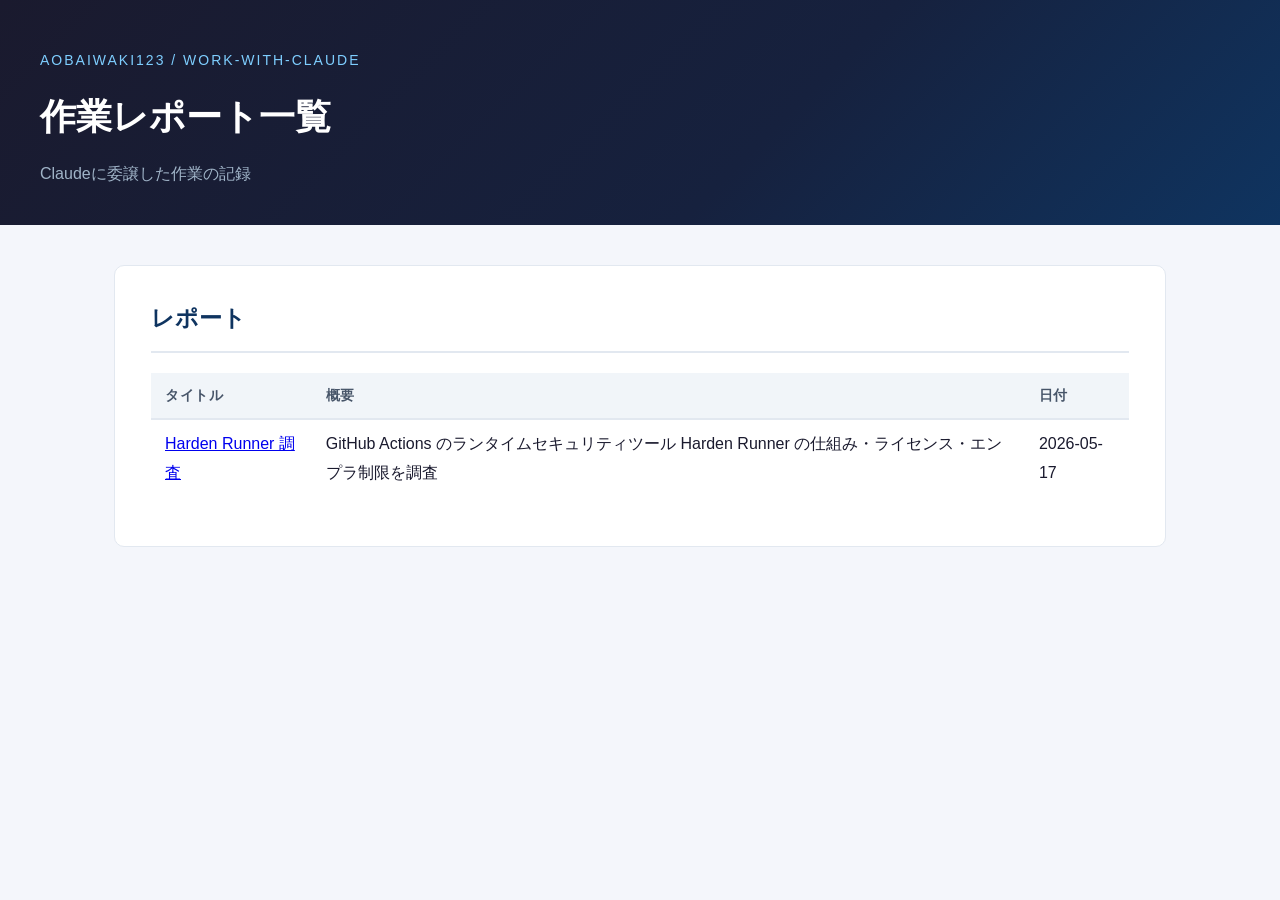
<file: index.html>
<!DOCTYPE html>
<html lang="ja">
<head>
  <meta charset="UTF-8">
  <meta name="viewport" content="width=device-width, initial-scale=1.0">
  <title>work-with-claude</title>
  <link rel="stylesheet" href="styles.css">
</head>
<body>

<header>
  <div class="label">AobaIwaki123 / work-with-claude</div>
  <h1>作業レポート一覧</h1>
  <div class="meta">Claudeに委譲した作業の記録</div>
</header>

<div class="container">

  <section>
    <h2>レポート</h2>
    <table>
      <tr>
        <th>タイトル</th>
        <th>概要</th>
        <th>日付</th>
      </tr>
      <tr>
        <td><a href="harden-runner-report.html">Harden Runner 調査</a></td>
        <td>GitHub Actions のランタイムセキュリティツール Harden Runner の仕組み・ライセンス・エンプラ制限を調査</td>
        <td>2026-05-17</td>
      </tr>
    </table>
  </section>

</div>

</body>
</html>
</file>
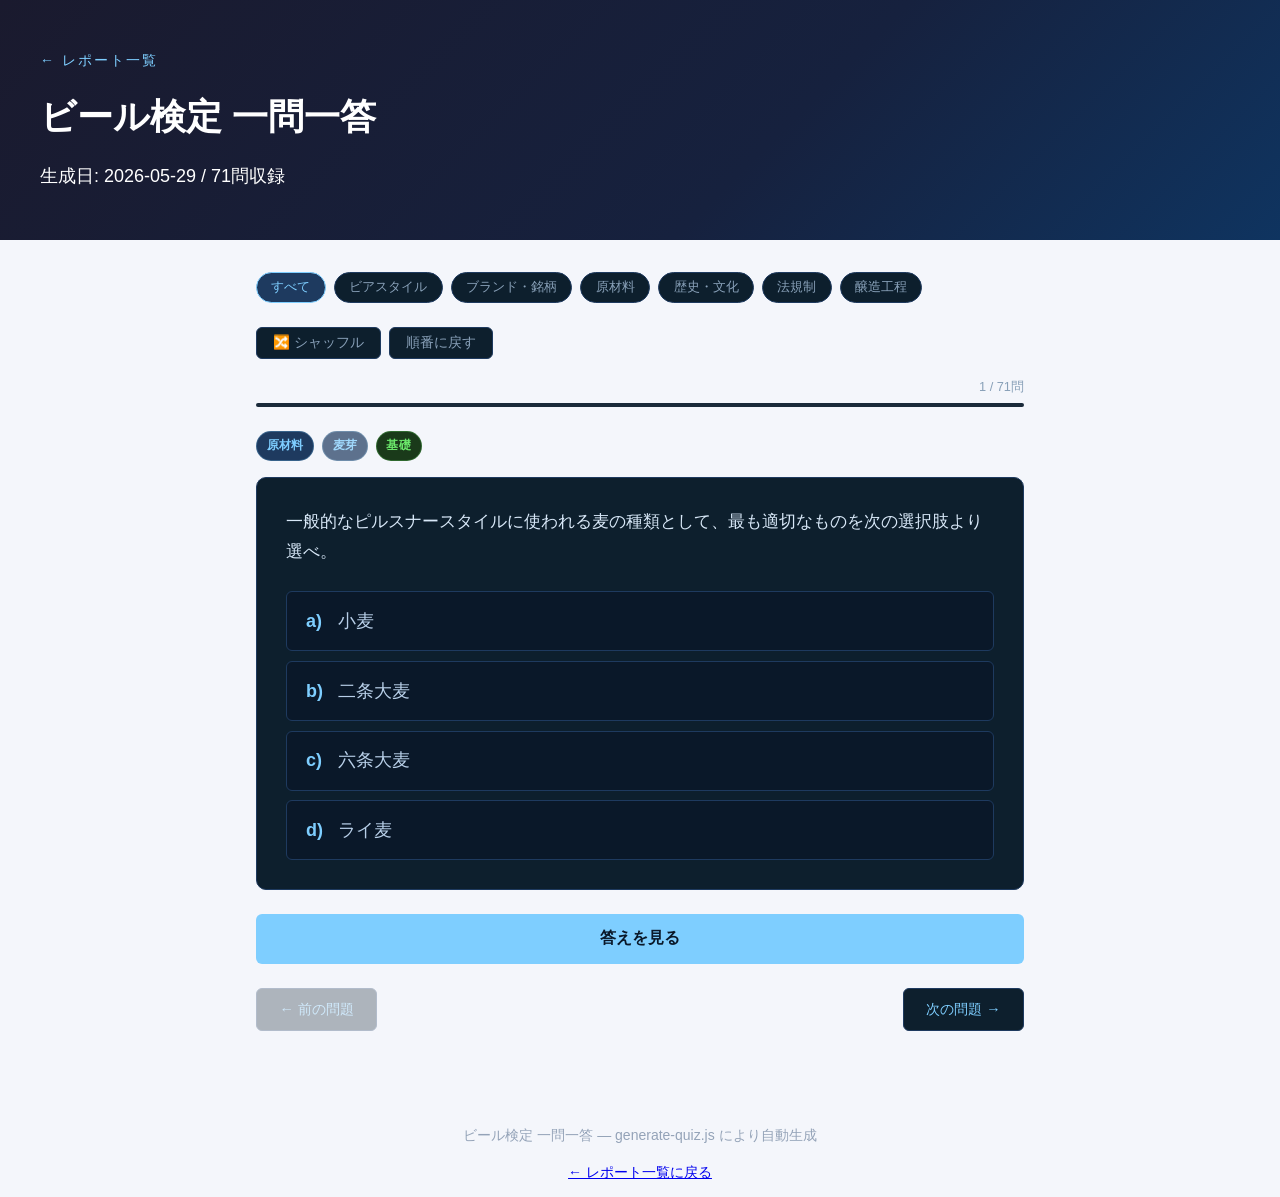
<file: beer-kentei/quiz.html>
<!DOCTYPE html>
<html lang="ja">
<head>
  <meta charset="UTF-8">
  <meta name="viewport" content="width=device-width, initial-scale=1.0">
  <title>ビール検定 一問一答</title>
  <link rel="stylesheet" href="../styles.css">
  <style>
    .quiz-wrap { max-width: 800px; margin: 0 auto; padding: 2rem 1rem; }

    .quiz-meta { display: flex; gap: .5rem; flex-wrap: wrap; margin-bottom: 1rem; align-items: center; }
    .badge { font-size: .75rem; padding: .2rem .6rem; border-radius: 999px; font-weight: 600; }
    .badge-cat { background: #1e3a5f; color: #7eceff; border: 1px solid #7eceff44; }
    .badge-diff-基礎 { background: #1a3a1a; color: #6be86b; border: 1px solid #6be86b44; }
    .badge-diff-応用 { background: #3a2e00; color: #f0c040; border: 1px solid #f0c04044; }
    .badge-diff-発展 { background: #3a1a1a; color: #f07070; border: 1px solid #f0707044; }

    .progress-bar { height: 4px; background: #1a2a3a; border-radius: 2px; margin-bottom: 1.5rem; }
    .progress-fill { height: 100%; background: #7eceff; border-radius: 2px; transition: width .3s; }
    .progress-label { font-size: .8rem; color: #88a0b8; text-align: right; margin-bottom: .3rem; }

    .question-card { background: #0d1f2d; border: 1px solid #1e3a5f; border-radius: 10px; padding: 1.8rem; margin-bottom: 1.5rem; }
    .question-text { font-size: 1.05rem; line-height: 1.8; color: #d8e8f8; margin-bottom: 1.5rem; }
    .choices { list-style: none; padding: 0; margin: 0; display: flex; flex-direction: column; gap: .6rem; }
    .choice-item { padding: .8rem 1.2rem; border-radius: 6px; border: 1px solid #1e3a5f; background: #0a1829; color: #b8cfe8; cursor: default; display: flex; gap: .8rem; transition: background .2s; }
    .choice-key { font-weight: 700; color: #7eceff; min-width: 1.2rem; }
    .choice-item.correct { background: #0a2a0a; border-color: #4a9a4a; color: #a0e0a0; }
    .choice-item.wrong  { background: #2a0a0a; border-color: #9a4a4a; color: #d08080; opacity: .7; }

    .btn-reveal { display: block; width: 100%; padding: .9rem; border: none; border-radius: 6px; background: #7eceff; color: #0a1829; font-size: 1rem; font-weight: 700; cursor: pointer; margin-bottom: 1rem; transition: opacity .2s; }
    .btn-reveal:hover { opacity: .85; }
    .btn-reveal:disabled { opacity: .4; cursor: default; }

    .answer-section { display: none; }
    .answer-section.visible { display: block; }
    .answer-label { font-size: .85rem; color: #88a0b8; margin-bottom: .4rem; }
    .answer-text { font-size: 1.1rem; font-weight: 700; color: #7eceff; margin-bottom: 1.2rem; }
    .explanation { background: #081522; border-left: 3px solid #7eceff44; border-radius: 0 6px 6px 0; padding: 1.2rem 1.4rem; font-size: .92rem; line-height: 1.8; color: #b0c8e0; }
    .explanation h3 { color: #7eceff; font-size: 1rem; margin: 1.2rem 0 .4rem; }
    .explanation h4 { color: #a8c8e8; font-size: .9rem; margin: 1rem 0 .3rem; }
    .explanation table { border-collapse: collapse; width: 100%; margin: .8rem 0; font-size: .85rem; }
    .explanation th, .explanation td { border: 1px solid #1e3a5f; padding: .4rem .7rem; text-align: left; }
    .explanation th { background: #0d1f2d; color: #7eceff; }
    .explanation ul { padding-left: 1.4rem; margin: .5rem 0; }
    .explanation p { margin: .5rem 0; }
    .explanation strong { color: #e8d890; }
    .explanation code { background: #0a1829; padding: .1rem .4rem; border-radius: 3px; font-size: .85em; }
    .explanation pre { background: #0a1829; border: 1px solid #1e3a5f; border-radius: 6px; padding: 1rem; overflow-x: auto; }

    .nav-row { display: flex; gap: .8rem; align-items: center; justify-content: space-between; }
    .btn-nav { padding: .7rem 1.4rem; border: 1px solid #1e3a5f; border-radius: 6px; background: #0d1f2d; color: #7eceff; font-size: .9rem; cursor: pointer; transition: background .2s; }
    .btn-nav:hover { background: #1e3a5f; }
    .btn-nav:disabled { opacity: .3; cursor: default; }

    .filter-row { display: flex; flex-wrap: wrap; gap: .5rem; margin-bottom: 1.5rem; }
    .filter-btn { padding: .35rem .9rem; border: 1px solid #1e3a5f; border-radius: 999px; background: #0d1f2d; color: #88a0b8; font-size: .8rem; cursor: pointer; transition: all .2s; }
    .filter-btn.active { background: #1e3a5f; color: #7eceff; border-color: #7eceff; }

    .shuffle-row { display: flex; gap: .5rem; margin-bottom: 1rem; align-items: center; }
    .btn-shuffle { padding: .4rem 1rem; border: 1px solid #1e3a5f; border-radius: 6px; background: #0d1f2d; color: #88a0b8; font-size: .85rem; cursor: pointer; }
    .btn-shuffle:hover { background: #1e3a5f; color: #7eceff; }
    .score-label { font-size: .85rem; color: #88a0b8; margin-left: auto; }
  </style>
</head>
<body>
  <header>
    <div class="label"><a href="../index.html" style="color:#7eceff;text-decoration:none;">← レポート一覧</a></div>
    <h1>ビール検定 一問一答</h1>
    <p>生成日: 2026-05-29 / 71問収録</p>
  </header>

  <main class="quiz-wrap">
    <!-- フィルター -->
    <div class="filter-row" id="filterRow">
      <button class="filter-btn active" data-cat="">すべて</button>
      <button class="filter-btn" data-cat="ビアスタイル">ビアスタイル</button>
      <button class="filter-btn" data-cat="ブランド・銘柄">ブランド・銘柄</button>
      <button class="filter-btn" data-cat="原材料">原材料</button>
      <button class="filter-btn" data-cat="歴史・文化">歴史・文化</button>
      <button class="filter-btn" data-cat="法規制">法規制</button>
      <button class="filter-btn" data-cat="醸造工程">醸造工程</button>
    </div>

    <div class="shuffle-row">
      <button class="btn-shuffle" id="btnShuffle">🔀 シャッフル</button>
      <button class="btn-shuffle" id="btnReset">順番に戻す</button>
      <span class="score-label" id="scoreLabel"></span>
    </div>

    <!-- プログレス -->
    <div class="progress-label" id="progressLabel"></div>
    <div class="progress-bar"><div class="progress-fill" id="progressFill"></div></div>

    <!-- 問題カード -->
    <div class="quiz-meta" id="quizMeta"></div>
    <div class="question-card">
      <div class="question-text" id="questionText"></div>
      <ul class="choices" id="choiceList"></ul>
    </div>

    <button class="btn-reveal" id="btnReveal">答えを見る</button>

    <div class="answer-section" id="answerSection">
      <div class="answer-label">正解</div>
      <div class="answer-text" id="answerText"></div>
      <div class="explanation" id="explanationDiv"></div>
    </div>

    <!-- ナビゲーション -->
    <div class="nav-row" style="margin-top:1.5rem;">
      <button class="btn-nav" id="btnPrev">← 前の問題</button>
      <button class="btn-nav" id="btnNext">次の問題 →</button>
    </div>
  </main>

  <footer>
    <p>ビール検定 一問一答 — generate-quiz.js により自動生成</p>
    <p><a href="../index.html">← レポート一覧に戻る</a></p>
  </footer>

  <script>
    const ALL = [{"id":"001","category":"原材料","subcategory":"麦芽","difficulty":"基礎","topic":"二条大麦とピルスナー","keywords":["二条大麦","六条大麦","ピルスナー","麦芽","原材料","小麦","ライ麦"],"title":"ピルスナーに使われる麦の種類","questionText":"一般的なピルスナースタイルに使われる麦の種類として、最も適切なものを次の選択肢より選べ。","choices":[{"key":"a","text":"小麦"},{"key":"b","text":"二条大麦"},{"key":"c","text":"六条大麦"},{"key":"d","text":"ライ麦"}],"answer":"b) 二条大麦","answerKey":"b","explanationHtml":"<h3>なぜ正解か</h3>\n<p>二条大麦（<em>Hordeum vulgare</em> var. <em>distichon</em>）はビール醸造用の主要穀物として世界中で最も多く使われている品種。穂の左右に2列だけ実がつく（二条）ため、粒が大きく均一に育ち、デンプン含有量が高くタンパク質が比較的少ない。これによりビール醸造に理想的な特性（高い糖化効率・澄んだ麦汁）を発揮する。ピルスナーは淡色で軽快な飲み口が特徴であり、この方向性を最大限に引き出すために二条大麦麦芽が採用される。</p>\n<h3>背景知識</h3>\n<h4>大麦の条性（じょうせい）</h4>\n<p>大麦は穂に実がつく列数によって分類される。</p>\n<table><tr><th>種類</th><th>列数</th><th>特徴</th></tr><tr><td>二条大麦</td><td>2列</td><td>粒が大きく均一、デンプン多、タンパク質少、醸造用に最適</td></tr><tr><td>六条大麦</td><td>6列</td><td>粒が小さく不均一になりがち、タンパク質多、食用・飼料用が主</td></tr></table>\n<p>二条大麦の産地は欧州（ドイツ・チェコ・イギリスなど）、オーストラリア、カナダなどが有名。日本では「サチホゴールデン」「ニシノホシ」などの二条大麦品種がビール麦として栽培されている。</p>\n<h4>六条大麦のビール醸造への使用</h4>\n<p>六条大麦は主に食用・飼料用だが、ビール醸造に使用されないわけではない。日本では一部のクラフトビールや大手ビールメーカーが六条大麦を使った商品を展開している。ただし「一般的なピルスナー」の主原料としては二条大麦が標準。</p>\n<h4>小麦麦芽（ヴァイツェンとの関係）</h4>\n<p>小麦をビール原料に使う代表スタイルはヴァイツェン（白ビール）。小麦麦芽は独特のバナナや丁子のような香りをもたらすが、タンパク質が多くろ過が難しいため、ピルスナーの原料には使われない。</p>\n<h4>ライ麦</h4>\n<p>ライ麦を使ったビールは「ロッゲンビア（Roggenbier）」と呼ばれる。β-グルカンが多くフィルトレーションが困難で、非常に少数のクラフトビールにのみ使用される特殊な原料。</p>\n<h3>各選択肢の補足</h3>\n<ul><li><strong>a) 小麦</strong>: ヴァイツェン・ヴィットなど白ビール系スタイルに使用。ピルスナーには不適。</li><li><strong>b) 二条大麦</strong>: ✓ 正解。ビール醸造で最も普及した品種。ピルスナーの標準原料。</li><li><strong>c) 六条大麦</strong>: 一部のビールに使用実績はあるが、ピルスナーの「一般的」な選択ではない。</li><li><strong>d) ライ麦</strong>: ロッゲンビアなど特殊スタイル向け。ピルスナーには使用されない。</li></ul>\n<h3>覚え方・関連事項</h3>\n<ul><li><strong>「二条 = ビール、六条 = 食卓」</strong> と覚えると区別しやすい</li><li>ビール原料として麦を扱う問題では「二条大麦が基本」が頻出のポイント</li><li>条件付き例外（六条大麦を使うビールも存在する）は引っかけとして出題されやすい</li><li>ピルスナーの定義：チェコのピルゼン発祥、淡色・下面発酵・ホップ香が特徴</li></ul>"},{"id":"002","category":"ビアスタイル","subcategory":"エールスタイル","difficulty":"基礎","topic":"アルトビール","keywords":["アルト","デュッセルドルフ","上面発酵","ドイツビール","エール","ラインラント","銅色","苦味"],"title":"アルトビール：デュッセルドルフ発祥の「古き」エール","questionText":"ドイツ・デュッセルドルフで発展したビアスタイルで、「古い」を意味するドイツ語がスタイル名の由来の一つとされている。このビアスタイルを次の選択肢より選べ。","choices":[{"key":"a","text":"アビイビール"},{"key":"b","text":"アルト"},{"key":"c","text":"シュヴァルツ"},{"key":"d","text":"ラオホ"}],"answer":"b) アルト","answerKey":"b","explanationHtml":"<h3>なぜ正解か</h3>\n<p>「アルト（Alt）」はドイツ語で「古い（old）」を意味する。これは19世紀後半に下面発酵（ラガー）ビールが普及する以前から、ドイツで伝統的に造られていた上面発酵（エール）製法を指している。「古い製法で造られたビール」という意味で「アルトビール」と呼ばれるようになった。デュッセルドルフはこのスタイルの本場であり、現地ではシンプルに「Alt」と呼ばれて親しまれている。</p>\n<h3>背景知識</h3>\n<h4>スタイルの特徴</h4>\n<p>アルトビールは上面発酵酵母を使用して醸造されるが、発酵・熟成温度はラガーに近い低温（約8〜15℃）で管理される。このため、エールでありながらラガーのような滑らかでクリーンな飲み口を持つ。</p>\n<ul><li><strong>色</strong>: 琥珀色〜銅赤色（SRM 11〜17程度）</li><li><strong>ABV</strong>: 4.5〜5.2%程度</li><li><strong>苦味</strong>: ホップの苦味がはっきりと感じられる（IBU 25〜50程度）</li><li><strong>風味</strong>: 麦芽のコクとホップのバランスが良く、フルーティなエステルは控えめ</li></ul>\n<h4>デュッセルドルフとの関係</h4>\n<p>デュッセルドルフはライン川沿いに位置するドイツ・ノルトライン＝ヴェストファーレン州の都市。アルトビールはこの地域に根付いた地酒的存在で、地元の醸造所（ウリゲ、シュリュッセル、フッフェンなど）が旧市街の醸造所直営パブで提供する文化が今も残る。</p>\n<h4>ラガーとの関係</h4>\n<p>19世紀以降、冷蔵技術の発達とともに下面発酵のラガービールがドイツ全土に普及した。しかしデュッセルドルフをはじめとする一部の地域では、あえて伝統的な上面発酵製法を守り続けた。その姿勢が「アルト（古い）」という名前に込められている。</p>\n<h4>類似スタイルとの比較</h4>\n<table><tr><th>スタイル</th><th>発酵</th><th>産地</th><th>特徴</th></tr><tr><td>アルト</td><td>上面（低温熟成）</td><td>デュッセルドルフ</td><td>銅色・ホップ苦味</td></tr><tr><td>ケルシュ</td><td>上面（低温熟成）</td><td>ケルン</td><td>淡色・爽やか</td></tr><tr><td>バイエルン式エール</td><td>上面</td><td>バイエルン</td><td>フルーティ</td></tr></table>\n<h3>各選択肢の補足</h3>\n<ul><li><strong>a) アビイビール</strong>: ベルギーのアベイ（修道院）ビール。修道院またはその認定を受けた醸造所で造られるビールで、ベルギーのスタイル。デュッセルドルフとは無関係。</li><li><strong>b) アルト</strong>: ✓ 正解。ドイツ語で「古い」を意味し、デュッセルドルフを中心に発展した上面発酵ビール。</li><li><strong>c) シュヴァルツ</strong>: ドイツ語で「黒い」を意味する黒ビール。下面発酵（ラガー）スタイルで、特にチューリンゲン地方やフランコニア地方が産地として知られる。名前の由来は「黒」であり「古い」ではない。</li><li><strong>d) ラオホ</strong>: ドイツ語で「煙」を意味する燻製麦芽を使ったビール。バンベルク（フランコニア地方）が本場。スモーキーな風味が特徴で、名前の由来は「煙」。</li></ul>\n<h3>覚え方・関連事項</h3>\n<ul><li><strong>「Alt = 古い」</strong>：英語の「old」と同源。「alte（古い）＋ Bier（ビール）」＝昔ながらの製法のビール</li><li><strong>デュッセルドルフ＝アルト、ケルン＝ケルシュ</strong>：ともにライン川沿いの都市で、それぞれ独自の上面発酵ビールを持つライバル関係</li><li><strong>ドイツの「古い製法」は上面発酵</strong>：ラガーが主流になる前、ヨーロッパのビールはほぼすべてエール（上面発酵）だった</li><li>ケルシュとアルトはともにドイツのEU地理的表示保護（PGI）を受けており、正式名称として使用できる産地が定められている</li></ul>"},{"id":"002","category":"醸造工程","subcategory":"発酵・熟成","difficulty":"基礎","topic":"若ビール","keywords":["若ビール","主発酵","貯酒タンク","熟成","二次発酵","ラガリング","酵母","未熟香"],"title":"若ビール：主発酵後・熟成前のビール","questionText":"主発酵工程が終了し、貯酒タンクで熟成させる前のビールを何というか。次の選択肢より選べ。","choices":[{"key":"a","text":"若ビール"},{"key":"b","text":"青ビール"},{"key":"c","text":"無ろ過ビール"},{"key":"d","text":"素ビール"}],"answer":"a) 若ビール","answerKey":"a","explanationHtml":"<h3>なぜ正解か</h3>\n<p>主発酵（一次発酵）が終了したばかりのビールは、まだ味が粗く、硫黄臭や未熟な香り成分（ジアセチルなど）が残っている。熟成によって丸みのある味わいに仕上がる前の「未完成な状態」を指して<strong>若ビール（わかビール）</strong>と呼ぶ。「若い＝未熟・成長途中」という日本語の語感をそのまま当てた用語で、英語では \"green beer\" とも呼ばれる。</p>\n<h3>背景知識</h3>\n<h4>ビールの製造工程の流れ</h4>\n<pre><code>仕込み（糖化・ろ過）→ 煮沸・ホップ添加 → 冷却 → 主発酵 → [若ビール] → 貯酒（熟成） → ろ過 → 製品</code></pre>\n<h4>主発酵（一次発酵）</h4>\n<ul><li>酵母が麦汁中の糖をアルコールと CO₂ に分解する工程</li><li>ラガービールでは約 8〜15°C で 7〜10 日間程度かけて行われる</li><li>発酵が終わると酵母は沈降し、ビールの液面が落ち着く</li></ul>\n<h4>貯酒・熟成（ラガリング）</h4>\n<ul><li>若ビールを <strong>貯酒タンク（ラガータンク）</strong> に移して低温（0°C前後）で熟成させる工程</li><li>熟成の目的：</li></ul>  1. **ジアセチルの除去**：酵母が二酢酸様の不快な風味物質を再吸収する\n<p>  2. <strong>硫黄化合物の揮散</strong>：硫化水素などが自然に抜けていく</p>\n<p>  3. <strong>タンパク質・酵母の沈降</strong>：ビールの清澄化</p>\n<p>  4. <strong>炭酸ガスの溶解</strong>：炭酸が馴染み、口当たりが滑らかになる</p>\n<p>  5. <strong>香味成分の調和</strong>：各成分がバランスよく整う</p>\n<h4>熟成期間</h4>\n<ul><li>大量生産のラガーでは数週間〜1か月程度</li><li>クラフトビールや伝統的なラガーでは数か月以上かける場合もある</li><li>「ラガー」の語源はドイツ語の <strong>lagern（貯蔵する）</strong> に由来する</li></ul>\n<h3>各選択肢の補足</h3>\n<ul><li><strong>a) 若ビール</strong>: ✓ 正解。主発酵終了後・熟成前の未熟なビールの正式名称。</li><li><strong>b) 青ビール</strong>: 誤り。英語の \"green beer\"（若ビールの英語訳）を直訳したような語感だが、日本語の正式用語は「若ビール」。「青ビール」という工程上の専門用語は存在しない。</li><li><strong>c) 無ろ過ビール</strong>: 誤り。ろ過工程を経ていないビール（酵母や澱が残った状態）の総称。製造工程の位置が異なり、熟成後に該当する場合もある。クラフトビールや「白ビール（ヴァイツェン）」が代表例。</li><li><strong>d) 素ビール</strong>: 誤り。ビール業界の工程用語としては使われない造語。「素」は「加工前・添加前」のニュアンスを持つが、この文脈では不正確。</li></ul>\n<h3>覚え方・関連事項</h3>\n<ul><li><strong>「若い＝未熟」</strong> のイメージで覚える。人間でも「若い」は「まだ成長途中」を意味するのと同じ。</li><li>英語の <strong>\"green beer\"</strong> は「若ビール」の直訳で、試験では英語との対応も意識すると理解が深まる。</li><li><strong>主発酵 → 若ビール → 貯酒（熟成） → ろ過 → 製品</strong> という工程の流れをセットで覚えておくと、関連問題にも対応しやすい。</li><li>ジアセチルは「バタースコッチ」のような風味を持つ欠陥臭として知られており、熟成で取り除かれることも関連知識として押さえておくと良い。</li></ul>"},{"id":"003","category":"歴史・文化","subcategory":"ビアカクテル","difficulty":"基礎","topic":"シャンディガフ","keywords":["シャンディガフ","ビアカクテル","ジンジャーエール","ビアスプリッツァー","ブラックベルベット","レッドアイ","1対1","混合比率"],"title":"シャンディガフ：ビールとジンジャーエールのビアカクテル","questionText":"ビールを使ったカクテルにはさまざまな種類がある。ビールとジンジャーエールを１対１の割合で混ぜてつくるビアカクテルを次の選択肢より選べ。","choices":[{"key":"a","text":"シャンディガフ"},{"key":"b","text":"ビアスプリッツァー"},{"key":"c","text":"ブラックベルベット"},{"key":"d","text":"レッドアイ"}],"answer":"a) シャンディガフ","answerKey":"a","explanationHtml":"<h3>なぜ正解か</h3>\n<p>シャンディガフ（Shandy Gaff）は、<strong>ビールとジンジャーエールを1対1で割ったビアカクテル</strong>。ビールの苦みがジンジャーエールの甘みと辛みで和らぎ、アルコール度数が下がるため飲みやすく、夏場や食前酒として人気がある。イギリス発祥とされ、\"shandy\" とも略される。</p>\n<h3>背景知識</h3>\n<h4>主なビアカクテル一覧</h4>\n<table><tr><th>カクテル名</th><th>材料A</th><th>材料B</th><th>比率</th></tr><tr><td><strong>シャンディガフ</strong></td><td>ビール</td><td>ジンジャーエール</td><td>1:1</td></tr><tr><td><strong>ビアスプリッツァー</strong></td><td>ビール</td><td>白ワイン</td><td>1:1</td></tr><tr><td><strong>ブラックベルベット</strong></td><td>黒ビール（スタウト）</td><td>スパークリングワイン（白）</td><td>1:1</td></tr><tr><td><strong>レッドアイ</strong></td><td>ビール</td><td>トマトジュース</td><td>1:1</td></tr></table>\n<h4>シャンディガフの特徴</h4>\n<ul><li><strong>起源</strong>：19世紀のイギリスで生まれたとされる。\"Gaff\" はイギリス俗語で「場所・店」を意味し、パブで親しまれてきた。</li><li><strong>特徴</strong>：アルコール度数が約半分になり、ジンジャーの風味が爽やかさを加える。</li><li><strong>バリエーション</strong>：ジンジャーエールの代わりにジンジャービア（発酵させた生姜飲料）を使う場合もある。ジンジャービア版は「シャンディ」と呼ばれることが多い。</li></ul>\n<h4>ビアスプリッツァー</h4>\n<ul><li><strong>材料</strong>：ビール＋白ワイン（1:1）</li><li>ワインのフルーティな酸味とビールの苦みが合わさった軽やかな味わい。\"Spritzer\" はドイツ語で「泡・はじける」の意。</li></ul>\n<h4>ブラックベルベット</h4>\n<ul><li><strong>材料</strong>：黒ビール（ギネスなどスタウト）＋スパークリングワイン（シャンパンなど白）（1:1）</li><li>1861年にイギリスのロンドン、ブルックス・クラブで<strong>アルバート公の死を悼んで</strong>作られたとされる格調あるカクテル。黒ビールの層とシャンパンの層が美しく分かれる見た目も特徴。</li></ul>\n<h4>レッドアイ</h4>\n<ul><li><strong>材料</strong>：ビール＋トマトジュース（1:1）</li><li>名前の由来は「二日酔いで充血した目（red eye）」。二日酔いの朝に飲まれる「迎え酒」としても知られる。リコピンが豊富なトマトジュースでビールを割るため、見た目が赤い。</li></ul>\n<h3>各選択肢の補足</h3>\n<ul><li><strong>a) シャンディガフ</strong>: ✓ 正解。ビール＋ジンジャーエール（1:1）。イギリス発祥の定番ビアカクテル。</li><li><strong>b) ビアスプリッツァー</strong>: 誤り。ビール＋<strong>白ワイン</strong>（1:1）。ジンジャーエールではなくワインを使う。</li><li><strong>c) ブラックベルベット</strong>: 誤り。<strong>黒ビール</strong>＋<strong>スパークリングワイン（白）</strong>（1:1）。ビールの種類と混ぜる飲料が両方異なる。</li><li><strong>d) レッドアイ</strong>: 誤り。ビール＋<strong>トマトジュース</strong>（1:1）。ジンジャーエールではなく野菜ジュースを使う。</li></ul>\n<h3>覚え方・関連事項</h3>\n<ul><li><strong>混ぜるもので覚える頭文字</strong>：</li></ul>  - **シャ**ンディガフ → **ジ**ンジャーエール（「ジ」は清涼飲料）\n<p>  - <strong>ビ</strong>アスプリッツァー → <strong>ワ</strong>イン（「ビ」の仲間はワイン）</p>\n<p>  - <strong>ブ</strong>ラックベルベット → <strong>ス</strong>パークリングワイン＋<strong>黒</strong>ビール（黒い高級感）</p>\n<p>  - <strong>レ</strong>ッドアイ → <strong>ト</strong>マトジュース（「レッド＝赤＝トマト」）</p>\n<ul><li><strong>4つのカクテルはすべて1:1</strong>という点が試験頻出ポイント。比率は共通なので、<strong>何と何を混ぜるか</strong>を正確に覚えることが重要。</li></ul>\n<ul><li>ブラックベルベットは<strong>アルバート公の死（1861年）</strong>という歴史的背景を持つ唯一のカクテルで、歴史問題としても出題されることがある。</li></ul>"},{"id":"003","category":"歴史・文化","subcategory":"日本のビール史","difficulty":"発展","topic":"宝酒造と中びん","keywords":["宝酒造","中びん","500ml","昭和32年","1957年","業界初","日本ビール史"],"title":"日本初の中びん（500ml）ビールを発売したメーカー","questionText":"1957（昭和32）年、日本初の中びん（500ml）のビールを発売したメーカーを、次の選択肢より選べ。","choices":[{"key":"a","text":"アサヒビール"},{"key":"b","text":"オリオンビール"},{"key":"c","text":"キッコーマン"},{"key":"d","text":"宝酒造"}],"answer":"d) 宝酒造","answerKey":"d","explanationHtml":"<h3>なぜ正解か</h3>\n<p>宝酒造は1957（昭和32）年、当時のビール業界では存在しなかった<strong>中びん（500ml）</strong>サイズを日本で初めて発売した。大びんより25円安い<strong>100円</strong>という価格設定で、消費者の手の届きやすい選択肢として市場に投入した。宝酒造のビール事業は1957年から1967（昭和42）年の10年間に及んだ。</p>\n<h3>背景知識</h3>\n<h4>宝酒造のビール事業</h4>\n<p>宝酒造は焼酎・みりんで知られる酒類メーカーだが、1957〜1967年の10年間、ビール事業にも参入していた。中びんという新サイズの導入は、当時の大手4社（キリン・アサヒ・サッポロ・サントリー）とは異なる差別化戦略であった。結果的にビール事業からは撤退しているが、<strong>容量規格の先駆け</strong>という点で日本のビール史に名を残している。</p>\n<h4>当時のびんビール規格</h4>\n<p>戦後の日本では、主に<strong>大びん（633ml）</strong>が標準規格として流通していた。宝酒造が導入した中びん（500ml）は業界初のサイズであり、その後に広く普及する500ml缶・びんの原型ともいえる重要なイノベーションであった。</p>\n<h4>価格と市場戦略</h4>\n<p>大びんが125円前後で販売されていた時代に、中びんを<strong>100円</strong>という価格で投入。25円の差は当時の消費者にとって大きなメリットであり、小家族や一人飲みの需要を取り込もうとした戦略が読み取れる。</p>\n<h3>各選択肢の補足</h3>\n<ul><li><strong>a) アサヒビール</strong>: 明治時代から続く大手ビールメーカー。中びんの先駆けとは無関係。</li><li><strong>b) オリオンビール</strong>: 1957年に設立された沖縄のビールメーカー。設立年が一致するため紛らわしいが、中びん発売とは関係しない。</li><li><strong>c) キッコーマン</strong>: 醤油・食品メーカーであり、ビール事業への参入歴はない。選択肢の中で最も縁遠い誤答。</li><li><strong>d) 宝酒造</strong>: ✓ 正解。1957〜1967年にビール事業を展開し、業界初の中びん（500ml）を100円で発売。</li></ul>\n<h3>覚え方・関連事項</h3>\n<ul><li><strong>「宝の中びん」</strong> → 宝酒造が業界初の中びん（500ml）を発売</li><li>年号は <strong>1957（昭和32）年</strong>、価格は <strong>100円</strong>（大びんより25円安）</li><li>オリオンビールも1957年設立なので混同注意。オリオンは「設立年」、宝酒造は「中びん発売年」として区別する</li><li>宝酒造のビール事業期間：<strong>1957〜1967年（10年間）</strong>で撤退している点も出題されやすい</li></ul>"},{"id":"004","category":"原材料","subcategory":"ホップ","difficulty":"基礎","topic":"ホップの名産地","keywords":["ホップ","ハラタウ","ザーツ","テトナング","ドイツ","チェコ","アロマホップ","産地"],"title":"ホップの世界的名産地：ハラタウ・ザーツ・テトナング","questionText":"「ハラタウ地方」「ザーツ地方」「テトナング地方」に共通するものは何か、適切なものを次の選択肢より選べ。","choices":[{"key":"a","text":"大麦の名産地"},{"key":"b","text":"ホップの名産地"},{"key":"c","text":"ヴァイツェンの銘醸地"},{"key":"d","text":"ビアグラスの名産地"}],"answer":"b) ホップの名産地","answerKey":"b","explanationHtml":"<h3>なぜ正解か</h3>\n<p>3つの地方はいずれもホップの世界的名産地として知られる。</p>\n<ul><li><strong>ハラタウ（Hallertau）</strong>: ドイツ南東部・バイエルン州。世界最大のホップ産地。</li><li><strong>テトナング（Tettnang）</strong>: ドイツ南西部・バーデン＝ヴュルテンベルク州。ボーデン湖畔の産地。</li><li><strong>ザーツ（Saaz / チェコ語：Žatec）</strong>: チェコ北西部・ボヘミア地方。チェコを代表するアロマホップの産地。</li></ul>\n<p>これらはいずれも大麦でも小麦でもなく、ホップ（Humulus lupulus）の栽培地として歴史的に著名な地域である。</p>\n<h3>背景知識</h3>\n<h4>ホップとは</h4>\n<p>ホップはアサ科の多年生つる植物の毬花（球果）を乾燥させたもので、ビール醸造において以下の役割を担う。</p>\n<ul><li><strong>苦味の付与</strong>: α酸（フムロン等）が熱で異性化してイソα酸となり苦味を生む</li><li><strong>香りの付与</strong>: β酸・精油成分がフローラル・シトラス・ハーブなどの香りを与える</li><li><strong>防腐・泡持ち向上</strong>: 抗菌作用があり、かつては保存料として重要だった</li></ul>\n<h4>三大産地の特徴</h4>\n<table><tr><th>産地</th><th>国</th><th>代表品種</th><th>特徴</th></tr><tr><td>ハラタウ</td><td>ドイツ（バイエルン）</td><td>ハラタウアー、ペルレ、マグナム</td><td>世界最大産地、穏やかな香り</td></tr><tr><td>テトナング</td><td>ドイツ（バーデン）</td><td>テトナンガー</td><td>繊細なフローラル・スパイシー香</td></tr><tr><td>ザーツ</td><td>チェコ（ボヘミア）</td><td>ザーツ（サーズ）</td><td>ピルスナーに欠かせない上品な香り</td></tr></table>\n<h4>ノーブルホップ（貴族ホップ）</h4>\n<p>ハラタウアー・テトナンガー・ザーツ・シュパルター（ドイツ）の4品種は「ノーブルホップ」と総称される。α酸含量が低く苦味は穏やかだが、香りが繊細で上品なことが特徴。伝統的なヨーロッパスタイルのラガーに多用される。</p>\n<h4>その他の主要産地</h4>\n<ul><li><strong>アメリカ・ワシントン州ヤキマバレー</strong>: 世界屈指の産地。シトラ・カスケード・センテニアルなど新世代品種が多い</li><li><strong>イギリス・ケント州</strong>: イングリッシュエールに使われるフグル・イーストケントゴールディングスの産地</li><li><strong>オーストラリア・ニュージーランド</strong>: ネルソンソーヴィン（NZ）など独自品種が発展</li></ul>\n<h3>各選択肢の補足</h3>\n<ul><li><strong>a) 大麦の名産地</strong>: 誤り。大麦の主要産地はドイツ・フランス・イギリス・オーストラリア・カナダ等だが、ハラタウ・ザーツ・テトナングは大麦の産地として特に知られていない。</li><li><strong>b) ホップの名産地</strong>: ✓ 正解。3地方ともホップの世界的産地として歴史的に著名。</li><li><strong>c) ヴァイツェンの銘醸地</strong>: 誤り。ヴァイツェン（小麦ビール）はバイエルン地方全体のスタイルであり、これらの産地概念とは異なる。ハラタウはバイエルン内にあるが「ヴァイツェンの銘醸地」とは呼ばれない。</li><li><strong>d) ビアグラスの名産地</strong>: 誤り。ビアグラスの産地としては特に知られていない。ガラス工芸で有名な地方（ボヘミアはガラスでも有名だが）とこれらのホップ産地は別の文脈。</li></ul>\n<h3>覚え方・関連事項</h3>\n<ul><li><strong>「ハラテツザー」</strong>: <strong>ハラ</strong>タウ・<strong>テ</strong>トナング・<strong>ツ</strong>（ザー）ツ → 3大ホップ産地の頭文字</li><li><strong>国の対応</strong>: ハラタウとテトナングは<strong>ドイツ</strong>、ザーツは<strong>チェコ</strong>（旧ズデーテン地方のドイツ語名）</li><li><strong>ノーブルホップ4品種</strong>はこれら産地と紐づけて覚える：ハラタウアー（ハラタウ）、テトナンガー（テトナング）、ザーツ（ザーツ）、シュパルター（シュパルト）</li><li>ピルスナーウルケルのホップ香はザーツ産ホップによるもの。「ピルスナーといえばザーツ」</li></ul>"},{"id":"004","category":"醸造工程","subcategory":"ビール指標・用語","difficulty":"基礎","topic":"IBU・ABV","keywords":["IBU","ABV","苦味単位","アルコール度数","International Bitterness Units","Alcohol By Volume","容量パーセント"],"title":"ビールの指標：IBUとABVの意味","questionText":"「IBU」とは、ビールの苦味を示す数値であるが、「ABV」は何を示す数値か、次の選択肢より選べ。","choices":[{"key":"a","text":"アルコール度数"},{"key":"b","text":"アロマホップ使用比率"},{"key":"c","text":"麦芽使用比率"},{"key":"d","text":"平均麦汁濃度"}],"answer":"a) アルコール度数","answerKey":"a","explanationHtml":"<h3>なぜ正解か</h3>\n<p><strong>ABV</strong>は <strong>Alcohol By Volume</strong> の略称で、液体中のアルコール含有量を容量パーセント（vol%）で示す指標である。例えば「ABV 5%」は、100mlのビール中に5mlのアルコールが含まれることを意味する。ラベルや醸造記録に広く使われる国際的な標準表記であり、日本の「アルコール度数」と同義。</p>\n<h3>背景知識</h3>\n<h4>IBU（International Bitterness Units）</h4>\n<p>IBUは<strong>国際苦味単位</strong>で、ビールの苦みの強さを数値化したもの。ホップに含まれるアルファ酸が煮沸によってイソアルファ酸に変換される量をベースに算出される。</p>\n<table><tr><th>IBU目安</th><th>ビールの苦さの印象</th><th>代表スタイル</th></tr><tr><td>5〜15</td><td>ほぼ苦みなし</td><td>ウィート、ラガー系</td></tr><tr><td>20〜40</td><td>中程度の苦み</td><td>ペールエール、ピルスナー</td></tr><tr><td>40〜70</td><td>しっかりした苦み</td><td>IPA</td></tr><tr><td>70以上</td><td>強烈な苦み</td><td>ダブルIPA、インペリアルIPA</td></tr></table>\n<h4>ABV（Alcohol By Volume）</h4>\n<p>ABVはビールに限らず、ワイン・蒸留酒など全ての酒類に使われる世界標準の表記。日本の酒税法における「アルコール分」の定義（温度15℃における容量百分比）とほぼ同義である。</p>\n<p>一般的なビールのABV帯：</p>\n<ul><li><strong>ロービール・ノンアルコール</strong>: 0〜0.9%</li><li><strong>ライトビール</strong>: 3〜4%</li><li><strong>標準的なラガー</strong>: 4〜5%</li><li><strong>クラフト系エール・IPA</strong>: 5〜8%</li><li><strong>インペリアル系</strong>: 8%以上</li></ul>\n<h4>その他の主要な指標</h4>\n<ul><li><strong>OG（Original Gravity）</strong>: 発酵前の麦汁比重。糖分量の指標。</li><li><strong>FG（Final Gravity）</strong>: 発酵後の比重。残糖の多寡を示す。</li><li><strong>SRM / EBC</strong>: ビールの色の濃さを示す数値（SRMは米国基準、EBCは欧州基準）。</li></ul>\n<h3>各選択肢の補足</h3>\n<ul><li><strong>a) アルコール度数</strong>: ✓ 正解。ABV＝Alcohol By Volume、容量パーセントでアルコール量を示す。</li><li><strong>b) アロマホップ使用比率</strong>: 誤り。「A」から始まるホップ関連と連想しやすいが、そのような指標は存在しない。</li><li><strong>c) 麦芽使用比率</strong>: 誤り。麦芽比率に関係する指標はなく、ABVとは無関係。</li><li><strong>d) 平均麦汁濃度</strong>: 誤り。麦汁濃度を示す指標はOG（原麦汁比重）などが該当し、ABVではない。</li></ul>\n<h3>覚え方・関連事項</h3>\n<ul><li><strong>IBU</strong> = <strong>I</strong>nternational <strong>B</strong>itterness <strong>U</strong>nits → 「苦さ」の国際単位</li><li><strong>ABV</strong> = <strong>A</strong>lcohol <strong>B</strong>y <strong>V</strong>olume → 「アルコール」の容量比</li><li>頭文字を英語で展開すると自然に意味がわかる：<strong>A</strong>lcohol（アルコール）、<strong>B</strong>y Volume（容量ごとに）</li><li>セットで問われることが多いため、<strong>IBU＝苦み・ABV＝アルコール度数</strong>の対応をセットで覚える</li></ul>"},{"id":"004","category":"歴史・文化","subcategory":"ビール祭り・グラス","difficulty":"基礎","topic":"オクトーバーフェスト・マース","keywords":["オクトーバーフェスト","マース","Maß","1Lジョッキ","シュタンゲ","ポカール","ラドラー","ケルシュ"],"title":"オクトーバーフェストのマース：1Lジョッキの呼び名","questionText":"世界最大のビール祭り「オクトーバーフェスト」で提供される１Lのジョッキの呼び名を次の選択肢より選べ。","choices":[{"key":"a","text":"シュタンゲ"},{"key":"b","text":"ポカール"},{"key":"c","text":"ラドラー"},{"key":"d","text":"マース"}],"answer":"d) マース","answerKey":"d","explanationHtml":"<h3>なぜ正解か</h3>\n<p>オクトーバーフェストで提供されるビールはすべて <strong>マース（Maß）</strong> と呼ばれる<strong>1Lの取っ手付きジョッキ</strong>で提供される。ドイツ語の \"Maß\" は「升・計量」を意味する単語で、歴史的に1Lを基準単位としたことに由来する。オクトーバーフェストでは1L未満での提供は認められておらず、このマースが祭りの象徴となっている。</p>\n<h3>背景知識</h3>\n<h4>オクトーバーフェスト</h4>\n<ul><li><strong>開催地</strong>：ドイツ・ミュンヘン（バイエルン州）のテレジエンヴィーゼ広場</li><li><strong>開催期間</strong>：毎年9月中旬〜10月第1日曜日（約2週間）</li><li><strong>起源</strong>：1810年、バイエルン王太子ルートヴィヒ（後のルートヴィヒ1世）とテレーゼ王女の結婚式を祝う馬術競技会が起源。翌年以降も毎年開催されるようになった。</li><li><strong>規模</strong>：年間来場者約600万人、消費ビール量約700万Lに及ぶ世界最大のビール祭り</li><li><strong>提供ビール</strong>：ミュンヘン市内の6大醸造所（ホフブロイ、レーベンブロイ、パウラーナー、アウグスティナー、シュパーテン、ハッカー・プショール）のみが出店を許可される</li></ul>\n<h4>マース（Maß）の特徴</h4>\n<ul><li><strong>容量</strong>：1L（ミリリットル）</li><li><strong>形状</strong>：厚手のガラス製、大きな取っ手付き</li><li><strong>重量</strong>：ビールを入れると約1.3〜1.5kg になる</li><li><strong>価格</strong>：2024年時点で1杯15ユーロ前後（年々値上がりしている）</li><li><strong>法規制</strong>：オクトーバーフェストでは1L単位での提供が義務づけられており、「ハルベ（0.5L）」での注文はできない</li></ul>\n<h4>ドイツのビールグラス・器の種類</h4>\n<table><tr><th>名称</th><th>特徴</th><th>主に使われるビール</th></tr><tr><td><strong>マース（Maß）</strong></td><td>1L取っ手付きジョッキ</td><td>オクトーバーフェストビール、ラガー全般</td></tr><tr><td><strong>シュタンゲ（Stange）</strong></td><td>細長い円筒形（200〜300mL）</td><td>ケルシュ（ケルン地方）、アルトビール</td></tr><tr><td><strong>ポカール（Pokal）</strong></td><td>取っ手なし、足付きゴブレット型</td><td>ピルスナー、ボック等</td></tr><tr><td><strong>ヴァイツェングラス</strong></td><td>上部が広がる縦長グラス（500mL）</td><td>ヴァイツェン（小麦ビール）</td></tr><tr><td><strong>クルーグ（Krug）</strong></td><td>陶器製ジョッキ</td><td>バイエルン伝統スタイル</td></tr></table>\n<h4>ラドラー（Radler）</h4>\n<ul><li>ビールをレモネード（またはスプライトなどの柑橘系炭酸飲料）で割ったビアカクテル</li><li>名前の由来はドイツ語の「Radfahrer（自転車乗り）」。1922年にミュンヘン郊外のサイクリスト向け酒場で、在庫不足のため薄めて提供したことが起源とされる</li><li>アルコール度数が低く（約2〜3%）、夏の定番ドリンク</li><li>前問のシャンディガフとほぼ同義だが、ラドラーはドイツ・オーストリア圏の呼称</li></ul>\n<h3>各選択肢の補足</h3>\n<ul><li><strong>a) シュタンゲ</strong>: 誤り。ドイツ語で「棒・竿」を意味する<strong>細長い円筒形グラス</strong>（200〜300mL）。ケルン地方の<strong>ケルシュ</strong>専用グラスとして有名で、ウェイターが特製のトレー（Kranz＝花輪）に並べて運ぶ。</li><li><strong>b) ポカール</strong>: 誤り。<strong>取っ手がなく足のついたゴブレット型グラス</strong>。ワイングラスに似た形状で、ピルスナーやボックビールに使われることが多い。</li><li><strong>c) ラドラー</strong>: 誤り。これはグラスの名前ではなく、<strong>ビール＋レモネードのビアカクテル</strong>の名称。グラスと飲み物を混同させる引っかけ選択肢。</li><li><strong>d) マース</strong>: ✓ 正解。オクトーバーフェストで唯一使われる1L取っ手付きジョッキ。</li></ul>\n<h3>覚え方・関連事項</h3>\n<ul><li><strong>マース＝1L＝オクトーバーフェスト</strong>：この3つをセットで暗記する</li><li><strong>シュタンゲ＝細長い棒状＝ケルシュ</strong>：「シュタンゲ（Stange）＝棒」の意味からグラスの形を連想する</li><li><strong>ラドラーはカクテル名</strong>：グラス名と飲み物名の混同に注意。ラドラー（自転車乗り）＝ビール＋レモネードで覚える</li><li><strong>ポカール＝取っ手なし足あり</strong>：「ポカール（Pokal）」は英語の \"cup\" に相当するトロフィー型グラスをイメージする</li><li>試験では「マース＝何L？」という容量を問う問題も出やすいため、<strong>1L</strong> という数字を確実に覚えておく</li></ul>"},{"id":"005","category":"原材料","subcategory":"麦芽・大麦","difficulty":"応用","topic":"二条大麦と六条大麦","keywords":["二条大麦","六条大麦","プラネット","製麦","浸麦","糊粉層","胚乳","穀皮"],"title":"二条大麦と六条大麦：特徴と製麦の基礎知識","questionText":"ビール原料に使用される大麦に関する記述のうち、誤っているものを次の選択肢より選べ。","choices":[{"key":"a","text":"プラネットはヨーロッパ以外にオーストラリアでも代表的な品種である"},{"key":"b","text":"一般的に二条大麦は六条大麦に比べ、穀粒が小粒で穀皮が厚い傾向がある"},{"key":"c","text":"製麦工程での浸麦終了時点の大麦の水分含量は40〜45％である"},{"key":"d","text":"糊粉層は胚乳の一部であり、酵素の合成・分泌や発芽に必要なホルモンの伝達に関与する"}],"answer":"b) 一般的に二条大麦は六条大麦に比べ、穀粒が小粒で穀皮が厚い傾向がある","answerKey":"b","explanationHtml":"<h3>なぜ正解か</h3>\n<p>選択肢 b) は<strong>逆の記述</strong>であるため誤り。正しくは、<strong>二条大麦は六条大麦に比べて穀粒が大きく、穀皮が薄い</strong>傾向がある。</p>\n<ul><li>二条大麦：穀粒が<strong>大きい</strong>・穀皮が<strong>薄い</strong>・デンプン含量が<strong>多い</strong> → ビール醸造に最適</li><li>六条大麦：穀粒が<strong>小さい</strong>・穀皮が<strong>厚い</strong>・タンパク質・酵素力が<strong>高い</strong></li></ul>\n<p>穀皮が厚いと麦汁の苦み・渋みに影響するため、ビール醸造では穀皮の薄い二条大麦が世界的な主流となっている。</p>\n<h3>背景知識</h3>\n<h4>二条大麦と六条大麦の違い</h4>\n<p>「条数」とは、穂の列数を指す。穂軸の1節から伸びる小穂が2列のものが二条、6列のものが六条。</p>\n<table><tr><th>比較項目</th><th>二条大麦</th><th>六条大麦</th></tr><tr><td>穀粒の大きさ</td><td>大きい（均一）</td><td>小さい（不均一になりやすい）</td></tr><tr><td>穀皮の厚さ</td><td>薄い</td><td>厚い</td></tr><tr><td>デンプン含量</td><td>多い</td><td>少ない</td></tr><tr><td>タンパク質含量</td><td>少ない</td><td>多い</td></tr><tr><td>酵素力</td><td>低め</td><td>高い</td></tr><tr><td>ビール醸造への適性</td><td>高い（現在の主流）</td><td>やや低い（補助原料使用時に有利）</td></tr><tr><td>主な産地</td><td>ヨーロッパ、オーストラリア、北米</td><td>日本、北米の一部</td></tr></table>\n<p>&gt; 日本では古くから六条大麦が栽培されてきたが、ビール醸造向けには二条大麦を輸入・国産化している。</p>\n<h4>代表的な二条大麦品種</h4>\n<ul><li><strong>プラネット（Planet）</strong>：ヨーロッパ（特にドイツ・チェコ）とオーストラリアで広く栽培される醸造用品種。均一な粒揃いと高いエキス収量が特徴。</li><li><strong>スカーレット（Scarlett）</strong>：ヨーロッパ産の代表品種。安定した品質で世界的に使用される。</li><li><strong>ゴールデンプロミス（Golden Promise）</strong>：スコットランドの伝統品種。シングルモルトウイスキーや一部クラフトビールに使用される。</li><li><strong>はるな二条</strong>：日本国内で開発された醸造用二条大麦品種。</li></ul>\n<h4>製麦工程と浸麦（ちんばく）</h4>\n<p>製麦（モルティング）は大麦を麦芽（モルト）に加工する工程。主な流れは以下の通り。</p>\n<pre><code>大麦 → 浸麦（水分を吸わせる） → 発芽（根・葉芽を出させる） → 焙燥（乾燥・焙煎） → 麦芽</code></pre>\n<p><strong>浸麦（steeping）</strong>：</p>\n<ul><li>大麦を水に浸して水分を吸収させる工程</li><li>目的：発芽に必要な水分と酸素を供給する</li><li>浸麦開始時の大麦の水分含量：約<strong>12〜15%</strong></li><li><strong>浸麦終了時の水分含量：約40〜45%</strong>（選択肢 c の記述は正しい）</li><li>水浸け（浸水）と水切り（空気休止）を繰り返しながら水分を均一に吸収させる</li><li>所要時間：約40〜50時間</li></ul>\n<h4>大麦の構造と糊粉層（アリューロン層）</h4>\n<p>大麦粒は以下の主要部分から構成される。</p>\n<pre><code>[果皮・種皮（穀皮）] → 外層\n<p>[糊粉層（アリューロン層）] → 胚乳の最外層</p>\n<p>[デンプン胚乳（内乳）] → 主にデンプンを含む</p>\n<p>[胚（はい）] → 発芽の起点&lt;/code&gt;&lt;/pre&gt;</p>\n<p><strong>糊粉層（アリューロン層）</strong>：</p>\n<ul><li><strong>胚乳の一部</strong>（最外層）であり、選択肢 d の記述は正しい</li><li>発芽時に胚から分泌されるジベレリン（植物ホルモン）を受け取り、<strong>アミラーゼ・プロテアーゼなどの酵素を合成・分泌</strong>する</li><li>この酵素群がデンプン胚乳のデンプンやタンパク質を分解し、発酵に使える糖やアミノ酸を生成する（糖化の準備）</li></ul>\n<h3>各選択肢の補足</h3>\n<ul><li><strong>a) プラネットはヨーロッパ以外にオーストラリアでも代表的な品種である</strong>: 正しい記述。プラネットはヨーロッパとオーストラリア両方で広く栽培される主要醸造用品種。</li><li><strong>b) 一般的に二条大麦は六条大麦に比べ、穀粒が小粒で穀皮が厚い傾向がある</strong>: ✓ <strong>誤り（正解）</strong>。実際は逆で、二条大麦は穀粒が<strong>大きく</strong>、穀皮が<strong>薄い</strong>。</li><li><strong>c) 製麦工程での浸麦終了時点の大麦の水分含量は40〜45％である</strong>: 正しい記述。浸麦終了時の水分目標値は40〜45%で、これにより均一な発芽が促される。</li><li><strong>d) 糊粉層は胚乳の一部であり、酵素の合成・分泌や発芽に必要なホルモンの伝達に関与する</strong>: 正しい記述。糊粉層は胚乳最外層として、ジベレリンによるシグナルを受けて酵素を産生・分泌する重要な組織。</li></ul>\n<h3>覚え方・関連事項</h3>\n<ul><li><strong>二条＝大きい・薄い・ビール向き</strong>：「二条大麦はビール醸造の主役」と覚え、そこから「大粒・薄皮」を連想する</li><li><strong>六条＝小さい・厚い・酵素力高い</strong>：六条はタンパク質・酵素が豊富だが穀皮が厚くビールの品質に影響しやすい</li><li><strong>浸麦終了＝40〜45%</strong>：「浸麦で四十（40）五（5）分の水分」とリズムで覚える（ちなみに開始時は約12〜15%）</li><li><strong>糊粉層の役割</strong>：「ホルモン受容→酵素分泌」という2段階の連鎖を押さえる。ジベレリン→糊粉層→アミラーゼ産生の流れ</li><li>「誤っているものを選べ」型は、<strong>正しそうに見えるが逆になっている記述</strong>が狙われやすい。数値・方向性（大小・高低・厚薄）に特に注意する</li></ul>"},{"id":"005","category":"ブランド・銘柄","subcategory":"アメリカクラフトビール","difficulty":"応用","topic":"ボストン・ビールとサミュエル・アダムス","keywords":["ボストン・ビール","サミュエル・アダムス","ジム・コック","クラフトビール","アメリカ","マイクロブルワリー","クラフトビール運動"],"title":"ボストン・ビール社とアメリカクラフトビール運動の象徴「サミュエル・アダムス」","questionText":"1984年にジム・コックが創業し、アメリカのクラフトビール文化を象徴する存在となったビール会社として正しいものを、次の選択肢より選べ。","choices":[{"key":"a","text":"ABインベブ"},{"key":"b","text":"アンカー・ブリューイング"},{"key":"c","text":"ストーン・ブリューイング"},{"key":"d","text":"ボストン・ビール"}],"answer":"d) ボストン・ビール","answerKey":"d","explanationHtml":"<h3>なぜ正解か</h3>\n<p>ボストン・ビール社（The Boston Beer Company）は1984年にジム・コック（Jim Koch）がマサチューセッツ州ボストンで創業した。同社の主力ブランド「サミュエル・アダムス（Samuel Adams）」はアメリカ建国の父の一人であるサミュエル・アダムズに由来し、手作りの風味と個性を打ち出した。大量生産型ビールが市場を席巻していた当時に全国流通を実現し、クラフトビールが商業的に成立することを証明。同社は一時、アメリカ最大のクラフトブルワリーとなった。</p>\n<h3>背景知識</h3>\n<h4>アメリカのクラフトビール運動の流れ</h4>\n<p>1970〜80年代のアメリカでは、バドワイザー・ミラー・クアーズなど大手3社が市場の大半を占める寡占状態だった。1965年の禁酒法廃止後も地ビール文化は根付かず、薄くて飲みやすいライトラガーが主流だった。</p>\n<p>この状況に変化をもたらしたのが以下の出来事：</p>\n<ul><li><strong>1965年</strong>: アンカー・ブリューイングがフリッツ・メイタグに買収され復活</li><li><strong>1977年</strong>: 自家醸造（ホームブルーイング）の合法化（連邦法）</li><li><strong>1984年</strong>: ボストン・ビール社設立・サミュエル・アダムス発売</li><li><strong>1990年代〜</strong>: マイクロブルワリーが全米で急増</li></ul>\n<h4>ボストン・ビール社の特徴</h4>\n<ul><li><strong>創業者</strong>: ジム・コック（ハーバード大MBA・JD取得者、元コンサルタント）</li><li><strong>創業年</strong>: 1984年</li><li><strong>本社</strong>: マサチューセッツ州ボストン</li><li><strong>主力製品</strong>: サミュエル・アダムス ボストン・ラガー</li><li><strong>上場</strong>: 1995年にNYSE上場（ティッカー：SAM）</li></ul>\n<h4>サミュエル・アダムス（ブランド）</h4>\n<p>サミュエル・アダムズ（1722〜1803）はボストン出身の政治家・独立運動家で、醸造業者の家系にも連なる人物。ブランド名には「アメリカの伝統と自由への意志」が込められている。代表的な製品はボストン・ラガー（ビエナ・ラガースタイル）。</p>\n<h4>各選択肢の会社について</h4>\n<table><tr><th>会社名</th><th>国</th><th>特徴</th></tr><tr><td>ABインベブ</td><td>ベルギー（多国籍）</td><td>バドワイザー・コロナ等を持つ世界最大のビール会社</td></tr><tr><td>アンカー・ブリューイング</td><td>アメリカ（サンフランシスコ）</td><td>1896年創業、アメリカのクラフトビール復興の先駆け</td></tr><tr><td>ストーン・ブリューイング</td><td>アメリカ（カリフォルニア）</td><td>1996年創業、大胆なホップを使ったIPAで有名</td></tr><tr><td>ボストン・ビール</td><td>アメリカ（ボストン）</td><td>1984年創業、サミュエル・アダムスで有名</td></tr></table>\n<h3>各選択肢の補足</h3>\n<ul><li><strong>a) ABインベブ</strong>: 誤り。ABインベブ（Anheuser-Busch InBev）はバドワイザーを擁するアメリカ最大の大手ビールメーカー・アンハイザー・ブッシュとベルギーのインベブが2008年に合併した多国籍企業。クラフトビールとは対極の大量生産型。</li><li><strong>b) アンカー・ブリューイング</strong>: 誤り。アンカーはクラフトビール復興の先駆けだが、創業は1896年（再生は1965年）。ジム・コックの会社ではなく、設立年も異なる。</li><li><strong>c) ストーン・ブリューイング</strong>: 誤り。ストーン・ブリューイングはグレッグ・コックとスティーブ・ワグナーが1996年にカリフォルニア州で創業。ジム・コックとは別人であり、創業年も異なる。</li><li><strong>d) ボストン・ビール</strong>: ✓ 正解。1984年にジム・コックが創業、サミュエル・アダムスを世に広めたアメリカクラフトビールの象徴的企業。</li></ul>\n<h3>覚え方・関連事項</h3>\n<ul><li><strong>「1984年 + ジム・コック = ボストン・ビール = サミュエル・アダムス」</strong> をセットで覚える</li><li>ストーン・ブリューイングの共同創業者も「コック（Koch）」姓だが、<strong>グレッグ・コック</strong>（1996年創業）。ジム・コックとは別人。試験では混同に注意</li><li>アンカー・ブリューイングは「先駆け」、ボストン・ビールは「全国普及の象徴」と役割で区別する</li><li>サミュエル・アダムスのラベルの人物はアメリカ建国の父・サミュエル・アダムズ（政治家）</li><li>ボストン・ビールは後に「トゥルーリー」（ハードセルツァー）でも有名になる</li></ul>"},{"id":"005","category":"歴史・文化","subcategory":"日本のビール史","difficulty":"発展","topic":"福沢諭吉とビール","keywords":["福沢諭吉","片山淳之助","西洋衣食住","胸膈を開く","幕末・明治","ビール紹介","洋学者"],"title":"「其味至て苦けれど胸膈を開く」──福沢諭吉とビールの名言","questionText":"ビールについて「其味至て苦けれど胸膈を開く為に妙なり」という言葉を残した偉人を次の選択肢より選べ。","choices":[{"key":"a","text":"緒方 洪庵"},{"key":"b","text":"川本 幸民"},{"key":"c","text":"中江 兆民"},{"key":"d","text":"福沢 諭吉"}],"answer":"d) 福沢 諭吉","answerKey":"d","explanationHtml":"<h3>なぜ正解か</h3>\n<p>福沢諭吉は<strong>片山淳之助</strong>という別名義で著した『<strong>西洋衣食住</strong>』（1867年）の中でビールを紹介し、「其味至て苦けれど胸膈を開く為に妙なり」と記した。意味は「その味は非常に苦いが、腹を割って話す（打ち解ける）ために絶妙である」。苦みを正直に認めつつも、ビールのコミュニケーション効果を的確に表現した言葉として知られる。</p>\n<h3>背景知識</h3>\n<h4>福沢諭吉と西洋文化の紹介</h4>\n<p>福沢諭吉（1835〜1901）は慶應義塾の創設者・啓蒙思想家として名高いが、幕末期には<strong>片山淳之助</strong>という筆名で西洋の生活文化を紹介する著作を多数刊行した。『西洋衣食住』（1867年）はその代表作の一つで、衣・食・住にわたる西洋の習慣を日本人向けにわかりやすく解説した書物である。</p>\n<h4>「胸膈を開く」の意味</h4>\n<p>「胸膈（きょうかく）」とは胸と横隔膜の間を指す言葉で、転じて<strong>心の内側・本音</strong>を意味する。「胸膈を開く」＝腹を割って話す・打ち解ける・友人になる、という意。苦みというハードルを越えた先に社交的な効用がある、というビールの本質を見事に言い表している。</p>\n<h4>幕末・明治期の洋学者とビール</h4>\n<table><tr><th>人物</th><th>ビールとの関係</th></tr><tr><td>福沢諭吉</td><td>『西洋衣食住』でビールを「胸膈を開く」と紹介</td></tr><tr><td>川本幸民</td><td>1853年頃に日本で初めてビールを醸造した蘭学者</td></tr><tr><td>緒方洪庵</td><td>天然痘ワクチン普及などで知られる蘭学者・医師</td></tr><tr><td>中江兆民</td><td>フランス思想を紹介した自由民権運動の思想家</td></tr></table>\n<h4>日本のビール史における位置づけ</h4>\n<p>1853年の川本幸民による試醸から、1869年の横浜でのビール醸造所設立、1877年の札幌麦酒醸造所（現サッポロビール）設立へと続く流れの中で、福沢諭吉の著作はビールを<strong>文化・習慣として日本人に広める</strong>役割を担った。</p>\n<h3>各選択肢の補足</h3>\n<ul><li><strong>a) 緒方洪庵</strong>: 江戸末期の蘭学者・医師。天然痘ワクチン接種の普及に貢献した人物で、ビール関連の記述は特に知られていない。</li><li><strong>b) 川本幸民</strong>: 蘭学者で、1853年頃に日本で初めてビールを醸造したとされる人物。ビールと深く関わるが、この名言とは無関係。混同しやすいため要注意。</li><li><strong>c) 中江兆民</strong>: ルソーの思想を日本に紹介した「東洋のルソー」と称される自由民権運動の思想家。ビール関連の著述は特に知られていない。</li><li><strong>d) 福沢諭吉</strong>: ✓ 正解。別名・片山淳之助として著した『西洋衣食住』（1867年）でビールを紹介し、この名言を残した。</li></ul>\n<h3>覚え方・関連事項</h3>\n<ul><li><strong>「苦いけど心を開く」＝福沢諭吉</strong>：一万円札の人物が日本にビール文化を紹介したと覚える</li><li>著書名：<strong>『西洋衣食住』</strong>、筆名：<strong>片山淳之助</strong>（福沢諭吉の別名義）</li><li><strong>川本幸民</strong>（初醸造）と<strong>福沢諭吉</strong>（文化紹介）は混同しやすいのでセットで整理する</li></ul>  - 川本幸民 → **作った人**（1853年、日本初醸造）\n<p>  - 福沢諭吉 → <strong>広めた人</strong>（1867年、著作でビール紹介）</p>"},{"id":"006","category":"法規制","subcategory":"アルコールと健康","difficulty":"応用","topic":"アルコールと健康・男女差","keywords":["新久里浜式スクリーニングテスト","健康日本21","適正飲酒の10か条","体内水分量","血中アルコール濃度","男女差","多量飲酒","肝臓"],"title":"アルコールと健康：男女差と飲酒ガイドライン","questionText":"「アルコールと健康」に関する記述のうち、誤っているものを選べ。","choices":[{"key":"a","text":"新久里浜式アルコール症スクリーニングテストは男女別に作成されている"},{"key":"b","text":"「健康日本21（第三次）」では多量飲酒者の減少が目標とされている"},{"key":"c","text":"「適正飲酒の10か条」では定期検査の対象として肝臓が示されている"},{"key":"d","text":"一般的に女性の方が男性より体内の水分量が多く、血中アルコール濃度が上昇しやすい"}],"answer":"d) 一般的に女性の方が男性より体内の水分量が多く、血中アルコール濃度が上昇しやすい","answerKey":"d","explanationHtml":"<h3>なぜ正解か</h3>\n<p>選択肢 d) の前半「女性の方が男性より体内の水分量が多い」が<strong>誤り</strong>。正しくは逆で、<strong>女性は男性より体内の水分量が少ない</strong>。</p>\n<ul><li>男性の体内水分量：体重の約<strong>60%</strong></li><li>女性の体内水分量：体重の約<strong>55%</strong>（脂肪組織の割合が高いため水分割合が低い）</li></ul>\n<p>水分量が少ないと、同じ量のアルコールを摂取しても血液中に溶け込む水分が少ないため<strong>血中アルコール濃度が高くなる</strong>。そのため女性はアルコールの影響を受けやすく、同じ量を飲んでも酔いやすい。後半の「血中アルコール濃度が上昇しやすい」は正しいが、その理由として「水分量が多い」と書かれている点が誤り。</p>\n<h3>背景知識</h3>\n<h4>女性がアルコールの影響を受けやすい理由</h4>\n<p>1. <strong>体内水分量が少ない</strong>：脂肪組織はアルコールをほとんど含まないため、女性は相対的な水分量が少なく、血中アルコール濃度が高くなりやすい</p>\n<p>2. <strong>アルコール脱水素酵素（ADH）の活性が低い</strong>：胃粘膜での初回通過代謝が男性より低く、より多くのアルコールが血中に吸収される</p>\n<p>3. <strong>体重が少ない傾向がある</strong>：体重あたりのアルコール量が同じ飲酒量でも多くなる</p>\n<p>4. <strong>女性ホルモンの影響</strong>：エストロゲンがアルコール代謝に影響し、月経周期によっても酔いやすさが変化する</p>\n<p>これらの理由から、女性の「節度ある適度な飲酒」の目安は男性より少なく設定されている。</p>\n<h4>体内水分量と血中アルコール濃度の計算</h4>\n<p>血中アルコール濃度（BAC）は以下で概算できる：</p>\n<pre><code>BAC（%）≈ アルコール摂取量（g）÷（体重（kg）× 体内水分割合 × 1000）× 100</code></pre>\n<p>例：60kgの男性（水分60%）と55kgの女性（水分55%）がビール500mL（アルコール約20g）を飲んだ場合：</p>\n<ul><li>男性：20 ÷（60 × 0.60 × 1000）× 100 ≈ 0.056%</li><li>女性：20 ÷（55 × 0.55 × 1000）× 100 ≈ 0.066%</li></ul>\n<p>同じ量でも女性の方が高い血中アルコール濃度になることがわかる。</p>\n<h4>新久里浜式アルコール症スクリーニングテスト（KAST）</h4>\n<ul><li><strong>久里浜医療センター</strong>（独立行政法人国立病院機構）が開発したスクリーニングツール</li><li>アルコール依存症や問題飲酒のリスクを自己評価するための質問票</li><li><strong>男性版（KAST-M）と女性版（KAST-F）が別々に作成</strong>されており、それぞれ異なる項目・カットオフ値を持つ（選択肢 a は正しい）</li><li>飲酒量・飲酒行動・身体症状などに関する複数の質問から構成される</li></ul>\n<h4>健康日本21（第三次）とアルコール目標</h4>\n<ul><li>厚生労働省が策定する国民健康増進計画（2024〜2035年度）</li><li>アルコール関連の目標として以下を設定：</li></ul>  - **生活習慣病のリスクを高める量を飲酒している者の減少**\n<p>  - <strong>多量飲酒者（1日平均60g超）の減少</strong>（選択肢 b は正しい）</p>\n<p>  - 飲酒習慣のない者（機会飲酒含む）の増加</p>\n<p>&gt; 純アルコール量の目安：「節度ある適度な飲酒」は1日平均<strong>20g程度</strong>。ビール（5%）換算で約500mL（中瓶1本）。女性や高齢者はその半量が目安とされることが多い。</p>\n<h4>適正飲酒の10か条</h4>\n<p>公益社団法人アルコール健康医学協会が提唱。10番目の条項として「定期的に健康診断を」が含まれ、特に<strong>肝臓の状態を確認する検査</strong>（γ-GTP、AST、ALT等）が推奨されている（選択肢 c は正しい）。</p>\n<p>主な条項の内容：</p>\n<p>1. 談笑しながら楽しく飲む</p>\n<p>2. 食べながら飲む</p>\n<p>3. 自分のペースでゆっくりと</p>\n<p>4. 強い酒は薄めて飲む</p>\n<p>5. 週1〜2日は休肝日を</p>\n<p>6. 薬飲用時は禁酒する</p>\n<p>7. 妊娠中・授乳中は禁酒</p>\n<p>8. 飲酒後の運動・入浴は控える</p>\n<p>9. 人に酒を強要しない</p>\n<p>10. 定期的に健康診断を（<strong>肝臓を含む</strong>）</p>\n<h3>各選択肢の補足</h3>\n<ul><li><strong>a) 新久里浜式アルコール症スクリーニングテストは男女別に作成されている</strong>: 正しい記述。KAST-M（男性版）とKAST-F（女性版）が別に存在する。</li><li><strong>b) 「健康日本21（第三次）」では多量飲酒者の減少が目標とされている</strong>: 正しい記述。多量飲酒者の減少は健康日本21（第三次）の明示的な目標の一つ。</li><li><strong>c) 「適正飲酒の10か条」では定期検査の対象として肝臓が示されている</strong>: 正しい記述。第10条で定期健康診断（肝臓を含む）の受診が推奨されている。</li><li><strong>d) 一般的に女性の方が男性より体内の水分量が多く、血中アルコール濃度が上昇しやすい</strong>: ✓ <strong>誤り（正解）</strong>。女性は体内水分量が<strong>少ない</strong>ため血中アルコール濃度が上昇しやすい。</li></ul>\n<h3>覚え方・関連事項</h3>\n<ul><li><strong>女性の水分量は「少ない」</strong>：女性は脂肪が多く水分割合が低い（男性60%・女性55%）→ 酔いやすい</li><li><strong>KASTは男女別</strong>：「男女で飲酒パターンが違うから別々のテスト」と理解すると覚えやすい</li><li><strong>「誤り」の典型パターン</strong>：正しい結論（血中アルコール濃度が上昇しやすい）に、<strong>誤った理由</strong>（水分量が多い）を組み合わせた選択肢。結論だけ見ると正しそうに見えるため注意</li><li><strong>純アルコール20gの目安</strong>：ビール500mL、日本酒1合、ワイン200mL、焼酎（25度）100mL がおよそ20g相当</li><li>試験では「男女の体内水分量の大小」と「それが血中アルコール濃度に与える影響の方向」の両方が問われるため、論理の流れをセットで覚える</li></ul>"},{"id":"006","category":"ビアスタイル","subcategory":"エール","difficulty":"応用","topic":"イングリッシュブラウンエール","keywords":["イングリッシュブラウンエール","ペールエール","スタウト","モルト","ナッツ風味","ホップ","ブレタノマイセス"],"title":"イングリッシュブラウンエールの特徴","questionText":"次のうち、イングリッシュブラウンエールの特徴として適切なものを選べ。","choices":[{"key":"a","text":"ペールエールよりホップの苦味が強い"},{"key":"b","text":"焙煎香が非常に強くスタウトに近い"},{"key":"c","text":"ペールエールよりホップの苦味や香りが穏やかである"},{"key":"d","text":"酸味が強くブレット香が特徴である"}],"answer":"c) ペールエールよりホップの苦味や香りが穏やかである","answerKey":"c","explanationHtml":"<h3>なぜ正解か</h3>\n<p>イングリッシュブラウンエールは<strong>モルト主体</strong>のビアスタイルで、ホップの苦味・香りはペールエールより抑えられている。モルト由来の甘味・ナッツ・キャラメルのような風味が前面に出るのが最大の特徴。スタウトほど強い焙煎香はなく、全体としてバランスが取れた穏やかな飲み口が持ち味である。</p>\n<h3>背景知識</h3>\n<h4>イングリッシュブラウンエールとは</h4>\n<p>イギリス発祥のエールスタイルで、ローストした麦芽（クリスタルモルト・チョコレートモルトなど）を使用することで茶褐色（ブラウン）の色調と風味を生む。代表銘柄にはイギリスの <strong>Newcastle Brown Ale</strong>（ニューカッスル・ブラウンエール）がある。</p>\n<p>主な特徴：</p>\n<ul><li><strong>色</strong>: 濃い琥珀色〜茶褐色（SRM 12〜22程度）</li><li><strong>ABV</strong>: 4〜6%程度</li><li><strong>IBU</strong>: 20〜30程度（ペールエールより低め）</li><li><strong>風味</strong>: ナッツ、キャラメル、トースト、わずかなチョコレート</li><li><strong>口当たり</strong>: 柔らかく穏やか、後味にほのかな甘さ</li></ul>\n<h4>エールスタイルの苦味・焙煎強度の比較</h4>\n<table><tr><th>スタイル</th><th>ホップ苦味</th><th>焙煎香</th><th>特徴</th></tr><tr><td>ペールエール</td><td>中〜強</td><td>弱</td><td>ホップ香が前面</td></tr><tr><td><strong>イングリッシュブラウンエール</strong></td><td><strong>弱〜中</strong></td><td><strong>中程度</strong></td><td><strong>モルト・ナッツが主役</strong></td></tr><tr><td>スタウト</td><td>中</td><td>非常に強</td><td>ローストコーヒー・チョコレート</td></tr><tr><td>IPA</td><td>非常に強</td><td>弱</td><td>強烈なホップ苦味・香り</td></tr></table>\n<h4>ノーザン vs サザン：二つのブラウンエール</h4>\n<table><tr><th>タイプ</th><th>代表地域</th><th>特徴</th></tr><tr><td>サザン（南部）ブラウンエール</td><td>ロンドン周辺</td><td>やや甘め、低ABV（3〜4%）、軽い</td></tr><tr><td>ノーザン（北部）ブラウンエール</td><td>ニューカッスル周辺</td><td>やや辛口、中ABV（4〜5.5%）、すっきり</td></tr></table>\n<h4>ブレタノマイセス（ブレット）とは</h4>\n<p>選択肢dの「ブレット香」は<strong>ブレタノマイセス</strong>（Brett）という野生酵母に由来する香り。馬小屋・革・ファンキーと表現される独特の風味で、ランビックやサワーエールで見られる。イングリッシュブラウンエールとは全く異なる方向性のスタイルである。</p>\n<h3>各選択肢の補足</h3>\n<ul><li><strong>a) ペールエールよりホップの苦味が強い</strong>: 誤り。ブラウンエールはペールエールよりモルト主体でホップは穏やか。逆の説明である。</li><li><strong>b) 焙煎香が非常に強くスタウトに近い</strong>: 誤り。焙煎モルトは使うが「非常に強い」レベルではない。スタウトはローストバーレイなどで強烈な焙煎香を持ち、ブラウンエールとは別カテゴリ。</li><li><strong>c) ペールエールよりホップの苦味や香りが穏やかである</strong>: ✓ 正解。モルト主体でホップを抑えた穏やかな飲み口がブラウンエールの本質。</li><li><strong>d) 酸味が強くブレット香が特徴である</strong>: 誤り。これはサワーエールやランビック系の特徴。ブレタノマイセス由来の酸味・ファンキー香はブラウンエールとは無関係。</li></ul>\n<h3>覚え方・関連事項</h3>\n<ul><li><strong>ブラウンエール＝モルトの茶色、ホップ控えめ</strong>：色と味のイメージを一致させて覚える</li><li>ペールエール（ホップ主役）の<strong>対極</strong>がブラウンエール（モルト主役）と整理する</li><li>スタウトとの違い：焙煎の強度。スタウトは「黒くてコーヒーのよう」、ブラウンエールは「茶色くてナッツのよう」</li><li>ブレット香は<strong>サワー系</strong>の目印ワード。ブラウンエールとセットで出たら誤答と判断できる</li></ul>"},{"id":"006","category":"歴史・文化","subcategory":"日本ビール史","difficulty":"発展","topic":"明治時代のビール産業","keywords":["札幌麦酒醸造場","大倉喜八郎","渋沢栄一","ジャパン・ブルワリー・カンパニー","生田秀","内国勧業博覧会","明治ビール史","官営払下げ"],"title":"明治時代のビール史：札幌麦酒醸造場払下げと関係人物","questionText":"明治時代のビールに関する出来事のうち、誤っているものを選べ。","choices":[{"key":"a","text":"香港法人ジャパン・ブルワリー・カンパニーには明治期の増資で渋沢栄一が株主として加わった"},{"key":"b","text":"開拓使廃止後、1886年に北海道庁から札幌麦酒醸造場の払下げを受けたのが渋沢栄一であった"},{"key":"c","text":"生田秀の醸造所では近代ビールの三大発明が採用された"},{"key":"d","text":"桜田ビールと浅田ビールはイギリス流エールで内国勧業博覧会に入賞した"}],"answer":"b) 開拓使廃止後、1886年に北海道庁から札幌麦酒醸造場の払下げを受けたのが渋沢栄一であった","answerKey":"b","explanationHtml":"<h3>なぜ正解か（なぜbが誤りか）</h3>\n<p>1886年（明治19年）に北海道庁から札幌麦酒醸造場の払下げを受けたのは<strong>大倉喜八郎</strong>であり、渋沢栄一ではない。渋沢栄一が関与するのはその翌年（1887年）で、大倉喜八郎らとともに<strong>札幌麦酒会社</strong>を設立する段階においてである。「払下げを受けた人物」と「その後の会社設立に加わった人物」を混同しないことがポイント。</p>\n<h3>背景知識</h3>\n<h4>札幌麦酒醸造場の官営から民営への変遷</h4>\n<table><tr><th>年</th><th>出来事</th></tr><tr><td>1876年</td><td>開拓使が札幌に「開拓使麦酒醸造所」設立（村橋久成・中川清兵衛らが設立）</td></tr><tr><td>1882年</td><td>開拓使廃止</td></tr><tr><td>1886年</td><td>北海道庁から<strong>大倉喜八郎</strong>へ払下げ（民営化）</td></tr><tr><td>1887年</td><td>大倉喜八郎・<strong>渋沢栄一</strong>らが出資し「<strong>札幌麦酒会社</strong>」設立</td></tr><tr><td>1906年</td><td>大日本麦酒（日本麦酒・大阪麦酒・札幌麦酒の三社合併）に統合</td></tr></table>\n<h4>大倉喜八郎とは</h4>\n<p>大倉喜八郎（1837〜1928）は明治期を代表する実業家。大倉財閥の創始者で、官営事業の払下げを積極的に活用して事業を拡大した。ホテルオークラの前身となる帝国ホテルにも関係する。</p>\n<h4>渋沢栄一とビール</h4>\n<p>渋沢栄一（1840〜1931）は「日本資本主義の父」と呼ばれる明治期の実業家。ビール事業への関与は複数にわたる：</p>\n<ul><li><strong>札幌麦酒会社</strong>（1887年）への出資・設立参画</li><li><strong>ジャパン・ブルワリー・カンパニー</strong>（キリンビールの前身、香港法人）への増資参画</li></ul>\n<h4>ジャパン・ブルワリー・カンパニー（JBC）</h4>\n<p>1885年に香港で設立された外国資本の醸造会社で、横浜に醸造所を置いた。現在のキリンビールの源流。明治期の増資の際に渋沢栄一が株主として加わったとされる（選択肢aの内容は正しい）。</p>\n<h4>生田秀と近代ビールの三大発明</h4>\n<p>生田秀（いくたひでる）は明治期の醸造家で、自身の醸造所において「近代ビールの三大発明」を採用したとされる。近代ビールの三大発明とは一般に以下を指す：</p>\n<p>1. <strong>冷凍機（人工冷却）の利用</strong> — ラガー醸造に必要な低温環境を人工的に実現</p>\n<p>2. <strong>純粋培養酵母</strong> — ルイ・パスツールとエミール・ハンセンの研究に基づく雑菌排除</p>\n<p>3. <strong>炭酸ガス封入（密閉発酵・瓶詰め技術）</strong> — 品質安定と輸送可能化</p>\n<p>（三大発明の定義は資料によって若干異なる場合がある）</p>\n<h4>内国勧業博覧会とビール</h4>\n<p>内国勧業博覧会は明治政府が産業振興のために開催した国内博覧会。複数回開催され、日本の近代産業技術を競う場となった。桜田ビール・浅田ビールはイギリス流エール製法で出品・入賞したとされる（選択肢dの内容は正しい）。</p>\n<h3>各選択肢の補足</h3>\n<ul><li><strong>a) 香港法人ジャパン・ブルワリー・カンパニーには明治期の増資で渋沢栄一が株主として加わった</strong>: 正しい。JBCの増資に渋沢栄一が参加した。</li><li><strong>b) 開拓使廃止後、1886年に北海道庁から札幌麦酒醸造場の払下げを受けたのが渋沢栄一であった</strong>: ✓ 正解（誤りの選択肢）。払下げを受けたのは<strong>大倉喜八郎</strong>。渋沢栄一は翌年の会社設立時に参画。</li><li><strong>c) 生田秀の醸造所では近代ビールの三大発明が採用された</strong>: 正しい。生田秀の醸造所で三大発明が採用されたとされる。</li><li><strong>d) 桜田ビールと浅田ビールはイギリス流エールで内国勧業博覧会に入賞した</strong>: 正しい。両ビールはイギリス式エール製法で出品・入賞した。</li></ul>\n<h3>覚え方・関連事項</h3>\n<ul><li><strong>払下げ＝大倉、会社設立＝渋沢（も参加）</strong> と時系列で区別する</li></ul>  - 1886年：大倉喜八郎が払下げを受ける\n<p>  - 1887年：大倉＋渋沢らで「札幌麦酒会社」設立</p>\n<ul><li><strong>渋沢栄一のビール関与は2か所</strong>：JBC（キリン前身）と札幌麦酒会社の両方</li><li>「開拓使→廃止→払下げ」の流れは日本近代ビール史の頻出テーマ。官営（政府）→民営（実業家）への転換点</li><li>大倉喜八郎＝大倉財閥、渋沢栄一＝日本資本主義の父、と人物の背景とセットで覚えると混同しにくい</li></ul>"},{"id":"007","category":"歴史・文化","subcategory":"ビールの飲み方・サービス","difficulty":"基礎","topic":"レーシング","keywords":["レーシング","ビアレース","ベンジャミンレース","泡の輪","ビールグラス","泡","グラスの清潔さ"],"title":"飲み終えたグラスに残る泡の輪：レーシング","questionText":"下記の画像は、飲用後のグラスの様子である。画像のようにグラスの縁に泡の輪が出来ることをなんというか、次の選択肢より選べ。（2017年）","choices":[{"key":"a","text":"エンジェル・クラウン"},{"key":"b","text":"バブル・ライン"},{"key":"c","text":"ホワイト・サークル"},{"key":"d","text":"レーシング"}],"answer":"d) レーシング","answerKey":"d","explanationHtml":"<h3>なぜ正解か</h3>\n<p>ビールを飲み進めるたびにグラス内側の泡が液面の高さに残り、飲み終えると<strong>同心円状の泡の輪</strong>が層になって刻まれる。この模様を<strong>レーシング（Lacing）</strong>と呼ぶ。「ビアレース」「ベンジャミンレース」とも呼ばれる。レーシングが美しく残ることは、グラスが清潔で泡の状態が良かった証拠であり、ビールがおいしい状態で飲めたかどうかをグラスが事後に示してくれる現象とされる。</p>\n<h3>背景知識</h3>\n<h4>レーシングが生まれる仕組み</h4>\n<p>ビールの泡（泡沫）はタンパク質・ホップのイソアルファ酸・炭酸ガスが複合的に絡まって形成される。一口飲むたびに液面が下がり、直前まで液面があった高さのグラス内側に泡が薄く付着・乾燥して輪ができる。この繰り返しで同心円の縞模様が生まれる。</p>\n<h4>美しいレーシングの条件</h4>\n<table><tr><th>条件</th><th>理由</th></tr><tr><td>グラスが清潔</td><td>油分・洗剤残留・口紅などがあると泡が消え、輪が残らない</td></tr><tr><td>新鮮なビール</td><td>鮮度が落ちると泡持ちが悪くなりレーシングが薄くなる</td></tr><tr><td>適切な注ぎ方</td><td>泡を適量作ることで炭酸が保持され輪が鮮明になる</td></tr><tr><td>低温サービス</td><td>適切な温度管理で泡の持ちがよくなる</td></tr></table>\n<h4>ビールグラスの清潔さとビアクリーン</h4>\n<p>飲食店では<strong>ビアクリーン（Beer Clean）</strong>という概念があり、油分・洗剤・汚れが一切残っていない完璧に清潔なグラスを指す。ビアクリーンなグラスでは：</p>\n<ul><li>泡が細かく長持ちする</li><li>レーシングが鮮明に残る</li><li>グラス内側に気泡が付着しない（気泡が多いのは汚れのサイン）</li></ul>\n<h4>別名について</h4>\n<ul><li><strong>ビアレース</strong>：Beer Lace の直訳的な日本語呼称</li><li><strong>ベンジャミンレース</strong>：由来は諸説あるが、英国でこの現象を広めた人物名に由来するとされる</li></ul>\n<h3>各選択肢の補足</h3>\n<ul><li><strong>a) エンジェル・クラウン</strong>: 実在しない造語。「エンジェル」「クラウン」は英語として自然に聞こえるが、ビール用語ではない。</li><li><strong>b) バブル・ライン</strong>: 実在しない造語。泡（バブル）の線（ライン）というイメージで紛らわしいが、正式な用語ではない。</li><li><strong>c) ホワイト・サークル</strong>: 実在しない造語。白い輪というイメージで直感的に選びやすいが、ビール用語ではない。</li><li><strong>d) レーシング</strong>: ✓ 正解。飲み進めるたびにグラス内側に残る泡の輪状模様。「ビアレース」「ベンジャミンレース」とも呼ぶ。</li></ul>\n<h3>覚え方・関連事項</h3>\n<ul><li><strong>レース（lace）</strong> = 「レース模様」のレース。グラスに繊細な縞が刻まれる様子をレース生地に見立てた呼び名</li><li>日本語で「レーシング」と聞くと自動車レースを連想しがちだが、ここでは<strong>ドイリーやレース編みの模様</strong>のイメージ</li><li>「グラスにビールのおいしさが刻まれる」とストーリーで覚えると忘れにくい</li><li>試験では「飲んだ後のグラス内側の泡の輪＝レーシング」と問われるパターンが頻出（2017年出題実績あり）</li><li>別名もセットで：<strong>レーシング ＝ ビアレース ＝ ベンジャミンレース</strong></li></ul>"},{"id":"007","category":"醸造工程","subcategory":"品質管理・香味","difficulty":"基礎","topic":"オフフレーバー","keywords":["オフフレーバー","香味欠陥","ジアセチル","DMS","アセトアルデヒド","光臭","酸化臭","品質管理"],"title":"オフフレーバー：ビール本来の香味を損ねる異臭","questionText":"ビールにおけるオフフレーバーとは何か、最も適切なものを次の選択肢より選べ。（2017）","choices":[{"key":"a","text":"甘いにおい"},{"key":"b","text":"ビール本来の香味を損ねるにおい"},{"key":"c","text":"容器を開栓した瞬間の香り"},{"key":"d","text":"副原料を投入した際の香り"}],"answer":"b) ビール本来の香味を損ねるにおい","answerKey":"b","explanationHtml":"<h3>なぜ正解か</h3>\n<p><strong>オフフレーバー（off-flavor）</strong> とは、英語の \"off\"（外れた・望ましくない）と \"flavor\"（香味）を組み合わせた語で、「<strong>そのビールにあるべきでない、本来の香味を損ねるにおいや味</strong>」の総称。醸造工程の問題・原料の品質・流通・保存環境など様々な要因で発生し、ビールの品質管理において最も重要な管理項目の一つ。</p>\n<h3>背景知識</h3>\n<h4>オフフレーバーの主な種類と原因</h4>\n<table><tr><th>オフフレーバー</th><th>感じる風味</th><th>原因物質</th><th>主な発生原因</th></tr><tr><td><strong>ジアセチル（Diacetyl）</strong></td><td>バタースコッチ・バター臭</td><td>ジアセチル</td><td>発酵不足、熟成不十分、雑菌汚染</td></tr><tr><td><strong>DMS（ジメチルスルフィド）</strong></td><td>缶詰コーン・野菜臭</td><td>ジメチルスルフィド</td><td>煮沸不足、麦芽品質の問題</td></tr><tr><td><strong>アセトアルデヒド</strong></td><td>青リンゴ・草臭</td><td>アセトアルデヒド</td><td>発酵不足、若ビールの未熟成</td></tr><tr><td><strong>酢酸（酸敗）</strong></td><td>酢のような酸味・刺激臭</td><td>酢酸、乳酸</td><td>雑菌（酢酸菌・乳酸菌）汚染</td></tr><tr><td><strong>光臭（スカンキー）</strong></td><td>日光臭・スカンク臭</td><td>3-メチル-2-ブテン-1-チオール</td><td>紫外線・可視光によるホップ成分の光分解</td></tr><tr><td><strong>酸化臭（オールドネス）</strong></td><td>紙・段ボール・ハチミツ臭</td><td>トランス-2-ノネナール等</td><td>酸素との接触、経時劣化</td></tr><tr><td><strong>フェノール臭</strong></td><td>薬品・絆創膏臭</td><td>クロロフェノール類</td><td>野生酵母汚染、水中残留塩素との反応</td></tr><tr><td><strong>硫黄臭</strong></td><td>卵・マッチ臭</td><td>硫化水素</td><td>酵母の種類・ストレス、発酵異常</td></tr></table>\n<h4>発生タイミングによる分類</h4>\n<p><strong>醸造工程由来</strong>：</p>\n<ul><li>仕込み段階：DMS（煮沸不足）、フェノール臭（水の問題）</li><li>発酵段階：ジアセチル・アセトアルデヒド（発酵・熟成不足）、酸敗（雑菌汚染）</li><li>貯酒・ろ過段階：酸化（酸素混入）</li></ul>\n<p><strong>流通・保存由来</strong>：</p>\n<ul><li>光臭：透明・緑瓶製品が蛍光灯や太陽光に当たることで発生。<strong>茶色瓶や缶は光を遮断するため光臭が出にくい</strong></li><li>酸化臭：流通温度が高い・保存期間が長い・キャップの密閉不良</li></ul>\n<h4>ジアセチルとアセトアルデヒド：試験頻出のオフフレーバー</h4>\n<ul><li><strong>ジアセチル（2,3-ブタンジオン）</strong>：</li></ul>  - 発酵中に酵母が前駆体（α-アセト乳酸）を分泌し、酸化されて生成\n<p>  - 熟成（貯酒）工程で酵母が再吸収して分解するため、熟成不十分だと残存する</p>\n<p>  - 閾値が非常に低く（0.1 mg/L 前後）、微量でも感知される</p>\n<p>  - 一部のスタイル（例：チェコのボヘミアンピルスナー）では若干の存在が許容される場合もある</p>\n<ul><li><strong>アセトアルデヒド</strong>：</li></ul>  - アルコール発酵の中間産物。正常な発酵では酵母がエタノールに変換して除去する\n<p>  - 若ビール（発酵直後）に多く、熟成とともに減少する</p>\n<p>  - 前問（002：若ビール）と関連する概念</p>\n<h4>光臭（スカンキー）の詳細</h4>\n<ul><li>ホップ中のイソフムロン（苦み成分）が光（特に波長350〜500nm）により分解</li><li>生成された「3-メチル-2-ブテン-1-チオール（MBT）」がスカンク腺の分泌物と同じ成分</li><li>対策：茶色瓶（ブラウンボトル）・缶・樽での流通、または光分解しない化学修飾ホップの使用</li></ul>\n<h3>各選択肢の補足</h3>\n<ul><li><strong>a) 甘いにおい</strong>: 誤り。甘い香りはビールの正常な香味成分（麦芽由来のキャラメル香など）であることが多く、それ自体はオフフレーバーではない。ただし過度の甘さ（ジアセチルのバタースコッチ臭など）はオフフレーバーになり得る。</li><li><strong>b) ビール本来の香味を損ねるにおい</strong>: ✓ 正解。「あるべきでない＝本来の香味を損ねる」というオフフレーバーの定義そのもの。</li><li><strong>c) 容器を開栓した瞬間の香り</strong>: 誤り。開栓直後の香り（フレッシュアロマやホップ香）は本来の望ましい香りであり、オフフレーバーとは無関係。</li><li><strong>d) 副原料を投入した際の香り</strong>: 誤り。副原料（果実・スパイス等）を使った際の香りは、そのビールのスタイルに意図された香りであり、オフフレーバーではない。</li></ul>\n<h3>覚え方・関連事項</h3>\n<ul><li><strong>off = 外れた・望ましくない</strong>：英語の語感で覚える。「オフサイド＝反則」のように「オフ＝ルール外・あるべきでない」</li><li><strong>主要オフフレーバー3点セット</strong>：</li></ul>  - バター臭 → **ジアセチル**（熟成不足）\n<p>  - コーン臭 → <strong>DMS</strong>（煮沸不足）</p>\n<p>  - 青リンゴ臭 → <strong>アセトアルデヒド</strong>（発酵不足）</p>\n<ul><li><strong>光臭対策は茶色瓶・缶</strong>：透明・緑瓶はUVを通すため光臭が発生しやすい。缶ビールは光臭が発生しない</li><li>「香味を損ねる」という定義を覚えれば、他の選択肢（甘い・開栓直後・副原料）はすべて「意図された・望ましい香り」の文脈であることがわかる</li><li>2017年出題問題。定義を問う基礎問題だが、個別のオフフレーバー名・原因を問う応用問題とセットで学習すると効果的</li></ul>"},{"id":"007","category":"歴史・文化","subcategory":"ビールと文化・芸術","difficulty":"応用","topic":"小津安二郎とビール映画","keywords":["小津安二郎","出来ごころ","秋日和","秋刀魚の味","日本映画","ビールと文化","戦前映画","日常描写"],"title":"小津安二郎：ビールを日常文化として描いた日本映画の巨匠","questionText":"ビール工場の工員を主人公にした戦前の作品「出来ごころ」のほか、「秋日和」「秋刀魚の味」などでビールの登場シーンを印象的に描いた日本映画の巨匠を選べ。","choices":[{"key":"a","text":"黒澤明"},{"key":"b","text":"小津安二郎"},{"key":"c","text":"マキノ雅弘"},{"key":"d","text":"大島渚"}],"answer":"b) 小津安二郎","answerKey":"b","explanationHtml":"<h3>なぜ正解か</h3>\n<p>小津安二郎（1903〜1963）は、日常の家族生活を静謐な映像で描いた日本映画の巨匠。ビールに関連する作品として特に重要なのが以下の2つ：</p>\n<ul><li><strong>「出来ごころ」（1933年）</strong>: ビール工場の工員・喜八を主人公にした無声映画。当時の大阪の庶民生活とビール製造現場を背景に、人情・喜劇を描いた。喜八シリーズの一作。</li><li><strong>「秋日和」（1960年）・「秋刀魚の味」（1962年）</strong>: カラー作品。食卓・居酒屋・料亭でビールを飲む場面が繰り返し登場し、戦後日本の中産階級の生活文化の一部としてビールを自然に描いている。</li></ul>\n<p>「秋刀魚の味」は小津の遺作であり、笠智衆・岩下志麻らが出演。ビールを傾けながら交わされる中年男性たちの会話が、時代の空気を映し出している。</p>\n<h3>背景知識</h3>\n<h4>小津安二郎の作風とビール</h4>\n<p>小津作品の特徴として、<strong>ローアングル（畳の目線）</strong>・<strong>固定カメラ</strong>・<strong>枕ショット</strong>（人物を映さない静物カット）が挙げられる。ビール瓶・グラス・栓抜きといった小道具も、この「枕ショット」的手法で丁寧に映し出され、単なる飲料を超えた文化的記号として機能している。</p>\n<h4>「出来ごころ」（1933年）について</h4>\n<ul><li><strong>監督</strong>: 小津安二郎</li><li><strong>製作</strong>: 松竹蒲田</li><li><strong>形式</strong>: サイレント（無声）映画</li><li><strong>主演</strong>: 坂本武（喜八役）</li><li><strong>舞台</strong>: 大阪のビール工場と下町</li><li>キネマ旬報ベスト・テン第1位を獲得した名作。ビール工場という近代産業の現場を舞台にしながら、人情と笑いを描いた。</li></ul>\n<h4>昭和前期のビールと庶民文化</h4>\n<p>1930年代、ビールは大手（大日本麦酒・麒麟麦酒）によって大量生産が始まり、都市部の工場労働者にも普及しつつあった時期。「出来ごころ」が描くビール工場は、当時の産業化・都市化の象徴でもある。</p>\n<h4>小津作品のビール描写一覧（主なもの）</h4>\n<table><tr><th>作品</th><th>年</th><th>ビールの役割</th></tr><tr><td>出来ごころ</td><td>1933</td><td>舞台そのものがビール工場、工員の日常</td></tr><tr><td>秋日和</td><td>1960</td><td>父親世代の男性たちが居酒屋でビールを飲む場面</td></tr><tr><td>秋刀魚の味</td><td>1962</td><td>老いた父と仲間たちがビールを飲みながら語らう（遺作）</td></tr></table>\n<h3>各選択肢の補足</h3>\n<ul><li><strong>a) 黒澤明</strong>: 誤り。黒澤明（1910〜1998）は「七人の侍」「羅生門」「生きる」などで知られる巨匠。ダイナミックな演出・チャンバラ・社会派ドラマが特徴で、ビール工場を舞台にした作品は代表作に含まれない。</li><li><strong>b) 小津安二郎</strong>: ✓ 正解。「出来ごころ」（ビール工場が舞台）・「秋日和」「秋刀魚の味」（ビール飲用シーン）で知られる。</li><li><strong>c) マキノ雅弘</strong>: 誤り。マキノ雅弘（1908〜1993）は「日本映画の父」牧野省三の息子で、任侠映画・時代劇を得意とした監督。ビール描写の巨匠としては知られていない。</li><li><strong>d) 大島渚</strong>: 誤り。大島渚（1932〜2013）は「愛のコリーダ」「戦場のメリークリスマス」などで知られる前衛的・社会批判的な作風の監督。小津とは対極的な作風で、ビールの日常描写とは結びつかない。</li></ul>\n<h3>覚え方・関連事項</h3>\n<ul><li><strong>「出来ごころ＝ビール工場＝小津安二郎」</strong> のセットで覚える</li><li>小津の3作品キーワード：「<strong>出来</strong>（ごころ）」「<strong>秋</strong>日和」「<strong>秋</strong>刀魚の味」→「出来・秋・秋」</li><li>小津の遺作「秋刀魚の味」（1962年）はカラー作品で、ビールシーンが印象的な晩年の傑作</li><li>黒澤・小津・溝口健二は「日本映画の三大巨匠」として並び称される。試験では黒澤との混同に注意</li><li>小津作品はロウアングル固定カメラ＋静物ショットが特徴 → ビール瓶も「キャラクター」として映る</li></ul>"},{"id":"008","category":"醸造工程","subcategory":"パッケージング","difficulty":"基礎","topic":"びん詰め・炭酸ガス置換","keywords":["二酸化炭素","炭酸ガス","酸素","パッケージング","びん詰め","酸化防止","ガス置換","品質劣化"],"title":"びん詰め工程における炭酸ガス置換","questionText":"ビールのパッケージング工程では、品質劣化の原因となる酸素を追い出すため、びん内をある気体で置換する。その気体を次の選択肢より選べ。（2012年）","choices":[{"key":"a","text":"水素"},{"key":"b","text":"二酸化窒素"},{"key":"c","text":"二酸化炭素"},{"key":"d","text":"ヘリウム"}],"answer":"c) 二酸化炭素","answerKey":"c","explanationHtml":"<h3>なぜ正解か</h3>\n<p>ビールは酸素に触れると酸化が進み、風味が劣化する（紙臭・老化臭と呼ばれるオフフレーバーが発生する）。びん詰め前にびん内の空気（酸素を含む）を<strong>二酸化炭素（CO₂）</strong>で置換することで、この酸化を防ぐ。</p>\n<p>二酸化炭素を使う理由は酸化防止だけではない。充填前に加圧状態を作ることで、ビールを注ぎ込む際の炭酸ガスの過剰な発泡を抑え、液面上での酸素混入も最小化できる。ビール自体が炭酸ガスを溶解しているため、同じ気体で加圧することは相性がよく、ビールの品質に悪影響を与えない点でも優れている。</p>\n<h3>背景知識</h3>\n<h4>ビール酸化のメカニズム</h4>\n<p>酸素はビールに含まれるポリフェノールや不飽和脂肪酸と反応し、<strong>トランス-2-ノネナール</strong>（段ボール臭・紙臭の原因物質）などの酸化生成物を生み出す。この反応は温度が高いほど速く進むため、低温管理とともにパッケージング時の酸素除去が品質保持の両輪となっている。</p>\n<h4>パッケージングにおける酸素管理（DO管理）</h4>\n<p>業界では容器内に溶け込んだ酸素量を <strong>DO（Dissolved Oxygen）</strong> または <strong>TPO（Total Package Oxygen）</strong> と呼び、ppb（十億分の一）単位で管理する。目標値は数十ppb以下とされており、世界の主要ブルワリーは「50ppb以下」を目安にしているところが多い。</p>\n<h4>二酸化炭素置換の工程</h4>\n<p>1. <strong>空びん洗浄・殺菌</strong> — 洗瓶機で高温アルカリ洗浄</p>\n<p>2. <strong>CO₂パージ（置換）</strong> — びん内に炭酸ガスを吹き込み、空気（酸素）を追い出す</p>\n<p>3. <strong>充填（フィリング）</strong> — 等圧充填機（アイソバリック充填）でビールを注入</p>\n<p>4. <strong>打栓（クラウニング）</strong> — 王冠を打ち、気密を保持</p>\n<p>5. <strong>パストリゼーション</strong> — 瓶ごと加熱殺菌（トンネルパストライザーなど）</p>\n<p>等圧充填では、充填前にびん内を炭酸ガスで加圧してからビールを充填するため、炭酸の逃散と泡立ちを最小限に抑えられる。</p>\n<h4>窒素ガスとの使い分け</h4>\n<p>クラフトビールの生樽や缶（ウィジェット缶）では <strong>窒素（N₂）</strong> が使われることもある。窒素は炭酸ガスより水に溶けにくいため、細かく滑らかな泡（クリーミーヘッド）を生み出す特性がある。ただしびんのパージには一般に二酸化炭素が用いられる。</p>\n<h3>各選択肢の補足</h3>\n<ul><li><strong>a) 水素</strong>: 可燃性・爆発性があり、食品工場での使用は危険で非現実的。不正解。</li><li><strong>b) 二酸化窒素（NO₂）</strong>: 大気汚染物質の一つ。毒性があり食品に使用できない。窒素（N₂）と混同しないこと。不正解。</li><li><strong>c) 二酸化炭素（CO₂）</strong>: ✓ 正解。炭酸飲料と相性がよく、酸素を排除し、加圧による発泡抑制効果もある。</li><li><strong>d) ヘリウム</strong>: 不活性ガスだが食品用途での使用実績はなく、コストも高い。ビールへの溶解度も低く実用的でない。不正解。</li></ul>\n<h3>覚え方・関連事項</h3>\n<ul><li><strong>「炭酸ビールには炭酸ガスで守る」</strong> — ビール自体がCO₂を含むため、同じ気体で置換するのは自然な発想として覚える。</li><li><strong>酸素＝劣化の大敵</strong> — 製造工程全体（仕込み・発酵・濾過・パッケージング）を通じて低酸素管理（Low DO Brewing）が品質の鍵。</li><li><strong>等圧充填（アイソバリック充填）</strong> という用語とセットで覚えると、工程全体の理解が深まる。</li><li>2012年出題の基礎問題。パッケージング工程の「なぜ？」を問う典型問題のため、CO₂の役割を二つ（酸化防止・発泡抑制）で答えられるようにしておくとよい。</li></ul>"},{"id":"008","category":"歴史・文化","subcategory":"日本のビール史","difficulty":"基礎","topic":"昭和30年代のビール消費拡大","keywords":["昭和30年代","高度成長期","電気冷蔵庫","三種の神器","ビール消費量","家庭飲用","大阪万博"],"title":"昭和30年代にビール消費量が飛躍的に伸びた理由","questionText":"昭和30年代に日本のビール消費量は飛躍的に伸びるが、その理由の一つとして最も適しているものを、次の選択肢より選べ。（2019年）","choices":[{"key":"a","text":"大阪万博の開催"},{"key":"b","text":"電気冷蔵庫の普及"},{"key":"c","text":"ビール税の減税"},{"key":"d","text":"びん詰め生ビールの全国規模での発売"}],"answer":"b) 電気冷蔵庫の普及","answerKey":"b","explanationHtml":"<h3>なぜ正解か</h3>\n<p>昭和30年代（1955〜1964年）は日本の高度経済成長期にあたり、「<strong>三種の神器</strong>」と呼ばれた<strong>洗濯機・白黒テレビ・電気冷蔵庫</strong>が一般家庭に急速に普及した。それまでビールは料理屋・居酒屋など外飲みの飲み物だったが、電気冷蔵庫の普及により<strong>家庭で冷やして飲む</strong>スタイルが広まり、消費量が飛躍的に拡大した。</p>\n<h3>背景知識</h3>\n<h4>高度成長期と「三種の神器」</h4>\n<p>昭和30年代は神武景気（1954〜57年）・岩戸景気（1958〜61年）と呼ばれる好景気が続き、家電製品の普及が急加速した時代。「三種の神器」はかつての宮中の宝物（八咫鏡・草薙剣・八尺瓊勾玉）になぞらえた表現で、豊かさの象徴とされた。</p>\n<table><tr><th>三種の神器</th><th>普及時期（昭和）</th><th>ビールへの関連</th></tr><tr><td>白黒テレビ</td><td>30年代前半</td><td>直接の関係は薄い</td></tr><tr><td>洗濯機</td><td>30年代前半</td><td>直接の関係は薄い</td></tr><tr><td><strong>電気冷蔵庫</strong></td><td><strong>30年代後半</strong></td><td><strong>家庭でビールを冷蔵保存・飲用が可能に</strong></td></tr></table>\n<h4>ビール消費の場の変化</h4>\n<p>電気冷蔵庫普及前：</p>\n<ul><li>ビールの家庭保存は困難（氷の入った木製氷冷蔵庫が主流）</li><li>消費の場は飲食店・料亭・接待が中心</li></ul>\n<p>電気冷蔵庫普及後：</p>\n<ul><li>家庭でいつでも冷えたビールを飲める</li><li>「夕食時に一杯」「風呂上がりの一杯」という家庭内飲用文化が定着</li><li>大量購入・ストック消費が生まれ、消費量が急増</li></ul>\n<h4>各選択肢の年代確認</h4>\n<table><tr><th>選択肢</th><th>実際の時期</th></tr><tr><td>大阪万博</td><td>1970年（昭和45年）＝昭和40年代</td></tr><tr><td>電気冷蔵庫の普及</td><td>昭和30年代 ✓</td></tr><tr><td>ビール税の減税</td><td>昭和30年代に大規模減税の記録はない</td></tr><tr><td>びん詰め生ビールの全国発売</td><td>サントリーが1967年（昭和42年）に発売＝昭和40年代</td></tr></table>\n<h3>各選択肢の補足</h3>\n<ul><li><strong>a) 大阪万博の開催</strong>: 誤り。大阪万博は1970年（昭和45年）の出来事。昭和30年代ではない。万博がビール消費を一時的に押し上げたことはあっても、「昭和30年代の飛躍的な伸び」の主因ではない。</li><li><strong>b) 電気冷蔵庫の普及</strong>: ✓ 正解。高度成長期に三種の神器の一つとして家庭に普及し、ビールを冷蔵保存して家庭で飲む文化が定着した。</li><li><strong>c) ビール税の減税</strong>: 誤り。昭和30年代に家庭消費を促すような大幅なビール税減税の記録はなく、主因としては不適切。</li><li><strong>d) びん詰め生ビールの全国規模での発売</strong>: 誤り。サントリーが「純生」として初めてびん詰め生ビールを全国発売したのは1967年（昭和42年）であり、昭和40年代の出来事。</li></ul>\n<h3>覚え方・関連事項</h3>\n<ul><li><strong>「冷蔵庫が来てビールが家に来た」</strong>：三種の神器（洗濯機・テレビ・冷蔵庫）の中でビールと直結するのは冷蔵庫</li><li>昭和30年代（1955〜1964）は<strong>高度成長期・三種の神器</strong>とセットで覚える</li><li>誤答の年代を整理：大阪万博・びん詰め生ビールはどちらも<strong>昭和40年代（1965〜）</strong></li><li>公式テキスト119ページ（2022年5月改訂版）出典。頻出の設問パターン（2019年出題実績あり）</li></ul>"},{"id":"008","category":"歴史・文化","subcategory":"日本ビール史・ブランド","difficulty":"発展","topic":"宝酒造の中びん参入","keywords":["宝酒造","タカラビール","中びん","500ml","昭和32年","1957年","日本ビール史","価格競争"],"title":"宝酒造の中びん参入：1957年の業界初500ml瓶","questionText":"1957（昭和32）年にビール業界に参入し、500mlの中びんを100円で販売した会社を次の選択肢より選べ。（2018）","choices":[{"key":"a","text":"サントリー"},{"key":"b","text":"宝酒造"},{"key":"c","text":"メルシャン"},{"key":"d","text":"小西酒造"}],"answer":"b) 宝酒造","answerKey":"b","explanationHtml":"<h3>なぜ正解か</h3>\n<p>1957（昭和32）年、焼酎販売首位の<strong>宝酒造</strong>が「<strong>タカラビール・中びん</strong>」を発売してビール業界に参入した。この中びん（500ml）は<strong>業界初のサイズ</strong>であり、当時の大びん（633ml・125円）より25円安い<strong>100円</strong>という価格設定で差別化を図った。しかし他社も中びんを相次いで発売し、価格面での優位性は失われ、差別化戦略は失敗に終わった。</p>\n<h3>背景知識</h3>\n<h4>1950〜60年代の日本ビール業界</h4>\n<p>戦後復興期、日本のビール市場は大手4社（キリン・サッポロ・アサヒ・ニッポン）が寡占状態にあり、参入障壁が高かった。この時期、ビールは高級品として位置づけられ、主流は大びん（633ml）での販売だった。</p>\n<ul><li><strong>大びん（633ml）</strong>：業界標準として長年使われてきた容量。当時の価格は約125円。</li><li><strong>中びん（500ml）</strong>：宝酒造が業界で初めて採用したサイズ。100円という価格で新しい消費層を取り込もうとした。</li></ul>\n<h4>宝酒造のビール参入</h4>\n<ul><li><strong>宝酒造（現：宝ホールディングス）</strong>：明治44年（1911年）創業。焼酎「純」などで知られ、1950年代には焼酎市場でトップシェアを誇っていた。</li><li><strong>ビール参入の動機</strong>：焼酎市場は価格競争が激しく、成長市場であるビールへの多角化を目指した。</li><li><strong>「タカラビール」の顛末</strong>：中びんによる差別化が失敗し、大手との競争に勝てず、ビール事業からは撤退。酒類メーカーとしてその後も焼酎・みりん・清酒等を主力として成長した。</li></ul>\n<h4>同時代のビール業界参入・撤退の流れ</h4>\n<p>戦後から高度成長期にかけて、日本のビール業界では大手寡占構造が強化されていく一方で、中小・異業種からの参入と撤退が繰り返された。</p>\n<ul><li><strong>サントリー</strong>：1963年（昭和38年）に「サントリービール」でビール市場に本格参入。長年の赤字を乗り越え、現在は国内4位のシェアを持つ。</li><li><strong>メルシャン</strong>（旧：川崎葡萄酒・旧：ジャパン・ワイナリー）：主にワイン事業で知られ、ビール参入の歴史は宝酒造とは異なる。</li><li><strong>小西酒造</strong>：兵庫の日本酒メーカーで、「白雪」ブランドで知られるが、ビール業界への大規模参入は行っていない。</li></ul>\n<h4>瓶ビールの容量規格</h4>\n<table><tr><th>容量</th><th>通称</th><th>特徴</th></tr><tr><td>633ml</td><td>大びん</td><td>業界標準・リターナブル瓶として長年使用</td></tr><tr><td><strong>500ml</strong></td><td><strong>中びん</strong></td><td><strong>宝酒造が1957年に業界初導入</strong></td></tr><tr><td>334ml</td><td>小びん</td><td>小容量ニーズに対応</td></tr><tr><td>250ml</td><td>ミニびん</td><td>少量飲酒・試飲用途</td></tr></table>\n<p>現在の缶・瓶市場では500ml缶が主流の一つとなっており、宝酒造が導入した中びん（500ml）という容量は現代に引き継がれている。</p>\n<h3>各選択肢の補足</h3>\n<ul><li><strong>a) サントリー</strong>: 誤り。サントリーがビール市場に本格参入したのは1963年（昭和38年）。1957年の中びん参入とは別の会社・別の年。ビール事業で長年赤字が続いた「やってみなはれ」精神の象徴としてビール史に刻まれている。</li><li><strong>b) 宝酒造</strong>: ✓ 正解。焼酎首位の酒類メーカーが業界初の500ml中びんを100円で発売。差別化失敗後にビール事業から撤退。</li><li><strong>c) メルシャン</strong>: 誤り。メルシャンはワイン事業で知られるメーカー（旧・マンズワイン等）。1957年のビール中びん参入との関連はない。</li><li><strong>d) 小西酒造</strong>: 誤り。「白雪」で知られる兵庫の日本酒メーカー。1957年のビール業界参入とは無関係。</li></ul>\n<h3>覚え方・関連事項</h3>\n<ul><li><strong>「1957年・宝酒造・500ml・100円」の4点セット</strong>：出題はこのどれかの要素を問う形式が多い</li><li><strong>「焼酎首位→ビール参入→差別化失敗→撤退」という流れ</strong>で宝酒造のビール史を覚える</li><li><strong>中びん（500ml）は業界初</strong>：現在の500ml缶・瓶が主流になった起源とも言える歴史的な容量</li><li><strong>大びん125円・中びん100円（差額25円）</strong>：価格差の数値も問われることがある</li><li>サントリーの参入年（<strong>1963年</strong>）と混同しないよう注意。宝酒造は1957年、サントリーは1963年</li><li>出典：<strong>公式テキスト120ページ</strong>（2022年5月改訂版）。テキストの具体的なページを示す問題は、数値・固有名詞の正確な記憶が求められる「発展」レベルの問題</li></ul>"},{"id":"009","category":"歴史・文化","subcategory":"日本のビール史","difficulty":"応用","topic":"ビヤホールの日・日本初のビヤホール","keywords":["ビヤホールの日","8月4日","恵比寿ビールBeer Hall","馬越恭平","日本麦酒醸造会社","銀座","明治32年","1899年"],"title":"ビヤホールの日は何月何日か──日本初のビヤホール開業","questionText":"1899（明治32）年、現在の銀座8丁目に日本初のビヤホールがオープンしたことにちなんで、日本記念日協会に登録されている「ビヤホールの日」を次の選択肢より選べ。（2014年）","choices":[{"key":"a","text":"7月14日"},{"key":"b","text":"7月24日"},{"key":"c","text":"8月4日"},{"key":"d","text":"8月14日"}],"answer":"c) 8月4日","answerKey":"c","explanationHtml":"<h3>なぜ正解か</h3>\n<p>1899（明治32）年<strong>8月4日</strong>、日本麦酒醸造会社の<strong>馬越恭平（まごし きょうへい）</strong>が現在の銀座8丁目に「<strong>恵比寿ビール Beer Hall</strong>」を開業した。これが日本初のビヤホールである。この開業日にちなみ、<strong>8月4日</strong>が「ビヤホールの日」として日本記念日協会に登録されている。</p>\n<h3>背景知識</h3>\n<h4>馬越恭平と日本麦酒醸造会社</h4>\n<p>馬越恭平（1844〜1933）は明治時代の実業家。日本麦酒醸造会社（恵比寿ビールの製造元）の経営に携わり、日本のビール産業の発展を牽引した人物として知られる。恵比寿ビールは1890年（明治23年）に東京・目黒で製造開始され、品質の高さで評判を得ていた。</p>\n<h4>日本初のビヤホール「恵比寿ビール Beer Hall」</h4>\n<table><tr><th>項目</th><th>内容</th></tr><tr><td>開業日</td><td>1899年（明治32年）8月4日</td></tr><tr><td>場所</td><td>現在の東京・銀座8丁目</td></tr><tr><td>運営</td><td>日本麦酒醸造会社（馬越恭平）</td></tr><tr><td>ブランド</td><td>恵比寿ビール</td></tr><tr><td>意義</td><td>日本初のビヤホール／西洋式ビール飲用文化の定着に貢献</td></tr></table>\n<h4>ビヤホールという文化</h4>\n<p>ビヤホールはドイツのビアホール（Bierhaus）文化を源流とし、大きなホールでビールを注文し、多くの人と賑やかに飲む西洋の社交スタイルを取り入れた施設。明治時代の文明開化の象徴の一つとして、銀座という立地で多くの市民・文化人に親しまれた。現在も「銀座ライオン」（サッポロライオン運営）が同地区で営業を続けており、日本のビヤホール文化の系譜を継いでいる。</p>\n<h4>日本記念日協会登録の「ビール関連記念日」</h4>\n<table><tr><th>記念日</th><th>日付</th><th>内容</th></tr><tr><td>ビヤホールの日</td><td>8月4日</td><td>1899年・日本初ビヤホール開業日</td></tr><tr><td>ビールの日</td><td>6月29日</td><td>ビール酒造組合が制定</td></tr></table>\n<h3>各選択肢の補足</h3>\n<ul><li><strong>a) 7月14日</strong>: 誤り。ビール・ビヤホールに関連する記念日ではない。7月14日はフランス革命記念日（バスティーユの日）。</li><li><strong>b) 7月24日</strong>: 誤り。日付として実在しないビール記念日。選択肢の中で紛らわしいが根拠なし。</li><li><strong>c) 8月4日</strong>: ✓ 正解。1899年（明治32年）8月4日、恵比寿ビール Beer Hall が銀座8丁目に開業。日本記念日協会登録「ビヤホールの日」。</li><li><strong>d) 8月14日</strong>: 誤り。正解の8月4日と混同しやすい誤答。「8月」は正しいが「14日」は誤り。</li></ul>\n<h3>覚え方・関連事項</h3>\n<ul><li><strong>「8（ビール）の4日」</strong>：8月4日 → 「ハチ（蜂）のビール」「8＝ビアホール」と語呂で覚える</li><li>正解の数字を確実に：<strong>8月4日・銀座8丁目・1899（明治32）年</strong>と「8」が続くのが特徴</li><li>キーパーソン：<strong>馬越恭平</strong>（まごし きょうへい）＝日本麦酒醸造会社・恵比寿ビール</li><li>公式テキスト112ページ（2022年5月改訂版）出典。2014年出題実績あり</li><li>現在の銀座ライオンへの系譜もセットで把握しておくと周辺知識として有効</li></ul>"},{"id":"009","category":"ビアスタイル","subcategory":"ドイツビール・ラガー","difficulty":"基礎","topic":"メルツェン・オクトーバーフェスト","keywords":["メルツェン","オクトーバーフェスト","ミュンヘン","3月仕込み","ケルシュ","クリーク","テレジエンヴィーゼ","ラガー"],"title":"メルツェン：オクトーバーフェストのために仕込まれるビール","questionText":"ドイツ・バイエルンの州都ミュンヘンで行われ、世界中から毎年600万人以上が来場するオクトーバーフェスト。この祭典のために仕込まれるビールを次の選択肢より選べ。（2013）","choices":[{"key":"a","text":"クリーク"},{"key":"b","text":"ケルシュ"},{"key":"c","text":"スリースレッド"},{"key":"d","text":"メルツェン"}],"answer":"d) メルツェン","answerKey":"d","explanationHtml":"<h3>なぜ正解か</h3>\n<p>オクトーバーフェストで提供される伝統的なビールは<strong>メルツェン（Märzen）</strong>。ドイツ語で「3月（März）のビール」を意味し、<strong>冷蔵技術が普及する以前の時代に3月に仕込んで夏を越え、秋のオクトーバーフェストに合わせて飲み頃を迎える</strong>という醸造サイクルから生まれたスタイル。色がやや濃く（琥珀〜銅色）、アルコール度数もやや高め（5.8〜6.3%程度）、モルトの甘みが豊かな飲み応えのあるラガービール。</p>\n<h3>背景知識</h3>\n<h4>オクトーバーフェストの歴史</h4>\n<ul><li><strong>1810年10月12日</strong>：バイエルン王国のルートヴィヒ王太子（後のルートヴィヒ1世）とザクセン＝ヒルトブルクハウゼン公国の公女<strong>テレジア</strong>の結婚式を祝う祭典が開催された</li><li>会場はミュンヘン郊外の城壁前の緑地。以来この地は<strong>テレジエンヴィーゼ（Theresienwiese＝テレジアの緑地）</strong>と呼ばれ、現在も開催地となっている</li><li>翌年以降も競馬を軸とした祭典を継続すると発表し、毎年恒例の祭りとして定着</li><li>やがて農業品評会やビール提供が加わり、現在の形に発展した</li></ul>\n<h4>メルツェン（Märzen）の特徴</h4>\n<table><tr><th>項目</th><th>内容</th></tr><tr><td>仕込み時期</td><td><strong>3月</strong>（ドイツ語でMärz）</td></tr><tr><td>色</td><td>琥珀〜銅色（アンバー系）</td></tr><tr><td>アルコール度数</td><td>5.8〜6.3%程度</td></tr><tr><td>特徴</td><td>モルトの甘みが豊か、しっかりした飲み応え</td></tr><tr><td>熟成期間</td><td>仕込みから秋まで低温で長期熟成（ラガリング）</td></tr><tr><td>スタイル分類</td><td>ドイツ式ラガー</td></tr></table>\n<p><strong>なぜ3月に仕込むのか</strong>：冷蔵技術がなかった時代、夏の高温ではビール醸造ができなかった。そこで春の訪れる前の3月に仕込み、氷室（アイスケラー）で夏の間貯蔵・熟成させ、秋の収穫祭シーズンに飲み頃を迎えるという年間サイクルが確立された。</p>\n<h4>オクトーバーフェストビールの現代的変化</h4>\n<p>現代のオクトーバーフェストでは、伝統的なメルツェンに加えて、より淡色の<strong>ヘルスビール（Helles）</strong>も広く提供されるようになっている。ミュンヘンの6大醸造所（ホフブロイ・レーベンブロイ・パウラーナー・アウグスティナー・シュパーテン・ハッカー＝プショール）が専用テントを設け、それぞれの「フェストビール」を提供する。</p>\n<h4>選択肢のビアスタイル解説</h4>\n<p><strong>ケルシュ（Kölsch）</strong>：</p>\n<ul><li>ドイツ・ケルン（Köln）の地ビール</li><li><strong>エールとラガーの中間的な製法</strong>：上面発酵後に低温熟成するハイブリッドスタイル</li><li>淡色・軽快・やや苦みがある</li><li>ケルン市内の特定醸造所のみが名乗れる地理的保護スタイル</li><li>専用グラス「シュタンゲ」（細長い円筒形200ml）で提供される（問004と関連）</li></ul>\n<p><strong>クリーク（Kriek）</strong>：</p>\n<ul><li><strong>ベルギー産のランビック（自然発酵）ビール</strong>にサクランボ（クリーク）を加えて再発酵させたフルーツビール</li><li>強い酸味とチェリーの風味が特徴</li><li>ランビックはブリュッセル近郊のゼンヌ川流域に固有の野生酵母・乳酸菌による自然発酵で醸造される</li></ul>\n<p><strong>スリースレッド（Three Threads）</strong>：</p>\n<ul><li>18世紀のイギリスで飲まれていた<strong>複数のビールを混ぜた飲み物</strong></li><li>異なる樽のビールを3種類（三つのスレッド＝糸口）混ぜて提供したことが名前の由来</li><li>これがポーターの前身となったとする説がある（醸造家が一つの樽でこの味を再現しようとしてポーターが誕生）</li></ul>\n<h3>各選択肢の補足</h3>\n<ul><li><strong>a) クリーク</strong>: 誤り。ベルギー産のサクランボ使用フルーツランビック。オクトーバーフェストとは全く関係のないベルギーの伝統スタイル。</li><li><strong>b) ケルシュ</strong>: 誤り。ケルン地方のハイブリッドビール。バイエルン・ミュンヘンではなくケルンの地ビールであり、オクトーバーフェストでは提供されない。</li><li><strong>c) スリースレッド</strong>: 誤り。18世紀イギリスの混合飲料で、ポーター誕生との関連で知られる歴史的な概念。ドイツのビール祭りとは無関係。</li><li><strong>d) メルツェン</strong>: ✓ 正解。「3月仕込み・秋に飲み頃」のドイツ伝統ラガー。オクトーバーフェストの象徴的なビール。</li></ul>\n<h3>覚え方・関連事項</h3>\n<ul><li><strong>メルツェン＝März（3月）＋en</strong>：語源から「3月のビール」と直結して覚える</li><li><strong>「3月仕込み→夏に貯蔵→10月のオクトーバーフェストで飲む」</strong>：製造サイクルの流れを時系列で覚える</li><li><strong>テレジエンヴィーゼ</strong>：「テレジア（花嫁）の緑地」。人名＋緑地の組み合わせで会場名を覚える</li><li>問004（マース＝1Lジョッキ）と本問（メルツェン＝ビールの種類）はオクトーバーフェスト関連の2大頻出テーマ。セットで学習する</li><li><strong>ケルシュとメルツェンの混同注意</strong>：どちらもドイツのビールだが、ケルシュはケルン・上面発酵系、メルツェンはミュンヘン・ラガー系で産地・製法・スタイルがすべて異なる</li><li>出典：<strong>公式テキスト138〜139ページ</strong>（2022年5月改訂版）</li></ul>"},{"id":"009","category":"ブランド・銘柄","subcategory":"日本のビールメーカー","difficulty":"基礎","topic":"オリオンビール創業","keywords":["オリオンビール","沖縄","1957年","昭和32年","沖縄ビール","地ビール","ブランド公募","琉球"],"title":"オリオンビール：沖縄で生まれた地域ビールの歴史","questionText":"1957年（昭和32年）に沖縄で創業し、2年後に現在の企業名となる商品を発売したビールメーカーを次の選択肢より選べ。（2014年）","choices":[{"key":"a","text":"オリオンビール"},{"key":"b","text":"サザンビール"},{"key":"c","text":"ヘリオスビール"},{"key":"d","text":"ニヘデビール"}],"answer":"a) オリオンビール","answerKey":"a","explanationHtml":"<h3>なぜ正解か</h3>\n<p>オリオンビール株式会社の前身「沖縄ビール株式会社」は1957年（昭和32年）に沖縄の地元実業家たちによって設立された。創業年にブランド名を一般公募し、「オリオンビール」が採用された。その2年後の1959年に社名も「オリオンビール株式会社」に変更し、現在の企業名・ブランド名が確立した。</p>\n<h3>背景知識</h3>\n<h4>オリオンビール創業の経緯</h4>\n<table><tr><th>年</th><th>出来事</th></tr><tr><td>1957年</td><td>沖縄ビール株式会社として設立。ブランド名「オリオンビール」を一般公募で採用</td></tr><tr><td>1959年</td><td>社名を「オリオンビール株式会社」に変更</td></tr><tr><td>1972年</td><td>沖縄の本土復帰。課税制度が変わりシェア争いが激化</td></tr><tr><td>2002年</td><td>アサヒビールと業務提携（資本提携は後に解消）</td></tr><tr><td>2019年</td><td>野村キャピタル・パートナーズとカーライル・グループが買収</td></tr></table>\n<h4>創業当時の沖縄の状況</h4>\n<p>1957年当時、沖縄はアメリカ統治下（琉球政府時代）にあった。日本本土のビール税・酒税法の規制が及ばないという特殊な条件のもとで醸造が可能であり、地元資本によるビールメーカーの設立が実現した。本土復帰（1972年）後は大手4社（キリン・アサヒ・サッポロ・サントリー）との競争にさらされたが、沖縄県内での強固な地域シェアを維持している。</p>\n<h4>オリオンビールの特徴</h4>\n<ul><li><strong>本社</strong>: 沖縄県豊見城市</li><li><strong>主力製品</strong>: オリオン ザ・ドラフト（旧ドラフトビール）</li><li><strong>味わい</strong>: 南国の気候に合わせた軽くスッキリした飲み口。苦味が穏やかでキレが良い</li><li><strong>沖縄でのシェア</strong>: 長年にわたり沖縄県内で約50%前後のシェアを維持</li><li><strong>ブランド名の由来</strong>: 「オリオン」は星座のオリオン座。公募で選ばれた名称</li></ul>\n<h4>沖縄の他のビール・酒造メーカー</h4>\n<p>沖縄にはオリオンビール以外にも酒類メーカーが存在する：</p>\n<ul><li><strong>ヘリオスビール（ヘリオス酒造）</strong>: 名護市に本拠。泡盛・クラフトビールも製造（選択肢cは実在する企業）</li><li><strong>石垣島ビール</strong>: 石垣島のクラフトビールメーカー</li></ul>\n<h3>各選択肢の補足</h3>\n<ul><li><strong>a) オリオンビール</strong>: ✓ 正解。1957年設立（沖縄ビール）→1959年に現社名。ブランド名は公募で採用。</li><li><strong>b) サザンビール</strong>: 誤り。「サザンビール」という沖縄の企業は一般に知られておらず、架空の選択肢と考えられる。</li><li><strong>c) ヘリオスビール</strong>: 誤り。ヘリオス酒造（名護市）は実在する沖縄の酒造メーカーで、泡盛「くら」やクラフトビールでも知られるが、1957年創業・2年後に社名変更という経緯はオリオンビールのものであり、この問題の正解ではない。</li><li><strong>d) ニヘデビール</strong>: 誤り。「ニヘデ（にふぇーでーびる）」は沖縄方言で「ありがとうございます」を意味する言葉。架空の選択肢。</li></ul>\n<h3>覚え方・関連事項</h3>\n<ul><li><strong>「1957年・沖縄ビール設立→公募でオリオン→1959年に社名もオリオン」</strong> の3ステップで覚える</li><li>沖縄の本土復帰は<strong>1972年</strong>。それ以前の設立のため、日本の酒税法外で創業できた点が特殊</li><li>「オリオン」は公募で決まった名前。命名の由来は星座。ブランドの親しみやすさの源泉</li><li><strong>ヘリオスビールは実在する</strong> 沖縄のメーカーで混同しやすい。「1957年・社名変更」はオリオンの話</li><li>近年の資本変遷：アサヒ提携（2002年）→野村・カーライルに買収（2019年）も覚えておくと発展問題に対応できる</li></ul>"},{"id":"010","category":"ブランド・銘柄","subcategory":"アメリカのクラフトビール","difficulty":"応用","topic":"スチームビール・アンカー","keywords":["スチームビール","アンカー","Anchor Brewing","クラフトビール","カリフォルニア","フリッツ・メイタグ","アメリカンラガー酵母"],"title":"スチームビールの代表ブランド──アンカーとクラフトビールの原点","questionText":"現代のクラフトビールの始まりと言われるアメリカのスチームビールの代表的ブランドは何か、次の選択肢より選べ。（2019年）","choices":[{"key":"a","text":"グリーンフラッシュ"},{"key":"b","text":"アンカー"},{"key":"c","text":"シエラネバダ"},{"key":"d","text":"ラグニタス"}],"answer":"b) アンカー","answerKey":"b","explanationHtml":"<h3>なぜ正解か</h3>\n<p>スチームビールの代表ブランドは<strong>アンカー（Anchor Brewing Company）</strong>の「<strong>アンカースチーム</strong>」である。1965年にフリッツ・メイタグが経営を引き継いで再建し、アメリカのクラフトビール運動の先駆けとして広く知られる。「スチームビール」の名称は、樽を開栓する際に蒸気機関車のような「プシュー」という音が出たことに由来するとされる。</p>\n<h3>背景知識</h3>\n<h4>スチームビールとはどんなスタイルか</h4>\n<p>スチームビールはアメリカ・カリフォルニア州発祥のビアスタイルで、<strong>エール酵母（上面発酵酵母）をラガー（低温）発酵の温度帯に近い条件で使用</strong>するという独特の醸造法が特徴。19世紀のゴールドラッシュ期、冷蔵設備がなかったカリフォルニアで生まれた苦肉の醸造法が起源とされる。</p>\n<table><tr><th>特徴</th><th>内容</th></tr><tr><td>酵母</td><td>ラガー酵母（低温でも活発に働く株）</td></tr><tr><td>発酵温度</td><td>14〜21℃（通常ラガーより高め）</td></tr><tr><td>発酵方式</td><td>底面発酵（ラガー）に近いが温度はエール寄り</td></tr><tr><td>色</td><td>琥珀色</td></tr><tr><td>風味</td><td>フルーティー＋モルトの甘み、ホップの程よい苦味</td></tr></table>\n<h4>アンカー・ブルーイングの歴史</h4>\n<ul><li><strong>1896年</strong>: サンフランシスコでAnchro Brewing Company設立</li><li><strong>1965年</strong>: フリッツ・メイタグ（Fritz Maytag）が経営破綻寸前の醸造所を買収・再建</li><li><strong>1970年代〜</strong>: 品質向上に取り組み、アメリカのクラフトビール運動の先駆けとなる</li><li><strong>「アンカースチーム」</strong>は\"California Common\"スタイルの商標として登録されており、Anchor以外がこの名称を使えない（他社は\"California Common\"と表記）</li></ul>\n<h4>「スチーム」の名前の由来（諸説あり）</h4>\n<p>1. 樽を開栓した際の蒸気音（最も有力）</p>\n<p>2. 冷蔵設備がない時代、屋上の浅い発酵槽で夜風にさらして冷やす際に湯気（スチーム）が立ったから</p>\n<p>3. 発酵中の高炭酸圧から生じる蒸気に由来</p>\n<h4>アメリカのクラフトビール主要ブランド比較</h4>\n<table><tr><th>ブランド</th><th>本拠地</th><th>代表スタイル</th></tr><tr><td><strong>アンカー（Anchor）</strong></td><td>サンフランシスコ、CA</td><td>スチームビール（California Common）</td></tr><tr><td>シエラネバダ（Sierra Nevada）</td><td>チコ、CA</td><td>ペールエール</td></tr><tr><td>グリーンフラッシュ（Green Flash）</td><td>サンディエゴ、CA</td><td>ウェストコーストIPA</td></tr><tr><td>ラグニタス（Lagunitas）</td><td>ペタルマ、CA</td><td>IPA</td></tr></table>\n<h3>各選択肢の補足</h3>\n<ul><li><strong>a) グリーンフラッシュ</strong>: 誤り。カリフォルニア州サンディエゴのクラフトビールブランド。IPAで知られる。スチームビールとは無関係。</li><li><strong>b) アンカー</strong>: ✓ 正解。Anchor Brewing Companyの「アンカースチーム」はスチームビールの代名詞であり、アメリカクラフトビール運動の先駆け。</li><li><strong>c) シエラネバダ</strong>: 誤り。1980年創業のカリフォルニアのクラフトビール先駆者だが、代表作は「ペールエール」。スチームビールブランドではない。</li><li><strong>d) ラグニタス</strong>: 誤り。カリフォルニア州のIPAで知られるブランド。スチームビールとは関係ない。</li></ul>\n<h3>覚え方・関連事項</h3>\n<ul><li><strong>「アンカー＝スチーム＝クラフトの原点」</strong>：この三点セットで覚える</li><li>「スチーム」の由来：<strong>開栓時の蒸気音</strong>が最も試験に出やすい説明</li><li><strong>カリフォルニア・コモン（California Common）</strong>はスチームビールの別名・スタイル名。Anchor以外のメーカーはこちらを使う</li><li>フリッツ・メイタグの名前も頻出：1965年に経営再建しクラフトビール運動を牽引</li><li>公式テキスト75・103ページ（2022年5月改訂版）出典。2019年出題実績あり</li></ul>"},{"id":"010","category":"歴史・文化","subcategory":"ビール提供・サービス文化","difficulty":"発展","topic":"日本の著名な注ぎ手","keywords":["注ぎ手","灘コロンビア","ビアライゼ98","銀座ライオン","キリンシティ","ビールスタンド重富","ビアバー","サービス文化"],"title":"日本のビール文化を支える著名な注ぎ手とビアスタンド","questionText":"「灘コロンビア」「ビアライゼ'98」「銀座ライオン」「キリンシティ」「ビールスタンド重富」。各店に共通する特徴として最も適しているものを、次の選択肢より選べ。（2017年）","choices":[{"key":"a","text":"有名な注ぎ手が輩出もしくは在籍している"},{"key":"b","text":"常時20種類以上のビールを提供している"},{"key":"c","text":"マイクロブルワリーを併設している"},{"key":"d","text":"大手ビール会社の子会社である"}],"answer":"a) 有名な注ぎ手が輩出もしくは在籍している","answerKey":"a","explanationHtml":"<h3>なぜ正解か</h3>\n<p>5店舗はいずれも、ビール好きのあいだで名の知られた「注ぎ手（ビールをサーブする職人）」と強く結びついている。</p>\n<table><tr><th>店名</th><th>注ぎ手</th></tr><tr><td>灘コロンビア（兵庫・灘）</td><td>新井徳司 氏</td></tr><tr><td>ビアライゼ'98（東京・神保町）</td><td>松尾光平 氏</td></tr><tr><td>銀座ライオン（東京・銀座）</td><td>海老原清 氏</td></tr><tr><td>キリンシティ（各地）</td><td>松本宏 氏</td></tr><tr><td>ビールスタンド重富（広島）</td><td>重富寛 氏</td></tr></table>\n<p>これらの注ぎ手はビールの泡立て・注ぎ方・温度管理などに独自の技術・哲学を持ち、「その人の注ぐビールを飲みに行く」という文化を生み出している。5店舗に共通する最大の特徴は種類の多さでも設備でもなく、この「人」の存在である。</p>\n<h3>背景知識</h3>\n<h4>日本における「注ぎ手」文化の意義</h4>\n<p>欧米では醸造所・ブランドそのものへの注目が強いが、日本では「どう注ぐか」「誰が注ぐか」というサービス側の技術も重視される独自の文化がある。同じビールでもグラスの種類・角度・泡の比率・温度によって風味が大きく変わるため、熟練した注ぎ手の存在は付加価値として機能する。</p>\n<h4>各店・注ぎ手のプロフィール（概要）</h4>\n<ul><li><strong>新井徳司氏（灘コロンビア）</strong>: 1949年、東京駅近くで開業した老舗。注いだ生ビールの泡がきめ細かく「楊枝が立つ」と絶賛された伝説的注ぎ手。その技術は弟子の松尾光平氏に継承されており、師弟関係が有名。</li></ul>\n<ul><li><strong>松尾光平氏（ビアライゼ'98）</strong>: 東京・神保町の書店街に位置するビアバー。新井徳司氏の弟子として注ぎ方を継承。ドイツ流の泡立てにこだわり、ビール文化の啓発にも積極的。</li></ul>\n<ul><li><strong>海老原清氏（銀座ライオン）</strong>: サッポロビールが運営する銀座の老舗ビアホール。「海老原清が注ぐ日を目指して来店するファンが多い」と言われるほどの人気注ぎ手。</li></ul>\n<ul><li><strong>松本宏氏（キリンシティ）</strong>: キリンビールが展開するビアレストランチェーン「キリンシティ」在籍。「松本ラガーが飲みたい」とファンが集まる存在。「3度注ぎ」の技法で有名。</li></ul>\n<ul><li><strong>重富寛氏（ビールスタンド重富）</strong>: 広島のビールスタンドを経営。何種類もの注ぎ方が選べるスタイルで知られ、「二度注ぎ」など独自の注ぎ技術を体系化。YouTubeなどでの発信でも知られる。</li></ul>\n<h4>ビールの注ぎ方と泡の役割</h4>\n<p>ビールにおける泡（ヘッド）は単なる見た目ではなく、以下の機能を持つ：</p>\n<ul><li><strong>酸化防止</strong>: 泡がビール表面を覆い、空気（酸素）との接触を遮断する</li><li><strong>炭酸ガス保持</strong>: 炭酸が逃げるのを抑え、爽快感を維持する</li><li><strong>香り閉じ込め</strong>: 泡層がアロマを保持し、飲むたびに香りが広がる</li><li><strong>見た目・食欲</strong>: 白い泡はビールの新鮮さと品質の視覚的シグナル</li></ul>\n<p>理想的な泡の量は全体の約2〜3割とされるが、店や注ぎ手によって哲学が異なる。</p>\n<h3>各選択肢の補足</h3>\n<ul><li><strong>a) 有名な注ぎ手が輩出もしくは在籍している</strong>: ✓ 正解。5店舗はいずれも著名な注ぎ手と結びついており、ビール好きのあいだでその名が知られている。</li><li><strong>b) 常時20種類以上のビールを提供している</strong>: 誤り。多品種提供はクラフトビアバーの特徴として語られるが、これら5店の「共通する最大の特徴」ではない。特にビールスタンド重富のような店は品種よりも注ぎ方に特化している。</li><li><strong>c) マイクロブルワリーを併設している</strong>: 誤り。5店のいずれも自家醸造（ブルーパブ）を主な特徴としていない。銀座ライオン・キリンシティは大手ビール会社の運営であり、自社醸造とは異なる。</li><li><strong>d) 大手ビール会社の子会社である</strong>: 誤り。銀座ライオン（サッポロ）・キリンシティ（キリン）は大手系列だが、灘コロンビア・ビアライゼ'98・ビールスタンド重富は独立系であり、全店に共通する特徴ではない。</li></ul>\n<h3>覚え方・関連事項</h3>\n<p><strong>店名→注ぎ手の対応表（公式テキスト128ページ掲載）を丸ごと覚える</strong>のが最短：</p>\n<table><tr><th>店名</th><th>地域</th><th>注ぎ手</th></tr><tr><td>灘コロンビア</td><td>兵庫</td><td><strong>新井</strong>徳司</td></tr><tr><td>ビアライゼ'98</td><td>東京（神保町）</td><td><strong>松尾</strong>光平</td></tr><tr><td>銀座ライオン</td><td>東京（銀座）</td><td><strong>海老原</strong>清</td></tr><tr><td>キリンシティ</td><td>全国</td><td><strong>松本</strong>宏</td></tr><tr><td>ビールスタンド重富</td><td>広島</td><td><strong>重富</strong>寛</td></tr></table>\n<ul><li>語呂：「<strong>新松海松重</strong>（しんまつかいまつしげ）」— 新井・松尾・海老原・松本・重富の苗字の頭文字</li><li>公式テキスト（2022年5月改訂版）128ページが出典。出題年は2017年で、近年の改訂版にも引き続き掲載されている重要事項</li><li>「注ぎ手」という概念はビール文化・サービス技術の観点から検定で頻出のトピック</li></ul>"},{"id":"010","category":"歴史・文化","subcategory":"日本ビール史・容器","difficulty":"基礎","topic":"日本初の缶ビール","keywords":["アサヒビール","缶ビール","1958年","昭和33年","3ピース缶","缶切り","日本ビール史","容器"],"title":"日本初の缶ビール：1958年アサヒビールの3ピース缶","questionText":"今や家庭で飲まれているビールの大半は缶ビールとなった。日本で最初に缶ビールを発売したメーカーを次の選択肢より選べ。（2012）","choices":[{"key":"a","text":"アサヒビール"},{"key":"b","text":"キリンビール"},{"key":"c","text":"サッポロビール"},{"key":"d","text":"サントリー"}],"answer":"a) アサヒビール","answerKey":"a","explanationHtml":"<h3>なぜ正解か</h3>\n<p>日本で最初の缶ビールは<strong>1958（昭和33）年にアサヒビール</strong>から発売された。当時の缶は「<strong>3ピース缶</strong>」と呼ばれる構造で、上蓋・胴・底蓋の3パーツで構成されており、上蓋に<strong>缶切りで2か所穴を開けて飲む</strong>方式だった（現代のプルタブ式とは全く異なる）。</p>\n<h3>背景知識</h3>\n<h4>日本の缶ビール開発の背景</h4>\n<ul><li>缶ビールはアメリカで1935年に初めて登場（クルーガー・ブルーイング社）</li><li>日本への缶ビール導入は戦後の技術発展と生活様式の変化を受け、1950年代後半に実現</li><li>アサヒビールは「缶という新容器で市場を開拓する」先行者利益を狙い、1958年に国内初の缶ビールを発売</li></ul>\n<h4>缶ビールの容器進化の歴史</h4>\n<table><tr><th>時代</th><th>缶の種類</th><th>開け方</th><th>特徴</th></tr><tr><td><strong>1958年〜</strong></td><td><strong>3ピース缶</strong></td><td><strong>缶切りで2穴</strong></td><td>上蓋・胴・底蓋の3部品。飲むには缶切りが必要</td></tr><tr><td>1960年代〜</td><td>3ピース缶（プルタブ）</td><td>プルタブを引く</td><td>タブを引いてリングごと切り取る方式。タブのポイ捨て問題が発生</td></tr><tr><td>1980年代〜</td><td>ステイオンタブ缶</td><td>タブを折り込む</td><td>タブが缶から離れない設計。現在の主流</td></tr><tr><td>現在</td><td>2ピース缶（DI缶）</td><td>ステイオンタブ</td><td>胴と底が一体成形。より軽量・製造効率が高い</td></tr></table>\n<p><strong>3ピース缶の構造</strong>：</p>\n<ul><li>上蓋（エンド）・胴（ボディ）・底蓋（エンド）を巻き締めて接合</li><li>縦方向に溶接シーム（継ぎ目）がある</li><li>現代の主流「2ピース缶（DI缶：Draw and Iron）」は胴と底が一体成形で縦の継ぎ目がない</li></ul>\n<h4>日本の大手ビールメーカーの「日本初」一覧</h4>\n<p>試験では各社の「日本初・業界初」の出来事が問われやすい。</p>\n<table><tr><th>出来事</th><th>メーカー</th><th>年</th></tr><tr><td>日本初の缶ビール</td><td><strong>アサヒビール</strong></td><td><strong>1958年</strong></td></tr><tr><td>業界初の中びん（500ml）</td><td>宝酒造</td><td>1957年（問008参照）</td></tr><tr><td>日本初のドライビール</td><td>アサヒビール（スーパードライ）</td><td>1987年</td></tr><tr><td>国内初の発泡酒（大規模商業）</td><td>サントリー（ホップス）</td><td>1994年</td></tr></table>\n<h4>缶ビールが普及した背景</h4>\n<ul><li><strong>軽量・持ち運び便利</strong>：瓶に比べて軽く、割れない</li><li><strong>光遮断性</strong>：茶色瓶と同等以上の光遮断効果で光臭が発生しない（問007参照）</li><li><strong>冷却効率</strong>：金属缶は熱伝導率が高く素早く冷える</li><li><strong>リサイクル性</strong>：アルミ缶は高いリサイクル率（日本は世界トップレベルの約95%）</li><li><strong>家庭用需要の拡大</strong>：高度経済成長期に冷蔵庫が普及し、自宅でのビール保存が一般化</li></ul>\n<h4>アサヒビールの主な「日本初」</h4>\n<ul><li><strong>1958年</strong>：日本初の缶ビール発売</li><li><strong>1987年</strong>：「アサヒスーパードライ」発売。辛口ドライビールブームを牽引し、それまでキリンが持っていた業界首位をのちに奪取する転換点となった</li></ul>\n<h3>各選択肢の補足</h3>\n<ul><li><strong>a) アサヒビール</strong>: ✓ 正解。1958（昭和33）年に日本初の缶ビールを3ピース缶で発売。</li><li><strong>b) キリンビール</strong>: 誤り。1888年に「キリンビール」を発売した老舗で、長年業界シェア首位を誇ったが、缶ビールの「日本初」はアサヒ。</li><li><strong>c) サッポロビール</strong>: 誤り。1876年創業の国内最古級の醸造所を持つが、日本初の缶ビールとは無関係。</li><li><strong>d) サントリー</strong>: 誤り。ビール参入は1963年（問008参照）。日本初の缶ビール発売（1958年）より後に参入しており、そもそもビール事業開始前。</li></ul>\n<h3>覚え方・関連事項</h3>\n<ul><li><strong>「1958年・アサヒ・3ピース缶・缶切り2穴」の4点セット</strong>で覚える</li><li><strong>昭和33年</strong>：「33（サンサン）」と「缶（カン）」で語呂を作る（サンサン→缶ビール）</li><li>問008（宝酒造の中びん：1957年）と本問（アサヒの缶ビール：1958年）は<strong>1年違い</strong>で出題しやすい。「中びんが先（57年）、缶が後（58年）」と順番を整理する</li><li><strong>「3ピース缶＝缶切りが必要」</strong>：現代の常識と逆転した事実として記憶に残りやすい</li><li>缶ビールが光臭を防ぐ理由（問007）、現代の缶の容量（350ml・500mlが主流）など周辺知識とセットで学習すると理解が深まる</li><li>出典：<strong>公式テキスト126ページ</strong>（2022年5月改訂版）</li></ul>"},{"id":"011","category":"法規制","subcategory":"酒税法・添加物","difficulty":"基礎","topic":"ビールの着色料・カラメル","keywords":["カラメル","着色料","酒税法","カラメル麦芽","ウコン色素","クチナシ色素","食品添加物","ビール原料"],"title":"ビールの着色料：酒税法で認められるカラメル","questionText":"日本の酒税法でビールの着色料として使用が認められているものを次の選択肢より選べ。（2012）","choices":[{"key":"a","text":"食用黄色5号"},{"key":"b","text":"ウコン色素"},{"key":"c","text":"カラメル"},{"key":"d","text":"クチナシ色素"}],"answer":"c) カラメル","answerKey":"c","explanationHtml":"<h3>なぜ正解か</h3>\n<p>日本の酒税法上、ビールの製造に使用できる<strong>着色料はカラメルのみ</strong>と規定されている。カラメルはデンプン由来の糖を加熱・褐変させた加工食品であり、ビールに色・味・香りを付与する天然由来の着色料として長年使用が認められている。食用合成色素（食用黄色5号など）や他の天然色素（ウコン・クチナシ）はビールへの使用が許可されていない。</p>\n<h3>背景知識</h3>\n<h4>カラメルとは</h4>\n<ul><li><strong>製造方法</strong>：デンプン（トウモロコシ・サトウキビ等）から得た糖（ブドウ糖・ショ糖等）を高温加熱して褐変（カラメル化）させた物質</li><li><strong>外観</strong>：濃い茶褐色の液体または固体</li><li><strong>付与する特性</strong>：</li></ul>  - 色（琥珀〜黒褐色）\n<p>  - 焦げたような甘い香り（カラメル香）</p>\n<p>  - わずかな苦みと甘みのある風味</p>\n<ul><li><strong>食品添加物としての分類</strong>：天然由来の着色料（食品添加物として認可）</li></ul>\n<h4>カラメル麦芽との関係</h4>\n<p>ビールには「<strong>カラメル麦芽</strong>（クリスタル麦芽）」という原料がある。これは発芽した大麦を特殊な方法で乾燥・焙煎する際に、麦粒内部でデンプンが糖化・カラメル化されたもの。</p>\n<table><tr><th>比較項目</th><th>カラメル（着色料）</th><th>カラメル麦芽</th></tr><tr><td>位置づけ</td><td>酒税法上の添加物（着色料）</td><td>ビールの原料（麦芽の一種）</td></tr><tr><td>製造方法</td><td>糖を高温加熱・褐変</td><td>発芽大麦を特殊焙煎</td></tr><tr><td>含まれる成分</td><td>カラメル色素</td><td>カラメル色素＋デキストリン等</td></tr><tr><td>ビールへの効果</td><td>色・風味の調整</td><td>色・甘み・ボディ感・泡持ちの向上</td></tr><tr><td>主な使用スタイル</td><td>黒ビール・スタウトの補助</td><td>レッドエール・スコティッシュエール等</td></tr></table>\n<h4>日本の酒税法におけるビールの原料規定</h4>\n<p>日本の酒税法（旧法・2018年改正後含む）ではビールに使用できる原料・添加物が厳格に規定されている。</p>\n<p><strong>主な許可原料（2018年改正後）</strong>：</p>\n<ul><li>麦芽・大麦・小麦・米・とうもろこし・こうりゃん・ばれいしょ・でん粉・糖類（麦芽比率規制あり）</li><li>ホップ</li><li>水</li><li>果実・果汁・野菜・香辛料・ハーブ・花・茶・コーヒー等（2018年改正で追加）</li></ul>\n<p><strong>許可されている添加物（着色料）</strong>：</p>\n<ul><li><strong>カラメルのみ</strong>（着色を目的とした添加物として）</li></ul>\n<p>食用合成色素・天然色素（ウコン・クチナシ等）はビールへの使用が許可されていない。これはビールの品質・透明性・伝統的製法を守るための規制である。</p>\n<h4>各選択肢の色素について</h4>\n<p><strong>食用黄色5号（タートラジン）</strong>：</p>\n<ul><li>合成着色料（アゾ系色素）</li><li>清涼飲料・菓子等に使用</li><li>ビールへの使用は不可</li></ul>\n<p><strong>ウコン色素（クルクミン）</strong>：</p>\n<ul><li>ショウガ科ウコン（ターメリック）の根茎から抽出した天然色素</li><li>カレー・マスタード等に使用。鮮やかな黄色</li><li>ビールへの使用は不可（酒税法上の着色料として未認可）</li></ul>\n<p><strong>クチナシ色素</strong>：</p>\n<ul><li>アカネ科クチナシの果実から抽出した天然色素</li><li>栗きんとん・たくあん等の着色に使用</li><li>黄色・赤色・青色など複数の色素が含まれる</li><li>ビールへの使用は不可</li></ul>\n<h3>各選択肢の補足</h3>\n<ul><li><strong>a) 食用黄色5号</strong>: 誤り。合成着色料であり、酒税法上ビールへの使用は認められていない。飲料・菓子類への使用例はあるが、ビールには不可。</li><li><strong>b) ウコン色素</strong>: 誤り。天然由来の色素だが、酒税法上ビールへの着色料としての使用は認められていない。</li><li><strong>c) カラメル</strong>: ✓ 正解。酒税法上、ビールに使用できる唯一の着色料。デンプン由来の糖を加熱した天然由来の加工食品。</li><li><strong>d) クチナシ色素</strong>: 誤り。天然由来の色素だが、ウコン色素と同様にビールへの使用は認められていない。</li></ul>\n<h3>覚え方・関連事項</h3>\n<ul><li><strong>「カラメル＝唯一の選択肢」</strong>：ビールの着色料として許可されているのはカラメルだけ、と一点突破で覚える</li><li><strong>合成vs天然に関係なくカラメル以外はNG</strong>：食用黄色5号（合成）も、ウコン・クチナシ（天然）も不可。「天然だから大丈夫」という思い込みに注意</li><li><strong>カラメル色素とカラメル麦芽の違い</strong>：前者は「添加物」、後者は「原料（麦芽）」であり試験で混同しやすい。「添加物としてのカラメル」と「原料としてのカラメル麦芽」を区別する</li><li><strong>コーヒーや果実は2018年改正で追加</strong>：改正前後でビールの定義・許可原料が変わっており、出題年（2012年）と現行法の違いに注意が必要な場合がある</li><li>出典：<strong>公式テキスト30ページ</strong>（2022年5月改訂版）</li></ul>"},{"id":"011","category":"ビアスタイル","subcategory":"ラガー","difficulty":"基礎","topic":"ラガーの語源","keywords":["ラガー","Lagern","貯蔵","下面発酵","ドイツ語語源","熟成","低温発酵"],"title":"「ラガー」はドイツ語で何を意味するか","questionText":"ラガービールの「ラガー」はドイツ語の「Lagern」を語源とするが、どのような意味があるか、適切なものを次の選択肢より選べ。（2019年）","choices":[{"key":"a","text":"熱処理"},{"key":"b","text":"濾過"},{"key":"c","text":"貯蔵"},{"key":"d","text":"ラグビー選手"}],"answer":"c) 貯蔵","answerKey":"c","explanationHtml":"<h3>なぜ正解か</h3>\n<p>「<strong>Lagern（ラーゲルン）</strong>」はドイツ語で「<strong>貯蔵する・蓄える</strong>」を意味する動詞である。ラガービールは発酵後に低温（0〜4℃程度）で数週間〜数ヶ月にわたって<strong>貯蔵・熟成（ラグリング）</strong>させることで、雑味が取れてクリアですっきりとした味わいになる。この貯蔵工程こそがラガーの名前の由来であり、醸造上の最大の特徴でもある。</p>\n<h3>背景知識</h3>\n<h4>ラガーの醸造工程</h4>\n<table><tr><th>工程</th><th>内容</th></tr><tr><td>発酵</td><td>下面発酵酵母を使用、低温（5〜12℃）でゆっくり発酵</td></tr><tr><td><strong>ラグリング（貯蔵・熟成）</strong></td><td><strong>0〜4℃で数週間〜数ヶ月保管。Lagern（貯蔵）がここに由来</strong></td></tr><tr><td>効果</td><td>ダイアセチル（バター臭）などの副産物が減少、味がまろやかになる</td></tr></table>\n<h4>エールとラガーの比較</h4>\n<table><tr><th>項目</th><th>エール（上面発酵）</th><th>ラガー（下面発酵）</th></tr><tr><td>酵母の位置</td><td>発酵液の上部に集まる</td><td>発酵タンクの底に沈む</td></tr><tr><td>発酵温度</td><td>15〜25℃（高め）</td><td>5〜12℃（低め）</td></tr><tr><td>貯蔵期間</td><td>比較的短い</td><td>長期低温熟成（Lagern）</td></tr><tr><td>風味</td><td>フルーティー・複雑</td><td>すっきり・クリア</td></tr><tr><td>代表スタイル</td><td>ペールエール、スタウト</td><td>ピルスナー、ヘレス、ボック</td></tr></table>\n<h4>ドイツ語のビール関連用語</h4>\n<table><tr><th>ドイツ語</th><th>読み</th><th>意味</th></tr><tr><td><strong>Lagern</strong></td><td>ラーゲルン</td><td>貯蔵する</td></tr><tr><td>Bier</td><td>ビア</td><td>ビール</td></tr><tr><td>Hefe</td><td>ヘーフェ</td><td>酵母</td></tr><tr><td>Malz</td><td>マルツ</td><td>麦芽</td></tr><tr><td>Hopfen</td><td>ホップフェン</td><td>ホップ</td></tr><tr><td>Weizen</td><td>ヴァイツェン</td><td>小麦</td></tr></table>\n<h4>「ラガー」という語の英語への定着</h4>\n<p>ドイツ移民がアメリカに持ち込んだラガー醸造技術により、19世紀後半から「Lager」という語が英語圏でも定着。現在では世界で最も消費されるビアスタイルであり、日本の大手ビールメーカーが製造するビールもほぼすべてラガー（厳密にはピルスナータイプ）に分類される。</p>\n<h3>各選択肢の補足</h3>\n<ul><li><strong>a) 熱処理</strong>: 誤り。熱処理（パストゥリゼーション）はビールの殺菌工程を指す別の概念。日本では「熱処理ビール」と「生ビール（非熱処理）」の区分で使われる用語。</li><li><strong>b) 濾過</strong>: 誤り。濾過はビールから酵母・タンパク質を除去する工程。Lagernとは無関係。</li><li><strong>c) 貯蔵</strong>: ✓ 正解。Lagern＝貯蔵する。低温での長期熟成工程がラガーの名の由来。</li><li><strong>d) ラグビー選手</strong>: 誤り。英語の「rugger（ラガー）」は確かにラグビー選手を意味するが、ビールのLager（ラガー）とは語源が全く異なる。引っかけとして設定された誤答。</li></ul>\n<h3>覚え方・関連事項</h3>\n<ul><li><strong>「ラガー＝貯蔵」</strong>：ドイツ語Lagern→貯蔵→低温熟成→すっきりした味、という流れで覚える</li><li>「倉庫（storage）」を意味するドイツ語<strong>Lager（ラーガー）</strong>も同じ語根。軍事用語「弾薬庫（Munitionslager）」にも同じ語が使われる</li><li>選択肢dの「ラグビー選手」は英語の綴りが\"rugger\"で、ビールの\"lager\"とは別物</li><li>公式テキスト95ページ（2022年5月改訂版）出典。2019年出題実績あり</li><li>関連問題：エール vs ラガーの発酵温度・酵母位置の違いもセットで押さえておく</li></ul>"},{"id":"011","category":"歴史・文化","subcategory":"日本ビール史","difficulty":"発展","topic":"大阪麦酒会社の創業","keywords":["大阪麦酒会社","鳥井駒吉","明治22年","1889年","春駒","アサヒビール","大日本麦酒","明治ビール史"],"title":"大阪麦酒会社の創業者：鳥井駒吉と明治の大阪ビール産業","questionText":"1889（明治22）年、大阪で設立された大阪麦酒会社の創業者は誰か、次の選択肢より選べ。（2019年）","choices":[{"key":"a","text":"岩崎弥太郎"},{"key":"b","text":"新渡戸稲造"},{"key":"c","text":"鳥井駒吉"},{"key":"d","text":"村橋久成"}],"answer":"c) 鳥井駒吉","answerKey":"c","explanationHtml":"<h3>なぜ正解か</h3>\n<p>大阪・堺で清酒「春駒」を醸造していた蔵元の鳥井駒吉（とりい こまきち）が中心となり、1889年（明治22年）に大阪麦酒会社を創業した。清酒醸造で培った発酵技術と経営基盤を活かしてビール事業に参入した事例である。大阪麦酒会社はその後「アサヒビール」ブランドの源流となる重要な企業である。</p>\n<h3>背景知識</h3>\n<h4>大阪麦酒会社の沿革</h4>\n<table><tr><th>年</th><th>出来事</th></tr><tr><td>1889年（明治22）</td><td>鳥井駒吉らにより大阪麦酒会社設立</td></tr><tr><td>1892年</td><td>「アサヒビール」ブランドを発売</td></tr><tr><td>1906年</td><td>日本麦酒・札幌麦酒と合併し「大日本麦酒」設立</td></tr><tr><td>1949年</td><td>GHQの財閥解体・集中排除により大日本麦酒が分割 → 朝日麦酒（現アサヒビール）と日本麦酒（後のサッポロビール）に分離</td></tr></table>\n<h4>鳥井駒吉とは</h4>\n<p>鳥井駒吉は大阪・堺の清酒蔵元。清酒「春駒」で知られる酒造家であり、明治期の産業発展の機運の中でビール醸造に乗り出した。清酒とビールは発酵という共通点を持ちながら原料・製法が異なるが、発酵管理のノウハウが参入の背景にある。</p>\n<p>なお、同じ「鳥井」姓の<strong>鳥井信治郎</strong>（サントリー創業者）は全くの別人である。試験では混同注意。</p>\n<h4>明治期の主要ビール会社と創業者</h4>\n<table><tr><th>会社</th><th>創業年</th><th>創業者・主要人物</th><th>現在の系譜</th></tr><tr><td>開拓使麦酒醸造所</td><td>1876年</td><td>村橋久成・中川清兵衛</td><td>サッポロビール</td></tr><tr><td>ジャパン・ブルワリー（横浜）</td><td>1885年</td><td>外国資本</td><td>キリンビール</td></tr><tr><td>大阪麦酒会社</td><td>1889年</td><td><strong>鳥井駒吉</strong></td><td>アサヒビール</td></tr><tr><td>日本麦酒醸造会社</td><td>1890年</td><td>馬越恭平ら</td><td>サッポロビール（大日本麦酒経由）</td></tr></table>\n<h4>大日本麦酒とその解体</h4>\n<p>1906年に大阪麦酒・日本麦酒・札幌麦酒が合併して「大日本麦酒」が誕生し、国内シェアの約7割を占める巨大企業となった。しかしGHQ占領期の1949年に独占禁止法の観点から朝日麦酒と日本麦酒（後のサッポロ）に分割された。</p>\n<h3>各選択肢の補足</h3>\n<ul><li><strong>a) 岩崎弥太郎</strong>: 誤り。岩崎弥太郎（1835〜1885）は三菱財閥の創始者。海運・金融・鉱山事業で知られる明治の実業家だが、ビール産業への直接的な関与は知られていない。また1889年より前の1885年に没している。</li><li><strong>b) 新渡戸稲造</strong>: 誤り。新渡戸稲造（1862〜1933）は「武士道」の著者・農業経済学者・教育者で、札幌農学校（現北海道大学）出身。北海道のビール産業（開拓使）と地域的なつながりはあるが、大阪麦酒会社の創業者ではない。</li><li><strong>c) 鳥井駒吉</strong>: ✓ 正解。大阪・堺の清酒「春駒」蔵元。1889年に大阪麦酒会社を設立し、アサヒビールの源流を作った。</li><li><strong>d) 村橋久成</strong>: 誤り。村橋久成（むらはし ひさなり）は開拓使麦酒醸造所（現サッポロビール前身）の創設に関わった人物（1876年・札幌）。大阪麦酒ではなく北海道・サッポロ系統の人物。</li></ul>\n<h3>覚え方・関連事項</h3>\n<ul><li><strong>大阪麦酒＝鳥井駒吉＝清酒「春駒」</strong> の3点セットで覚える</li><li><strong>鳥井信治郎（サントリー）と混同しない</strong>：同じ「鳥井」でも全くの別人・別会社</li><li>村橋久成は「札幌（開拓使）」、鳥井駒吉は「大阪」と地域で区別する</li><li>大阪麦酒 → アサヒビール → 大日本麦酒（合併）→ 朝日麦酒（分割）という流れをつかんでおくと関連問題に対応しやすい</li><li>公式テキスト（2022年5月改訂版）111ページに記載</li></ul>"},{"id":"012","category":"醸造工程","subcategory":"ホップ","difficulty":"応用","topic":"イソアルファ酸・ホップの苦味","keywords":["イソアルファ酸","アルファ酸","異性化","煮沸","ホップ","苦味物質","IBU"],"title":"煮沸で生成されるホップ由来の苦味物質","questionText":"麦汁煮沸での熱変化により生成されるホップ由来の苦味物質を、次の選択肢より選べ。（2017年）","choices":[{"key":"a","text":"α‐アミラーゼ"},{"key":"b","text":"イソアルファ酸"},{"key":"c","text":"酢酸イソアミル"},{"key":"d","text":"ペプチド"}],"answer":"b) イソアルファ酸","answerKey":"b","explanationHtml":"<h3>なぜ正解か</h3>\n<p>ホップをそのまま麦汁に添加しただけでは苦味はほとんど生まれない。ホップに含まれる<strong>アルファ酸（フムロン類）</strong>が麦汁の煮沸（通常60〜90分）によって熱変化を受け、<strong>イソアルファ酸（イソフムロン類）</strong>へと<strong>異性化</strong>されることで初めて苦味を持つ。このイソアルファ酸がビールの苦味の主成分であり、IBU（国際苦味単位）もイソアルファ酸の濃度を基準に算出される。</p>\n<h3>背景知識</h3>\n<h4>アルファ酸からイソアルファ酸への変化</h4>\n<pre><code>ホップのアルファ酸（フムロン）\n<p>        ↓ 煮沸（熱による異性化）</p>\n<p>    イソアルファ酸（イソフムロン）</p>\n<p>        → ビールの主要苦味成分&lt;/code&gt;&lt;/pre&gt;</p>\n<table><tr><th>物質</th><th>状態</th><th>苦味</th></tr><tr><td>アルファ酸</td><td>煮沸前</td><td>ほぼなし</td></tr><tr><td><strong>イソアルファ酸</strong></td><td><strong>煮沸後</strong></td><td><strong>あり（ビールの苦味の主成分）</strong></td></tr></table>\n<p>異性化率（アルファ酸がイソアルファ酸に変換される割合）は<strong>20〜35%程度</strong>にとどまる。煮沸時間が長いほど、またホップの添加タイミングが早いほど異性化率は上がり、苦味が増す。</p>\n<h4>ホップの主な成分と役割</h4>\n<table><tr><th>成分</th><th>役割</th></tr><tr><td><strong>アルファ酸（フムロン類）</strong></td><td>煮沸でイソアルファ酸に変化→苦味の源</td></tr><tr><td>ベータ酸</td><td>抗菌作用あり、苦味への貢献は少ない</td></tr><tr><td>精油成分（テルペン類等）</td><td>ホップアロマ（香り）の源。煮沸で揮発するためアロマホップは後添加</td></tr><tr><td>タンニン</td><td>タンパク質と結合し清澄化に貢献</td></tr></table>\n<h4>ビタリングホップとアロマホップ</h4>\n<p>ホップの添加タイミングにより目的が変わる：</p>\n<ul><li><strong>ビタリングホップ</strong>：煮沸開始直後〜60分前に添加。十分に異性化させ苦味を引き出す</li><li><strong>アロマホップ</strong>：煮沸終了直前〜終了後に添加（ドライホッピング含む）。香り成分を揮発させずに残す</li></ul>\n<h4>各選択肢の物質の正体</h4>\n<table><tr><th>物質</th><th>本来の役割</th></tr><tr><td>α‐アミラーゼ</td><td>デンプンを分解する酵素。糖化工程で活躍（ホップ由来ではない）</td></tr><tr><td><strong>イソアルファ酸</strong></td><td>ホップ由来の苦味物質（正解）</td></tr><tr><td>酢酸イソアミル</td><td>酵母が発酵時に生成する香り物質（バナナ様の香り）。ヴァイツェンに多い</td></tr><tr><td>ペプチド</td><td>タンパク質の断片。泡の安定性に関係するが苦味物質ではない</td></tr></table>\n<h3>各選択肢の補足</h3>\n<ul><li><strong>a) α‐アミラーゼ</strong>: 誤り。糖化工程（マッシング）で麦芽デンプンをマルトースに分解する酵素。ホップ由来でも苦味物質でもない。</li><li><strong>b) イソアルファ酸</strong>: ✓ 正解。アルファ酸が煮沸により異性化して生成。ビールの苦味の主成分でIBUの算出基準。</li><li><strong>c) 酢酸イソアミル</strong>: 誤り。酵母が発酵中に生成するエステル系香気物質。バナナ・洋ナシに似た香りでヴァイツェンの特徴的な香り成分。ホップ由来でも苦味物質でもない。</li><li><strong>d) ペプチド</strong>: 誤り。タンパク質が分解されたアミノ酸の短鎖。麦芽由来で泡の持続性に貢献するが、苦味物質ではない。</li></ul>\n<h3>覚え方・関連事項</h3>\n<ul><li><strong>「アルファ酸→煮沸→イソアルファ酸→苦味」</strong>：この変換の流れを一直線で覚える</li><li><strong>「イソ」は「異性化」のイソ</strong>：同じ分子式で構造が変わる「異性体（isomer）」から名付けられた</li><li>IBU問題（問題004）と連動：IBUはイソアルファ酸の量で決まる苦さの指標</li><li>α‐アミラーゼは「糖化」、酢酸イソアミルは「発酵香（バナナ）」、ペプチドは「泡」と対応させて整理すると誤答を確実に消せる</li><li>2017年出題実績あり</li></ul>"},{"id":"012","category":"ビアスタイル","subcategory":"ラガー","difficulty":"基礎","topic":"ラガーの語源","keywords":["ラガー","Lagern","貯蔵","下面発酵","ラガー酵母","低温熟成","ドイツ語","ラガリング"],"title":"ラガーの語源：「Lagern（ラーゲルン）」の意味","questionText":"ラガービールの「ラガー」はドイツ語の「Lagern」を語源とするが、どのような意味があるが、適切なものを次の選択肢より選べ。（2019年）","choices":[{"key":"a","text":"熱処理"},{"key":"b","text":"濾過"},{"key":"c","text":"貯蔵"},{"key":"d","text":"ラグビー選手"}],"answer":"c) 貯蔵","answerKey":"c","explanationHtml":"<h3>なぜ正解か</h3>\n<p>ドイツ語の <strong>「Lagern（ラーゲルン）」</strong> は「貯蔵する・蓄える」を意味する動詞で、英語の \"to store\" に相当する。ラガービールはこの「低温での長期貯蔵（熟成）工程」に由来して名付けられた。製造工程において、発酵後に0℃前後の低温で数週間〜数ヶ月間貯蔵・熟成させることを <strong>ラガリング（Lagering）</strong> と呼び、これがスタイル名の直接の起源である。</p>\n<h3>背景知識</h3>\n<h4>ラガーとエールの二大分類</h4>\n<p>ビールは発酵方式によって大きく二つに分類される。</p>\n<table><tr><th>種別</th><th>発酵酵母</th><th>発酵温度</th><th>代表スタイル</th></tr><tr><td><strong>ラガー（下面発酵）</strong></td><td><em>Saccharomyces pastorianus</em></td><td>5〜15℃</td><td>ピルスナー、ヘレス、ボック</td></tr><tr><td><strong>エール（上面発酵）</strong></td><td><em>Saccharomyces cerevisiae</em></td><td>15〜25℃</td><td>IPA、スタウト、ヴァイツェン</td></tr></table>\n<p>ラガー酵母は発酵後に容器の底に沈降する（下面発酵）という特性を持つ。</p>\n<h4>ラガーの歴史的背景</h4>\n<p>ラガービールの誕生は19世紀のバイエルン（南ドイツ）にさかのぼる。当時の醸造業者は、夏の醸造中に雑菌や野生酵母によるビールの腐敗に悩まされていた。そこでバイエルンの醸造家たちは、冬季にアルプスの洞窟や地下貯蔵庫（Lagerkeller）に雪や氷を蓄え、低温環境で発酵・熟成させる技術を発展させた。</p>\n<p>1842年にはボヘミア（現チェコ）のピルゼンで世界初のペールラガー＝<strong>ピルスナー・ウルケル</strong>が誕生し、その黄金色と澄んだ外観が世界中に広まった。19世紀後半に冷凍機が普及すると、低温環境を季節・地域に関わらず実現できるようになり、ラガービールは世界的に主流のスタイルへと成長した。</p>\n<h4>ラガリング工程の役割</h4>\n<p>低温貯蔵（ラガリング）には以下の効果がある。</p>\n<ul><li><strong>風味の洗練</strong>: 発酵中に生成されるジアセチル（バター臭）やアセトアルデヒドなどのオフフレーバーを酵母が再吸収し、クリーンな味わいになる</li><li><strong>炭酸ガスの自然飽和</strong>: 低温でCO₂がビールに溶け込み、きめ細かい炭酸感が生まれる</li><li><strong>タンパク・酵母の沈降</strong>: 濁りの原因物質が沈殿し、澄んだ外観になる</li></ul>\n<h4>現代のラガー</h4>\n<p>現在、世界で消費されるビールの約9割がラガー系スタイルとされる。日本の大手メーカー（アサヒ、キリン、サッポロ、サントリー）の主力製品もすべてラガー（下面発酵）であり、「ビール＝ラガー」という認識が一般的になっている。</p>\n<h3>各選択肢の補足</h3>\n<ul><li><strong>a) 熱処理</strong>: パストリゼーション（低温殺菌）の工程を指す言葉であり、「Lagern」の意味ではない。熱処理ビールと生ビールの区別とは別の話。</li><li><strong>b) 濾過</strong>: 濾過はドイツ語で「Filtration（フィルトラツィオン）」。ラガーの語源とは無関係。</li><li><strong>c) 貯蔵</strong>: ✓ 正解。「Lagern」はドイツ語で「貯蔵する」を意味する。</li><li><strong>d) ラグビー選手</strong>: 英語の \"rugger\"（ラガー）と音が似ているが全くの誤り。ユーモアある選択肢として記憶の助けにはなる。</li></ul>\n<h3>覚え方・関連事項</h3>\n<ul><li><strong>「ラガー＝ラーゲルン＝貯蔵」</strong> の三点セットで覚える。</li><li><strong>「ラガー酵母は下に沈む→下面発酵→低温・長期熟成→貯蔵（Lagern）」</strong> という一連の流れで理解すると定着しやすい。</li><li>「ラガー」はスタイル名であり、熱処理の有無（生ビール/熱処理ビール）とは独立した概念。試験では混同させる問題が出やすいので注意。</li><li>公式テキスト95ページ（2022年5月改訂版）に記載のある基礎知識。出題頻度が高く確実に取りたい。</li></ul>"},{"id":"012","category":"歴史・文化","subcategory":"ヨーロッパビール史","difficulty":"基礎","topic":"液体のパンと修道院醸造","keywords":["液体のパン","中世ヨーロッパ","修道院ビール","キリスト教","断食","栄養","修道士","ビール文化"],"title":"「液体のパン」：中世ヨーロッパにおけるビールの宗教的・栄養的位置づけ","questionText":"中世ヨーロッパでは、ワインは「キリストの血」とされていたが、ビールは何とされていたか、次の選択肢より選べ。（2019年）","choices":[{"key":"a","text":"キリストの汗"},{"key":"b","text":"液体のパン"},{"key":"c","text":"キリストの肉"},{"key":"d","text":"天使の輪（エンジェルリング）"}],"answer":"b) 液体のパン","answerKey":"b","explanationHtml":"<h3>なぜ正解か</h3>\n<p>中世ヨーロッパのキリスト教世界では、聖餐（ミサ）においてワインは「キリストの血」、パンは「キリストの肉」を象徴するものとされていた。ビールはパンと同じ穀物（大麦）を原料とし、栄養価が高いことから「液体のパン（flüssiges Brot）」と呼ばれるようになった。修道院における断食期間中も、「飲み物は断食の妨げにならない」という解釈のもとビールの飲用が許可され、修道士たちにとって重要な栄養補給源となっていた。</p>\n<h3>背景知識</h3>\n<h4>中世の修道院とビール醸造</h4>\n<p>中世ヨーロッパにおいてビール醸造を担ったのは主にキリスト教の修道院だった。その背景には以下の要因がある：</p>\n<ul><li><strong>断食との両立</strong>: カトリックの断食規則では固形食を禁じるが、液体は許可されていた。ビールは「液体のパン」として、断食中の修道士に必要なカロリー・栄養を供給した</li><li><strong>水の安全性</strong>: 中世の水は汚染リスクが高く、醸造過程で加熱されるビールは安全な飲料として重宝された</li><li><strong>経済的基盤</strong>: 修道院は巡礼者・旅人に宿と食事を提供する義務があり、ビールはその収入源にもなった</li></ul>\n<h4>修道院ビールの代表的な流れ</h4>\n<p>修道院醸造の伝統は現代にも引き継がれており、ベルギーの<strong>トラピスト修道院</strong>が特に有名：</p>\n<table><tr><th>修道院</th><th>国</th><th>代表ブランド</th></tr><tr><td>ウェストフレテレン修道院</td><td>ベルギー</td><td>Westvleteren</td></tr><tr><td>シメイ修道院</td><td>ベルギー</td><td>Chimay</td></tr><tr><td>オルヴァル修道院</td><td>ベルギー</td><td>Orval</td></tr><tr><td>ロシュフォール修道院</td><td>ベルギー</td><td>Rochefort</td></tr></table>\n<p>現在も修道士が醸造に携わる<strong>真正トラピストビール（Authentic Trappist Product）</strong>は国際トラピスト修道院連盟が認定する。</p>\n<h4>ビールの栄養価と「液体のパン」の根拠</h4>\n<p>ビールには以下の栄養素が含まれており、「液体のパン」の呼称には根拠がある：</p>\n<ul><li><strong>B群ビタミン</strong>（B1・B2・B6・葉酸）: 酵母由来</li><li><strong>ミネラル</strong>（カリウム・マグネシウム・リン）: 麦芽・酵母由来</li><li><strong>食物繊維</strong>: 麦芽由来のβグルカン</li><li><strong>タンパク質</strong>: 少量含有</li></ul>\n<p>ただし現代の一般的なビールはアルコールを含み、栄養補給目的には不適切な面もある。中世のビールはアルコール度数が低めで（水代わりに子供も飲む文化があった）、より食料に近い位置づけだった。</p>\n<h4>「液体のパン」という概念の広がり</h4>\n<p>ドイツ語では「flüssiges Brot」（フリュッシゲス・ブロート）と表現される。この概念は現代でも：</p>\n<ul><li>ドイツの<strong>マイボック</strong>や<strong>ドッペルボック</strong>など栄養豊富な強いビールに引き継がれている</li><li>特にドッペルボックの語尾「-ator」（パウラナーのSalvator等）は修道院系強ビールの伝統名称</li></ul>\n<h3>各選択肢の補足</h3>\n<ul><li><strong>a) キリストの汗</strong>: 誤り。キリスト教の典礼・象徴体系にこのような表現は存在しない架空の選択肢。</li><li><strong>b) 液体のパン</strong>: ✓ 正解。穀物原料・高栄養価のビールを「飲めるパン」として捉えた中世の表現。修道院醸造文化と深く結びついている。</li><li><strong>c) キリストの肉</strong>: 誤り。「キリストの肉」は<strong>パン（ホスチア）</strong>を指す聖餐の象徴。ビールではなく固形食のパンに用いられる表現。問題文にも「パンは『キリストの肉』」と説明がある通り、これはビールの表現ではない。</li><li><strong>d) 天使の輪（エンジェルリング）</strong>: 誤り。「エンジェルリング」はビールを飲み干したグラスの内側に残る泡の跡（レーシング）を指す用語。中世の宗教的な位置づけとは別の、現代的なビールの品質・注ぎ方に関連する表現。</li></ul>\n<h3>覚え方・関連事項</h3>\n<ul><li><strong>三点セット</strong>：ワイン＝「キリストの血」／パン＝「キリストの肉」／ビール＝「<strong>液体のパン</strong>」</li><li>ビールとパンは同じ穀物（大麦）が原料 → 「液体のパン」は見た目だけでなく素材としても納得感がある</li><li>断食中に飲めた理由：「液体は断食の妨げにならない」というカトリック解釈</li><li><strong>エンジェルリング（天使の輪）</strong> はグラスに残る泡の輪のことで全く別の文脈。選択肢dはビール知識の混同を狙ったひっかけ</li><li>公式テキスト（2022年5月改訂版）91ページに記載</li></ul>"},{"id":"012","category":"原材料","subcategory":"水","difficulty":"基礎","topic":"水の硬度とビールの色","keywords":["軟水","硬水","硬度","カルシウム","マグネシウム","淡色ビール","濃色ビール","醸造用水"],"title":"水の硬度とビール：淡色には軟水、濃色には硬水","questionText":"日本で主流の淡色ビールには、どのような水が適しているか、次の選択肢より選べ。（2018）","choices":[{"key":"a","text":"硬度の低い硬水"},{"key":"b","text":"硬度の低い軟水"},{"key":"c","text":"硬度の高い硬水"},{"key":"d","text":"硬度の高い軟水"}],"answer":"b) 硬度の低い軟水","answerKey":"b","explanationHtml":"<h3>なぜ正解か</h3>\n<p>水の<strong>硬度</strong>とは、水に溶け込んでいる<strong>カルシウムイオン（Ca²⁺）とマグネシウムイオン（Mg²⁺）の総濃度</strong>を示す指標。硬度が低い水を「軟水」、高い水を「硬水」と呼ぶ。</p>\n<ul><li><strong>淡色ビール → 軟水</strong>（硬度の低い水）が適している</li><li><strong>濃色ビール → 硬水</strong>（硬度の高い水）が適している</li></ul>\n<p>「硬度の低い軟水」は「硬度が低い＝軟水」という同義の組み合わせで正しい記述。選択肢 a・d は「硬度の低い硬水」「硬度の高い軟水」という矛盾した記述で意味をなさない。</p>\n<h3>背景知識</h3>\n<h4>水の硬度とは</h4>\n<p>WHO（世界保健機関）の基準では、炭酸カルシウム（CaCO₃）換算で以下のように分類する：</p>\n<table><tr><th>区分</th><th>硬度（mg/L）</th></tr><tr><td>軟水</td><td>0〜60未満</td></tr><tr><td>中程度の軟水</td><td>60〜120未満</td></tr><tr><td>硬水</td><td>120〜180未満</td></tr><tr><td>非常な硬水</td><td>180以上</td></tr></table>\n<p>日本の水道水の平均硬度は約50mg/L前後と軟水寄りで、ヨーロッパの水（100〜300mg/L以上が多い）と比べて大幅に低い。</p>\n<h4>軟水が淡色ビールに適している理由</h4>\n<p>1. <strong>pH・酵素活性への影響</strong>：カルシウムイオンが少ないと糖化時のpHが上がりやすいが、淡色麦芽（酸性度が低い）を使う場合、軟水の方がpH調整しやすいケースがある</p>\n<p>2. <strong>ホップの苦みのクリアさ</strong>：硬水中のミネラルは苦みを荒くする傾向があり、軟水は苦みがまろやかでクリアな味わいになりやすい</p>\n<p>3. <strong>色の透明感</strong>：軟水はビールの色素成分に影響しにくく、澄んだ淡色を維持しやすい</p>\n<p>4. <strong>日本の軟水環境</strong>：日本は花崗岩地帯が多く、自然水が軟水になりやすい。この環境が日本の淡色ラガービール文化の基盤となった</p>\n<h4>硬水が濃色ビールに適している理由</h4>\n<ul><li>硫酸イオン（SO₄²⁻）や炭酸イオン（CO₃²⁻）が多い硬水は、濃色麦芽のロースト感・苦みと相性がよく、ギネスのようなスタウトの力強い風味を引き立てる</li><li>炭酸水素カルシウムが多い硬水は糖化時にpHを上げる傾向があり、濃色麦芽（酸性度が高い）とのバランスが取れやすい</li></ul>\n<h4>世界の醸造用水と代表ビアスタイルの対応</h4>\n<table><tr><th>産地</th><th>水質</th><th>代表スタイル</th></tr><tr><td>チェコ・ピルゼン</td><td>超軟水（硬度約7mg/L）</td><td>ボヘミアンピルスナー（極めて淡色・まろやか）</td></tr><tr><td>ドイツ・ミュンヘン</td><td>中程度の硬水</td><td>ダンケル・メルツェン</td></tr><tr><td>イギリス・バートン</td><td>超硬水（硬度500mg/L以上）</td><td>ペールエール・IPA（硫酸塩豊富でホップの苦みが際立つ）</td></tr><tr><td>アイルランド・ダブリン</td><td>炭酸硬水</td><td>スタウト（ギネス）</td></tr><tr><td><strong>日本各地</strong></td><td><strong>軟水</strong></td><td><strong>淡色ラガー（主流）</strong></td></tr></table>\n<p><strong>ピルゼンの軟水</strong>が世界初の淡色ラガー「ピルスナー」誕生の重要因子となった歴史は特に有名で、試験でも問われやすい。</p>\n<h4>選択肢の論理的な誤り</h4>\n<ul><li><strong>「硬度の低い硬水」</strong>：硬度が低ければそれは「軟水」であり、「低い硬水」は矛盾</li><li><strong>「硬度の高い軟水」</strong>：硬度が高ければそれは「硬水」であり、「高い軟水」は矛盾</li></ul>\n<p>→ 実質的にこの問題は「淡色ビールに軟水か硬水か」を問う二択問題と見なせる。</p>\n<h3>各選択肢の補足</h3>\n<ul><li><strong>a) 硬度の低い硬水</strong>: 誤り。「硬度が低い＝軟水」であり「低い硬水」は定義矛盾。また淡色ビールには硬水は不向き。</li><li><strong>b) 硬度の低い軟水</strong>: ✓ 正解。「硬度が低い軟水」は同義反復的に正しい表現。淡色ビールには軟水が適している。</li><li><strong>c) 硬度の高い硬水</strong>: 誤り。「硬度が高い＝硬水」であり表現自体は正しいが、淡色ビールではなく<strong>濃色ビール</strong>に適している。</li><li><strong>d) 硬度の高い軟水</strong>: 誤り。「硬度が高い＝硬水」であり「高い軟水」は定義矛盾。</li></ul>\n<h3>覚え方・関連事項</h3>\n<ul><li><strong>「淡（薄い）色→軟（柔らかい）水」</strong>：「淡」と「軟」を対応させて覚える。濃い色→硬い水も同様に対応</li><li><strong>「ピルゼンの軟水→世界初の淡色ピルスナー」</strong>：歴史的事実とセットで理解すると定着しやすい</li><li><strong>硬度＝カルシウム＋マグネシウムの濃度</strong>：鉄分・ナトリウムは硬度に含まれないことも覚えておく</li><li>選択肢 a・d は「矛盾した記述」なので論理的に即排除できる。消去法でも b に絞り込める</li><li>日本の水が軟水寄りである背景（花崗岩地帯・急流の河川）と、日本のビールが淡色ラガー主体になった理由が連動していることを意識すると理解が深まる</li></ul>"},{"id":"013","category":"醸造工程","subcategory":"発酵","difficulty":"基礎","topic":"上面発酵と下面発酵の比較","keywords":["上面発酵","下面発酵","エール","ラガー","発酵温度","発酵期間","酵母"],"title":"上面発酵ビールの特徴──誤っているものを選べ","questionText":"上面発酵ビールに関する説明として誤っているものを、次の選択肢より選べ。（2017年）","choices":[{"key":"a","text":"下面発酵より発酵温度が低い"},{"key":"b","text":"下面発酵より発酵期間が短い"},{"key":"c","text":"下面発酵より歴史が古い"},{"key":"d","text":"豊かな味わいと香りが特徴"}],"answer":"a) 下面発酵より発酵温度が低い","answerKey":"a","explanationHtml":"<h3>なぜ正解か</h3>\n<p>これは<strong>「誤っているもの」を選ぶ問題</strong>である。上面発酵（エール）の発酵温度は<strong>15〜25℃</strong>で、下面発酵（ラガー）の<strong>10℃前後</strong>より<strong>高い</strong>。したがって「下面発酵より発酵温度が低い」は<strong>誤り</strong>。</p>\n<h3>背景知識</h3>\n<h4>上面発酵と下面発酵の数値比較</h4>\n<table><tr><th>項目</th><th>上面発酵（エール）</th><th>下面発酵（ラガー）</th></tr><tr><td><strong>発酵温度</strong></td><td><strong>15〜25℃（高い）</strong></td><td><strong>10℃前後（低い）</strong></td></tr><tr><td><strong>発酵期間</strong></td><td><strong>3〜5日（短い）</strong></td><td><strong>1週間〜10日（長い）</strong></td></tr><tr><td>酵母の位置</td><td>液面上部に浮く</td><td>タンク底部に沈む</td></tr><tr><td>貯蔵熟成</td><td>比較的短期間</td><td>長期低温熟成（ラグリング）</td></tr><tr><td>歴史</td><td><strong>古い</strong>（人類が最初に醸造）</td><td>比較的新しい（19世紀以降）</td></tr><tr><td>風味</td><td>フルーティー・複雑・豊か</td><td>すっきり・クリア</td></tr></table>\n<h4>選択肢の正誤まとめ</h4>\n<table><tr><th>選択肢</th><th>内容</th><th>正誤</th></tr><tr><td>a</td><td>下面発酵より発酵温度が低い</td><td><strong>誤り</strong>（上面の方が高い）← 正解</td></tr><tr><td>b</td><td>下面発酵より発酵期間が短い</td><td>正しい（3〜5日 &lt; 1〜2週間）</td></tr><tr><td>c</td><td>下面発酵より歴史が古い</td><td>正しい（エールが先・ラガーは19世紀）</td></tr><tr><td>d</td><td>豊かな味わいと香りが特徴</td><td>正しい（エールの特徴）</td></tr></table>\n<h4>上面発酵の歴史的背景</h4>\n<p>上面発酵（エール）は人類が最初に醸造したビールの製法で、常温近くでも発酵できるため特別な冷蔵設備が不要だった。一方、下面発酵（ラガー）は冷涼な環境が必要であり、冷蔵技術の発展した<strong>19世紀以降</strong>に普及した比較的新しい製法である。現在では世界のビール消費量の大半をラガーが占めるが、歴史的な先行者はエールである。</p>\n<h4>上面発酵酵母の特性</h4>\n<p><strong>Saccharomyces cerevisiae</strong>（サッカロマイセス・セレビシエ）が上面発酵に使われる酵母で、高温活性・短期発酵・香気物質（エステル類）を多く産生することが特徴。これが「豊かな味わいと香り」（選択肢d）の科学的な背景である。</p>\n<h3>各選択肢の補足</h3>\n<ul><li><strong>a) 下面発酵より発酵温度が低い</strong>: ✓ これが誤りの選択肢（正解）。上面発酵は15〜25℃で、下面発酵の10℃前後より<strong>高い</strong>。逆の説明である。</li><li><strong>b) 下面発酵より発酵期間が短い</strong>: 正しい記述。上面（3〜5日）は下面（1〜2週間）より短い。誤答に見えるが正しい。</li><li><strong>c) 下面発酵より歴史が古い</strong>: 正しい記述。常温で醸造できるエールが先、低温が必要なラガーは19世紀以降。</li><li><strong>d) 豊かな味わいと香りが特徴</strong>: 正しい記述。エール酵母が高温発酵でエステル類を多産するため、フルーティーで複雑な香りが生まれる。</li></ul>\n<h3>覚え方・関連事項</h3>\n<ul><li><strong>「エール（上面）は高温・短期」「ラガー（下面）は低温・長期」</strong>：対になる数値をセットで覚える</li></ul>  - 上面：**15〜25℃、3〜5日**\n<p>  - 下面：<strong>10℃前後、1〜2週間</strong></p>\n<ul><li>「誤りを選ぶ」問題形式に注意。選択肢を素直に読むと「温度が低い方がラガーっぽい」と正しいように感じてしまう引っかけ</li><li>歴史の古さ：<strong>エール（上面）→ ラガー（下面）</strong>の順序は問題011（ラガーの語源）とも連動</li><li>公式テキスト30ページ・58ページ（2022年5月改訂版）出典。2017年出題実績あり</li></ul>"},{"id":"013","category":"醸造工程","subcategory":"容器・包装","difficulty":"基礎","topic":"缶ビールの構造","keywords":["2ピース缶","3ピース缶","缶ビール","巻き締め","炭酸ガスパージ","缶構造","昭和30年代","充填工程"],"title":"缶ビールの構造：3ピース缶から2ピース缶への変遷","questionText":"昭和30年代にはじまった日本の缶ビールの缶は、上蓋、胴、底蓋からなる3ピース缶であった。現在の日本で最も一般的なビールの缶のタイプを次の選択肢より選べ。（2012年）","choices":[{"key":"a","text":"1ピース缶"},{"key":"b","text":"2ピース缶"},{"key":"c","text":"3ピース缶"},{"key":"d","text":"4ピース缶"}],"answer":"b) 2ピース缶","answerKey":"b","explanationHtml":"<h3>なぜ正解か</h3>\n<p>現在の日本で最も一般的なビール缶は<strong>2ピース缶</strong>である。「上蓋」と「胴＋底が一体になった部分」の2パーツで構成される。製造工程では、胴部分（カップ状）にビールを充填した後、炭酸ガスを吹きかけて缶内の空気を追い出し（ガスパージ）、瞬間的に上蓋を巻き締めて密封する。</p>\n<p>昭和30年代（1950年代後半〜）に登場した初期の缶ビールは「上蓋・胴・底蓋」が別々の3ピース缶だったが、製造技術の進歩により底と胴を一体成形できる2ピース缶が主流になった。</p>\n<h3>背景知識</h3>\n<h4>缶のピース構造の比較</h4>\n<table><tr><th>タイプ</th><th>構成</th><th>特徴</th></tr><tr><td>3ピース缶</td><td>上蓋＋胴（筒）＋底蓋</td><td>初期の缶ビール。胴は板を曲げて溶接するため継ぎ目（シーム）がある</td></tr><tr><td>2ピース缶</td><td>上蓋＋胴底一体</td><td>現在の主流。アルミ板を絞り加工して胴と底を一体成形。継ぎ目がなく軽量</td></tr><tr><td>1ピース缶</td><td>全体一体</td><td>上蓋まで含めて一体成形は現実的でないため、ビール缶としては存在しない</td></tr></table>\n<h4>2ピース缶の製造工程（DI缶）</h4>\n<p>現代の2ピース缶は「<strong>DI缶（Draw &amp; Iron缶）</strong>」とも呼ばれ、以下の工程で作られる：</p>\n<p>1. <strong>ブランキング</strong>: アルミコイルから円形に打ち抜く</p>\n<p>2. <strong>絞り（Drawing）</strong>: カップ状に成形</p>\n<p>3. <strong>しごき（Ironing）</strong>: 胴壁を薄く引き伸ばして高さを出す</p>\n<p>4. <strong>トリミング</strong>: 口元を切り揃える</p>\n<p>5. <strong>印刷・塗装</strong>: 外面印刷、内面コーティング</p>\n<p>6. <strong>ネッキング</strong>: 上部を細く絞り込んでフランジを形成</p>\n<h4>充填と密封の工程</h4>\n<p>ビールを缶に充填する際の工程：</p>\n<p>1. 缶胴にビールを充填</p>\n<p>2. <strong>炭酸ガスパージ（CO₂スニフティング）</strong>: 充填後に炭酸ガスを吹き付け、缶内の酸素（ヘッドスペースの空気）を追い出す</p>\n<p>3. <strong>巻き締め（シーミング）</strong>: 上蓋を胴フランジにかぶせ、専用機で巻き込んで密封</p>\n<p>ガスパージの目的は<strong>酸化防止</strong>。ヘッドスペースに酸素が残るとビールが酸化して風味が劣化するため、不活性な炭酸ガスで置換することが品質維持に不可欠。</p>\n<h4>日本の缶ビール史</h4>\n<ul><li><strong>1958年（昭和33年）</strong>: 朝日麦酒（現アサヒビール）が日本初の缶ビールを発売（スチール製3ピース缶）</li><li>その後、アルミ缶への移行・2ピース缶化が進む</li><li><strong>1965年頃〜</strong>: ステイオンタブ（プルタブが缶に残るタイプ）の普及</li><li>現在は軽量・リサイクル性に優れたアルミ製2ピース缶が標準</li></ul>\n<h3>各選択肢の補足</h3>\n<ul><li><strong>a) 1ピース缶</strong>: 誤り。上蓋を含めた全体を一体成形する技術は実用化されておらず、ビール缶として存在しない選択肢。</li><li><strong>b) 2ピース缶</strong>: ✓ 正解。上蓋と胴底一体部分の2パーツ構成。軽量・密封性が高く現在の主流。</li><li><strong>c) 3ピース缶</strong>: 誤り。昭和30年代の初期缶ビールに使われた旧来の形式。上蓋・胴（筒状）・底蓋の3パーツ構成で、胴に溶接の継ぎ目がある。現在は主流ではない。</li><li><strong>d) 4ピース缶</strong>: 誤り。ビール缶として4ピース構成は存在しない架空の選択肢。</li></ul>\n<h3>覚え方・関連事項</h3>\n<ul><li><strong>「昔は3ピース、今は2ピース」</strong> — 部品が減った＝製造技術の進歩（一体成形化）</li><li>2ピース缶は「胴と底が一体」。缶の底を見ると継ぎ目がないことで確認できる</li><li><strong>炭酸ガスパージ（ガスフラッシュ）</strong> は充填の必須工程。酸化防止が目的</li><li>「巻き締め（シーミング）」は缶詰・缶ビール共通の密封技術</li><li>缶ビール発売年「<strong>1958年（昭和33年）</strong>」と「最初は3ピース缶」はセットで覚えておくと沿革問題に対応できる</li></ul>"},{"id":"013","category":"ビアスタイル","subcategory":"ドイツビール","difficulty":"応用","topic":"ラオホビール・燻製麦芽","keywords":["ラオホ","スモークビール","バンベルク","燻製麦芽","世界遺産","ラオホマルツ","シュレンケルラ","メルツェン"],"title":"ラオホビール：バンベルク名物の燻製麦芽ビール","questionText":"歴史的な市街地があり、町全体が世界遺産に登録されているバンベルグの名物で、燻製した麦芽でつくられるビールを次の選択肢より選べ。（2019年）","choices":[{"key":"a","text":"ヴァイツェン"},{"key":"b","text":"ラオホ"},{"key":"c","text":"アルト"},{"key":"d","text":"シュバルツ"}],"answer":"b) ラオホ","answerKey":"b","explanationHtml":"<h3>なぜ正解か</h3>\n<p><strong>「ラオホ（Rauch）」</strong> はドイツ語で「煙」を意味する。ラオホビールはビーチ（ブナ）の木などの薪で直火燻煙した麦芽（ラオホマルツ）を使って醸造するスモークビールで、バイエルン州バンベルクが発祥の地として知られる。スモーキーな香りとマイルドな甘味が特徴で、現地では今も数軒の醸造所が伝統製法を守り続けている。</p>\n<h3>背景知識</h3>\n<h4>バンベルクとは</h4>\n<p>バンベルクはドイツ・バイエルン州北部フランケン地方に位置する都市。中世からほぼ戦禍を受けずに残った旧市街は1993年にユネスコ世界文化遺産に登録されており、「フランケンのローマ」とも呼ばれる。人口約8万人ながら市内に9軒以上の醸造所が存在し、人口比でのビール醸造所密度が世界有数とも言われるビールの聖地である。</p>\n<h4>ラオホビールの製造</h4>\n<p>ラオホビールの最大の特徴は原料麦芽の乾燥方法にある。</p>\n<ul><li><strong>通常の麦芽</strong>: 熱風（間接加熱）で乾燥 → 燻煙なし</li><li><strong>ラオホマルツ</strong>: ブナ（ビーチ）材などの薪を燃やした<strong>直火・燻煙</strong>で乾燥 → スモーク香が麦芽に移る</li></ul>\n<p>燻煙乾燥させた麦芽を使うことで、ウイスキーのピート香に似た独特のスモーキーフレーバーがビールに生まれる。現代では燻煙専用の麦芽を仕込みに混合する割合（10〜100%）によって風味の強度を調整できる。</p>\n<h4>ベーススタイルとのかけあわせ</h4>\n<p>ラオホは独立したビアスタイルではなく、燻製麦芽を使った「製法の呼称」でもある。代表的な組み合わせは以下の通り。</p>\n<table><tr><th>ベーススタイル</th><th>呼称</th><th>特徴</th></tr><tr><td>メルツェン</td><td>ラオホビア・メルツェン</td><td>最もオーソドックス。琥珀色で甘みとスモークの調和</td></tr><tr><td>ヘレス</td><td>ラオホビア・ヘレス</td><td>ペールでライトなスモークビール</td></tr><tr><td>ボック</td><td>ラオホビア・ボック</td><td>アルコール高め、濃厚なスモーク</td></tr><tr><td>ヴァイツェン</td><td>ラオホヴァイツェン</td><td>小麦由来のフルーティさとスモークの融合</td></tr></table>\n<h4>代表的な醸造所</h4>\n<p>バンベルクで特に有名なのが <strong>「シュレンケルラ（Schlenkerla）」</strong> 醸造所。1678年創業とも伝わる老舗で、ラオホビールの代名詞的存在。同名のガストハウス（居酒屋）も旧市街に構え、観光名所にもなっている。もう一軒の <strong>「スペツィアル（Spezial）」</strong> もラオホビールの名店として知られる。</p>\n<h4>歴史的背景</h4>\n<p>近代以前は麦芽の乾燥に直火を使うのが一般的であり、燻煙香はすべてのビールに多かれ少なかれ存在した。18〜19世紀に間接加熱（熱風乾燥）技術が普及し、一般的なビールからスモーク香が消えた後も、バンベルクでは伝統製法を守り続けたため、現代では希少なスタイルとして評価されるようになった。</p>\n<h3>各選択肢の補足</h3>\n<ul><li><strong>a) ヴァイツェン</strong>: 小麦麦芽50%以上を使う南ドイツの白ビール（上面発酵）。バナナ・クローブ様の香りが特徴。燻製とは無関係。バイエルン州のビールだが、バンベルクの名物ではない。</li><li><strong>b) ラオホ</strong>: ✓ 正解。ドイツ語で「煙」の意味。バンベルク発祥の燻製麦芽ビール。</li><li><strong>c) アルト</strong>: デュッセルドルフを中心とするライン川沿い地方の上面発酵ビール。「Alt」はドイツ語で「古い」の意味で、上面発酵の古い製法を守ることに由来する。燻製とは無関係。</li><li><strong>d) シュバルツ</strong>: 「黒」を意味するドイツ語で、ローストした麦芽を使う黒ビール（下面発酵）。コーヒー・チョコレート様の風味が特徴。燻製ではなくロースト麦芽の使用によって黒くなる。テューリンゲン州やザクセン州が産地として知られる。</li></ul>\n<h3>覚え方・関連事項</h3>\n<ul><li><strong>「ラオホ＝煙（Rauch）＝バンベルク＝スモークビール」</strong> の四点セットで覚える。</li><li><strong>アルトとシュバルツの区別</strong>: どちらもドイツの伝統スタイルだが、アルト（上面発酵・デュッセルドルフ）とシュバルツ（下面発酵・黒ビール）は別物。混同しやすいので注意。</li><li><strong>ラオホとシュバルツの混同注意</strong>: どちらも色が濃く「黒っぽいビール」のイメージがあるが、シュバルツはロースト麦芽由来の苦味・焦げ感、ラオホは燻煙由来のスモーク感が特徴。製法が根本的に異なる。</li><li>バンベルクは<strong>世界遺産</strong>登録都市という文脈でも出題される。「旧市街全体が世界遺産」という記述がセットで問われることが多い。</li><li>公式テキスト63ページ（2022年5月改訂版）掲載。出題頻度は中程度だが、「バンベルク」「燻製」「ラオホ＝煙」のキーワードが確認できれば確実に正解できる。</li></ul>"},{"id":"013","category":"歴史・文化","subcategory":"日本ビール史・ブランド","difficulty":"応用","topic":"ヱビスビールと万博受賞","keywords":["ヱビスビール","馬越恭平","パリ万博","1900年","明治33年","金牌賞","セントルイス万博","東洋のビール王"],"title":"ヱビスビールと万博：1900年パリ万博の金牌賞","questionText":"「東洋のビール王」とも呼ばれた馬越恭平は、ヱビスビールの販売のみならず、品質向上にも努めた。1900年（明治33年）にヱビスビールが金牌賞を受賞した万博を次の選択肢より選べ。","choices":[{"key":"a","text":"ブリュッセル万博"},{"key":"b","text":"パリ万博"},{"key":"c","text":"バルセロナ万博"},{"key":"d","text":"ロンドン万博"}],"answer":"b) パリ万博","answerKey":"b","explanationHtml":"<h3>なぜ正解か</h3>\n<p>1900年（明治33年）に開催された<strong>パリ万博</strong>（パリ万国博覧会）において、ヱビスビールが<strong>金牌賞</strong>を受賞した。これはヱビスビールが国際舞台で品質を認められた歴史的な出来事であり、「東洋のビール王」と呼ばれた<strong>馬越恭平</strong>の積極的な品質向上・海外進出戦略の成果として知られる。</p>\n<h3>背景知識</h3>\n<h4>馬越恭平（まごし きょうへい）</h4>\n<ul><li><strong>1844（弘化元）年〜1933（昭和8）年</strong>：明治〜昭和初期の実業家</li><li>三菱財閥の岩崎弥太郎の支援を受けてビール事業に参入</li><li><strong>日本麦酒醸造会社</strong>（後のヱビスビール製造元）の経営を担い、ヱビスブランドを発展させた</li><li>積極的な販売戦略・品質管理・海外展開で「東洋のビール王」の異名を持つ</li><li>後に大日本麦酒（現在のサッポロビール・アサヒビールの前身）の設立にも関与</li></ul>\n<h4>ヱビスビールの万博受賞歴</h4>\n<table><tr><th>年</th><th>万博</th><th>賞</th></tr><tr><td><strong>1900年（明治33年）</strong></td><td><strong>パリ万博（フランス）</strong></td><td><strong>金牌賞</strong></td></tr><tr><td><strong>1904年（明治37年）</strong></td><td><strong>セントルイス万博（アメリカ）</strong></td><td><strong>グランプリ</strong></td></tr></table>\n<p>パリ万博（1900年）での金牌賞受賞後、さらに1904年のセントルイス万博でもグランプリを獲得しており、明治期の日本ビールが国際的に高い評価を得ていたことを示している。</p>\n<h4>ヱビスビールの歴史</h4>\n<ul><li><strong>1887（明治20）年</strong>：日本麦酒醸造会社が東京・目黒に「恵比寿ビール」醸造所を設立</li><li><strong>1890年</strong>：「ヱビスビール」として販売開始</li><li><strong>1906年</strong>：大日本麦酒（Dainippon Brewery）に合併</li><li><strong>1949年</strong>：企業分割によりサッポロビールとアサヒビールに分割</li><li><strong>1971年</strong>：サッポロビールが「ヱビスビール」ブランドを復活・再発売</li><li>現在：サッポロビールのプレミアムブランドとして継続</li></ul>\n<h4>1900年パリ万博について</h4>\n<ul><li><strong>正式名称</strong>：Exposition Universelle de 1900（1900年パリ万国博覧会）</li><li><strong>開催期間</strong>：1900年4月〜11月</li><li><strong>来場者数</strong>：約5000万人（当時世界最大規模）</li><li><strong>主なシンボル</strong>：エッフェル塔（1889年万博で建設、この万博でも活用）</li><li><strong>19世紀の集大成</strong>として位置づけられた大規模な博覧会</li><li>ヱビスビール以外にも日本の工芸品・美術品が多数出品され、ジャポニスム（日本趣味）ブームを背景に好評を博した</li></ul>\n<h4>セントルイス万博（1904年）</h4>\n<ul><li><strong>正式名称</strong>：Louisiana Purchase Exposition</li><li>ルイジアナ買収100周年を記念してアメリカ・セントルイスで開催</li><li>ヱビスビールはここでもグランプリを受賞し、国際的な品質の高さを再確認した</li></ul>\n<h3>各選択肢の補足</h3>\n<ul><li><strong>a) ブリュッセル万博</strong>: 誤り。ブリュッセル（ベルギー）で万博は複数回開催されているが（1910年・1935年・1958年等）、1900年にヱビスビールが金牌賞を受賞した万博ではない。</li><li><strong>b) パリ万博</strong>: ✓ 正解。1900年（明治33年）のパリ万国博覧会でヱビスビールが金牌賞を受賞。</li><li><strong>c) バルセロナ万博</strong>: 誤り。バルセロナでは1888年・1929年に万博が開催されたが、1900年のヱビスの受賞とは無関係。</li><li><strong>d) ロンドン万博</strong>: 誤り。ロンドンでは1851年の第1回万博（水晶宮博覧会）が有名だが、1900年には万博は開催されていない。1900年の金牌賞受賞はパリ万博での出来事。</li></ul>\n<h3>覚え方・関連事項</h3>\n<ul><li><strong>「1900年・パリ・金牌賞」「1904年・セントルイス・グランプリ」</strong>：年号・都市・賞のセットで覚える</li><li><strong>「明治33年＝1900年」</strong>：明治は1868年始まりなので、33年後＝1900年と計算できる</li><li><strong>馬越恭平＝「東洋のビール王」</strong>：人物名と異名の対応は試験の定番。「馬越（まごし）」という珍しい苗字と「東洋のビール王」をセットで覚える</li><li><strong>ヱビスの「ヱ」（旧仮名）</strong>：「エビス」ではなく「ヱビス」という旧仮名遣いも現代のブランドロゴに残る特徴</li><li>パリ万博は「1900年＝世紀末・19世紀の締めくくり」という歴史的文脈で位置づけると記憶しやすい</li><li>ヱビスビールはサッポロビールの前身系列のブランドであり、現在もサッポロビールが製造・販売していることも関連知識として把握しておく</li></ul>"},{"id":"014","category":"原材料","subcategory":"ホップ","difficulty":"基礎","topic":"ホップ産地・ザーツ","keywords":["ザーツ","ホップ","チェコ","ファインアロマホップ","ハラタウ","ピルゼン","アロマホップ","産地"],"title":"ホップの名産地：チェコのザーツとファインアロマホップ","questionText":"ホップは独特の香りと苦味をビールに与える大事な原料である。世界的なホップの名産地とされているチェコの地方を次の選択肢より選べ。","choices":[{"key":"a","text":"ザーツ"},{"key":"b","text":"ハラタウ"},{"key":"c","text":"モーゼル"},{"key":"d","text":"ピルゼン"}],"answer":"a) ザーツ","answerKey":"a","explanationHtml":"<h3>なぜ正解か</h3>\n<p>チェコ（ボヘミア地方）の<strong>ザーツ（Žatec）</strong>は、世界最高峰の<strong>ファインアロマホップ</strong>の産地として世界的に知られている。ザーツ産ホップは「ザーツホップ（Saaz Hops）」と呼ばれ、繊細な花香・スパイシーな香り・マイルドな苦みを持ち、特にボヘミアンピルスナー（例：ピルスナー・ウルケル）の特徴的な香味を形成する不可欠な原料となっている。</p>\n<h3>背景知識</h3>\n<h4>ホップの役割</h4>\n<p>ホップ（Humulus lupulus）はアサ科のつる性植物で、雌花（毬花）を醸造に使用する。主な役割：</p>\n<p>1. <strong>苦み付与</strong>：α酸（フムロン等）が煮沸によりイソフムロンに変換され苦みを与える</p>\n<p>2. <strong>香り付与</strong>：精油成分（ミルセン・リナロール・ゲラニオール等）が複雑な香りを生む</p>\n<p>3. <strong>防腐作用</strong>：ホップの抗菌成分がビールの保存性を高める</p>\n<p>4. <strong>泡立ち向上・泡持ちの安定</strong>：イソフムロンが泡の安定に寄与</p>\n<h4>ホップの種類分類</h4>\n<table><tr><th>種類</th><th>特徴</th><th>代表品種・産地</th></tr><tr><td><strong>ファインアロマホップ</strong></td><td>α酸含量低め・精油豊富・繊細な香り</td><td>ザーツ（チェコ）、ハラタウ伝統品種（ドイツ）</td></tr><tr><td><strong>アロマホップ</strong></td><td>香り重視・苦み控えめ</td><td>ハラタウ（ドイツ）、フグル（イギリス）</td></tr><tr><td><strong>ビターホップ（高α酸）</strong></td><td>α酸含量高め・苦み付与主体</td><td>チヌーク・マグナム</td></tr><tr><td><strong>デュアルパーパス</strong></td><td>香り・苦みの両立</td><td>シムコー・センテニアル（アメリカ）</td></tr></table>\n<h4>世界の主要ホップ産地</h4>\n<table><tr><th>産地</th><th>国</th><th>特徴</th></tr><tr><td><strong>ザーツ（Žatec / Saaz）</strong></td><td><strong>チェコ</strong></td><td><strong>ファインアロマの聖地。繊細な花香・スパイシー</strong></td></tr><tr><td><strong>ハラタウ（Hallertau）</strong></td><td><strong>ドイツ</strong></td><td>世界最大のホップ産地。多様なアロマ品種</td></tr><tr><td>ヘレフォード・ウースター</td><td>イギリス</td><td>フグル・ゴールディングス等の伝統品種</td></tr><tr><td>ヤキマ・バレー</td><td>アメリカ（ワシントン州）</td><td>アメリカン・ホップの一大産地。シトラス系品種が豊富</td></tr><tr><td>ウィラメット・バレー</td><td>アメリカ（オレゴン州）</td><td>カスケード等のアメリカンアロマホップ</td></tr><tr><td>ネルソン・ソーヴィン</td><td>ニュージーランド</td><td>ソーヴィニヨン・ブランに似た白ワイン系香り</td></tr></table>\n<h4>ザーツホップの特徴</h4>\n<ul><li><strong>チェコ語表記</strong>：Žatec（ジャテツ）</li><li><strong>ドイツ語・英語表記</strong>：Saaz（ザーツ）</li><li><strong>α酸含量</strong>：低め（約2〜5%）</li><li><strong>香り成分</strong>：花のような香り、スパイシー、ハーブ的なニュアンス</li><li><strong>主な使用スタイル</strong>：ボヘミアンピルスナー、チェコラガー、一部のジャーマンラガー</li><li><strong>地理的表示</strong>：「Žatec」はEUで地理的表示（Protected Geographical Indication）として保護されている</li></ul>\n<h4>ハラタウ（Hallertau）について</h4>\n<p>ドイツ・バイエルン州にあるヨーロッパ最大・世界屈指のホップ産地。多様なアロマホップ品種（ハラタウ・ミッテルフリューh・スパルト・テトナング等）を産出し、ドイツビール全般に使われる。ザーツと並ぶヨーロッパ2大アロマホップ産地として試験頻出。</p>\n<h4>ピルゼン（Pilsen）との関係</h4>\n<p>同じチェコにある都市だが役割が異なる：</p>\n<ul><li><strong>ザーツ</strong>：ホップの産地</li><li><strong>ピルゼン（Plzeň）</strong>：世界初の淡色ラガー「ピルスナー」誕生の地（1842年、ピルスナー・ウルケル創業）。超軟水の水質がボヘミアンピルスナーの淡色・まろやかな風味を生んだ（問012参照）</li></ul>\n<h3>各選択肢の補足</h3>\n<ul><li><strong>a) ザーツ</strong>: ✓ 正解。チェコ・ボヘミア地方のファインアロマホップ産地。「Saaz」の名でも知られる。</li><li><strong>b) ハラタウ</strong>: 誤り。<strong>ドイツ</strong>・バイエルン州のアロマホップ産地。チェコではなくドイツの産地。世界最大のホップ産地として有名。</li><li><strong>c) モーゼル</strong>: 誤り。ドイツの<strong>ワイン</strong>銘醸地（モーゼル川流域）。ビール・ホップとは無関係。リースリングで知られる白ワインの産地。</li><li><strong>d) ピルゼン</strong>: 誤り。チェコの都市だが、ホップ産地ではなく<strong>ピルスナービール誕生の地</strong>（ビールの産地）。ホップの産地はザーツ。同じチェコという引っかけに注意。</li></ul>\n<h3>覚え方・関連事項</h3>\n<ul><li><strong>「ザーツ＝チェコ＝ホップ」「ハラタウ＝ドイツ＝ホップ」「ピルゼン＝チェコ＝ビール（ピルスナー）」</strong>：3つをセットで整理する</li><li><strong>ピルゼンとザーツの混同注意</strong>：どちらもチェコだが、ザーツはホップ、ピルゼンはビール（水と酵母の街）</li><li><strong>モーゼルはワイン</strong>：「モーゼル＝ドイツワイン」は別ジャンルの知識。ビール産地と混同しないよう注意</li><li><strong>ファインアロマ＝ザーツの代名詞</strong>：「ファインアロマホップの産地は？」という問いにもザーツと答えられるようにする</li><li>ザーツホップを使ったピルスナー・ウルケルは「世界初の淡色ラガー」として問009（メルツェン・オクトーバーフェスト）と並ぶ重要な歴史的ビール。ザーツ（ホップ）＋ピルゼン（水・ビール）の組み合わせでボヘミアンピルスナーが誕生したという流れで覚えると関連知識が有機的につながる</li></ul>"},{"id":"014","category":"歴史・文化","subcategory":"日本のビール史","difficulty":"応用","topic":"日本初のビール醸造者","keywords":["川本幸民","化学新書","蘭学","日本初","ビール醸造","上面発酵","下面発酵","幕末"],"title":"日本で最初にビールを醸造した人物：川本幸民","questionText":"「化学新書」の中でビール醸造を紹介し、上面発酵と下面発酵の違いなどを詳しく解説した、日本人で最初にビールを醸造したといわれている人物を次の選択肢より選べ。","choices":[{"key":"a","text":"徳川 吉宗"},{"key":"b","text":"坂本 龍馬"},{"key":"c","text":"川本 幸民"},{"key":"d","text":"黒田 清隆"}],"answer":"c) 川本 幸民","answerKey":"c","explanationHtml":"<h3>なぜ正解か</h3>\n<p><strong>川本幸民（かわもと こうみん、1810〜1871）</strong> は江戸時代後期の蘭学者・化学者で、オランダ語文献を訳した著作『化学新書』（1861年刊）の中でビールの醸造法を紹介し、上面発酵と下面発酵の違いを詳述した。マッチや銀板写真（ダゲレオタイプ）など西洋の最新技術を旺盛に試作した探求心から、ビールも自ら醸造したであろうと推測されており、「日本人で最初にビールを醸造した人物」として語られる。</p>\n<h3>背景知識</h3>\n<h4>川本幸民とはどんな人物か</h4>\n<p>川本幸民は摂津三田藩（現・兵庫県三田市）の藩医の家に生まれ、江戸で蘭方医学・蘭学を修めた。1840年代から50年代にかけて蘭書の翻訳・研究に没頭し、化学・物理・鉱山学などを幅広く紹介した。代表的な業績は以下の通り。</p>\n<table><tr><th>業績</th><th>内容</th></tr><tr><td><strong>マッチの試作</strong></td><td>日本で初めてマッチを自作したとされる</td></tr><tr><td><strong>銀板写真（ダゲレオタイプ）の試作</strong></td><td>日本初の写真撮影に挑んだ人物の一人</td></tr><tr><td><strong>『化学新書』（1861年）</strong></td><td>オランダ語化学書を訳した著作。ビール醸造の解説を含む</td></tr><tr><td><strong>ビール醸造</strong></td><td>上記著作への理解と探求心から醸造を試みたと推測される</td></tr></table>\n<h4>『化学新書』とビール醸造の記述</h4>\n<p>『化学新書』はオランダ人化学者が著した教科書の翻訳・解説書で、醸造・発酵・化学反応など当時の最新知識を収録している。この中で川本はビールの製造工程を解説し、<strong>上面発酵（エール）と下面発酵（ラガー）の違い</strong>にも言及した。幕末の日本にこれほど体系的なビール醸造の記述が存在したことは、蘭学の水準の高さを示している。</p>\n<h4>日本のビール史における位置づけ</h4>\n<table><tr><th>時期</th><th>出来事</th></tr><tr><td>1853年頃</td><td>川本幸民がビールを醸造したと推測される時期</td></tr><tr><td>1869年</td><td>ノルウェー人ウィリアム・コープランドが横浜に「スプリング・バレー・ブルワリー」を設立（日本初の商業醸造所）</td></tr><tr><td>1870年</td><td>開拓使麦酒醸造所設立（札幌）→後のサッポロビール</td></tr><tr><td>1872年</td><td>渋谷醸造所（→後のキリンビール）創業</td></tr></table>\n<p>川本の試醸は商業的な醸造所設立より十数年前の出来事であり、「個人が学術的好奇心から行った日本初の試み」として位置づけられる。</p>\n<h4>幕末〜明治の蘭学者とビール</h4>\n<p>黒船来航（1853年）前後の日本では、西洋文化への関心が急速に高まっていた。川本のような蘭学者は単なる翻訳者にとどまらず、自ら実験・試作することで西洋の技術を体得しようとした。ビール醸造もその一環であり、「書いたなら作る」という実学の精神を体現している。</p>\n<h3>各選択肢の補足</h3>\n<ul><li><strong>a) 徳川 吉宗</strong>: 江戸幕府8代将軍（1684〜1751）。享保の改革で知られる。川本幸民より約1世紀前の人物で、ビール醸造との関係はない。</li><li><strong>b) 坂本 龍馬</strong>: 幕末の志士（1836〜1867）。ビールを飲んだという逸話は残るが、醸造した記録はない。同時代の人物として混同しやすいので注意。</li><li><strong>c) 川本 幸民</strong>: ✓ 正解。蘭学者・化学者。『化学新書』でビール醸造を解説し、自ら試醸したとされる日本初のビール醸造者。</li><li><strong>d) 黒田 清隆</strong>: 明治の政治家・軍人（1840〜1900）。開拓使長官として北海道開拓に貢献し、1876年の開拓使麦酒醸造所（札幌）設立に深く関与した人物。ビール史への貢献はあるが、「最初に醸造した人物」ではない。</li></ul>\n<h3>覚え方・関連事項</h3>\n<ul><li><strong>「川本幸民＝化学新書＝日本初醸造」</strong> の三点セットで覚える。</li><li><strong>「マッチも写真もビールも作った蘭学者」</strong> というイメージで川本幸民の人物像を固める。</li><li><strong>黒田清隆との混同に注意</strong>: 黒田は「札幌（開拓使）のビール」の父的存在。川本は「日本初の個人醸造者」。役割が全く異なる。</li><li>問題文の「推測されています」という表現が重要。史料に醸造の直接記録が残っているわけではなく、著作の内容と彼の性格・行動パターンから推測されている点を押さえておく。</li><li>日本のビール史の人物問題は頻出。川本幸民・コープランド（スプリング・バレー）・渋沢栄一（ジャパン・ブルワリー）・黒田清隆（開拓使）の4名の役割を整理しておくと対応できる。</li></ul>"},{"id":"014","category":"醸造工程","subcategory":"糖化・マッシング","difficulty":"応用","topic":"タンパク休止・マイシェ温度管理","keywords":["マイシェ","タンパク休止","糖化","マッシング","プロテアーゼ","アミラーゼ","酵素","仕込み工程"],"title":"マイシェ50℃保持の意義──タンパク休止","questionText":"ビールの仕込み工程では、マイシェの温度を50℃、65℃、75℃と段階的に上げていくが、この内、50℃を保持する意義について適切なものを、次の選択肢から選べ。（2019年）","choices":[{"key":"a","text":"糖化"},{"key":"b","text":"タンパク休止"},{"key":"c","text":"タンパク休止の防止"},{"key":"d","text":"酵素の失活"}],"answer":"b) タンパク休止","answerKey":"b","explanationHtml":"<h3>なぜ正解か</h3>\n<p>マイシェ（麦芽と温水を混合した醪）を<strong>50℃に保持する</strong>のは、この温度帯でタンパク質分解酵素（プロテアーゼ・ペプチダーゼ）が最もよく働くためである。この工程を<strong>「タンパク休止（Protein Rest）」</strong>と呼ぶ。タンパク質を適切に分解することで、ビールの濁り防止・酵母の栄養確保・泡持ちの向上が図られる。</p>\n<h3>背景知識</h3>\n<h4>マッシング（糖化工程）の段階的温度管理</h4>\n<table><tr><th>温度</th><th>名称</th><th>主な酵素</th><th>効果</th></tr><tr><td><strong>50℃</strong></td><td><strong>タンパク休止</strong></td><td><strong>プロテアーゼ・ペプチダーゼ</strong></td><td><strong>タンパク質をペプチド・アミノ酸に分解</strong></td></tr><tr><td>65℃</td><td>糖化休止</td><td>β‐アミラーゼ（主）</td><td>デンプンを発酵性の糖（マルトース）に分解</td></tr><tr><td>75℃</td><td>糖化終了・マッシュアウト</td><td>α‐アミラーゼ（主）</td><td>デンプンを液化・酵素を失活させ糖化を停止</td></tr></table>\n<h4>タンパク休止の目的</h4>\n<p>1. <strong>清澄化</strong>：過剰なタンパク質が残ると低温でビールが濁る（チルヘイズ）原因になる</p>\n<p>2. <strong>泡持ちの調整</strong>：ペプチドはビール泡の安定に必要だが、過多は泡の消えにくさや口当たりに影響する</p>\n<p>3. <strong>酵母の栄養源確保</strong>：アミノ酸は酵母の発酵を助けるFAN（遊離アミノ態窒素）として機能する</p>\n<h4>マイシェとは</h4>\n<p>マイシェ（Maische、ドイツ語）は麦芽を温水に浸して混合した状態の醪（もろみ）を指す。英語では<strong>mash（マッシュ）</strong>に相当する。マイシェの工程全体を<strong>マッシング（糖化）</strong>と呼ぶ。</p>\n<h4>現代的な糖化工程との違い</h4>\n<p>現代のよく溶解した（well-modified）麦芽を使う場合、タンパク休止（50℃）を省略し65℃からスタートするワンステップ糖化が主流になりつつある。ただし小麦麦芽などタンパク質が多い原料を使う場合は50℃のタンパク休止が有効とされる。</p>\n<h3>各選択肢の補足</h3>\n<ul><li><strong>a) 糖化</strong>: 誤り。糖化（デンプン→糖への分解）が主に行われるのは<strong>65℃</strong>帯。β‐アミラーゼがマルトースを、α‐アミラーゼがデキストリンを生成する。50℃では糖化はほとんど進まない。</li><li><strong>b) タンパク休止</strong>: ✓ 正解。50℃でタンパク質分解酵素が活性化し、タンパク質をペプチド・アミノ酸へ分解する工程。</li><li><strong>c) タンパク休止の防止</strong>: 誤り。「防止」という言葉が誘惑的だが全くの逆。50℃保持はタンパク休止を<strong>行うため</strong>の操作。</li><li><strong>d) 酵素の失活</strong>: 誤り。酵素の失活（不活性化）は<strong>75℃以上</strong>で起こる。50℃は酵素活性の最適帯であり失活とは反対。</li></ul>\n<h3>覚え方・関連事項</h3>\n<ul><li><strong>「50℃でタンパク、65℃で糖、75℃で終了」</strong>：三段階を数字と目的のセットで暗記する</li><li>「タンパク休止」という名称は「タンパク質分解のための一時停止（休止）ポイント」という意味ではなく、「タンパク質を分解する酵素が活性化する休止温度帯」という意味</li><li>問題012（アルファアミラーゼとイソアルファ酸）と連動：α‐アミラーゼは75℃帯、糖化に関係</li><li>公式テキスト42ページ（2022年5月改訂版）出典。2019年出題実績あり</li></ul>"},{"id":"014","category":"醸造工程","subcategory":"糖化・仕込み","difficulty":"基礎","topic":"糖化の目的","keywords":["糖化","マッシング","デンプン","アミラーゼ","麦汁","酵素","マルトース","仕込み工程"],"title":"糖化（マッシング）：デンプンを酵母が使える糖に変える工程","questionText":"糖化の目的として最も適切なものを次の選択肢より選べ。（2017年）","choices":[{"key":"a","text":"麦汁を殺菌するため"},{"key":"b","text":"ビールの甘味を引き出すため"},{"key":"c","text":"麦芽内にタンパク質分解酵素を生成するため"},{"key":"d","text":"デンプンをビール酵母が取り込める大きさの糖に分解するため"}],"answer":"d) デンプンをビール酵母が取り込める大きさの糖に分解するため","answerKey":"d","explanationHtml":"<h3>なぜ正解か</h3>\n<p>ビール酵母はデンプン（多糖類）を直接取り込んでアルコール発酵に使うことができない。酵母が利用できるのは単糖（グルコース）や二糖（マルトース）などの小さな糖分子である。糖化（マッシング）は、麦芽（モルト）中の<strong>アミラーゼ酵素</strong>を温水中で活性化させ、デンプンをこれらの発酵性糖に分解する工程である。糖化によって生じた糖分を含む液体が<strong>麦汁（ワート）</strong>となり、後の発酵工程で酵母のエサになる。</p>\n<h3>背景知識</h3>\n<h4>ビール醸造の主要工程と糖化の位置づけ</h4>\n<pre><code>麦芽粉砕 → 糖化（マッシング） → ろ過（麦汁分離） → 煮沸（ホップ添加）\n<p>→ 冷却 → 発酵 → 熟成 → ろ過 → 充填&lt;/code&gt;&lt;/pre&gt;</p>\n<p>糖化は仕込みの中核工程で、最終的なビールの甘味・コク・アルコール度数を左右する。</p>\n<h4>糖化で働く主な酵素</h4>\n<table><tr><th>酵素</th><th>別名</th><th>主な働き</th><th>至適温度</th></tr><tr><td>α-アミラーゼ</td><td>液化酵素</td><td>デンプン鎖をランダムに切断し液化</td><td>70〜75℃</td></tr><tr><td>β-アミラーゼ</td><td>糖化酵素</td><td>デンプン末端からマルトースを切り出す</td><td>60〜65℃</td></tr><tr><td>プロテアーゼ</td><td>タンパク質分解酵素</td><td>タンパク質をアミノ酸・ペプチドに分解</td><td>45〜55℃</td></tr></table>\n<p><strong>β-アミラーゼ</strong>が主に<strong>マルトース（麦芽糖）</strong>を生成する。マルトースはビール酵母が最も好んで利用する発酵性糖であり、アルコールと炭酸ガス（CO₂）に変換される。</p>\n<h4>糖化温度とビールの味わいの関係</h4>\n<p>糖化温度によって、α-アミラーゼとβ-アミラーゼの活性比率が変わり、生成される糖の種類が変化する：</p>\n<ul><li><strong>低温糖化（62〜65℃）</strong>: β-アミラーゼが優勢 → 発酵性糖（マルトース）が多い → ドライでキレのあるビール</li><li><strong>高温糖化（68〜72℃）</strong>: α-アミラーゼが優勢 → デキストリン（非発酵性糖）が多い → ボディがある甘みのあるビール</li></ul>\n<p>クラフトビール醸造では、この温度を意図的に操作してビールのキャラクターを設計する。</p>\n<h4>麦芽製造（モルティング）との関係</h4>\n<p>糖化で働く酵素は醸造所で加えるのではなく、<strong>製麦（モルティング）工程で大麦の中に生成される</strong>。大麦を水に浸けて発芽させる過程でアミラーゼなどの酵素が活性化・生成される。これが「大麦をそのまま使わず麦芽（モルト）にする」理由の一つである。</p>\n<h3>各選択肢の補足</h3>\n<ul><li><strong>a) 麦汁を殺菌するため</strong>: 誤り。殺菌（パスチャリゼーション）は<strong>煮沸工程</strong>（ホップを加えて麦汁を沸騰させる工程）や充填後の加熱処理で行われる。糖化は60〜75℃程度の温水で行われ、完全な殺菌温度には達しない。</li><li><strong>b) ビールの甘味を引き出すため</strong>: 誤りではないが不正確。糖化で生じるデキストリン（非発酵性糖）はビールにボディと甘みを与えるが、それは糖化の<strong>副次的な結果</strong>であり「目的」として最も適切ではない。主目的は酵母が利用できる発酵性糖の生成。</li><li><strong>c) 麦芽内にタンパク質分解酵素を生成するため</strong>: 誤り。タンパク質分解酵素（プロテアーゼ）は<strong>製麦（発芽）工程</strong>で生成される。糖化工程ではすでに存在する酵素を活性化・利用するのであり、新たに生成するわけではない。</li><li><strong>d) デンプンをビール酵母が取り込める大きさの糖に分解するため</strong>: ✓ 正解。糖化の本質的な目的。アミラーゼがデンプン→マルトース・グルコース等に分解し、酵母が発酵に使える糖を生成する。</li></ul>\n<h3>覚え方・関連事項</h3>\n<ul><li><strong>糖化＝デンプン→糖（酵母のエサ作り）</strong> の一言で本質を押さえる</li><li>酵素は麦芽製造時に生成済み。糖化は「酵素を働かせる」工程</li><li><strong>β-アミラーゼ→マルトース生成→酵母が発酵</strong> のつながりで覚える</li><li>温度と味わいの関係：「低温→ドライ（発酵性糖↑）」「高温→ボディ（デキストリン↑）」</li><li>殺菌は糖化ではなく<strong>煮沸工程</strong>。混同しないこと</li><li>公式テキスト（2022年5月改訂版）40ページに記載</li></ul>"},{"id":"015","category":"醸造工程","subcategory":"発酵","difficulty":"基礎","topic":"上面発酵の発酵期間","keywords":["上面発酵","下面発酵","発酵期間","エール酵母","ラガー酵母","発酵温度","一次発酵","醸造工程"],"title":"上面発酵と下面発酵：発酵温度と期間の違い","questionText":"上面発酵酵母でビールを製造する場合の発酵期間として最も一般的なものを次の選択肢より選べ。（2013年）","choices":[{"key":"a","text":"3〜5日"},{"key":"b","text":"7〜10日"},{"key":"c","text":"15〜20日"},{"key":"d","text":"20〜25日"}],"answer":"a) 3〜5日","answerKey":"a","explanationHtml":"<h3>なぜ正解か</h3>\n<p>上面発酵（エール発酵）では<strong>15℃〜25℃</strong>という比較的高い温度で発酵が行われるため、酵母の活性が高く、発酵が速やかに進む。一般的な主発酵期間は<strong>3〜5日</strong>程度である。一方、下面発酵（ラガー発酵）は<strong>10℃前後</strong>の低温で行われるため代謝が遅く、主発酵に<strong>1週間〜10日</strong>ほどかかる。</p>\n<h3>背景知識</h3>\n<h4>上面発酵と下面発酵の比較</h4>\n<table><tr><th>項目</th><th>上面発酵（エール）</th><th>下面発酵（ラガー）</th></tr><tr><td>酵母の学名</td><td><em>Saccharomyces cerevisiae</em></td><td><em>Saccharomyces pastorianus</em></td></tr><tr><td>発酵温度</td><td>15〜25℃</td><td>10℃前後</td></tr><tr><td>主発酵期間</td><td><strong>3〜5日</strong></td><td><strong>1週間〜10日</strong></td></tr><tr><td>熟成（ラグリング）期間</td><td>数日〜数週間</td><td>数週間〜数か月</td></tr><tr><td>酵母の挙動</td><td>発酵中に液面上部に浮かぶ</td><td>発酵後に底に沈殿する</td></tr><tr><td>代表スタイル</td><td>エール・スタウト・IPA・ヴァイツェン</td><td>ピルスナー・マルツェン・ボック</td></tr></table>\n<h4>発酵温度と速度の関係</h4>\n<p>酵母は生き物であり、温度が高いほど代謝が活発になる。</p>\n<ul><li><strong>上面発酵（高温）</strong>: 酵母が活発にマルトースをアルコール＋CO₂に分解 → 発酵が短期間で完了。エステル（フルーティな香り）など副産物も多く生成されやすい</li><li><strong>下面発酵（低温）</strong>: 酵母の代謝がゆっくり進む → 発酵期間が長い。副産物が少なくクリーンな風味になりやすい</li></ul>\n<h4>総製造期間（一次発酵＋熟成）</h4>\n<p>主発酵（一次発酵）後にも「熟成」工程がある：</p>\n<ul><li><strong>エール系</strong>: 主発酵3〜5日 ＋ 熟成数日〜数週間 → 総計2〜4週間程度</li><li><strong>ラガー系</strong>: 主発酵1〜10日 ＋ ラグリング（冷温熟成）数週間〜数か月 → 総計1〜3か月以上になることも</li></ul>\n<p>ラガーの語源はドイツ語の「lagern（貯蔵する）」で、長期熟成がその本質。</p>\n<h4>上面発酵の名前の由来</h4>\n<p>発酵中に酵母が液面上部（泡の層）に浮かんで活動することから「上面発酵」と呼ばれる。実際には発酵全体で酵母は液中全体にいるが、特に上部に集まる性質が強い。収穫も液面上部からすくい取る方法が伝統的に用いられた。</p>\n<h3>各選択肢の補足</h3>\n<ul><li><strong>a) 3〜5日</strong>: ✓ 正解。上面発酵（エール）の典型的な主発酵期間。15〜25℃の高温で酵母が活発に働くため短期間で完了する。</li><li><strong>b) 7〜10日</strong>: 誤り。これは<strong>下面発酵（ラガー）</strong>の主発酵期間（1週間〜10日）に相当する。問題は上面発酵を問うており、この選択肢は発酵タイプを誤解させるひっかけ。</li><li><strong>c) 15〜20日</strong>: 誤り。エールの主発酵としては長すぎる。ラガーの長期熟成（ラグリング）期間に近いが、それも通常は週単位〜月単位で表現される。</li><li><strong>d) 20〜25日</strong>: 誤り。主発酵期間としては大幅に長すぎる。自然発酵（ランビック等）や特殊な高アルコールビールの発酵期間に近いが、一般的な上面発酵の回答ではない。</li></ul>\n<h3>覚え方・関連事項</h3>\n<ul><li><strong>上面発酵：高温（15〜25℃）・短期（3〜5日）</strong></li><li><strong>下面発酵：低温（10℃前後）・長期（7〜10日）</strong></li><li>「高温＝速い＝エール（上面）」「低温＝遅い＝ラガー（下面）」と温度・速度・種類をセットで覚える</li><li>選択肢bの「7〜10日」は下面発酵の数字。上面・下面を問われたときに混同しないよう注意</li><li>熟成まで含めるとラガーは総期間が非常に長くなる。「ラグリング＝長期冷温熟成」も関連知識として押さえておく</li></ul>"},{"id":"015","category":"法規制","subcategory":"適正飲酒・健康","difficulty":"応用","topic":"適正飲酒の10か条","keywords":["適正飲酒の10か条","アルコール健康医学協会","休肝日","適正飲酒","飲酒マナー","未成年者飲酒禁止法","イッキ飲み"],"title":"適正飲酒の10か条：含まれない標語を選ぶ","questionText":"おいしいビールを楽しく飲んで健康に過ごすには「適正飲酒」の実践が重要である。アルコール健康医学協会のまとめた「適正飲酒の10か条」に含まれない標語を次の選択肢より選べ。（2012年）","choices":[{"key":"a","text":"強い酒 薄めて飲むのがオススメです"},{"key":"b","text":"少しなら 毎日飲んでも 大丈夫"},{"key":"c","text":"許さない 他人への無理強い・イッキ飲み"},{"key":"d","text":"飲まないで 妊娠中と授乳期は"}],"answer":"b) 少しなら 毎日飲んでも 大丈夫","answerKey":"b","explanationHtml":"<h3>なぜ正解か</h3>\n<p>「少しなら 毎日飲んでも 大丈夫」という標語は<strong>「適正飲酒の10か条」には存在しない</strong>。むしろこれは誤ったメッセージであり、10か条では「週に2日は休肝日をつくる」ことを推奨している。毎日飲み続けることは肝臓への負担が蓄積されるため、たとえ少量でも毎日の飲酒を「大丈夫」と断言する表現は10か条の精神に反する。</p>\n<h3>背景知識</h3>\n<h4>アルコール健康医学協会とは</h4>\n<p><strong>公益社団法人アルコール健康医学協会</strong>（アル健協）は、アルコールに関する医学的・社会的問題の解決を目的として設立された団体。お酒の正しい知識の普及啓発、適正飲酒の促進、アルコール関連問題の予防・研究などを行っている。「適正飲酒の10か条」はその代表的な啓発ツールである。</p>\n<h4>適正飲酒の10か条（全文）</h4>\n<p>1. <strong>談笑し 楽しく飲むのが基本です</strong></p>\n<p>2. <strong>食べながら 適量範囲でゆっくりと</strong></p>\n<p>3. <strong>強い酒 薄めて飲むのがオススメです</strong></p>\n<p>4. <strong>つくろう 週に二日は休肝日</strong></p>\n<p>5. <strong>やめようよ 他人への無理強い・イッキ飲み</strong>（※選択肢cはこれに対応）</p>\n<p>6. <strong>アルコール 薬との相互作用に気をつけて</strong></p>\n<p>7. <strong>飲まないで 妊娠中と授乳期は</strong></p>\n<p>8. <strong>飲酒後の運動・入浴 要注意</strong></p>\n<p>9. <strong>お酒を飲んで 運転は絶対しない</strong></p>\n<p>10. <strong>肝臓など 定期検査を忘れずに</strong></p>\n<h4>「休肝日」の考え方</h4>\n<p>10か条第4条「週に二日は休肝日」は、アルコール健康医学協会の啓発において特に重要な内容のひとつ。肝臓がアルコールを処理するには時間が必要であり、休肝日を設けることで肝機能の回復・維持を促す。毎日飲酒を続けると依存症リスクも高まるため、「少量でも毎日は問題ない」という考え方は推奨されない。</p>\n<h4>関連法規制</h4>\n<p>飲酒に関する主な法律も試験頻出事項。</p>\n<table><tr><th>法律</th><th>主な内容</th></tr><tr><td><strong>未成年者飲酒禁止法</strong>（1922年制定）</td><td>20歳未満の飲酒を禁止。販売・提供も禁止</td></tr><tr><td><strong>道路交通法</strong></td><td>酒気帯び運転・酒酔い運転を禁止。罰則あり</td></tr><tr><td><strong>健康増進法</strong></td><td>国民の健康増進を目的とした総合的な法律</td></tr></table>\n<p>※2022年施行の<strong>改正民法</strong>で成年年齢が18歳に引き下げられたが、飲酒・喫煙の年齢制限は<strong>引き続き20歳以上</strong>を維持している点に注意。</p>\n<h3>各選択肢の補足</h3>\n<ul><li><strong>a) 強い酒 薄めて飲むのがオススメです</strong>: 10か条第3条として実際に含まれる標語。アルコール度数の高い酒を水や炭酸で割って飲むことで、体へのアルコール吸収速度を緩やかにできる。</li><li><strong>b) 少しなら 毎日飲んでも 大丈夫</strong>: ✓ 正解（含まれない標語）。10か条は「週に2日は休肝日」を推奨しており、毎日飲酒を「大丈夫」とするメッセージは存在しない。</li><li><strong>c) 許さない 他人への無理強い・イッキ飲み</strong>: 10か条第5条「やめようよ 他人への無理強い・イッキ飲み」に対応。文言は多少異なるが、趣旨は10か条に含まれる。</li><li><strong>d) 飲まないで 妊娠中と授乳期は</strong>: 10か条第7条として含まれる標語。アルコールは胎盤を通過して胎児に影響を与えるため、妊娠中・授乳期の飲酒は禁忌とされる。</li></ul>\n<h3>覚え方・関連事項</h3>\n<ul><li><strong>問われ方のパターン</strong>: 「含まれる標語」ではなく「含まれない標語」を選ぶ<strong>否定型</strong>の問題。ひっかけとして機能しやすいので注意。</li><li><strong>一番覚えるべきポイント</strong>: 10か条は「毎日少量でもOK」とは言っていない。<strong>「週2日の休肝日」</strong>が核心的なメッセージ。</li><li><strong>選択肢bのなぜ紛らわしいか</strong>: 「適量なら健康に良い」というイメージがビール文化にはあるが、「毎日飲んでも大丈夫」は一線を越えた表現として10か条には採用されていない。</li><li>適正飲酒・法規制カテゴリは、知識の暗記で確実に点が取れる分野。10か条の標語を5〜6個程度覚えておけば、この種の問題に対応できる。</li></ul>"},{"id":"015","category":"醸造工程","subcategory":"製造工程全体","difficulty":"基礎","topic":"液体変化の順番","keywords":["マイシェ","麦汁","若ビール","製造工程","発酵","糖化","仕込み"],"title":"ビール製造工程における液体の変化順序","questionText":"ビールの製造工程における液体の変化の順番として正しいものを、次の選択肢より選べ。（2017年）","choices":[{"key":"a","text":"若ビール→マイシェ→麦汁→ビール"},{"key":"b","text":"麦汁→マイシェ→若ビール→ビール"},{"key":"c","text":"マイシェ→若ビール→麦汁→ビール"},{"key":"d","text":"マイシェ→麦汁→若ビール→ビール"}],"answer":"d) マイシェ→麦汁→若ビール→ビール","answerKey":"d","explanationHtml":"<h3>なぜ正解か</h3>\n<p>ビール製造における液体の変化は以下の順序で進む：</p>\n<p>1. <strong>マイシェ</strong>：粉砕した麦芽を温水に加えた「おかゆ状」の醪</p>\n<p>2. <strong>麦汁</strong>：マイシェを濾過して得た清澄な液体（ホップを加えて煮沸する）</p>\n<p>3. <strong>若ビール</strong>：麦汁を発酵・熟成させた段階の液体（まだ粗さや雑味が残る）</p>\n<p>4. <strong>ビール</strong>：若ビールをろ過・仕上げして完成した製品</p>\n<h3>背景知識</h3>\n<h4>各液体の詳細と製造工程</h4>\n<pre><code>麦芽（粉砕）＋温水\n<p>        ↓ 糖化（マッシング）</p>\n<p>    【マイシェ】──おかゆ状の醪</p>\n<p>        ↓ 濾過（ロイタリング）</p>\n<p>    【麦汁】──清澄な糖液</p>\n<p>        ↓ ホップ添加・煮沸（殺菌・酵素失活・タンパク凝集除去）</p>\n<p>        ↓ 清澄化（ワールプール等）</p>\n<p>        ↓ 冷却</p>\n<p>        ↓ 酵母添加・主発酵</p>\n<p>        ↓ 熟成（副発酵・ラグリング）</p>\n<p>        ↓ 濾過</p>\n<p>    【若ビール】──粗さ・雑味が残る段階</p>\n<p>        ↓ 仕上げ（炭酸調整・品質検査）</p>\n<p>    【ビール】──完成品&lt;/code&gt;&lt;/pre&gt;</p>\n<h4>各段階の特徴</h4>\n<table><tr><th>液体名</th><th>状態</th><th>主な工程</th></tr><tr><td><strong>マイシェ</strong></td><td>おかゆ状・不透明</td><td>糖化（デンプン→糖）、タンパク休止</td></tr><tr><td><strong>麦汁</strong></td><td>清澄な黄金色の液体</td><td>ホップ煮沸・殺菌・酵素失活</td></tr><tr><td><strong>若ビール</strong></td><td>アルコールあり・粗さ残る</td><td>主発酵終了〜熟成後</td></tr><tr><td><strong>ビール</strong></td><td>製品として完成</td><td>仕上げろ過・炭酸調整</td></tr></table>\n<h4>「麦汁」と「マイシェ」の違い</h4>\n<p>両者とも麦芽由来の液体だが：</p>\n<ul><li><strong>マイシェ</strong>：麦芽の固形分（麦殻など）が混在したおかゆ状。濾過前。</li><li><strong>麦汁（ウォート）</strong>：マイシェを濾過した後の清澄な液体。麦殻などを除去済み。ここからホップを加えて煮沸する。</li></ul>\n<h4>「若ビール」とは</h4>\n<p>英語では <strong>Green Beer（グリーンビール）</strong> または <strong>Young Beer</strong> と呼ばれる。主発酵で糖がアルコールに変換された段階だが、ダイアセチル（バター臭）・アセトアルデヒドなどの不快な副産物がまだ残っており、熟成によってこれらを減少させることで初めて飲み頃のビールになる。</p>\n<h3>各選択肢の補足</h3>\n<ul><li><strong>a) 若ビール→マイシェ→麦汁→ビール</strong>: 誤り。若ビールは発酵後の産物であり、最初に現れることはありえない。完全に逆の流れ。</li><li><strong>b) 麦汁→マイシェ→若ビール→ビール</strong>: 誤り。麦汁はマイシェを濾過して得るもので、マイシェより先には来ない。</li><li><strong>c) マイシェ→若ビール→麦汁→ビール</strong>: 誤り。若ビールは発酵後の産物であり、麦汁より先には来ない。麦汁を発酵させて初めて若ビールが生まれる。</li><li><strong>d) マイシェ→麦汁→若ビール→ビール</strong>: ✓ 正解。糖化→濾過→煮沸・発酵→熟成・仕上げという正しい順序。</li></ul>\n<h3>覚え方・関連事項</h3>\n<ul><li><strong>「マイ→麦→若→ビ」</strong>：頭文字で「マムワビ」と語呂合わせ</li><li>각 液体の「なりかた」をストーリーで覚える：</li></ul>  1. お粥（マイシェ）を\n<p>  2. 濾して澄んだスープ（麦汁）にして</p>\n<p>  3. 発酵させてお酒（若ビール）にして</p>\n<p>  4. 磨いて完成品（ビール）にする</p>\n<ul><li>問題014（マイシェの温度管理）と連動：マイシェ段階の50℃・65℃・75℃の温度管理がここに位置する</li><li>2017年出題実績あり</li></ul>"},{"id":"015","category":"歴史・文化","subcategory":"日本ビール史・企業","difficulty":"応用","topic":"大日本麦酒の分割","keywords":["大日本麦酒","日本麦酒","朝日麦酒","過度経済力集中排除法","1949年","昭和24年","サッポロビール","アサヒビール"],"title":"大日本麦酒の分割：1949年に生まれた日本麦酒と朝日麦酒","questionText":"1949年（昭和24年）、過度経済力集中排除法に基づき、大日本麦酒は2社に分割されたが、その2社の組み合わせとして正しいものを次の選択肢より選べ。","choices":[{"key":"a","text":"日本麦酒、恵比寿麦酒"},{"key":"b","text":"日本麦酒、朝日麦酒"},{"key":"c","text":"日本麦酒、大阪麦酒"},{"key":"d","text":"朝日麦酒、ユニオンビール"}],"answer":"b) 日本麦酒、朝日麦酒","answerKey":"b","explanationHtml":"<h3>なぜ正解か</h3>\n<p>1949年（昭和24年）、GHQ占領下の日本で施行された<strong>過度経済力集中排除法</strong>に基づき、当時国内シェアの約7割を占めていた<strong>大日本麦酒</strong>が2社に分割された。</p>\n<ul><li><strong>日本麦酒</strong>→ 現在の<strong>サッポロビール</strong></li><li><strong>朝日麦酒</strong>→ 現在の<strong>アサヒビール</strong></li></ul>\n<h3>背景知識</h3>\n<h4>大日本麦酒の成立と解体</h4>\n<p><strong>大日本麦酒（Dainippon Brewery）の誕生（1906年）</strong>：</p>\n<ul><li>1906年（明治39年）、日本の主要ビールメーカーが合併して誕生</li><li>合併した主要企業：</li></ul>  - **日本麦酒醸造会社**（ヱビスビール製造元）\n<p>  - <strong>大阪麦酒会社</strong>（アサヒビール製造元）</p>\n<p>  - <strong>サッポロ麦酒会社</strong>（サッポロビール製造元）</p>\n<ul><li>合併後、国内シェアの大半を占める巨大ビール企業となった</li></ul>\n<p><strong>戦時統制と寡占の拡大</strong>：</p>\n<ul><li>戦時中、ビール生産は国家統制下に置かれ、大日本麦酒と麒麟麦酒の2社体制が強化された</li><li>1940年代には大日本麦酒が国内シェアの約70%を占めた</li></ul>\n<p><strong>1949年の分割</strong>：</p>\n<ul><li>戦後GHQ（連合国軍最高司令官総司令部）の占領政策として、財閥解体・独占禁止が推進された</li><li><strong>過度経済力集中排除法</strong>（1947年制定）に基づき、大日本麦酒を2社に分割</li></ul>  - **日本麦酒株式会社**（東日本を中心：ヱビス・サッポロ系統）→ 後のサッポロビール\n<p>  - <strong>朝日麦酒株式会社</strong>（西日本を中心：アサヒ系統）→ 後のアサヒビール</p>\n<h4>分割後の日本ビール業界の変遷</h4>\n<table><tr><th>時代</th><th>出来事</th></tr><tr><td>1949年</td><td>大日本麦酒が日本麦酒・朝日麦酒に分割</td></tr><tr><td>1950年代</td><td>分割後の両社がシェアを落とす一方、麒麟麦酒がシェア拡大</td></tr><tr><td>昭和40年代（1965〜74年）</td><td><strong>麒麟麦酒が60%超のシェア</strong>を獲得し業界首位を独走</td></tr><tr><td>1987年</td><td>アサヒが「スーパードライ」発売でドライビールブーム牽引</td></tr><tr><td>2001年頃</td><td>アサヒが初めて麒麟（キリン）を抜いて業界首位に</td></tr><tr><td>現在</td><td>キリン・アサヒ・サントリー・サッポロの4大メーカー体制</td></tr></table>\n<h4>各社の現在の名称と系譜</h4>\n<table><tr><th>1949年の社名</th><th>現在の社名</th><th>主なブランド</th></tr><tr><td><strong>日本麦酒</strong></td><td><strong>サッポロビール</strong></td><td>サッポロ黒ラベル、ヱビス、北海道生搾り</td></tr><tr><td><strong>朝日麦酒</strong></td><td><strong>アサヒビール</strong></td><td>スーパードライ、アサヒ生ビール（マルエフ）</td></tr><tr><td>（分割前から独立）麒麟麦酒</td><td><strong>キリンビール</strong></td><td>一番搾り、ラガービール</td></tr></table>\n<p>&gt; サントリーは1963年にビール参入（問008参照）した後発メーカーで、分割とは無関係。</p>\n<h4>過度経済力集中排除法とは</h4>\n<ul><li>1947年（昭和22年）にGHQの指示で制定</li><li>戦時中に肥大化した財閥・独占企業を解体し、自由競争市場を育成することが目的</li><li>ビール業界のほか、電力・製鉄・化学等の多くの分野で企業分割が行われた</li><li>この法律により大日本麦酒が解体され、現在のサッポロ・アサヒ2社体制の起点となった</li></ul>\n<h3>各選択肢の補足</h3>\n<ul><li><strong>a) 日本麦酒、恵比寿麦酒</strong>: 誤り。「恵比寿麦酒」は大日本麦酒設立前（1890年代）のヱビスビールの製造元の名称であり、1949年の分割で生まれた社名ではない。ヱビスブランドは日本麦酒（サッポロ系）に引き継がれた。</li><li><strong>b) 日本麦酒、朝日麦酒</strong>: ✓ 正解。日本麦酒→サッポロビール、朝日麦酒→アサヒビールの前身2社。</li><li><strong>c) 日本麦酒、大阪麦酒</strong>: 誤り。「大阪麦酒会社」は1906年の大日本麦酒設立時に合併した構成企業の一つであり、1949年の分割で生まれた社名ではない。</li><li><strong>d) 朝日麦酒、ユニオンビール</strong>: 誤り。「ユニオンビール」は1949年分割とは無関係の架空・別会社の名称。朝日麦酒は実在するが、もう一方の組み合わせが誤り。</li></ul>\n<h3>覚え方・関連事項</h3>\n<ul><li><strong>「大日本麦酒→日本麦酒＋朝日麦酒」→「サッポロ＋アサヒ」</strong>：分割前後の社名と現在の社名を3段階でセットで覚える</li><li><strong>「昭和24年（1949年）＝GHQの財閥解体」</strong>：過度経済力集中排除法は財閥解体政策の一環と覚える</li><li><strong>「分割後に麒麟が60%超」</strong>：分割で弱体化した2社を尻目にキリンが伸びた歴史の流れが試験頻出</li><li>選択肢の「恵比寿麦酒」「大阪麦酒」は<strong>1906年合併前の企業名</strong>（1949年分割後の名前ではない）として引っかけに使われている。「何年時点の話か」を意識する</li><li>問013（ヱビスビールのパリ万博受賞）で登場した「日本麦酒醸造会社（ヱビスの製造元）」が大日本麦酒に合併し、さらに分割されて「日本麦酒→サッポロ」に引き継がれるという系譜が一連でつながる</li></ul>"},{"id":"016","category":"原材料","subcategory":"ホップ","difficulty":"応用","topic":"ホップの品種分類","keywords":["ファインアロマホップ","ビターホップ","アロマホップ","テトナング","ザーツ","カスケード","マグナム","ノーブルホップ"],"title":"ホップの品種分類：ファインアロマ・ビター・アロマの違い","questionText":"ホップには様々なタイプがある。次の選択肢より「ファインアロマホップ」に該当するものを選べ。","choices":[{"key":"a","text":"カスケード"},{"key":"b","text":"テトナング"},{"key":"c","text":"マグナム"},{"key":"d","text":"ヘラクレス"}],"answer":"b) テトナング","answerKey":"b","explanationHtml":"<h3>なぜ正解か</h3>\n<p>テトナング（Tettnang）はドイツ南西部・バーデン＝ヴュルテンベルク州原産のホップで、<strong>ファインアロマホップ（Fine Aroma Hop）</strong> に分類される。α酸含量が低く苦味は穏やかだが、上品でスパイシー・フローラルな香りを持つ。同じファインアロマホップにはチェコ産の<strong>ザーツ（Saaz）</strong>がある。</p>\n<h3>背景知識</h3>\n<h4>ホップの機能別分類</h4>\n<p>ホップは主にα酸含量（苦味の強さ）と香りの特性によって分類される：</p>\n<table><tr><th>分類</th><th>特徴</th><th>α酸含量</th><th>代表品種</th></tr><tr><td><strong>ファインアロマホップ</strong></td><td>上品で繊細な香り、苦味は控えめ</td><td>低（3〜5%程度）</td><td>テトナング、ザーツ、ハラタウアー、シュパルター</td></tr><tr><td><strong>アロマホップ</strong></td><td>豊かな香り、苦味もある程度あり</td><td>中（5〜8%程度）</td><td>カスケード、センテニアル、アマリロ</td></tr><tr><td><strong>ビターホップ</strong></td><td>苦味付けに特化、香りは控えめ</td><td>高（10〜20%以上）</td><td>マグナム、ヘラクレス、チヌーク</td></tr><tr><td><strong>デュアルパーパスホップ</strong></td><td>苦味・香り両用</td><td>中〜高</td><td>シムコー、コロンバス</td></tr></table>\n<h4>ファインアロマホップとノーブルホップの関係</h4>\n<p>ファインアロマホップの中でも特に品質が高いとされる伝統的なヨーロッパ産4品種を<strong>ノーブルホップ（貴族ホップ）</strong>と呼ぶ：</p>\n<p>1. <strong>テトナング</strong>（ドイツ・バーデン） — スパイシー・ハーブ香</p>\n<p>2. <strong>ザーツ</strong>（チェコ・ボヘミア） — 上品なフローラル・スパイシー香</p>\n<p>3. <strong>ハラタウアー</strong>（ドイツ・バイエルン） — 穏やかなハーブ・フラワー香</p>\n<p>4. <strong>シュパルター</strong>（ドイツ・シュパルト） — 繊細なスパイス・ハーブ香</p>\n<p>ノーブルホップは伝統的なヨーロッパスタイルのラガー（特にピルスナー）に多用される。</p>\n<h4>各品種の詳細</h4>\n<p><strong>テトナング（Tettnang）</strong></p>\n<ul><li>産地：ドイツ南西部、ボーデン湖畔</li><li>α酸：3〜5%</li><li>香り：スパイシー、ハーブ、わずかにフローラル</li><li>用途：ドイツ系ラガー、ヴァイツェン、ピルスナー</li></ul>\n<p><strong>ザーツ（Saaz / Žatec）</strong></p>\n<ul><li>産地：チェコ北西部・ボヘミア地方</li><li>α酸：3〜4%</li><li>香り：上品なスパイシー・フローラル</li><li>用途：ボヘミアンピルスナー（ピルスナーウルケル等）に不可欠</li></ul>\n<p><strong>カスケード（Cascade）</strong></p>\n<ul><li>産地：アメリカ・ワシントン州ほか</li><li>α酸：4〜7%（中程度）</li><li>香り：シトラス（グレープフルーツ）・フローラル</li><li>用途：アメリカンエール・IPA。アメリカクラフトビール革命を象徴する品種</li></ul>\n<p><strong>マグナム（Magnum）</strong></p>\n<ul><li>産地：ドイツ（ハラタウ地方等）</li><li>α酸：11〜16%（高い）</li><li>用途：煮沸初期の苦味付け用ビターホップとして広く使われる</li></ul>\n<p><strong>ヘラクレス（Herkules）</strong></p>\n<ul><li>産地：ドイツ</li><li>α酸：12〜17%（非常に高い）</li><li>用途：高α酸のビターホップ。効率的な苦味付けに使用</li></ul>\n<h3>各選択肢の補足</h3>\n<ul><li><strong>a) カスケード</strong>: 誤り。カスケードは<strong>アロマホップ</strong>に分類される。ファインアロマホップではなくアメリカンクラフトビールで多用されるシトラス系の香りが特徴。</li><li><strong>b) テトナング</strong>: ✓ 正解。ドイツ産のファインアロマホップ。ノーブルホップの一つ。</li><li><strong>c) マグナム</strong>: 誤り。マグナムは高α酸の<strong>ビターホップ</strong>。苦味付けに特化しており、香りよりも効率的な苦味付与を目的に使われる。</li><li><strong>d) ヘラクレス</strong>: 誤り。ヘラクレスも<strong>ビターホップ</strong>。α酸含量が非常に高く、少量で強い苦味を付与できるため経済的なビターホップとして使われる。</li></ul>\n<h3>覚え方・関連事項</h3>\n<ul><li><strong>ファインアロマ＝ノーブルホップ4品種（テトナング・ザーツ・ハラタウアー・シュパルター）</strong> をまず覚える</li><li><strong>カスケード（アロマ）≠ファインアロマ</strong>: カスケードは「アロマ」だが「ファインアロマ」ではない。この区別が本問のポイント</li><li><strong>マグナム・ヘラクレス＝ビターホップ</strong>（高α酸、ドイツ産）</li><li>分類の判断軸：「α酸が低い→香り重視→ファインアロマ」「α酸が高い→苦味重視→ビター」</li><li>ザーツ＝チェコ産ファインアロマ、テトナング＝ドイツ産ファインアロマ、とセットで産地と紐づけて覚える</li></ul>"},{"id":"016","category":"醸造工程","subcategory":"糖化・マッシング","difficulty":"基礎","topic":"タンパク質分解酵素","keywords":["プロテアーゼ","アミラーゼ","リパーゼ","酵素","タンパク質分解","麦芽","糖化"],"title":"タンパク質をアミノ酸に分解する酵素──プロテアーゼ","questionText":"麦芽内のタンパク質をアミノ酸に分解する酵素名を次の選択肢より選べ。（2017年）","choices":[{"key":"a","text":"アミラーゼ"},{"key":"b","text":"プロテアーゼ"},{"key":"c","text":"ペプチド"},{"key":"d","text":"リパーゼ"}],"answer":"b) プロテアーゼ","answerKey":"b","explanationHtml":"<h3>なぜ正解か</h3>\n<p><strong>プロテアーゼ（Protease）</strong>はタンパク質（Protein）を分解する酵素の総称で、麦芽中のタンパク質をペプチド・アミノ酸へと分解する。問題014（タンパク休止）で扱った50℃保持の工程でまさにこのプロテアーゼが活性化する。分解によって生成されたアミノ酸は、酵母が発酵に利用するFAN（遊離アミノ態窒素）の主要な供給源となる。</p>\n<h3>背景知識</h3>\n<h4>ビール醸造に関わる主な酵素</h4>\n<table><tr><th>酵素名</th><th>基質（分解対象）</th><th>生成物</th><th>活性温度帯</th></tr><tr><td><strong>プロテアーゼ</strong></td><td><strong>タンパク質</strong></td><td><strong>ペプチド・アミノ酸</strong></td><td><strong>45〜55℃</strong></td></tr><tr><td>β‐アミラーゼ</td><td>デンプン</td><td>マルトース（発酵性糖）</td><td>60〜65℃</td></tr><tr><td>α‐アミラーゼ</td><td>デンプン</td><td>デキストリン・糖</td><td>68〜75℃</td></tr><tr><td>リパーゼ</td><td>脂質（油脂）</td><td>脂肪酸・グリセロール</td><td>35〜45℃</td></tr><tr><td>β‐グルカナーゼ</td><td>β‐グルカン（細胞壁多糖）</td><td>低分子多糖</td><td>35〜45℃</td></tr></table>\n<h4>プロテアーゼの役割</h4>\n<p>1. <strong>酵母栄養の供給</strong>：生成されたアミノ酸（FAN）は酵母が健全に発酵するための窒素源</p>\n<p>2. <strong>清澄化への貢献</strong>：高分子タンパク質が残ると低温でのチルヘイズ（冷却濁り）の原因になる</p>\n<p>3. <strong>泡の安定</strong>：適量のペプチドはビール泡の持続性に貢献</p>\n<h4>「プロテアーゼ」という命名規則</h4>\n<p>酵素名は基質名＋「‐アーゼ（-ase）」で命名される規則がある：</p>\n<ul><li><strong>Protein（タンパク質）</strong> → <strong>Prote-ase（プロテアーゼ）</strong></li><li><strong>Starch（デンプン、Amylum）</strong> → <strong>Amylase（アミラーゼ）</strong></li><li><strong>Lipid（脂質）</strong> → <strong>Lipase（リパーゼ）</strong></li></ul>\n<p>この命名規則を覚えると、酵素名から分解対象が推測できる。</p>\n<h4>ペプチドは酵素ではない</h4>\n<p>選択肢cの「ペプチド」はタンパク質の分解産物（アミノ酸が2〜数十個つながった物質）であり、酵素ではない。プロテアーゼによってタンパク質が分解される途中段階の産物がペプチドである。</p>\n<h3>各選択肢の補足</h3>\n<ul><li><strong>a) アミラーゼ</strong>: 誤り。アミラーゼは<strong>デンプン</strong>を分解する酵素。α‐アミラーゼとβ‐アミラーゼがあり、どちらも糖化（65〜75℃）で活躍。タンパク質は分解しない。</li><li><strong>b) プロテアーゼ</strong>: ✓ 正解。タンパク質を分解してペプチド・アミノ酸を生成する。タンパク休止（50℃帯）で活性化。</li><li><strong>c) ペプチド</strong>: 誤り。ペプチドは酵素ではなく、タンパク質が分解されてできる<strong>中間産物</strong>（アミノ酸の短鎖）。プロテアーゼの生成物の一つ。</li><li><strong>d) リパーゼ</strong>: 誤り。リパーゼは<strong>脂質（油脂）</strong>を脂肪酸とグリセロールに分解する酵素。麦芽中にも存在するが、ビール醸造では主役ではない。</li></ul>\n<h3>覚え方・関連事項</h3>\n<ul><li><strong>「プロテアーゼ＝プロテイン（タンパク）を分解」</strong>：命名規則（基質名＋ase）で覚える</li><li>酵素名の三本柱セットで記憶：</li></ul>  - **プロテアーゼ → タンパク質**（50℃・タンパク休止）\n<p>  - <strong>アミラーゼ → デンプン</strong>（65〜75℃・糖化）</p>\n<p>  - <strong>リパーゼ → 脂質</strong>（35〜45℃）</p>\n<ul><li>問題014（タンパク休止50℃）と直結：50℃で活性化する酵素がプロテアーゼ</li><li>問題012（アルファアミラーゼ）とも連動：糖化のアミラーゼとタンパク分解のプロテアーゼを区別する</li><li>公式テキスト16ページ（2022年5月改訂版）出典。2017年出題実績あり</li></ul>"},{"id":"016","category":"歴史・文化","subcategory":"ビールの飲み方・サービス","difficulty":"基礎","topic":"3度注ぎ","keywords":["3度注ぎ","缶ビール","注ぎ方","泡","グラス","泡の蓋","ビールサービス","泡立て"],"title":"3度注ぎ：缶ビールをおいしく飲む注ぎ方","questionText":"一般的な缶ビールをおいしく飲むための方法に「3度注ぎ」がある。この説明として誤っているものを次の選択肢より選べ。（2017年）","choices":[{"key":"a","text":"グラスは傾けず、水平なところに置く"},{"key":"b","text":"最初は泡がグラスの半分程度になるまで勢いよく注ぐ"},{"key":"c","text":"2度目はグラスの9割程度になるまで勢いよく注ぐ"},{"key":"d","text":"3度目は少しグラスのふちに泡が盛り上がるように慎重に注ぐ"}],"answer":"c) 2度目はグラスの9割程度になるまで勢いよく注ぐ","answerKey":"c","explanationHtml":"<h3>なぜ正解か</h3>\n<p>2度目の注ぎは「<strong>勢いよく（×）</strong>」ではなく「<strong>ゆっくり・静かに</strong>」注ぐのが正しい。缶の口をグラスの縁に近づけ、泡をあまり立てないようにしながらグラスの9割程度まで静かに注ぐ。「泡の蓋をそのまま上げていくイメージ」で注ぐのがポイント。「グラスの9割程度まで」という量は合っているが、「勢いよく」という注ぎ方が誤り。</p>\n<h3>背景知識</h3>\n<h4>3度注ぎの手順</h4>\n<table><tr><th>回</th><th>操作</th><th>目的</th></tr><tr><td><strong>1度目</strong></td><td>グラスを水平に置き、缶を高めの位置から<strong>勢いよく</strong>注いで泡をグラスの<strong>半分程度</strong>まで作る</td><td>大きな泡を作り、炭酸を一気に放出させる</td></tr><tr><td><strong>待つ</strong></td><td>泡が落ち着くまで（グラスの3分の1程度になるまで）待つ</td><td>粗い気泡が消え、細かくきめ細かい泡に変わる</td></tr><tr><td><strong>2度目</strong></td><td>缶の口をグラスの縁に近づけ、<strong>ゆっくり・静かに</strong>グラスの<strong>9割程度</strong>まで注ぐ</td><td>泡の層を崩さず、液体部分を静かに増やす</td></tr><tr><td><strong>待つ</strong></td><td>泡が落ち着くまで少し待つ</td><td>泡面が安定する</td></tr><tr><td><strong>3度目</strong></td><td>泡がグラスのふちから少し<strong>盛り上がるように慎重に</strong>注いで仕上げる</td><td>きめ細かい泡のドームを作る</td></tr></table>\n<h4>3度注ぎの科学的根拠</h4>\n<p><strong>なぜ泡が大切か</strong>：</p>\n<ul><li>ビールの泡（泡蓋）はビールが空気に触れるのを防ぎ、<strong>酸化を抑制</strong>する</li><li>泡があることでビールの香り成分が揮散しにくくなり、香りが保たれる</li><li>きめ細かい泡はビールの苦みをマイルドにし、なめらかな飲み口を生む</li></ul>\n<p><strong>1度目を勢いよく注ぐ理由</strong>：</p>\n<ul><li>最初に大きな泡（粗い気泡）を作ることで、余分な炭酸ガスを一気に放出させる</li><li>粗い泡が落ち着くと、タンパク質や苦み成分がネットワークを形成したきめ細かい泡に変化する</li></ul>\n<p><strong>2度目をゆっくり注ぐ理由</strong>：</p>\n<ul><li>1度目でできた泡の層（泡蓋）を崩さないため</li><li>新たな粗い泡を作らず、既存の泡の下に液体を静かに加えていく</li><li>「泡の蓋をそのまま上げていくイメージ」が重要</li></ul>\n<p><strong>3度目で盛り上げる理由</strong>：</p>\n<ul><li>グラスのふちより少し高く盛り上げることで、泡が厚くなり酸化防止効果が高まる</li><li>見た目の美しさも向上し、飲む楽しみが増す</li></ul>\n<h4>グラスを傾けない理由（選択肢 a との関係）</h4>\n<p>缶ビールの3度注ぎでは、グラスを<strong>傾けずに水平に置く</strong>のが基本。</p>\n<ul><li>缶の高さを変えることで勢いを調整するため、グラス自体を動かす必要がない</li><li>瓶ビールや生ビールのサーバーを使う場合は、グラスを傾けて注ぐ方法もある（グラスに沿わせてゆっくり注ぎ最後に立てる）</li><li><strong>缶ビール3度注ぎ</strong>と<strong>グラスを使った通常の注ぎ方</strong>の違いを混同しないよう注意</li></ul>\n<h4>理想的なビールの泡と液体の比率</h4>\n<ul><li>一般的に推奨されるビール：泡の比率は<strong>7:3</strong>（ビール7割・泡3割）</li><li>泡が少なすぎると酸化しやすく、炭酸も逃げやすい</li><li>泡が多すぎるとビールの量が減り、風味のバランスが崩れる</li></ul>\n<h3>各選択肢の補足</h3>\n<ul><li><strong>a) グラスは傾けず、水平なところに置く</strong>: 正しい記述。缶ビールの3度注ぎではグラスを水平に置き、缶の高さで勢いを調整する。</li><li><strong>b) 最初は泡がグラスの半分程度になるまで勢いよく注ぐ</strong>: 正しい記述。1度目は勢いよく注いで泡を半分程度まで作るのが正しい手順。</li><li><strong>c) 2度目はグラスの9割程度になるまで勢いよく注ぐ</strong>: ✓ <strong>誤り（正解）</strong>。2度目は「勢いよく」ではなく「ゆっくり・静かに」注ぐ。到達量（9割程度）は正しいが注ぎ方が間違い。</li><li><strong>d) 3度目は少しグラスのふちに泡が盛り上がるように慎重に注ぐ</strong>: 正しい記述。3度目は慎重にふちから盛り上がるように仕上げる。</li></ul>\n<h3>覚え方・関連事項</h3>\n<ul><li><strong>「1度目：勢いよく・2度目：ゆっくり・3度目：慎重に」</strong>：注ぎ方のリズムの変化で覚える</li><li><strong>「量」と「速さ」を混同しない</strong>：選択肢 c は「量（9割）」は正しいが「速さ（勢いよく）」が誤り。この構造は問006（女性の体内水分量）と同じく「正しい数値＋誤った説明」型の引っかけ</li><li><strong>缶ビールの高さで勢いを調整</strong>：缶を高く持てば勢いよく、低く（グラス縁に近づけて）持てばゆっくり注げる</li><li><strong>泡の役割3点</strong>：①酸化防止、②香りの保持、③なめらかな飲み口。これを覚えると「なぜ泡が大切か」という問いにも答えられる</li><li>「誤っているものを選べ」型は、一部だけ誤っている選択肢（量は正しいが速さが誤り）が正解になる場合が多い。選択肢の全要素を確認する習慣をつける</li></ul>"},{"id":"017","category":"原材料","subcategory":"麦芽","difficulty":"基礎","topic":"ビール醸造の主要穀物","keywords":["大麦","二条大麦","六条大麦","小麦","麦芽","ヴァイツェン","オーツ麦","穀物"],"title":"ビールの主原料：大麦と二条・六条の違い","questionText":"一言で、「麦」といっても様々な種類がある。ビールで使用されている麦のうち、そのほとんどを占める麦の種類を次の選択肢より選べ。","choices":[{"key":"a","text":"小麦"},{"key":"b","text":"大麦"},{"key":"c","text":"ライ麦"},{"key":"d","text":"燕麦"}],"answer":"b) 大麦","answerKey":"b","explanationHtml":"<h3>なぜ正解か</h3>\n<p>世界のビール醸造において、使用される穀物の大部分は<strong>大麦（Barley / <em>Hordeum vulgare</em>）</strong>である。大麦は製麦（モルティング）に適した性質を持ち、アミラーゼなどの糖化酵素が発芽時に豊富に生成されるため、ビール醸造の主原料として世界的に広く使われている。大麦を発芽・乾燥させた<strong>麦芽（モルト）</strong>がビールの色・風味・アルコールのもととなる。</p>\n<h3>背景知識</h3>\n<h4>大麦の二条・六条の違い</h4>\n<p>大麦は穗に実る穀粒の列数によって分類される：</p>\n<table><tr><th>種類</th><th>穀粒の列数</th><th>特徴</th><th>主な用途</th></tr><tr><td><strong>二条大麦</strong></td><td>2列</td><td>粒が大きく均一。デンプン多く、タンパク質少なめ。醸造適性が高い</td><td>ビール醸造（主流）</td></tr><tr><td><strong>六条大麦</strong></td><td>6列</td><td>粒がやや小さく不均一。タンパク質が多め</td><td>食用・飼料・一部醸造</td></tr></table>\n<p>日本を含む多くの国のビール醸造では<strong>二条大麦</strong>が主に使われる。二条大麦は発芽が均一で酵素力価が高く、ビール醸造に最も適した品種群とされる。</p>\n<h4>大麦がビール醸造に適している理由</h4>\n<p>1. <strong>酵素力価が高い</strong>: 発芽時にアミラーゼ（糖化酵素）が豊富に生成され、デンプンを効率よく糖に変換できる</p>\n<p>2. <strong>穀皮がろ過助剤になる</strong>: 大麦の穀皮（チャフ）は麦汁ろ過（ラウタリング）の際に自然なフィルター層を形成する</p>\n<p>3. <strong>デンプン含量が高い</strong>: アルコール生成の原料となる発酵性糖を多く供給できる</p>\n<p>4. <strong>製麦のしやすさ</strong>: 発芽制御が比較的容易</p>\n<h4>他の穀物のビールでの使用</h4>\n<p>大麦以外の穀物もビール醸造に使われるが、補助原料・副原料の位置づけが多い：</p>\n<table><tr><th>穀物</th><th>ビールでの役割</th><th>代表スタイル</th></tr><tr><td><strong>小麦</strong></td><td>白濁・フルーティな風味・泡持ち向上</td><td>ヴァイツェン（独）、ヴィット（ベルギー）、アメリカンウィート</td></tr><tr><td><strong>ライ麦</strong></td><td>スパイシー・ドライな風味</td><td>ロッゲンビア、ライウィート</td></tr><tr><td><strong>燕麦（オーツ）</strong></td><td>クリーミーなマウスフィール</td><td>オートミールスタウト</td></tr><tr><td><strong>米・コーン</strong></td><td>軽い飲み口（大量生産ラガー）</td><td>アメリカンラガー、日本の発泡酒</td></tr></table>\n<h4>日本の酒税法とビールの定義</h4>\n<p>日本の酒税法では、ビールの原料として「麦芽・ホップ・水」が基本。麦芽は主に大麦麦芽を指す。麦芽使用比率が50%以上の場合に「ビール」と定義され、それ未満は「発泡酒」となる（改正後は規定がやや異なる）。</p>\n<h3>各選択肢の補足</h3>\n<ul><li><strong>a) 小麦</strong>: 誤り。小麦はヴァイツェン（小麦ビール）など一部のスタイルで使われる重要な原料だが、ビール全体の使用量では大麦がはるかに多く「ほとんどを占める」とは言えない。</li><li><strong>b) 大麦</strong>: ✓ 正解。世界のビール醸造の主原料。二条大麦が最も多用される。</li><li><strong>c) ライ麦</strong>: 誤り。ライ麦はロッゲンビアなど一部のスタイルで使われるが、使用量・スタイル数ともに大麦に比べて少数。また製麦の際に粘性が高くなり扱いが難しい側面もある。</li><li><strong>d) 燕麦（オーツ麦）</strong>: 誤り。燕麦はオートミールスタウトなどでクリーミーな口当たりを出すために副原料として使われるが、使用量は限定的。ビール全体の主原料とは言えない。</li></ul>\n<h3>覚え方・関連事項</h3>\n<ul><li><strong>「ビール＝大麦（麦芽）」</strong> がまず大前提</li><li><strong>二条大麦＝醸造用、六条大麦＝食用・飼料用</strong> と覚える</li><li>「2列→醸造（ビール）」「6列→食（ご飯・味噌）」とイメージで区別</li><li>小麦ビールの代表<strong>ヴァイツェン</strong>（独語で小麦）は小麦麦芽50%以上使用が特徴 → 「小麦は特殊スタイル、基本は大麦」</li><li>大麦の穀皮がろ過フィルターになる（ラウタリング）点は醸造工程問題でも出題されるポイント</li></ul>"},{"id":"017","category":"歴史・文化","subcategory":"日本ビール史・企業","difficulty":"応用","topic":"キリンビールの前身","keywords":["ジャパン・ブルワリー・カンパニー","キリンビール","スプリング・バレー・ブルワリー","岩崎弥之助","横浜","1885年","明治18年","麒麟"],"title":"キリンビールの前身：ジャパン・ブルワリー・カンパニー","questionText":"1885（明治18）年に横浜で創業、3年後、「キリンビール」を発売した現キリンホールディングス（キリンビール）の前身である会社を、次の選択肢より選べ。（2017年）","choices":[{"key":"a","text":"アマヌマ・ビヤザケ"},{"key":"b","text":"ジャパン・ブルワリー・カンパニー"},{"key":"c","text":"スプリング・バレー・ブルワリー"},{"key":"d","text":"ヨコハマ・ブルワリー"}],"answer":"b) ジャパン・ブルワリー・カンパニー","answerKey":"b","explanationHtml":"<h3>なぜ正解か</h3>\n<p>1885年（明治18年）、横浜にあったスプリング・バレー・ブルワリーの跡地に<strong>ジャパン・ブルワリー・カンパニー（Japan Brewery Company）</strong>が設立された。外国人実業家が中心となり、三菱財閥の<strong>岩崎弥之助</strong>が日本人唯一の株主として参加。1888年（明治21年）に東洋の霊獣「麒麟」をラベルに採用した「<strong>キリンビール</strong>」を発売したのがキリン（現キリンホールディングス）の起点となっている。</p>\n<h3>背景知識</h3>\n<h4>キリンビール誕生の系譜</h4>\n<pre><code>スプリング・バレー・ブルワリー（1869年〜1884年）\n<p>          ↓ 閉業後、跡地に設立</p>\n<p>ジャパン・ブルワリー・カンパニー（1885年設立）</p>\n<p>          ↓ 1888年「キリンビール」発売</p>\n<p>麒麟麦酒株式会社（1907年設立）</p>\n<p>          ↓ 現在</p>\n<p>キリンホールディングス / キリンビール株式会社&lt;/code&gt;&lt;/pre&gt;</p>\n<h4>スプリング・バレー・ブルワリー（Spring Valley Brewery）</h4>\n<ul><li><strong>創業</strong>：1869年（明治2年）</li><li><strong>創業者</strong>：アメリカ人醸造家<strong>ウィリアム・コープランド（William Copeland）</strong></li><li><strong>場所</strong>：横浜・山手（現在の麒麟麦酒横浜工場近辺）</li><li><strong>意義</strong>：日本で本格的な近代ビール醸造を行った先駆け的存在。居留地の外国人向けに販売していたが、日本人向けの商業展開は限定的だった</li><li><strong>閉業</strong>：1884年（明治17年）に経営難で閉業</li><li><strong>現在</strong>：キリンが「SPRING VALLEY BREWERY」ブランドをクラフトビール部門として復活させている（2014年〜）</li></ul>\n<h4>ジャパン・ブルワリー・カンパニーの設立</h4>\n<ul><li><strong>設立年</strong>：1885年（明治18年）</li><li><strong>設立地</strong>：横浜（スプリング・バレー・ブルワリーの跡地）</li><li><strong>中心人物</strong>：外国人実業家（主に居留地の商人・外交官）</li><li><strong>日本人株主</strong>：<strong>岩崎弥之助</strong>（三菱財閥2代目。岩崎弥太郎の弟）が日本人唯一の株主として参加</li><li><strong>1888年</strong>：ラベルに中国神話の霊獣「麒麟（キリン）」を採用した「キリンビール」を発売</li></ul>\n<h4>岩崎弥之助と三菱財閥</h4>\n<ul><li><strong>岩崎弥之助</strong>（1851〜1908年）：岩崎弥太郎（三菱創業者）の実弟で第2代社長</li><li>問013（ヱビスビールの馬越恭平）でも「三菱財閥の岩崎弥太郎の支援」が登場したが、キリンに関わったのは弟の<strong>弥之助</strong>であることに注意</li><li>三菱財閥はビール業界の複数の場面に登場する重要なキーワード</li></ul>\n<h4>麒麟麦酒株式会社への移行</h4>\n<ul><li><strong>1907年（明治40年）</strong>：ジャパン・ブルワリー・カンパニーを引き継ぐ形で日本資本の<strong>麒麟麦酒株式会社</strong>が設立される</li><li>以後、キリン（麒麟麦酒）は日本資本のビール会社として発展</li><li>問015で解説した通り、1949年の大日本麦酒分割時に麒麟は独立を維持し、昭和40年代には60%超のシェアを獲得</li></ul>\n<h4>日本のビール会社設立年の比較</h4>\n<table><tr><th>設立年</th><th>会社名（当時）</th><th>現在</th></tr><tr><td>1869年</td><td>スプリング・バレー・ブルワリー</td><td>キリンの源流（閉業→後継）</td></tr><tr><td><strong>1885年</strong></td><td><strong>ジャパン・ブルワリー・カンパニー</strong></td><td><strong>キリンビール（前身）</strong></td></tr><tr><td>1876年</td><td>開拓使麦酒醸造所</td><td>サッポロビール（源流）</td></tr><tr><td>1887年</td><td>日本麦酒醸造会社</td><td>サッポロビール（ヱビス系）</td></tr><tr><td>1889年</td><td>大阪麦酒会社</td><td>アサヒビール（前身）</td></tr><tr><td>1907年</td><td>麒麟麦酒株式会社</td><td>キリンビール（法人格の直接前身）</td></tr></table>\n<h3>各選択肢の補足</h3>\n<ul><li><strong>a) アマヌマ・ビヤザケ</strong>: 誤り。実在しない架空の社名。「アマヌマ（天沼？）」「ビヤザケ」という名称は日本のビール史に登場しない。</li><li><strong>b) ジャパン・ブルワリー・カンパニー</strong>: ✓ 正解。1885年横浜設立、1888年にキリンビール発売。岩崎弥之助が唯一の日本人株主。</li><li><strong>c) スプリング・バレー・ブルワリー</strong>: 誤り。キリンの<strong>さらに前の源流</strong>にあたる醸造所（1869〜1884年）。1884年に閉業しており、1885年に設立されたジャパン・ブルワリー・カンパニーの<strong>前身</strong>にあたる。「キリンビールを発売した会社」ではなくキリンの源泉となった会社。引っかけとして最も紛らわしい選択肢。</li><li><strong>d) ヨコハマ・ブルワリー</strong>: 誤り。実在しない架空の社名。「ヨコハマ（横浜）」という地名が入っておりもっともらしく見えるが、キリン史に登場しない。</li></ul>\n<h3>覚え方・関連事項</h3>\n<ul><li><strong>「スプリング・バレー（1869）→ジャパン・ブルワリー（1885）→キリンビール発売（1888）→麒麟麦酒（1907）」</strong>という4段階の系譜をセットで覚える</li><li><strong>スプリング・バレーとジャパン・ブルワリーの混同注意</strong>：どちらも横浜のビール醸造に関わるが、キリンビールを発売したのはジャパン・ブルワリー・カンパニー</li><li><strong>岩崎「弥之助」と「弥太郎」の区別</strong>：弥太郎は三菱創業者・ヱビス系に関係、弥之助はキリン系に関係</li><li><strong>1885年＝明治18年</strong>：明治は1868年始まりなので「18-1=17年後」が1885年（計算：1868+17=1885）</li><li>「キリン」の名の由来が「東洋の霊獣・麒麟」であること、ラベルデザインにその姿が描かれていることも関連知識として覚えておく</li></ul>"},{"id":"017","category":"ブランド・銘柄","subcategory":"日本のビールブランド","difficulty":"発展","topic":"サッポロビールCM・三船敏郎","keywords":["三船敏郎","サッポロビール","男は黙ってサッポロビール","テレビCM","昭和45年","1970年","黒澤明"],"title":"「男は黙ってサッポロビール」CMに出演した俳優","questionText":"かつて、「男は黙ってサッポロビール」のテレビＣＭに出演した俳優を次の選択肢より選べ。","choices":[{"key":"a","text":"三船 敏郎"},{"key":"b","text":"石原 裕次郎"},{"key":"c","text":"三浦 友和"},{"key":"d","text":"渡 哲也"}],"answer":"a) 三船 敏郎","answerKey":"a","explanationHtml":"<h3>なぜ正解か</h3>\n<p>「<strong>男は黙ってサッポロビール</strong>」は、<strong>三船敏郎</strong>（みふね としろう、1920〜1997）が出演したサッポロビールのテレビCMのキャッチコピーで、<strong>1970（昭和45）年〜1972（昭和47）年</strong>に放映された。無口で男らしい三船のイメージと「黙って」という言葉が見事に合致し、日本のCM史に残る名作として語り継がれる。</p>\n<h3>背景知識</h3>\n<h4>三船敏郎とサッポロビールCM</h4>\n<p>三船敏郎は黒澤明監督作品の常連俳優で、国際的にも高い評価を受けた日本映画界の巨星。「羅生門」「七人の侍」「椿三十郎」「用心棒」などで侍の強さと沈黙の美学を体現したイメージが、「男は黙って」というコピーに重なり、強烈な印象を与えた。</p>\n<table><tr><th>項目</th><th>内容</th></tr><tr><td>CM放映期間</td><td>1970（昭和45）年〜1972（昭和47）年</td></tr><tr><td>キャッチコピー</td><td>「男は黙ってサッポロビール」</td></tr><tr><td>出演俳優</td><td>三船敏郎</td></tr><tr><td>ブランド</td><td>サッポロビール</td></tr><tr><td>時代背景</td><td>大阪万博（1970年）の年、高度成長期の末期</td></tr></table>\n<h4>各選択肢の俳優とビールCMの関係</h4>\n<p>選択肢に並ぶ4名は全員、昭和を代表する男優であり、各社ビールCMとの関わりが深いことから混同しやすい。</p>\n<table><tr><th>俳優</th><th>代表作・特徴</th><th>ビールとの関係</th></tr><tr><td><strong>三船敏郎</strong></td><td>黒澤映画（羅生門・七人の侍）、国際的映画スター</td><td>サッポロ「男は黙って〜」（1970〜72年）</td></tr><tr><td>石原裕次郎</td><td>日活映画、「太陽の季節」、裕次郎ブランド</td><td>ニッカウヰスキーのCMで有名（ビールではない）</td></tr><tr><td>三浦友和</td><td>山口百恵との共演、NHK大河など</td><td>ビールCMへの目立った出演なし</td></tr><tr><td>渡哲也</td><td>日活映画、「大都会」「西部警察」</td><td>サッポロビール「男の料理」シリーズ等（別キャンペーン）</td></tr></table>\n<h4>日本のビールCM史における名作コピー</h4>\n<p>昭和〜平成のビールCMはブランドイメージを確立する上で重要な役割を担った：</p>\n<ul><li>サッポロ「男は黙ってサッポロビール」（1970年〜）三船敏郎</li><li>キリン「一番搾り」シリーズ（1990年代〜）多数の俳優</li><li>アサヒ「スーパードライ」（1987年〜）辛口生ビールとしての定着</li></ul>\n<h3>各選択肢の補足</h3>\n<ul><li><strong>a) 三船敏郎</strong>: ✓ 正解。1970〜1972年のサッポロビールCM「男は黙ってサッポロビール」に出演。黒澤映画の侍イメージと「黙って」というコピーが完璧にマッチ。</li><li><strong>b) 石原裕次郎</strong>: 誤り。昭和を代表する俳優だが、CMでの代名詞はニッカウヰスキー。サッポロビールの「男は黙って〜」とは無関係。</li><li><strong>c) 三浦友和</strong>: 誤り。山口百恵のパートナーとして知られる俳優。当該CMへの出演歴はない。</li><li><strong>d) 渡哲也</strong>: 誤り。石原裕次郎と同じく日活・日本映画の重鎮で、男臭い雰囲気でサッポロビールとも関わりはあるが、「男は黙って〜」のCMに出演したのは三船敏郎。</li></ul>\n<h3>覚え方・関連事項</h3>\n<ul><li><strong>「黙って＝三船」</strong>：無言の侍・国際スター三船敏郎のイメージと「男は黙って」が一致</li><li>放映年と大阪万博（1970年）をリンク：同じ昭和45年</li><li>石原裕次郎→ニッカ（ウイスキー）、三船敏郎→サッポロ（ビール）と紐付けておく</li><li>CMのキャッチコピー「男は黙ってサッポロビール」は現在でも広告コピーの名作として引用される</li></ul>"},{"id":"018","category":"醸造工程","subcategory":"麦汁煮沸・清澄化","difficulty":"発展","topic":"ブルッフ・タンパク凝固物","keywords":["ブルッフ","タンパク凝固物","麦汁煮沸","ホットブレイク","タンニン","清澄化","仕込工程"],"title":"麦汁煮沸で生成されるタンパク質の凝固物──ブルッフ","questionText":"ビールの仕込工程において行なわれる麦汁煮沸で生成される、タンパク質を主とした凝固物を何というか、次の選択肢より適切なものを選べ。","choices":[{"key":"a","text":"マイシェ"},{"key":"b","text":"ブルッフ"},{"key":"c","text":"タンニン"},{"key":"d","text":"シュタイン"}],"answer":"b) ブルッフ","answerKey":"b","explanationHtml":"<h3>なぜ正解か</h3>\n<p>麦汁の煮沸中、熱によってタンパク質が変性・凝集し、ホップのタンニンと結合して形成される<strong>凝固物</strong>を<strong>ブルッフ（Bruch）</strong>という。ドイツ語で「破片・砕けたもの」を意味する言葉で、英語では<strong>ホットブレイク（Hot Break）</strong>とも呼ばれる。かつての醸造技術者はブルッフの生成状態だけを見て、煮沸の適正な時間を経験的に判断していた。</p>\n<h3>背景知識</h3>\n<h4>ブルッフとは何か</h4>\n<p>麦汁を煮沸すると、以下のメカニズムで凝固物が生じる：</p>\n<pre><code>高分子タンパク質（麦芽由来）\n<p>＋</p>\n<p>タンニン（ホップ・麦芽由来のポリフェノール）</p>\n<p>        ↓ 煮沸による熱変性・結合</p>\n<p>    【ブルッフ（凝固物）】</p>\n<p>        ↓ 除去（ワールプール・沈降）</p>\n<p>    清澄な麦汁&lt;/code&gt;&lt;/pre&gt;</p>\n<h4>ブルッフ除去の重要性</h4>\n<table><tr><th>ブルッフが残ると</th><th>ブルッフを除去すると</th></tr><tr><td>発酵に悪影響（酵母の健全性低下）</td><td>酵母が健全に発酵できる</td></tr><tr><td>ビールに渋み・雑味が残る</td><td>クリアでクリーンな風味</td></tr><tr><td>フィルタリングが困難</td><td>清澄なビールに仕上がる</td></tr></table>\n<h4>ホットブレイク（Hot Break）とコールドブレイク（Cold Break）</h4>\n<p>煮沸・冷却の各段階でタンパク質の凝固が起きる：</p>\n<table><tr><th>名称</th><th>日本語名</th><th>タイミング</th><th>メカニズム</th></tr><tr><td><strong>Hot Break（ホットブレイク）</strong></td><td><strong>ブルッフ</strong></td><td><strong>煮沸中（高温）</strong></td><td><strong>熱変性・タンニンとの結合</strong></td></tr><tr><td>Cold Break（コールドブレイク）</td><td>冷却タンパク沈殿</td><td>冷却時（低温）</td><td>温度低下による高分子タンパクの析出</td></tr></table>\n<h4>ブルッフの生成と煮沸時間の関係</h4>\n<p>ブルッフは煮沸開始後一定時間（通常30〜45分程度）で急激に生成・凝集し始める。この状態を「ブレイク（Break）」と呼ぶ。かつての職人はブルッフが大きな塊として明瞭に沈降し始める様子を目視して「煮沸が十分進んだ」と判断した。</p>\n<h4>ワールプール（Whirlpool）によるブルッフ除去</h4>\n<p>現代の醸造設備では<strong>ワールプール槽</strong>と呼ばれるタンクに熱い麦汁を接線方向に送り込み、遠心力でブルッフをタンク中央に集めて除去する。</p>\n<h3>各選択肢の補足</h3>\n<ul><li><strong>a) マイシェ</strong>: 誤り。マイシェは糖化工程で麦芽を温水に混合したおかゆ状の醪のこと（問題015参照）。煮沸で生成される凝固物ではない。</li><li><strong>b) ブルッフ</strong>: ✓ 正解。ドイツ語で「破片」を意味し、煮沸中に生成するタンパク質とタンニンの凝固物。英語名はホットブレイク（Hot Break）。</li><li><strong>c) タンニン</strong>: 誤り。タンニンはホップや麦芽由来のポリフェノールで、ブルッフを形成する<strong>成分の一つ</strong>ではあるが、ブルッフそのものではない。タンニン単体は苦渋味成分として知られる。</li><li><strong>d) シュタイン</strong>: 誤り。シュタイン（Stein）はドイツ語で「石・岩」を意味し、ビールジョッキ（Bierkrug）の俗称として使われることがある。醸造工程の凝固物の名称ではない。</li></ul>\n<h3>覚え方・関連事項</h3>\n<ul><li><strong>「煮沸でブレイク（Break）＝ブルッフ」</strong>：英語名ホットブレイクと対応させて覚える</li><li>タンニン（成分）とブルッフ（凝固物）を混同しない：タンニンはブルッフの材料の一つ</li><li>生成のメカニズム：<strong>タンパク質＋タンニン→熱→ブルッフ</strong></li><li>問題014（タンパク休止）・問題015（製造工程）・問題016（プロテアーゼ）と連動するタンパク質管理の一連の知識</li><li>かつての職人がブルッフの目視で煮沸時間を判断したエピソードは、試験の説明文としても登場しやすい</li></ul>"},{"id":"018","category":"ビアスタイル","subcategory":"ラガースタイル","difficulty":"基礎","topic":"ピルスナーの誕生","keywords":["ピルスナー","ピルゼン","ボヘミア","ヨーゼフ・グロル","1842年","軟水","淡色麦芽","下面発酵"],"title":"ピルスナーの誕生：1842年ピルゼンで生まれた黄金色の革命","questionText":"1842年にボヘミア（現チェコ共和国）のピルゼンで生まれた、ホップの効いた淡色の下面発酵ビールを次の選択肢より選べ。","choices":[{"key":"a","text":"ドルトムントビール"},{"key":"b","text":"ランビック"},{"key":"c","text":"ピルスナー"},{"key":"d","text":"ペールエール"}],"answer":"c) ピルスナー","answerKey":"c","explanationHtml":"<h3>なぜ正解か</h3>\n<p>1842年、チェコ（当時オーストリア帝国領ボヘミア）のピルゼン市（現プルゼニュ）で誕生したのが<strong>ピルスナー</strong>である。ピルゼン市民醸造所がミュンヘンから招いた醸造技師<strong>ヨーゼフ・グロル（Josef Groll）</strong>の指導のもと、下面発酵を導入。本来は濃色ビールができる予定だったが、①ピルゼンの醸造水が<strong>軟水</strong>（ミネラル分が少ない）だったこと、②最新乾燥技術による<strong>淡色麦芽</strong>が使用されたことにより、世界初の<strong>黄金色に輝く淡色ラガー</strong>が誕生した。これが現在の世界市場を席巻するピルスナースタイルの原点である。</p>\n<h3>背景知識</h3>\n<h4>ピルスナー誕生の3要素</h4>\n<table><tr><th>要素</th><th>内容</th><th>影響</th></tr><tr><td><strong>軟水</strong></td><td>ピルゼンの水はミネラル分が極めて少ない</td><td>苦味が穏やかでクリア、ホップの香りが際立つ</td></tr><tr><td><strong>淡色麦芽</strong></td><td>最新の間接加熱乾燥炉で作られた低色度麦芽</td><td>黄金色の澄んだビールの色調</td></tr><tr><td><strong>下面発酵（ラガー酵母）</strong></td><td>ミュンヘンから技術導入</td><td>クリーンでクリスプな風味</td></tr></table>\n<p>この3要素が重なって「黄金色・澄んだ・ホップ感のあるラガー」というピルスナーの特徴が生まれた。</p>\n<h4>ヨーゼフ・グロルについて</h4>\n<p>ヨーゼフ・グロル（1813〜1887）はバイエルン（ミュンヘン近郊）出身の醸造技師。1842年にピルゼン市民醸造所（ブルゲルリヘス・ブラウハウス）に招聘され、下面発酵ラガーの技術を伝えた。本人が意図したわけではなく、偶然の産物としてピルスナーが誕生したという側面がある。</p>\n<h4>ピルスナーの世界的普及</h4>\n<p>ピルスナーは誕生後、急速に世界に広まった背景がある：</p>\n<ul><li><strong>ガラスコップの普及</strong>: 19世紀後半に透明なガラスの食器が庶民に広まり、ビールの黄金色の美しさが視覚的な魅力となった</li><li><strong>鉄道の発達</strong>: 瓶ビールの遠距離輸送が可能になり、ピルスナーが欧州全土に拡散</li><li><strong>冷凍技術の進歩</strong>: 低温醸造（ラガー）が季節・地域を問わず可能に</li></ul>\n<p>現在、世界のビール生産量の約80〜90%がピルスナータイプといわれる。</p>\n<h4>ピルスナースタイルの分類</h4>\n<p>「ピルスナー」は大きく3つのサブタイプに分かれる：</p>\n<table><tr><th>タイプ</th><th>産地</th><th>特徴</th></tr><tr><td><strong>ボヘミアンピルスナー</strong></td><td>チェコ（ピルゼン）</td><td>軟水由来のまろやかさ、ザーツホップの上品な香り。ピルスナーウルケルが代表</td></tr><tr><td><strong>ジャーマンピルスナー</strong></td><td>ドイツ北部</td><td>よりドライで苦味強め。硬水地域の影響</td></tr><tr><td><strong>アメリカンピルスナー</strong></td><td>アメリカ</td><td>米・コーンを副原料に使いより軽くライト</td></tr></table>\n<h4>水質とビールスタイルの関係</h4>\n<p>ピルゼンの軟水はピルスナーに最適だが、他の名産地も水質とスタイルが対応している：</p>\n<ul><li><strong>ピルゼン（軟水）</strong> → ピルスナー</li><li><strong>ミュンヘン（中硬水）</strong> → マルツェン・ヘレス</li><li><strong>ダブリン（硬水・炭酸水素塩）</strong> → スタウト（アイリッシュスタウト）</li><li><strong>バートン（硫酸塩硬水）</strong> → ペールエール・IPA</li></ul>\n<h3>各選択肢の補足</h3>\n<ul><li><strong>a) ドルトムントビール</strong>: 誤り。ドルトムントビール（エクスポート）はドイツ・ドルトムント発祥の淡色ラガーだが、ピルゼン産ではなくドイツ産。硬水地域で生まれたやや甘みのある淡色ラガーで、ピルスナーとは別スタイル。</li><li><strong>b) ランビック</strong>: 誤り。ランビックはベルギー・ブリュッセル近郊（パヨッテンランド）の自然発酵ビール。野生酵母・乳酸菌による自然発酵で作られる独特のスタイルで、下面発酵でも上面発酵でもない（自然発酵）。</li><li><strong>c) ピルスナー</strong>: ✓ 正解。1842年・ピルゼン・ヨーゼフ・グロル・軟水・淡色麦芽がキーワード。</li><li><strong>d) ペールエール</strong>: 誤り。ペールエールはイギリス発祥の<strong>上面発酵</strong>（エール）スタイル。淡色ではあるが下面発酵ではない。18世紀にイギリスで誕生し、ピルゼンとは無関係。</li></ul>\n<h3>覚え方・関連事項</h3>\n<ul><li><strong>「1842年・ピルゼン・グロル・軟水・淡色麦芽」</strong> の5点セットで覚える</li><li>意図せずして偶然に生まれた黄金色ビールという「発明の逸話」とセットで記憶に残りやすい</li><li><strong>軟水→ピルスナー向き</strong>（苦味がやわらかく香りが際立つ）は水質問題でも頻出</li><li>ドルトムントビールは「ドイツの淡色ラガー」、ペールエールは「イギリスの淡色エール」として区別</li><li>ランビックは「自然発酵・ベルギー」と全く異なる文脈で覚える</li></ul>"},{"id":"018","category":"ビアスタイル","subcategory":"ドイツビール・特殊スタイル","difficulty":"応用","topic":"ラオホビール・バンベルグ","keywords":["ラオホビール","バンベルグ","燻製麦芽","スモーク麦芽","シュレンケルラ","下面発酵","世界遺産","北バイエルン"],"title":"ラオホビール：バンベルグの燻製麦芽が生む下面発酵ビール","questionText":"歴史的な市街地があり、町全体が世界遺産に登録されているバンベルグの名物で、燻製した麦芽でつくられる下面発酵ビールを次の選択肢より選べ。（2012年、2013年）","choices":[{"key":"a","text":"ミルクスタウト"},{"key":"b","text":"ポーター"},{"key":"c","text":"ヴァイツェン"},{"key":"d","text":"ラオホビール"}],"answer":"d) ラオホビール","answerKey":"d","explanationHtml":"<h3>なぜ正解か</h3>\n<p><strong>ラオホビール（Rauchbier）</strong>はドイツ・<strong>バンベルグ</strong>（北バイエルン州）の名物ビール。「ラオホ（Rauch）」はドイツ語で「煙・燻煙」を意味し、ブナ（ビーチ）の木などで<strong>燻製にした麦芽</strong>（スモーク麦芽）を使用して醸造する<strong>下面発酵ビール（ラガー）</strong>。燻製特有のスモーキーな香りと風味が強い個性を持ち、バンベルグの「<strong>シュレンケルラ（Schlenkerla）</strong>」というビアレストランのラオホビールが特に有名。</p>\n<h3>背景知識</h3>\n<h4>バンベルグ（Bamberg）</h4>\n<ul><li><strong>場所</strong>：ドイツ・バイエルン州の北部（フランケン地方）、ニュルンベルク北方約60km</li><li><strong>世界遺産</strong>：1993年にUNESCOの世界文化遺産に登録（「バンベルクの町」）</li><li><strong>ビール文化</strong>：人口約8万人の小都市ながら、数多くの醸造所（ブラウエライ）が密集し「ビールの都」とも呼ばれる。ラオホビールはその象徴的存在</li><li><strong>シュレンケルラ（Aecht Schlenkerla Rauchbier）</strong>：バンベルグで最も有名なラオホビールの醸造所・ビアレストラン。伝統的な製法を守り続け、世界中のビール愛好家が訪れる</li></ul>\n<h4>ラオホビールの特徴</h4>\n<table><tr><th>項目</th><th>内容</th></tr><tr><td>使用麦芽</td><td><strong>燻製麦芽（スモーク麦芽）</strong>：ブナ（ビーチ）材の煙で燻した麦芽</td></tr><tr><td>発酵方法</td><td><strong>下面発酵</strong>（ラガー酵母使用）</td></tr><tr><td>色</td><td>濃い琥珀〜銅色</td></tr><tr><td>香味</td><td>燻製・スモーキー・肉の燻製に似たアロマ、モルトの甘みが土台</td></tr><tr><td>アルコール度数</td><td>約5〜6%</td></tr><tr><td>主な産地</td><td>ドイツ・バンベルグ</td></tr></table>\n<h4>燻製麦芽が生まれた歴史的背景</h4>\n<p>現代では麦芽乾燥に熱風乾燥機（キルン）を使用するが、産業革命以前は<strong>直火で煙を使って麦芽を乾燥</strong>させるのが一般的だった。そのため、かつては世界中のビールがある程度スモーキーな風味を持っていた。乾燥技術が進化して煙を使わない方法が主流になる中、バンベルグの一部醸造所だけが伝統的な燻製麦芽の製法を守り続け、現在のラオホビールとして残っている。</p>\n<h4>下面発酵と上面発酵の区別</h4>\n<table><tr><th>発酵方法</th><th>特徴</th><th>代表スタイル</th></tr><tr><td><strong>下面発酵（ラガー）</strong></td><td>低温（5〜15°C）・タンク底に沈む酵母</td><td>ピルスナー、メルツェン、ラオホビール</td></tr><tr><td><strong>上面発酵（エール）</strong></td><td>高温（15〜25°C）・液面近くに浮く酵母</td><td>ポーター、ミルクスタウト、ヴァイツェン</td></tr></table>\n<p>ラオホビールは<strong>燻製麦芽を使う</strong>点でユニークだが、発酵方法はラガー（下面発酵）であることが重要。</p>\n<h4>各選択肢のビアスタイル解説</h4>\n<p><strong>ミルクスタウト（Milk Stout）</strong>：</p>\n<ul><li>イギリス発祥の<strong>上面発酵</strong>（エール）の濃色ビール</li><li>醸造時に<strong>乳糖（ラクトース）</strong>を添加。乳糖は酵母が発酵できないため残糖として残り、甘みとクリーミーなボディを生む</li><li>燻製麦芽とは無関係</li></ul>\n<p><strong>ポーター（Porter）</strong>：</p>\n<ul><li>18世紀イギリス発祥の<strong>上面発酵</strong>（エール）の濃色ビール（問007でスリースレッドとの関係を解説）</li><li>ロースト麦芽（焙煎麦芽）を使うが燻製ではない</li><li>バンベルグとは無関係</li></ul>\n<p><strong>ヴァイツェン（Weizen）</strong>：</p>\n<ul><li>ドイツ南部の<strong>上面発酵</strong>（エール）の小麦ビール</li><li>小麦麦芽を50%以上使用。バナナ・クローブのような特徴的な香り</li><li>燻製麦芽は使わず、下面発酵でもない（問004のヴァイツェングラスと関連）</li></ul>\n<h3>各選択肢の補足</h3>\n<ul><li><strong>a) ミルクスタウト</strong>: 誤り。イギリスの上面発酵ビール。乳糖を使う甘い濃色ビールで、燻製麦芽・バンベルグとは無関係。</li><li><strong>b) ポーター</strong>: 誤り。イギリスの上面発酵濃色ビール。ロースト麦芽を使うが燻製ではなく、バンベルグとも無関係。問007でスリースレッドの文脈で登場したスタイル。</li><li><strong>c) ヴァイツェン</strong>: 誤り。ドイツの上面発酵小麦ビール。燻製麦芽を使わず、バンベルグの名物でもない。</li><li><strong>d) ラオホビール</strong>: ✓ 正解。バンベルグ名物の燻製麦芽使用下面発酵ビール。「ラオホ＝煙」の意。</li></ul>\n<h3>覚え方・関連事項</h3>\n<ul><li><strong>「ラオホ＝煙（Rauch）＝燻製（スモーク）」</strong>：ドイツ語の語源から直結して覚える</li><li><strong>「バンベルグ＝世界遺産＋ビールの都＋ラオホ」</strong>：三点セットで覚える</li><li><strong>「ラオホ＝下面発酵（ラガー）」</strong>：燻製のイメージからエール（上面）と混同しやすいが、ラガーであることを確認する</li><li><strong>シュレンケルラ</strong>：固有名詞として問われることもある。「シュレンケルラ＝バンベルグのラオホビールの名店」</li><li>2012年・2013年と複数年出題されているスタイル。試験頻出のビアスタイル問題として優先度高め</li><li>ポーター・スタウト系（上面発酵・ロースト）とラオホ（下面発酵・燻製）の<strong>製法の違い</strong>を整理しておくと、類似スタイルの混同を防げる</li></ul>"},{"id":"019","category":"歴史・文化","subcategory":"ビールの飲み方・サービス","difficulty":"基礎","topic":"ブルーパブ","keywords":["ブルーパブ","醸造設備","ブルワー","クラフトビール","発泡酒免許","ビアホール","醸造所併設"],"title":"醸造設備を併設するパブの名称──ブルーパブ","questionText":"ビールの醸造設備を併設しているパブを一般的に何と呼ぶか、最も適切なものを次の選択肢より選べ。（2017年）","choices":[{"key":"a","text":"ビアホール"},{"key":"b","text":"ビアレストラン"},{"key":"c","text":"ブルーパブ"},{"key":"d","text":"ブルワー"}],"answer":"c) ブルーパブ","answerKey":"c","explanationHtml":"<h3>なぜ正解か</h3>\n<p><strong>ブルーパブ（Brewpub）</strong>は<strong>Brewery（醸造所）＋Pub（パブ）</strong>を組み合わせた造語で、<strong>店内に醸造設備を持ち、自家醸造したビールをその場で提供する飲食店</strong>のことを指す。日本では酒税法上の制約があり、ビールの年間最低製造数量（60kl）を満たせない小規模店舗では、最低製造数量が<strong>6kl</strong>と少ない<strong>発泡酒製造免許</strong>を取得してブルーパブを開業しているケースが多い。</p>\n<h3>背景知識</h3>\n<h4>ブルーパブの特徴</h4>\n<table><tr><th>項目</th><th>内容</th></tr><tr><td>定義</td><td>醸造設備を店内に持つ飲食店</td></tr><tr><td>提供するもの</td><td>自家醸造ビール（または発泡酒）を同一施設内で販売・提供</td></tr><tr><td>英語表記</td><td>Brewpub（ブリュワリー＋パブ）</td></tr><tr><td>日本の法的位置づけ</td><td>発泡酒製造免許（最低6kl）での開業が多い</td></tr></table>\n<h4>日本のクラフトビール・ブルーパブと酒税法</h4>\n<p>1994（平成6）年の酒税法改正でビールの年間最低製造数量が<strong>2,000kl→60kl</strong>に引き下げられ、地ビール・クラフトビールのブームが始まった。さらに発泡酒（麦芽使用比率50%未満等）の最低製造数量は<strong>6kl</strong>と低く設定されているため、小規模なブルーパブは発泡酒免許で運営するケースが現実的な選択となっている。</p>\n<h4>ビール関連施設の用語整理</h4>\n<table><tr><th>名称</th><th>定義</th></tr><tr><td><strong>ブルーパブ（Brewpub）</strong></td><td>醸造設備を併設したパブ・飲食店</td></tr><tr><td>ビアホール</td><td>大きなホールでビールを提供する飲食施設（醸造設備なし）</td></tr><tr><td>ビアレストラン</td><td>レストランスタイルのビール提供施設（醸造設備なし）</td></tr><tr><td>ブルワリー（Brewery）</td><td>醸造所。飲食スペースを持たない場合もある</td></tr><tr><td>ブルワー（Brewer）</td><td>ビールの<strong>つくり手</strong>（人・醸造家）</td></tr><tr><td>タップルーム</td><td>醸造所に併設されたビール提供スペース（ブルーパブに近い）</td></tr></table>\n<h4>ブルーパブとブルワリータップルームの違い</h4>\n<ul><li><strong>ブルーパブ</strong>：飲食店が主体で、醸造設備を店内に持つ</li><li><strong>タップルーム</strong>：醸造所（ブルワリー）が主体で、飲食スペースを併設</li></ul>\n<p>実態としては重なることが多く、明確な区別は文脈による。</p>\n<h3>各選択肢の補足</h3>\n<ul><li><strong>a) ビアホール</strong>: 誤り。広いホール空間でビールを提供する施設。自社での醸造設備は持たないのが一般的。日本初は1899年の恵比寿ビールBeer Hall（問題009参照）。</li><li><strong>b) ビアレストラン</strong>: 誤り。レストランスタイルでビールを提供する施設を指す一般的な呼称。醸造設備の有無は問わないが、ブルーパブの正式な呼称ではない。</li><li><strong>c) ブルーパブ</strong>: ✓ 正解。Brewery＋Pubの合成語。醸造設備を店内に持つ飲食店。</li><li><strong>d) ブルワー</strong>: 誤り。ブルワー（Brewer）はビールの<strong>つくり手（醸造家）</strong>を指す人名詞。施設の名称ではない。</li></ul>\n<h3>覚え方・関連事項</h3>\n<ul><li><strong>「ブルー（Brew）パブ＝醸造（Brew）するパブ」</strong>：語の成り立ちをそのまま覚える</li><li>ブルワー（人）とブルーパブ（場所）を混同しない：同じ「ブルー」でも指すものが異なる</li><li>日本の法的ポイント：ビール免許は最低<strong>60kl</strong>、発泡酒免許は最低<strong>6kl</strong></li></ul>  - 10分の1の数量でよいため、小規模ブルーパブは発泡酒免許で開業するケースが多い\n<ul><li>問題009（ビヤホールの日）と連動：ビアホールとブルーパブは別概念</li><li>2017年出題実績あり</li></ul>"},{"id":"019","category":"原材料","subcategory":"ホップ","difficulty":"基礎","topic":"ホップの役割・殺菌・清澄","keywords":["ホップ","殺菌作用","清澄作用","イソフムロン","ポリフェノール","タンパク質沈澱","雑菌抑制","ビール品質"],"title":"ホップの役割：殺菌作用と清澄作用","questionText":"ホップはビールに苦味と香りを与え、泡持ちを助ける作用があるが、この他にも重要な役割がある。この役割として適切なものを次の選択肢より選べ。（2016年）","choices":[{"key":"a","text":"殺菌作用と脱色作用"},{"key":"b","text":"殺菌作用と清澄作用"},{"key":"c","text":"糖化作用と清澄作用"},{"key":"d","text":"抗酸化作用と脱色作用"}],"answer":"b) 殺菌作用と清澄作用","answerKey":"b","explanationHtml":"<h3>なぜ正解か</h3>\n<p>ホップには苦み・香り・泡持ち向上に加えて、以下の2つの重要な役割がある：</p>\n<p>1. <strong>殺菌作用</strong>：ホップの成分（イソフムロン等）が雑菌の繁殖を抑える抗菌作用を持つ</p>\n<p>2. <strong>清澄作用</strong>：ホップに含まれる<strong>ポリフェノール</strong>が麦芽由来のタンパク質と結合して沈殿し、過剰なタンパク質を除去することでビールを清澄化する</p>\n<p>「脱色作用」「糖化作用」「抗酸化作用」はホップの役割ではないため、これらを含む選択肢はすべて誤り。</p>\n<h3>背景知識</h3>\n<h4>ホップの役割まとめ（全5種）</h4>\n<table><tr><th>役割</th><th>関与する成分</th><th>内容</th></tr><tr><td><strong>苦み付与</strong></td><td>α酸→イソフムロン（煮沸で変換）</td><td>ビール特有の苦みを与える</td></tr><tr><td><strong>香り付与</strong></td><td>精油成分（ミルセン・リナロール等）</td><td>花・柑橘・ハーブ等の複雑な香りを生む</td></tr><tr><td><strong>泡持ち向上</strong></td><td>イソフムロン</td><td>泡の安定性に寄与する</td></tr><tr><td><strong>殺菌作用</strong></td><td>イソフムロン・フムロン等</td><td>雑菌（乳酸菌・腐敗菌等）の繁殖を抑制</td></tr><tr><td><strong>清澄作用</strong></td><td>ポリフェノール</td><td>タンパク質と結合・沈殿させ混濁を防ぐ</td></tr></table>\n<h4>殺菌作用の詳細</h4>\n<ul><li>ホップの苦み成分（α酸・イソフムロン）には<strong>グラム陽性菌に対する抗菌活性</strong>がある</li><li>特に乳酸菌などのビール汚染菌（ラクトバチルス属等）の繁殖を抑える</li><li>この殺菌作用がビール保存性を高め、中世ヨーロッパで「グルート（ハーブ混合物）」からホップへの移行が進んだ一因でもある</li><li>ただし完全な滅菌ではなく抑制効果であり、現代では製造衛生管理が主な保存手段</li></ul>\n<h4>清澄作用の詳細</h4>\n<ul><li>ホップに含まれる<strong>ポリフェノール</strong>（カテキン類等）が麦汁中の過剰なタンパク質と結合する</li><li>この結合体が<strong>トルーブ（Trub）</strong>と呼ばれる沈殿物を形成し、煮沸後に分離除去される</li><li>除去されないまま残った過剰タンパク質はビールの<strong>混濁（ヘイズ）</strong>の原因になる</li><li>ホップのポリフェノールによるタンパク質除去は「コールドトルーブ（冷却後の沈殿）」の形成にも関与する</li></ul>\n<h4>各選択肢の誤り成分の解説</h4>\n<p><strong>脱色作用</strong>：</p>\n<ul><li>ホップには脱色作用はない</li><li>ビールの色は主に麦芽の種類・焙煎度合いと醸造用カラメル（問011参照）によって決まる</li><li>「脱色」が含まれる選択肢（a・d）はすべて誤り</li></ul>\n<p><strong>糖化作用</strong>：</p>\n<ul><li>糖化（デンプンを糖に分解する）は<strong>麦芽中の酵素（アミラーゼ等）</strong>の役割</li><li>ホップには糖化作用はない</li><li>「糖化作用」は醸造工程の「仕込み（糖化）」段階で行われるが、ホップは煮沸工程で添加される（問005で糊粉層・アミラーゼについて解説）</li></ul>\n<p><strong>抗酸化作用</strong>：</p>\n<ul><li>ホップ成分には一定の抗酸化作用もあるが、それはホップの主要な「役割」として醸造上定義されているわけではない</li><li>問題文が想定する「重要な役割」は殺菌・清澄の2点であり、抗酸化作用は正解の選択肢に含まれない</li></ul>\n<h3>各選択肢の補足</h3>\n<ul><li><strong>a) 殺菌作用と脱色作用</strong>: 誤り。殺菌作用は正しいが、<strong>脱色作用</strong>はホップの役割ではない。ビールの色は麦芽で決まる。</li><li><strong>b) 殺菌作用と清澄作用</strong>: ✓ 正解。どちらもホップが持つ醸造上の重要な役割。殺菌はイソフムロン等、清澄はポリフェノールが担う。</li><li><strong>c) 糖化作用と清澄作用</strong>: 誤り。清澄作用は正しいが、<strong>糖化作用</strong>はホップではなく麦芽の酵素が担う。</li><li><strong>d) 抗酸化作用と脱色作用</strong>: 誤り。<strong>脱色作用</strong>はホップの役割ではない。抗酸化作用もホップの主要な醸造上の役割として定義されていない。</li></ul>\n<h3>覚え方・関連事項</h3>\n<ul><li><strong>ホップの5大役割</strong>：「苦み・香り・泡・殺菌・清澄」を5つセットで覚える</li><li><strong>「殺菌＝イソフムロン、清澄＝ポリフェノール」</strong>：どの成分がどの役割を担うかを対応させる</li><li><strong>「脱色・糖化は×」</strong>：脱色はカラメル（問011）・麦芽の役割、糖化はアミラーゼ（問005）の役割と整理する</li><li>ホップの殺菌作用はIPA（インディア・ペールエール）の歴史とも関連する：18世紀にイギリスからインドへの長距離輸送に耐えるよう、ホップを大量添加した高苦み・高アルコールのビールが作られた（これがIPAの起源）</li><li>問014（ザーツとハラタウ）と本問を合わせると「ホップの産地・種類・役割」が一通り整理できる</li></ul>"},{"id":"019","category":"ビアスタイル","subcategory":"ドイツビール","difficulty":"基礎","topic":"ヴァイツェンの特徴","keywords":["ヴァイツェン","バイエルン","小麦麦芽","上面発酵","ヘーフェヴァイツェン","クリスタルヴァイツェン","ドゥンクレスヴァイツェン","バナナ香"],"title":"ヴァイツェン：バイエルン生まれの小麦ビール","questionText":"ドイツのバイエルン地方で特に発展した、小麦麦芽を50％以上使用する上面発酵ビールを次の選択肢より選べ。","choices":[{"key":"a","text":"アルト"},{"key":"b","text":"シュタイン"},{"key":"c","text":"ヴァイツェン"},{"key":"d","text":"ケルシュ"}],"answer":"c) ヴァイツェン","answerKey":"c","explanationHtml":"<h3>なぜ正解か</h3>\n<p><strong>ヴァイツェン（Weizen）</strong> はドイツ語で「小麦」を意味し、<strong>小麦麦芽を50%以上</strong>使用する<strong>上面発酵</strong>ビールである。バイエルン地方（ミュンヘンを中心とする南ドイツ）で特に発展し、現在も同地方の代表的なビアスタイルとして知られる。バナナ様のエステル香とクローブ様のフェノール香が特徴的で、濁りのある「ヘーフェヴァイツェン（酵母入り）」が最も一般的なタイプ。</p>\n<h3>背景知識</h3>\n<h4>ヴァイツェンの主な種類</h4>\n<table><tr><th>タイプ</th><th>特徴</th></tr><tr><td><strong>ヘーフェヴァイツェン</strong></td><td>酵母を含む白濁タイプ。最もポピュラー。「Hefe＝酵母」</td></tr><tr><td><strong>クリスタルヴァイツェン</strong></td><td>ろ過して酵母を除いた透明タイプ。「Kristall＝水晶」</td></tr><tr><td><strong>ドゥンクレスヴァイツェン</strong></td><td>濃色の小麦ビール。「Dunkel＝暗い」。麦芽のコクが強い</td></tr><tr><td><strong>ヴァイツェンボック</strong></td><td>高アルコールの小麦ビール。「Bock＝強い」</td></tr></table>\n<h4>ヴァイツェン特有の香りの由来</h4>\n<p>ヴァイツェン酵母（<em>Saccharomyces cerevisiae</em>の特定株）が発酵中に特徴的な香り成分を生成する：</p>\n<ul><li><strong>バナナ香（酢酸イソアミル）</strong>: エステル化合物。発酵温度が低いほど多く生成される傾向</li><li><strong>クローブ香（4-ビニルグアイアコール）</strong>: フェノール化合物。小麦麦芽に含まれるフェルラ酸から生成</li><li>この2つの香りのバランスが、ヴァイツェンの個性を決める</li></ul>\n<h4>バイエルン地方とヴァイツェンの歴史</h4>\n<p>16世紀のバイエルンでは純粋令（ラインハイツゲボット、1516年）により麦芽・ホップ・水のみ使用が義務付けられ、小麦はパン用として優先された。ヴァイツェン醸造はバイエルン王家（ヴィッテルスバッハ家）の独占事業とされており、一般醸造所は小麦ビールを造れない時代があった。19世紀後半に独占が解かれ、一般に普及した。</p>\n<h4>ドイツの上面発酵3スタイルの比較</h4>\n<table><tr><th>スタイル</th><th>産地</th><th>主原料</th><th>色</th></tr><tr><td>ヴァイツェン</td><td>バイエルン（ミュンヘン等）</td><td>小麦麦芽50%以上</td><td>淡色〜中色</td></tr><tr><td>アルト</td><td>ノルトライン＝ヴェストファーレン（デュッセルドルフ）</td><td>大麦麦芽</td><td>銅褐色</td></tr><tr><td>ケルシュ</td><td>ノルトライン＝ヴェストファーレン（ケルン）</td><td>大麦麦芽＋小麦</td><td>淡色</td></tr></table>\n<p>ヴァイツェン・アルト・ケルシュはすべてドイツの上面発酵ビールだが、産地・原料・色が異なる。</p>\n<h3>各選択肢の補足</h3>\n<ul><li><strong>a) アルト</strong>: 誤り。アルトはデュッセルドルフで発展した<strong>濃色（銅褐色）の上面発酵ビール</strong>。小麦麦芽を50%以上使うスタイルではなく、大麦麦芽が主原料。「Alt＝古い」が語源。バイエルンではなくラインラント地方。</li><li><strong>b) シュタイン</strong>: 誤り。「シュタイン（Stein）」はドイツ語で「石」。<strong>シュタインビール（Steinbier）</strong>は焼いた石を麦汁に投入して加熱する古代的な醸造法のビール。小麦50%以上・バイエルン発展という条件を満たさない。なお「シュタイン」だけではビアスタイルの名称としては不完全。</li><li><strong>c) ヴァイツェン</strong>: ✓ 正解。「Weizen＝小麦」。小麦麦芽50%以上・上面発酵・バイエルン発展の3条件すべてを満たす。</li><li><strong>d) ケルシュ</strong>: 誤り。ケルシュはケルン市を中心とする限定地域の<strong>淡色上面発酵ビール</strong>。フルーティで爽やかなアロマが特徴だが、小麦麦芽50%以上は使用しない（主に大麦麦芽）。EU地理的表示保護によりケルン産のみが「ケルシュ」を名乗れる。</li></ul>\n<h3>覚え方・関連事項</h3>\n<ul><li><strong>ヴァイツェン（Weizen）＝小麦（Wheat）</strong> は英独対応で覚えやすい</li><li>「<strong>小麦50%以上・上面発酵・バイエルン</strong>」の3点がヴァイツェンの定義</li><li>バナナ香＝エステル（酢酸イソアミル）、クローブ香＝フェノール（4-ビニルグアイアコール）の化学名は発展問題用</li><li>ドイツの上面発酵3兄弟：「<strong>バイエルン＝ヴァイツェン</strong>」「<strong>デュッセルドルフ＝アルト</strong>」「<strong>ケルン＝ケルシュ</strong>」と産地で区別</li><li>ヘーフェ（Hefe）＝酵母：「ヘーフェヴァイツェン＝濁り小麦ビール」の意味も覚えておく</li></ul>"},{"id":"020","category":"原材料","subcategory":"ホップ","difficulty":"基礎","topic":"ホップの使用部位","keywords":["ホップ","雌株","球花","毬花","ルプリン","α酸","未授精","アサ科"],"title":"ホップの使用部位：雌株の球花（毬花）だけを使う理由","questionText":"ビール醸造に使われるホップの部位として適切なものを、次の選択肢より選べ。（2016年）","choices":[{"key":"a","text":"雄株の茎と葉"},{"key":"b","text":"雌株の茎と葉"},{"key":"c","text":"雄株の球花"},{"key":"d","text":"雌株の球花"}],"answer":"d) 雌株の球花","answerKey":"d","explanationHtml":"<h3>なぜ正解か</h3>\n<p>ホップ（<em>Humulus lupulus</em>）は雌雄異株の植物で、ビール醸造に使用するのは<strong>雌株の球花（毬花／コーン）のみ</strong>である。球花は生育すると松かさ（松ぼっくり）に似た球状になり、その内側の黄色い粉状の物質<strong>ルプリン（lupulin）</strong>に苦味・香り成分が集中している。また「未授精」の状態（雄株から隔離された雌株）で育てることが重要で、授精すると種子が形成されてルプリン含量が低下し、品質が落ちる。</p>\n<h3>背景知識</h3>\n<h4>ホップの植物学的特徴</h4>\n<ul><li><strong>科</strong>: アサ科（Cannabaceae）</li><li><strong>属</strong>: カラハナソウ属</li><li><strong>学名</strong>: <em>Humulus lupulus</em></li><li><strong>性質</strong>: 多年生つる植物。毎年地下茎から新たなつるを伸ばし、1シーズンで5〜8mに成長</li><li><strong>雌雄異株</strong>: 雌株と雄株が別々の個体</li></ul>\n<h4>球花（毬花）の構造</h4>\n<p>球花は複数の苞葉（ほうよう）が重なって球状を形成する。その苞葉の基部に<strong>ルプリン腺</strong>があり、黄色い粉末状のルプリンが含まれる。</p>\n<p><strong>ルプリンの成分</strong>：</p>\n<table><tr><th>成分</th><th>種類</th><th>役割</th></tr><tr><td>α酸（フムロン類）</td><td>苦味前駆体</td><td>煮沸でイソα酸に変化し苦味を付与</td></tr><tr><td>β酸（ルプロン類）</td><td>苦味成分</td><td>抗菌作用。苦味への寄与は少ない</td></tr><tr><td>精油成分</td><td>ミルセン・リナロール等</td><td>花・柑橘・ハーブ・スパイス系の香り</td></tr><tr><td>ポリフェノール</td><td>タンニン等</td><td>清澄化・防腐効果</td></tr></table>\n<h4>雌株を使う理由・未授精にする理由</h4>\n<p>1. <strong>ルプリンが雌株の球花に集中</strong>: 雄株の花は小さく、苦味・香り成分をほとんど含まない</p>\n<p>2. <strong>未授精で品質を維持</strong>: 雄花の花粉が届いて授精すると種子が形成され、ルプリン腺が種子の形成に資源を使い、α酸・精油含量が低下する</p>\n<p>3. <strong>種子は品質低下の原因</strong>: 授精した球花は種子を含み、ビールに脂肪分が溶け出して品質を損なう可能性がある</p>\n<p>このため、商業ホップ農園では<strong>雄株を排除し、雌株だけを栽培する</strong>のが標準的な管理方法。</p>\n<h4>ホップの利用形態</h4>\n<p>収穫された球花はそのまま（生ホップ）では使われず、加工されて醸造に供される：</p>\n<table><tr><th>形態</th><th>特徴</th></tr><tr><td>ペレットホップ</td><td>球花を粉砕・圧縮した粒状。最も一般的。保存性高い</td></tr><tr><td>ホップエキス</td><td>ルプリンを溶媒で抽出した液状。大量生産ビールに多用</td></tr><tr><td>全粒ホップ（フラワーホップ）</td><td>乾燥した球花をそのまま使用。香りが豊か</td></tr></table>\n<h3>各選択肢の補足</h3>\n<ul><li><strong>a) 雄株の茎と葉</strong>: 誤り。雄株はルプリンを持つ球花を形成しない。茎・葉はいずれの株でも苦味・香りの有効成分を含まないため醸造には使わない。</li><li><strong>b) 雌株の茎と葉</strong>: 誤り。雌株であっても、茎や葉にはルプリンが含まれない。使用するのは「球花（毬花）」の部分のみ。</li><li><strong>c) 雄株の球花</strong>: 誤り。雄株の「花」は小さく、ルプリン腺がほとんど発達しない。苦味・香りの成分が乏しく醸造に用いない。また雄株が圃場にあると雌株が授精して品質が低下するため、農園では雄株を除去する。</li><li><strong>d) 雌株の球花</strong>: ✓ 正解。ルプリンを豊富に含む部位。未授精の雌株のみを栽培・収穫する。</li></ul>\n<h3>覚え方・関連事項</h3>\n<ul><li><strong>「雌株の球花だけ」</strong> — 雌・球花の2点を同時に覚える</li><li><strong>松かさ（松ぼっくり）に似た形</strong> → 「球花」の名前のイメージとして定着させやすい</li><li>ルプリン＝黄色い粉 → α酸（苦味）＋精油（香り）の宝庫</li><li>雄株を除去する理由（授精→種子形成→品質低下）は発展問題でも出題される</li><li>ホップの植物学：アサ科・多年生つる植物・学名<em>Humulus lupulus</em>も関連知識として押さえておく</li></ul>"},{"id":"020","category":"原材料","subcategory":"ホップ","difficulty":"基礎","topic":"ホップの植物的特徴","keywords":["ホップ","アサ科","カラハナソウ属","球花","毬花","雌株","つる性植物"],"title":"ホップの植物的特徴──科・草丈・使用部位・球花","questionText":"ホップに関する説明として正しいものを、次の選択肢より選べ。（2017年）","choices":[{"key":"a","text":"バラ科のつる性の植物である"},{"key":"b","text":"収穫期には1mほどの長さに成長する"},{"key":"c","text":"ビール醸造には雄株の葉を使用する"},{"key":"d","text":"ホップの「球花」は「毬花」などとも表記される"}],"answer":"d) ホップの「球花」は「毬花」などとも表記される","answerKey":"d","explanationHtml":"<h3>なぜ正解か</h3>\n<p>ビール醸造に使うホップの果実は生育すると松かさ（松ぼっくり）に似た球状の形態になることから<strong>「球花（きゅうか）」</strong>と呼ばれ、<strong>「毬果（きゅうか）」「毬花（まりか）」</strong>と表記されることもある。これが正しい説明である。</p>\n<h3>背景知識</h3>\n<h4>ホップの植物学的分類</h4>\n<table><tr><th>項目</th><th>正しい情報</th></tr><tr><td>科</td><td><strong>アサ科</strong>（Cannabaceae）※バラ科ではない</td></tr><tr><td>属</td><td><strong>カラハナソウ属</strong>（Humulus）</td></tr><tr><td>学名</td><td><em>Humulus lupulus</em></td></tr><tr><td>生育型</td><td><strong>つる性</strong>の多年草</td></tr><tr><td>収穫期</td><td>8〜9月（北半球）</td></tr><tr><td>草丈（収穫期）</td><td><strong>約7m</strong>（1mではない）</td></tr></table>\n<h4>選択肢の誤り一覧</h4>\n<table><tr><th>選択肢</th><th>誤りの内容</th><th>正しい情報</th></tr><tr><td>a</td><td>バラ科</td><td><strong>アサ科</strong></td></tr><tr><td>b</td><td>1m</td><td><strong>7m</strong></td></tr><tr><td>c</td><td>雄株の葉</td><td><strong>雌株の果実（球花）</strong></td></tr><tr><td>d</td><td>球花＝毬花</td><td><strong>✓ 正しい</strong></td></tr></table>\n<h4>ホップの使用部位：雌株の球花</h4>\n<p>ホップは雌雄異株（雌株と雄株が別の個体）であり、醸造に使用するのは<strong>未授精の雌株の果実（球花）</strong>である。雌株が授精すると種子が形成され、苦味成分の含有量が低下するため、商業栽培では雄株を排除して雌株のみを栽培する。</p>\n<h4>球花の構造と醸造上の役割</h4>\n<pre><code>球花（毬花）\n<p>├── 苞葉（ブラクト）：松かさ状の葉片</p>\n<p>└── ルプリン腺（黄色い粉状の腺体）</p>\n<p>    ├── アルファ酸 → 煮沸でイソアルファ酸に変化 → 苦味（問題012参照）</p>\n<p>    ├── ベータ酸 → 抗菌作用</p>\n<p>    └── 精油成分 → ホップアロマ（香り）&lt;/code&gt;&lt;/pre&gt;</p>\n<p>ルプリンはホップの球花の根元に付着する黄色い粉状の腺体で、苦味・香り成分が凝縮されている。</p>\n<h4>日本のホップ産地</h4>\n<p>日本では主に<strong>岩手県遠野市</strong>が国内最大のホップ産地として知られる。遠野は「ホップの里」として、クラフトビール産業との連携でも注目されている。</p>\n<h3>各選択肢の補足</h3>\n<ul><li><strong>a) バラ科のつる性の植物である</strong>: 誤り。ホップは<strong>アサ科カラハナソウ属</strong>。バラ科ではない。「つる性」という部分は正しいが、科の部分が誤り。</li><li><strong>b) 収穫期には1mほどの長さに成長する</strong>: 誤り。収穫期（8〜9月）には<strong>7m程度</strong>まで成長する。1mは著しく過小な数値。</li><li><strong>c) ビール醸造には雄株の葉を使用する</strong>: 誤り。「雄株」も「葉」も誤り。使用するのは<strong>雌株の果実（球花）</strong>。雄株は授精を防ぐために栽培から除外される。</li><li><strong>d) ホップの「球花」は「毬花」などとも表記される</strong>: ✓ 正解。松かさ状の形状から「球花」と呼ばれ、「毬果」「毬花」とも表記される。</li></ul>\n<h3>覚え方・関連事項</h3>\n<ul><li><strong>「ホップ＝アサ科・7m・雌株の球花」</strong>：三点セットで覚える</li><li>「バラ科」は間違い。アサ科には大麻（Cannabis）も属しており、ホップはその近縁植物</li><li>草丈の数字：<strong>7m</strong>（7階建ての建物に匹敵）は「意外と大きい」と記憶に残りやすい</li><li>球花の中のルプリン（黄色い粉）が苦味・香りの源：問題012（イソアルファ酸）と連動</li><li>収穫期の<strong>8〜9月</strong>も頻出：夏の終わりに収穫されるホップのイメージ</li><li>2017年出題実績あり</li></ul>"},{"id":"020","category":"法規制","subcategory":"ドイツ・歴史的法令","difficulty":"基礎","topic":"ビール純粋令","keywords":["ビール純粋令","ラインハイツゲボート","1516年","バイエルン公国","大麦・ホップ・水","アインベック","グルート","原料規制"],"title":"ビール純粋令（ラインハイツゲボート）：1516年バイエルンの原料規制","questionText":"1516年に、バイエルン公国は「ビールは大麦、ホップ、水のみを原料とすべし」という内容の法令を発布した。この法令は一般的に何と呼ばれているか、次の選択肢より選べ。\n（2012年、2013年、2014年、2017年）","choices":[{"key":"a","text":"酒税法"},{"key":"b","text":"荘園令"},{"key":"c","text":"ビール純粋令"},{"key":"d","text":"グルート法"}],"answer":"c) ビール純粋令","answerKey":"c","explanationHtml":"<h3>なぜ正解か</h3>\n<p>1516年（日本では室町時代末期）、バイエルン公<strong>ヴィルヘルム4世</strong>が「<strong>ビール純粋令（Reinheitsgebot：ラインハイツゲボート）</strong>」を発布した。内容は「ビールの原料は<strong>大麦・ホップ・水</strong>のみとする」というもので、世界最古の食品安全法規の一つとされる。本問は正解率90%超の最頻出問題。</p>\n<h3>背景知識</h3>\n<h4>ビール純粋令の制定背景</h4>\n<ul><li><strong>当時のバイエルンの状況</strong>：大麦だけでなく小麦・ライ麦などの混合穀物がビールに使われ、品質が不安定だった。また毒性のある植物（ヒヨス等）が使われることもあった</li><li><strong>アインベックのビールへの対抗意識</strong>：北ドイツの都市<strong>アインベック（Einbeck）</strong>は品質の高いボックビール（強いラガー）で名声を博していた。バイエルンはこれに追いつくため品質基準を統一する必要があった</li><li><strong>小麦の確保</strong>：大麦をビール原料に限定することで、人間の食糧である小麦・ライ麦をビール醸造に転用することを防ぐ食料安保上の目的もあった</li></ul>\n<h4>ビール純粋令の内容と変遷</h4>\n<table><tr><th>時代</th><th>内容</th></tr><tr><td><strong>1516年（当初）</strong></td><td>大麦・ホップ・水のみ</td></tr><tr><td>後の改訂</td><td>酵母の発見（17世紀以降）により酵母も原料として追加が認識される</td></tr><tr><td>1871年</td><td>ドイツ統一後、バイエルン以外のドイツ全土に適用拡大</td></tr><tr><td>1987年</td><td>EU法との整合上、輸出用ドイツビールには外国産原料使用を許可（国内向けは維持）</td></tr><tr><td>現在</td><td>ドイツ国内向けのラガービールには事実上維持。ただし現行法では酵母も含む</td></tr></table>\n<p>&gt; 現代のビール純粋令（ドイツビール法）では「大麦麦芽・ホップ（製品含む）・水・酵母」が基本原料とされている。</p>\n<h4>アインベックとボックビール</h4>\n<ul><li><strong>アインベック（Einbeck）</strong>：北ドイツ・ニーダーザクセン州の都市</li><li>中世に品質の高い麦芽ビール（強いラガー）を産出し、ハンザ同盟の交易路を通じてヨーロッパ中に輸出していた</li><li>バイエルン人が「アインベック」を訛って「ein Bock（一頭の山羊）」と聞き間違えたことが<strong>ボックビール（Bockbier）</strong>の名前の由来とされる</li><li>ボックビールはアルコール度数の高い（6〜7%以上）濃色ラガーの総称</li></ul>\n<h4>グルート（Grut/Gruit）</h4>\n<p>ホップが普及する以前のヨーロッパでは、<strong>グルート</strong>と呼ばれるヤチヤナギ・ヨモギ・セイヨウノコギリソウ等のハーブ混合物がビールに添加されていた。ホップの普及（13〜16世紀）によりグルートは徐々に駆逐された。グルートの使用・販売は領主や教会が独占的に管理していたため、ホップへの移行は経済権力の移動とも関係していた。</p>\n<h4>ビール純粋令の現代的意義</h4>\n<ul><li>ドイツのビールブランドの品質保証・マーケティングシンボルとして機能</li><li>クラフトビールブームにより、純粋令に縛られない多様な原料のビール（フルーツ・スパイス等）が世界的に普及しているが、ドイツ国内では伝統的に純粋令への尊重が根強い</li><li>日本の酒税法（問011参照）もビールの原料を規定しており、2018年改正で果実・ハーブ等が追加された</li></ul>\n<h3>各選択肢の補足</h3>\n<ul><li><strong>a) 酒税法</strong>: 誤り。酒税法は日本の酒類に課税・規制するための現代の法律。1516年のドイツの法令ではない（問011参照）。</li><li><strong>b) 荘園令</strong>: 誤り。荘園令は中世の土地制度に関する法令（日本史の文脈では荘園整理令等）。ビールとは無関係。</li><li><strong>c) ビール純粋令</strong>: ✓ 正解。ドイツ語でReinheitsgebot（ラインハイツゲボート）。1516年バイエルン公国が大麦・ホップ・水を原料と定めた法令。</li><li><strong>d) グルート法</strong>: 誤り。「グルート」はホップ普及前のハーブ混合物の名称。グルートの販売を領主・教会が独占する慣行はあったが「グルート法」という名の法令は存在しない。</li></ul>\n<h3>覚え方・関連事項</h3>\n<ul><li><strong>「1516年・バイエルン・大麦・ホップ・水」</strong>：試験最頻出の5点セット。正解率90%超の最重要問題</li><li><strong>ラインハイツゲボート（Reinheitsgebot）</strong>：「Reinheit（純粋）＋Gebot（命令）」という語構造。「純粋命令＝純粋令」と理解する</li><li><strong>酵母が含まれない理由</strong>：1516年当時、酵母の存在は科学的に認識されていなかった。後の科学発展（レーウェンフック、パスツール等）により酵母が発見された</li><li><strong>アインベックへの対抗意識</strong>：純粋令制定の動機として「北ドイツ（アインベック）の良質ビールに追いつく」という競争心があったことも頻出ポイント</li><li>2012・2013・2014・2017年と<strong>4年以上出題</strong>されている最重要問題。確実に正解できるようにする</li><li>問019（ホップの役割）・問014（ザーツホップ）とセットで「ホップ」の重要性を総合的に理解できる</li></ul>"},{"id":"021","category":"歴史・文化","subcategory":"イギリスビール史・文化","difficulty":"応用","topic":"エールワイフ・エールハウス","keywords":["エールワイフ","エールハウス","中世イギリス","ブライダル","ブライドエール","9世紀","エール","自家醸造"],"title":"エールワイフ：中世イギリスのエールハウスを経営した主婦","questionText":"9世紀のイギリスで流行ったエールハウスという居酒屋を経営する主婦は何と呼ばれたか、次の選択肢より選べ。（2016年）","choices":[{"key":"a","text":"エールブライド"},{"key":"b","text":"エールマザー"},{"key":"c","text":"エールミセス"},{"key":"d","text":"エールワイフ"}],"answer":"d) エールワイフ","answerKey":"d","explanationHtml":"<h3>なぜ正解か</h3>\n<p>9世紀のイギリスでは、自家醸造したエールを居酒屋（<strong>エールハウス</strong>）で客にふるまう商売が広まった。エールハウスは主婦が経営することが多く、こうした女性醸造者・経営者を<strong>エールワイフ（Alewife）</strong>と呼んだ。「wife（ワイフ）」は現代英語では「妻」を意味するが、古英語では「女性」という広い意味を持ち、「エールを扱う女性」という意味でこの呼称が定着した。</p>\n<h3>背景知識</h3>\n<h4>中世イギリスのエール文化</h4>\n<ul><li><strong>エールとビールの区別</strong>：中世イギリスでは「エール（Ale）」はホップを使わない麦芽飲料、「ビール（Beer）」はホップを使う飲料として区別されていた。中世には主にエールが飲まれており、ホップの普及（14〜16世紀）とともに「ビール」が台頭した</li><li><strong>なぜ主婦が醸造したか</strong>：エール醸造はパン作りと同じく日常的な家事の延長として位置づけられており、女性（主婦）が担う仕事だった。余ったエールを外部に販売することが商業エールハウスの起源となった</li><li><strong>エールハウスの広まり</strong>：9世紀ごろには農村・町を問わず各地にエールハウスが広がり、地域のコミュニティの中心となった</li></ul>\n<h4>エールワイフの社会的役割</h4>\n<ul><li>単なる居酒屋の女将にとどまらず、地域における醸造技術の担い手・情報交換の拠点として重要な存在だった</li><li>中世後期になると醸造業が専業化・商業化し、男性ギルドが参入するにつれてエールワイフの立場は縮小していった</li><li>「エールワイフ」は文学・歴史書にも登場する人物像であり、チョーサーの「カンタベリー物語」など中世文学にも関連する記述がある</li></ul>\n<h4>ブライダル（Bridal）の語源</h4>\n<p>解説文にある通り、エールは婚礼の祝い酒でもあった。</p>\n<ul><li><strong>ブライド・エール（Bride-Ale）</strong>：結婚式で花嫁が醸造・提供したエール</li><li>招待客はエールを購入することで新婚夫婦への支援とした（一種のクラウドファンディング的慣習）</li><li>「Bride-Ale（花嫁のエール）」が転訛して現代英語の <strong>\"Bridal（ブライダル）\"</strong> の語源となったとされる</li></ul>\n<p>&gt; <strong>語源のまとめ</strong>：Bride（花嫁）＋Ale（エール）→ Bride-Ale → Bridal</p>\n<h4>イギリスのパブ文化の系譜</h4>\n<table><tr><th>時代</th><th>場所の名称</th><th>特徴</th></tr><tr><td>中世〜</td><td><strong>エールハウス（Alehouse）</strong></td><td>主婦が経営、エール中心</td></tr><tr><td>中世〜</td><td><strong>タバーン（Tavern）</strong></td><td>ワイン・食事を提供、より上流向け</td></tr><tr><td>中世〜</td><td><strong>イン（Inn）</strong></td><td>宿泊機能あり、旅人向け</td></tr><tr><td>近代〜</td><td><strong>パブ（Public House）</strong></td><td>上記が統合・発展した形</td></tr></table>\n<p>現代イギリスの「パブ」は、エールハウスを中心にタバーン・インが融合した文化的遺産である。</p>\n<h4>選択肢の誤り語の解説</h4>\n<ul><li><strong>エールブライド（Ale Bride）</strong>：実在しない呼称。「bride（花嫁）」はブライド・エールで登場するが、エールハウスの経営者の呼称ではない。「ブライダル」の語源と混同させる引っかけ</li><li><strong>エールマザー（Ale Mother）</strong>：実在しない呼称。「mother（母）」という単語はビール酵母（yeast mother）文脈で使われることはあるが、エールハウス経営者の名称ではない</li><li><strong>エールミセス（Ale Missus/Missis）</strong>：実在しない呼称。「missus（女主人）」はイギリス俗語で妻・主婦を指すが、歴史的なエールハウス経営者の正式な呼称としては使われていない</li></ul>\n<h3>各選択肢の補足</h3>\n<ul><li><strong>a) エールブライド</strong>: 誤り。「ブライド（花嫁）」はブライド・エール（ブライダルの語源）に登場するが、エールハウス経営者の呼称ではない。紛らわしい引っかけ。</li><li><strong>b) エールマザー</strong>: 誤り。実在しない呼称。「mother」はビール・酢の母（酵母・菌の塊）を指すことがあるが、エールハウス経営者の意味はない。</li><li><strong>c) エールミセス</strong>: 誤り。実在しない呼称。英語で「missus」は主婦・女性を指すが、歴史上の定着した用語としてのエールハウス経営者名称ではない。</li><li><strong>d) エールワイフ</strong>: ✓ 正解。古英語の「wife＝女性」に由来し、エールを醸造・販売する女性の総称として9世紀以降のイギリスで使われた。</li></ul>\n<h3>覚え方・関連事項</h3>\n<ul><li><strong>「エールワイフ＝ale（エール）＋wife（女性）」</strong>：古英語の「wife＝女性（妻ではなく）」という語義を覚えるのがカギ</li><li><strong>「ブライダルの語源はブライド・エール」</strong>：Bride-Ale → Bridal という語源変化は試験に単独でも出題されやすい重要ポイント</li><li>選択肢の「エールブライド」は「ブライダルの語源（ブライド・エール）」を連想させる意図的な引っかけ。ブライドは花嫁のエールであり、エールハウスの女将ではない</li><li><strong>「エールとビール＝ホップの有無」</strong>：中世イギリスでのエール（ホップなし）とビール（ホップあり）の区別は試験頻出の対比</li><li>現代では「エール＝上面発酵ビールの総称」として使われており、歴史的な意味との混同に注意する</li></ul>"},{"id":"021","category":"醸造工程","subcategory":"製麦・麦芽","difficulty":"基礎","topic":"製麦工程","keywords":["製麦","麦芽","大麦","モルティング","浸麦","発芽","焙燥"],"title":"大麦から麦芽をつくる工程──製麦","questionText":"大麦から麦芽をつくる工程を何というか、次の選択肢より適切なものを選べ。（2012年）","choices":[{"key":"a","text":"仕込"},{"key":"b","text":"製麹"},{"key":"c","text":"製麦"},{"key":"d","text":"製芽"}],"answer":"c) 製麦","answerKey":"c","explanationHtml":"<h3>なぜ正解か</h3>\n<p><strong>製麦（せいばく）</strong>とは大麦を麦芽（モルト）に加工する工程の総称で、英語では<strong>モルティング（Malting）</strong>に相当する。大麦を水に浸して発芽させ、その後乾燥・焙燥することで、デンプンやタンパク質を分解する酵素（アミラーゼ・プロテアーゼなど）が活性化し、酵素で分解されやすい状態に変化した<strong>麦芽（モルト）</strong>が完成する。</p>\n<h3>背景知識</h3>\n<h4>製麦の三段階工程</h4>\n<pre><code>大麦\n<p> ↓ ①浸麦（しんばく）Steeping</p>\n<p>   水に浸して水分を吸わせる（水分を約12%→45%に）</p>\n<p> ↓ ②発芽（はつが）Germination</p>\n<p>   約15〜20℃の環境で4〜6日発芽させる</p>\n<p>   → 酵素（アミラーゼ・プロテアーゼ等）が生成・活性化</p>\n<p>   → 胚乳のデンプンが分解されやすい状態に変化</p>\n<p>   この段階の産物を「グリーンモルト（緑麦芽）」と呼ぶ</p>\n<p> ↓ ③焙燥（ばいそう）Kilning</p>\n<p>   50〜80℃以上の熱風で乾燥させ発芽を止める</p>\n<p>   → 水分を約3〜5%に低下</p>\n<p>   → 焙燥温度・時間で麦芽の色・香りが決まる</p>\n<p>麦芽（モルト）完成&lt;/code&gt;&lt;/pre&gt;</p>\n<h4>焙燥温度と麦芽の種類</h4>\n<table><tr><th>焙燥温度</th><th>麦芽の種類</th><th>色</th><th>主な用途</th></tr><tr><td>80℃以下（低温）</td><td>ペールモルト</td><td>淡色</td><td>ピルスナー・ペールエール</td></tr><tr><td>100〜150℃</td><td>クリスタルモルト・カラメルモルト</td><td>琥珀色</td><td>エール・アンバー系</td></tr><tr><td>200〜220℃</td><td>チョコレートモルト・ブラックモルト</td><td>黒褐色</td><td>スタウト・ポーター</td></tr></table>\n<h4>製麦の目的まとめ</h4>\n<p>1. <strong>酵素の生成と活性化</strong>：アミラーゼ・プロテアーゼ等がデンプン・タンパクを分解できる状態に</p>\n<p>2. <strong>成分の変化</strong>：大麦の固い細胞壁が柔らかくなり酵素が作用しやすくなる（溶解）</p>\n<p>3. <strong>香りと色の付与</strong>：焙燥工程でメイラード反応によりモルトフレーバーと色が生成</p>\n<h4>製麦と他の酒類製造工程との比較</h4>\n<table><tr><th>工程名</th><th>読み</th><th>目的</th><th>使用する酒類</th></tr><tr><td><strong>製麦（せいばく）</strong></td><td></td><td>大麦→麦芽</td><td><strong>ビール・ウイスキー</strong></td></tr><tr><td>製麹（せいきく）</td><td></td><td>米→麹</td><td>日本酒・本格焼酎・味噌</td></tr><tr><td>仕込（しこみ）</td><td></td><td>原料の混合・糖化・発酵準備</td><td>各種醸造酒全般</td></tr></table>\n<h3>各選択肢の補足</h3>\n<ul><li><strong>a) 仕込</strong>: 誤り。仕込は麦芽が完成した後の工程で、麦芽を温水に混合してマイシェをつくりビールを醸造する工程を指す。製麦（大麦→麦芽）より後の段階。</li><li><strong>b) 製麹（せいきく）</strong>: 誤り。麹（こうじ）菌を米などに繁殖させる工程で、日本酒・本格焼酎・味噌・醤油などで用いられる。ビール製造とは無関係。「麹」と「麦芽」を混同させる引っかけ。</li><li><strong>c) 製麦</strong>: ✓ 正解。大麦を浸麦→発芽→焙燥の三段階で麦芽に加工する工程。英語名はモルティング。</li><li><strong>d) 製芽</strong>: 誤り。「製芽」という正式な醸造用語は存在しない。「発芽させる」という意味に聞こえるが、製麦工程の正式名称ではない造語。</li></ul>\n<h3>覚え方・関連事項</h3>\n<ul><li><strong>「大麦→麦芽＝製麦（モルティング）」</strong>：「麦を製す」という漢字の意味そのまま</li><li>製麦の三段階：<strong>浸麦→発芽→焙燥</strong>（「浸・発・焙」で覚える）</li><li>製麹（せいきく）との区別：麦芽はビール、麹は日本酒・焼酎</li><li>問題014・015・016との連動：製麦で生成された麦芽が仕込工程（マイシェ・糖化・タンパク休止）に使われる</li><li>焙燥温度でビールの色が決まる点は、ビアスタイル（淡色〜黒色）との関連でも頻出</li><li>2012年出題実績あり</li></ul>"},{"id":"021","category":"歴史・文化","subcategory":"日本ビール史","difficulty":"発展","topic":"日本最初のビール文献記録","keywords":["阿蘭陀問答","享保9年","1724年","ヒイル","オランダ","江戸時代","ビール初記録","否定的評価"],"title":"日本最古のビール記録：『阿蘭陀問答』の「殊のほか悪しき物」","questionText":"1724（享保9年）に刊行された書物で、ビールのことを「殊のほか悪しき物」と紹介している文献を次の選択肢より選べ。（2017年）","choices":[{"key":"a","text":"阿蘭陀問答"},{"key":"b","text":"解体新書"},{"key":"c","text":"化学新書"},{"key":"d","text":"航米日録"}],"answer":"a) 阿蘭陀問答","answerKey":"a","explanationHtml":"<h3>なぜ正解か</h3>\n<p>日本の文献にビールが初めて登場するのは1724年（享保9年）に刊行された<strong>『阿蘭陀問答』</strong>である。同書にはビールについて次のように記されている：</p>\n<p>&gt; 「殊のほか悪しき物にて何のあぢはいも無御座候、名はヒイルと申候」</p>\n<p>（殊の外（ことのほか）悪しき物で、何の味わいも無い。名前は「ヒイル」と申す）</p>\n<p>当時の日本人の口に合わなかったことを示す否定的な記述だが、これが日本に残るビール（「ヒイル」）に関する最古の文献記録とされる。</p>\n<h3>背景知識</h3>\n<h4>『阿蘭陀問答』とは</h4>\n<p>「阿蘭陀（オランダ）問答」は、オランダ（阿蘭陀）人との問答・交流を記録した江戸時代の文献。江戸幕府が長崎・出島のオランダ商館を通じてのみ西洋との交易を認めていた鎖国時代に、西洋の知識・文物が日本に断片的に伝わっていたことを示す資料群の一つ。1724年刊行。</p>\n<h4>「ヒイル」という名称</h4>\n<p>ビールの当時の表記「ヒイル」は、オランダ語の「bier（ビール）」が日本語に転訛したもの。オランダ語では「bier」、英語では「beer」だが、当時の日本への西洋文化の窓口はオランダ（出島）であったため、オランダ語発音が元になっている。</p>\n<h4>江戸時代と西洋文化の流入</h4>\n<p>江戸時代、日本は鎖国政策をとっていたが、長崎の出島を通じたオランダ・中国との交易は継続されていた。オランダ商館員（カピタン）が江戸に参府する「オランダ商館長江戸参府」の機会に、西洋の物品・食文化・科学技術が伝わった。ビールもこうした交流を通じて日本人の目に触れた。</p>\n<h4>ビールに関するその後の日本の文献</h4>\n<table><tr><th>年</th><th>文献・出来事</th><th>内容</th></tr><tr><td>1724年（享保9）</td><td><strong>阿蘭陀問答</strong></td><td>日本初のビール（ヒイル）記録。否定的記述</td></tr><tr><td>1853年（嘉永6）</td><td>ペリー来航</td><td>アメリカ海軍がビールを持参。幕府役人が接触</td></tr><tr><td>幕末〜明治初期</td><td>横浜・居留地での醸造</td><td>外国人向けに国内醸造が始まる</td></tr><tr><td>1869年（明治2）</td><td>コープランドらが横浜で醸造</td><td>日本初の本格的ビール醸造</td></tr></table>\n<h4>各選択肢の書物について</h4>\n<p><strong>解体新書（1774年）</strong>: 杉田玄白・前野良沢らによる西洋解剖学の翻訳書。オランダ語の解剖書『ターヘル・アナトミア』を日本語訳したもので、蘭学の発展に大きく貢献。ビールとは無関係。</p>\n<p><strong>化学新書（1837年）</strong>: 宇田川榕菴によるオランダ語化学書の翻訳・紹介書。西洋化学を日本に伝えた先駆的著作。「酸素」「水素」などの化学用語を造語したことでも知られる。ビール記述の文脈とは異なる。</p>\n<p><strong>航米日録（1860年）</strong>: 咸臨丸による太平洋横断航海に随行した木村摂津守（木村喜毅）らの記録。幕末のアメリカ渡航記で、福沢諭吉も乗船していた。1724年より136年後の文献であり、ビール初記録とは無関係。</p>\n<h3>各選択肢の補足</h3>\n<ul><li><strong>a) 阿蘭陀問答</strong>: ✓ 正解。1724年（享保9年）刊行。日本最古のビール記録「ヒイル」を否定的に紹介。</li><li><strong>b) 解体新書</strong>: 誤り。1774年（安永3年）刊行の解剖学翻訳書。ビールの記述は含まない。阿蘭陀問答より50年後の出版。</li><li><strong>c) 化学新書</strong>: 誤り。1837年（天保8年）刊行の化学書。ビールに関する記述が主題ではない。</li><li><strong>d) 航米日録</strong>: 誤り。1860年（万延元年）の幕末渡航記録。1724年とは時代が大きく異なる。</li></ul>\n<h3>覚え方・関連事項</h3>\n<ul><li><strong>「1724年・享保9年・阿蘭陀問答・ヒイル・悪しき物」</strong> の5点をセットで覚える</li><li>原文の一節「<strong>殊のほか悪しき物にて何のあぢはいも無御座候</strong>」は検定問題に直接引用されることがある。「殊のほか（ことのほか）＝非常に」「あぢはい＝味わい」</li><li>「阿蘭陀」＝オランダ。鎖国時代の情報窓口がオランダ→「ヒイル」はオランダ語「bier」の転訛</li><li>解体新書（1774）・化学新書・航米日録はいずれも阿蘭陀問答より<strong>後の時代</strong>の文献。1724年という年号が正解の鍵</li></ul>"},{"id":"022","category":"醸造工程","subcategory":"酵母","difficulty":"応用","topic":"酵母純粋培養法の発明","keywords":["エミール・クリスチャン・ハンゼン","純粋培養法","カールスバーグ研究所","1883年","近代ビールの三大発明","ルイ・パスツール","カール・フォン・リンデ","定温殺菌法"],"title":"近代ビールの三大発明：ハンゼンの酵母純粋培養法","questionText":"ビールにとって好ましい性質の酵母だけを確保するための方法である「酵母の純粋培養法」を発明した人物を、次の選択肢より選べ。（2015年）","choices":[{"key":"a","text":"エミール・クリスチャン・ハンゼン"},{"key":"b","text":"カール・フォン・リンデ"},{"key":"c","text":"ジェームス・バーバーストック"},{"key":"d","text":"ルイ・パスツール"}],"answer":"a) エミール・クリスチャン・ハンゼン","answerKey":"a","explanationHtml":"<h3>なぜ正解か</h3>\n<p>1883年、デンマークのカールスバーグ研究所でエミール・クリスチャン・ハンゼン（Emil Christian Hansen、1842〜1909）が<strong>酵母の純粋培養法</strong>を発明した。それまでビール醸造では複数の酵母株・雑菌が混在した状態で発酵が行われており、品質にばらつきが生じやすかった。ハンゼンは単一細胞の酵母を分離・培養し、醸造に望ましい性質の酵母だけを安定して確保する技術を確立した。これはビールの品質と安定性を劇的に向上させた。</p>\n<h3>背景知識</h3>\n<h4>近代ビールの三大発明</h4>\n<table><tr><th>発明</th><th>発明者</th><th>年</th><th>内容</th></tr><tr><td><strong>酵母の純粋培養法</strong></td><td>エミール・C・ハンゼン</td><td>1883年</td><td>単一酵母株の分離・純粋培養。雑菌混入防止</td></tr><tr><td><strong>冷凍機（人工冷却）</strong></td><td>カール・フォン・リンデ</td><td>1871〜73年頃</td><td>アンモニア冷凍機の実用化。季節・地域を問わずラガー醸造が可能に</td></tr><tr><td><strong>定温殺菌法（パスチャリゼーション）</strong></td><td>ルイ・パスツール</td><td>1860年代</td><td>低温加熱による殺菌。ビールの腐敗・酸化防止。保存性向上</td></tr></table>\n<p>三大発明はいずれも19世紀後半に集中しており、近代的なビール大量生産を可能にした技術的基盤となった。</p>\n<h4>カールスバーグ研究所の役割</h4>\n<p>カールスバーグ（Carlsberg）はデンマーク・コペンハーゲンのビールメーカー。創業者J・C・ヤコブセン（Jacob Christian Jacobsen）は1875年に科学的醸造研究を目的としたカールスバーグ研究所を設立した。ハンゼンはここで研究し、純粋培養酵母の単離に成功。同研究所はその後もビール科学に多大な貢献を続け、現在も機能している。</p>\n<h4>純粋培養法の意義</h4>\n<p>純粋培養法以前：</p>\n<ul><li>「打込み酵母」と呼ばれる前回の醸造残渣（複数酵母株・雑菌混在）を種酵母として使用</li><li>バッチごとに発酵が不安定で品質にばらつき</li><li>野生酵母や乳酸菌の混入による酸敗・異臭のリスクが常にあった</li></ul>\n<p>純粋培養法以後：</p>\n<ul><li>選別した単一酵母株を純粋培養して種酵母として使用</li><li>品質・風味の安定化と再現性の確保</li><li>菌株の保存・管理が可能になり、ブランドの個性を守れるようになった</li></ul>\n<h4>ルイ・パスツールとビール</h4>\n<p>パスツール（Louis Pasteur、1822〜1895）はフランスの微生物学者で「近代微生物学の父」。1876年に著書『ビールの研究』を発表し、発酵が酵母の生命活動であることを証明。また加熱殺菌法（パスチャリゼーション）を確立した。三大発明の「定温殺菌法」の発明者として、ハンゼンと並んでビール科学史に登場する重要人物。</p>\n<h3>各選択肢の補足</h3>\n<ul><li><strong>a) エミール・クリスチャン・ハンゼン</strong>: ✓ 正解。1883年・カールスバーグ研究所・酵母純粋培養法の発明者。</li><li><strong>b) カール・フォン・リンデ</strong>: 誤り。リンデ（Carl von Linde、1842〜1934）はドイツの工学者で<strong>冷凍機（アンモニア圧縮式冷凍機）</strong>の実用化に成功した。三大発明の「冷凍機」に対応する人物であり、酵母培養法の発明者ではない。</li><li><strong>c) ジェームス・バーバーストック</strong>: 誤り。架空または試験対策上の混同を狙った選択肢。バーバーストック（Barberstork）はビール醸造史上の著名人物として特定されていない。</li><li><strong>d) ルイ・パスツール</strong>: 誤り。パスツールは<strong>定温殺菌法（パスチャリゼーション）</strong>の発明者であり、三大発明のもう一つの発明者。酵母の純粋培養法を発明したのはハンゼンであって、パスツールではない。両者とも微生物・発酵に関わる19世紀の科学者であり混同しやすい。</li></ul>\n<h3>覚え方・関連事項</h3>\n<p><strong>三大発明の対応を丸ごと覚える：</strong></p>\n<table><tr><th>発明</th><th>人物</th><th>国</th></tr><tr><td>酵母の純粋培養法</td><td><strong>ハンゼン</strong></td><td>デンマーク</td></tr><tr><td>冷凍機</td><td><strong>リンデ</strong></td><td>ドイツ</td></tr><tr><td>定温殺菌法</td><td><strong>パスツール</strong></td><td>フランス</td></tr></table>\n<ul><li><strong>「ハンゼン＝純粋培養＝1883年＝カールスバーグ」</strong> のセットが最重要</li><li>パスツールはビール醸造史上の偉人だが、純粋培養ではなく<strong>殺菌法（パスチャリゼーション）</strong> の人物</li><li>リンデは<strong>冷凍機</strong>。「リンデ→冷（冷凍）」と音で結びつけて区別する</li><li>三大発明はすべて19世紀後半（1860〜1883年）に集中している点も覚えておく</li></ul>"},{"id":"022","category":"歴史・文化","subcategory":"ビールの飲み方・サービス","difficulty":"応用","topic":"タンブラーの語源","keywords":["タンブラー","tumble","語源","ビールグラス","ジョッキ","マグ","酒器"],"title":"「倒れる・ころぶ」を語源とするビールグラス──タンブラー","questionText":"英語で「倒れる・ころぶ」を意味する言葉を語源とする酒器を何というか、次の選択肢より選べ。（2013年）","choices":[{"key":"a","text":"ジョッキ"},{"key":"b","text":"タンブラー"},{"key":"c","text":"ピルスナー"},{"key":"d","text":"マグ"}],"answer":"b) タンブラー","answerKey":"b","explanationHtml":"<h3>なぜ正解か</h3>\n<p><strong>タンブラー（Tumbler）</strong>の語源は英語の<strong>tumble（タンブル）＝「倒れる・ころぶ」</strong>。その名の通り、もともとは動物の角や丸底の容器など<strong>自立できない形状の器</strong>を指す言葉だった。やがて平底で自立する現代的な形になってからも、その名称が残った。泡立ちが良いのが特徴とされる。</p>\n<h3>背景知識</h3>\n<h4>タンブラーの歴史的変遷</h4>\n<table><tr><th>時代</th><th>形状</th><th>素材</th></tr><tr><td>古代〜中世</td><td>丸底・自立不可</td><td>動物の角、丸底ガラス</td></tr><tr><td>近世以降</td><td>平底・自立可能</td><td>ガラス</td></tr><tr><td>現代</td><td>直線的な円筒形・平底</td><td>ガラス（一般的）、金属、プラスチック</td></tr></table>\n<h4>ビール用グラスの種類と特徴</h4>\n<table><tr><th>グラス名</th><th>特徴</th><th>語源・備考</th></tr><tr><td><strong>タンブラー</strong></td><td>円筒形・平底・泡立ち良好</td><td>tumble（倒れる）</td></tr><tr><td>ジョッキ</td><td>取っ手付き・大容量</td><td>Jug（水差し）が変化、または人名Jackの愛称</td></tr><tr><td>マグ</td><td>取っ手付き・円筒形・厚手</td><td>英語mug（顔・大きな容器）</td></tr><tr><td>ピルスナーグラス</td><td>細長い脚付き・上部が広がる</td><td>スタイル名（ピルスナービール用）</td></tr><tr><td>ヴァイツェングラス</td><td>上部が膨らむ長細い形状</td><td>小麦（Weizen）ビール用</td></tr><tr><td>スニフター</td><td>下膨れのブランデーグラス型</td><td>香りを閉じ込める形状・高ABVビール向け</td></tr></table>\n<h4>タンブラーの特徴</h4>\n<ul><li><strong>直線的な円筒形</strong>：内側が一定径のため注ぎやすい</li><li><strong>泡立ちが良い</strong>：底部から泡が均一に立ちのぼる</li><li><strong>汎用性が高い</strong>：ラガー・エールを問わず幅広いスタイルに使われる</li><li><strong>日本のビアホール文化</strong>との親和性が高く、広く普及</li></ul>\n<h4>「tumble」から派生した英語</h4>\n<ul><li><strong>tumble</strong>：ころぶ、転落する</li><li><strong>tumbler</strong>：もともと倒れる器＝タンブラー、また「曲芸師（宙返りする人）」の意味も</li><li><strong>tumble dryer</strong>：衣類乾燥機（ドラムが回転＝転がる）</li></ul>\n<h3>各選択肢の補足</h3>\n<ul><li><strong>a) ジョッキ</strong>: 誤り。取っ手の付いた大きなビールグラスを指す。語源は英語のJug（水差し）またはJack（人名の愛称）から転じたとされ、「倒れる」とは無関係。</li><li><strong>b) タンブラー</strong>: ✓ 正解。tumble（倒れる・ころぶ）を語源とし、もともと自立できない丸底の器を指した。現在は平底の円筒形ガラスを指す。</li><li><strong>c) ピルスナー</strong>: 誤り。ピルスナーはビアスタイル名（チェコ・ピルゼン発祥）であり、同名のグラス（脚付きの細長いグラス）もあるが、語源は地名「ピルゼン（Pilsen）」。「倒れる」とは無関係。</li><li><strong>d) マグ</strong>: 誤り。取っ手付きの厚手の円筒形グラスで、英語mugは「顔」や「大きな容器」を意味する。「倒れる」とは語源が異なる。</li></ul>\n<h3>覚え方・関連事項</h3>\n<ul><li><strong>「tumble（転ぶ）→タンブラー」</strong>：英語のtumbleをそのままカタカナ読みすれば「タンブル」≒「タンブラー」</li><li>ジョッキ（取っ手あり）とタンブラー（取っ手なし・円筒形）を形状で区別</li><li>タンブラーは<strong>「昔は倒れていた器」</strong>というストーリーで語源を記憶</li><li>問題007（レーシング）と連動：美しいレーシングが残るビアクリーンなグラスはタンブラーでも同様</li><li>2013年出題実績あり</li></ul>"},{"id":"023","category":"歴史・文化","subcategory":"ビールの言語・表記","difficulty":"基礎","topic":"各国語でのビールの呼び名","keywords":["啤酒","中国語","ピーチュウ","麦酒","cerveza","pivo","ビール語源","多言語"],"title":"世界の言語でのビールの呼び名：中国語「啤酒」と各国語","questionText":"日本語では、ビールを「麦酒」などとも書くことがある。「ビール」を中国語で表記したものを次の選択肢より選べ。（2012年）","choices":[{"key":"a","text":"美酒"},{"key":"b","text":"啤酒"},{"key":"c","text":"比酒"},{"key":"d","text":"飛酒"}],"answer":"b) 啤酒","answerKey":"b","explanationHtml":"<h3>なぜ正解か</h3>\n<p>中国語でビールは<strong>「啤酒（ピーチュウ / pí jiǔ）」</strong>と表記する。「啤（ピー）」は「beer（ビール）」の音を漢字で当てた音訳文字であり、「酒（チュウ）」は中国語で酒類全般を指す語。日本語の「麦酒（ばくしゅ）」が原料（麦）を意味する字を使うのに対し、中国語の「啤」は音を写した当て字という違いがある。</p>\n<h3>背景知識</h3>\n<h4>世界各国語でのビールの呼び名</h4>\n<table><tr><th>言語</th><th>ビールの名称</th><th>発音</th><th>語源・備考</th></tr><tr><td><strong>中国語</strong></td><td>啤酒</td><td>ピーチュウ（pí jiǔ）</td><td>「啤」は「beer」の音訳</td></tr><tr><td><strong>日本語</strong></td><td>ビール / 麦酒</td><td>ビール / ばくしゅ</td><td>「ビール」はオランダ語「bier」から。「麦酒」は原料の麦に由来</td></tr><tr><td><strong>英語</strong></td><td>beer</td><td>ビア</td><td>ゲルマン語起源（古英語 beor）</td></tr><tr><td><strong>ドイツ語</strong></td><td>Bier</td><td>ビア</td><td>英語と同語源</td></tr><tr><td><strong>スペイン語</strong></td><td>cerveza</td><td>セルヴェーサ</td><td>ラテン語 cervisia（穀物由来の酒）から</td></tr><tr><td><strong>ロシア語</strong></td><td>pivo</td><td>ピーヴォ</td><td>スラブ語系。「飲み物」に由来</td></tr><tr><td><strong>フランス語</strong></td><td>bière</td><td>ビエール</td><td>ドイツ語・英語と同語源</td></tr><tr><td><strong>イタリア語</strong></td><td>birra</td><td>ビッラ</td><td>同上</td></tr></table>\n<h4>「beer」系と「cerveza」系の語源分岐</h4>\n<p>世界のビールの呼び名は大きく2系統に分かれる：</p>\n<ul><li><strong>「beer/bier」系（ゲルマン語系）</strong>: 英語・ドイツ語・オランダ語・フランス語・イタリア語・日本語（カタカナ）など。古ゲルマン語の「beor」（発酵飲料）に由来するとされる</li><li><strong>「cerveza/cervoise」系（ラテン語系）</strong>: スペイン語・フランス語（古語 cervoise）など。ローマ帝国圏でビールを指したラテン語「cervisia」に由来</li></ul>\n<p>中国語・ロシア語などはこれらと異なる独自の系統を持つ。</p>\n<h4>日本語「麦酒」と「ビール」の使い分け</h4>\n<ul><li>「ビール」：外来語（カタカナ）表記。日常的に最も広く使われる</li><li>「麦酒（ばくしゅ）」：漢語的な表記。酒税法などの法律・公的文書では「麦酒」が使われることがある</li><li>明治期の文献では「ビール」の他に「ビイル」「ヒイル」などの表記も見られる</li></ul>\n<h4>「啤」という漢字について</h4>\n<p>「啤（ピー）」は中国語でビールを表すために作られた比較的新しい漢字（近代以降）。「口」へんに「卑」を組み合わせた形声文字で、「beer」の音（ビー）を写したものとされる。同様の音訳漢字として「可口可楽（コカコーラ）」「咖啡（コーヒー）」なども有名。</p>\n<h3>各選択肢の補足</h3>\n<ul><li><strong>a) 美酒（měi jiǔ）</strong>: 誤り。「美酒」は中国語で「うまい酒・良い酒」を意味する熟語。ビールに限らず優れた酒全般を指す表現であり、ビールの固有名称ではない。</li><li><strong>b) 啤酒（pí jiǔ）</strong>: ✓ 正解。ビールの中国語表記。「啤」は「beer」の音訳。</li><li><strong>c) 比酒（bǐ jiǔ）</strong>: 誤り。「比」は「くらべる」を意味する漢字。「比酒」という表現はビールの正式名称ではない。音は近いが誤った選択肢。</li><li><strong>d) 飛酒（fēi jiǔ）</strong>: 誤り。「飛」は「とぶ」の意味。ビールとは無関係の造語的な誤答選択肢。</li></ul>\n<h3>覚え方・関連事項</h3>\n<ul><li><strong>「啤酒＝ピーチュウ」</strong>: 「啤」は「beer」の音を漢字にした字と覚える</li><li>試験頻出の多言語セット：<strong>中国語「啤酒（ピーチュウ）」・スペイン語「cerveza（セルヴェーサ）」・ロシア語「pivo（ピーヴォ）」</strong> の3つは一緒に覚える</li><li>「美酒」は「美しい・良い酒」の意味で紛らわしい選択肢。ビールの固有表記ではない</li><li>日本語「麦酒」の「麦」は原料、中国語「啤酒」の「啤」は音訳という違いを意識すると区別しやすい</li></ul>"},{"id":"023","category":"醸造工程","subcategory":"糖化・マッシング","difficulty":"基礎","topic":"マイシェの定義","keywords":["マイシェ","仕込工程","糖化","おかゆ状","麦芽","温水","マッシング"],"title":"仕込工程でつくられる「おかゆ」状のもの──マイシェ","questionText":"ビールの仕込工程において、粉砕された麦芽と温水を混ぜ合わせてつくられる「おかゆ」状のものを何というか、次の選択肢より選べ。（2014年）","choices":[{"key":"a","text":"モルトエキス"},{"key":"b","text":"モルトペースト"},{"key":"c","text":"ブルッフ"},{"key":"d","text":"マイシェ"}],"answer":"d) マイシェ","answerKey":"d","explanationHtml":"<h3>なぜ正解か</h3>\n<p><strong>マイシェ（Maische）</strong>はドイツ語で、粉砕した麦芽（モルト）を温水と混合した<strong>おかゆ状の醪（もろみ）</strong>のことを指す。英語では<strong>マッシュ（Mash）</strong>に相当する。仕込槽や仕込釜に入れられた麦芽は最初は固形物として認識できるが、攪拌しながら適切な温度に保つことでデンプンとタンパク質が徐々に分解され、液状になっていく。</p>\n<h3>背景知識</h3>\n<h4>マイシェから麦汁へ</h4>\n<pre><code>粉砕麦芽 ＋ 温水\n<p>        ↓ 投入・混合</p>\n<p>    【マイシェ】（おかゆ状）</p>\n<p>        ・50℃：タンパク休止（プロテアーゼ活性）</p>\n<p>        ・65℃：糖化（β‐アミラーゼ主体）</p>\n<p>        ・75℃：糖化終了・マッシュアウト</p>\n<p>        ↓ 濾過（ロイタリング）</p>\n<p>    【麦汁】（清澄な糖液）&lt;/code&gt;&lt;/pre&gt;</p>\n<h4>マイシェの状態変化</h4>\n<table><tr><th>段階</th><th>状態</th></tr><tr><td>投入直後</td><td>麦芽の固形物が見える粗いおかゆ状</td></tr><tr><td>糖化中（攪拌・保温）</td><td>徐々に液化が進む</td></tr><tr><td>糖化終了後</td><td>液体（麦汁）＋固形残渣（麦殻）</td></tr><tr><td>濾過後</td><td>清澄な麦汁のみ（固形分は除去）</td></tr></table>\n<h4>各選択肢の用語の本来の意味</h4>\n<table><tr><th>用語</th><th>本来の意味</th></tr><tr><td><strong>マイシェ</strong></td><td>ドイツ語。麦芽＋温水のおかゆ状醪＝正解</td></tr><tr><td>モルトエキス</td><td>麦芽を煮出して濃縮した液体。ホームブルーイング等で原料として使う市販品</td></tr><tr><td>モルトペースト</td><td>一般的な醸造用語としては使われない造語</td></tr><tr><td>ブルッフ</td><td>麦汁煮沸時に生成されるタンパク質の凝固物（問題018参照）。マイシェとは別の工程・別の産物</td></tr></table>\n<h3>各選択肢の補足</h3>\n<ul><li><strong>a) モルトエキス</strong>: 誤り。モルトエキスは麦芽エキスとも呼ばれ、麦汁を濃縮した製品。仕込工程のおかゆ状の状態を指す言葉ではない。</li><li><strong>b) モルトペースト</strong>: 誤り。醸造の正式用語ではない造語。「ペースト状」というイメージから引っかかりやすいが、正式名称はマイシェ。</li><li><strong>c) ブルッフ</strong>: 誤り。ブルッフは麦汁<strong>煮沸</strong>工程で生成されるタンパク質の凝固物で、マイシェ（糖化工程の醪）とは全く異なる。問題018で扱った用語。</li><li><strong>d) マイシェ</strong>: ✓ 正解。粉砕麦芽＋温水のおかゆ状の醪。英語名はマッシュ（Mash）。</li></ul>\n<h3>覚え方・関連事項</h3>\n<ul><li><strong>「マイシェ＝マッシュ（Mash）のドイツ語版」</strong>：英語のマッシュポテトの「マッシュ」と同語源</li><li>「おかゆ」というキーワードが試験に出たら迷わずマイシェ</li><li>問題015（製造工程の順序：マイシェ→麦汁→若ビール→ビール）と連動</li><li>問題014（マイシェの温度管理：50℃・65℃・75℃）と連動</li><li>ブルッフ（問題018）との混同注意：同じ仕込工程でもマイシェは<strong>糖化段階の醪</strong>、ブルッフは<strong>煮沸段階の凝固物</strong></li><li>2014年出題実績あり</li></ul>"},{"id":"024","category":"歴史・文化","subcategory":"日本のビール史","difficulty":"応用","topic":"馬越恭平・東洋のビール王","keywords":["馬越恭平","東洋のビール王","日本麦酒醸造会社","大日本麦酒","恵比寿ビール","明治","ビヤホール"],"title":"「東洋のビール王」と呼ばれた人物──馬越恭平","questionText":"「東洋のビール王」と呼ばれた人物の名前を次の選択肢より選べ。（2017年）","choices":[{"key":"a","text":"岩崎 弥之助"},{"key":"b","text":"鳥井 駒吉"},{"key":"c","text":"中埜 又左衛門"},{"key":"d","text":"馬越 恭平"}],"answer":"d) 馬越 恭平","answerKey":"d","explanationHtml":"<h3>なぜ正解か</h3>\n<p><strong>馬越恭平（まごし きょうへい、1844〜1933）</strong>は、1891（明治24）年に経営不振の日本麦酒醸造会社の再建を託された実業家。徹底した経営合理化でわずか1年で黒字転換を実現し、その後1899（明治32）年8月4日に銀座8丁目に日本初のビヤホール「恵比寿ビール Beer Hall」を開業。さらに日本麦酒・大阪麦酒・札幌麦酒の三社合併により<strong>大日本麦酒</strong>を誕生させた中心人物として「<strong>東洋のビール王</strong>」と称された。</p>\n<h3>背景知識</h3>\n<h4>馬越恭平の主な功績年表</h4>\n<table><tr><th>年</th><th>出来事</th></tr><tr><td>1844年</td><td>出生</td></tr><tr><td>1891（明治24）年</td><td>日本麦酒醸造会社の再建を託されわずか1年で黒字化</td></tr><tr><td>1899（明治32）年8月4日</td><td>銀座8丁目に日本初のビヤホール「恵比寿ビール Beer Hall」を開業</td></tr><tr><td>1906（明治39）年</td><td>日本麦酒・大阪麦酒・札幌麦酒の三社合併により<strong>大日本麦酒</strong>を設立</td></tr><tr><td>1933年</td><td>逝去</td></tr></table>\n<h4>大日本麦酒とは</h4>\n<p>大日本麦酒（だいにほんびーる）は1906年に設立された日本最大のビール会社で、戦後の1949年に独占禁止法により<strong>朝日麦酒（現・アサヒビール）</strong>と<strong>日本麦酒（現・サッポロビール）</strong>に分割解体された。</p>\n<h4>選択肢の人物と日本ビール史の関係</h4>\n<table><tr><th>人物</th><th>本来の役割・所属</th></tr><tr><td><strong>馬越恭平</strong></td><td>日本麦酒醸造会社再建・大日本麦酒設立・東洋のビール王</td></tr><tr><td>岩崎弥之助</td><td>三菱財閥2代目総帥。ビール業界とは直接の関係は薄い</td></tr><tr><td>鳥井駒吉</td><td>サントリー創業者・鳥井信治郎の父。洋酒業界との関連はあるが別人</td></tr><tr><td>中埜又左衛門</td><td>愛知・半田の醸造家。カブトビール（丸三麦酒）の創業者として知られる</td></tr></table>\n<h4>ビヤホール開業との連動（問題009）</h4>\n<p>馬越恭平が1899年8月4日に開業した「恵比寿ビール Beer Hall」は問題009で扱った「ビヤホールの日（8月4日）」の由来である。馬越という人物と、ビヤホールの日・恵比寿ビール・大日本麦酒という事績をセットで覚えることが重要。</p>\n<h3>各選択肢の補足</h3>\n<ul><li><strong>a) 岩崎弥之助</strong>: 誤り。三菱財閥の2代目。実業家として有名だが、ビール産業との直接的な関わりは知られていない。</li><li><strong>b) 鳥井駒吉</strong>: 誤り。サントリー創業者・鳥井信治郎の父の名前に似るが、ビール王の称号とは無関係。試験の引っかけとして名前が紛らわしい。</li><li><strong>c) 中埜又左衛門</strong>: 誤り。愛知県半田市の中埜家はカブトビール（丸三麦酒）の経営者として日本ビール史に名を残すが、「東洋のビール王」は馬越恭平の称号。</li><li><strong>d) 馬越恭平</strong>: ✓ 正解。日本麦酒醸造会社の再建・日本初ビヤホール開業・大日本麦酒設立の三大事績で「東洋のビール王」の称号を得た。</li></ul>\n<h3>覚え方・関連事項</h3>\n<ul><li><strong>「馬越＝ビール王＝ビヤホール＝8月4日＝銀座8丁目」</strong>：すべて8に縁のある馬越恭平</li><li>問題009（ビヤホールの日）の主役が馬越恭平：同一人物の別問題として連動</li><li>大日本麦酒→戦後分割：<strong>アサヒ＋サッポロ</strong>という現代大手の源流として覚えておく</li><li>中埜又左衛門（カブトビール）は名古屋・半田の地域史で出題されることがある別の人物</li><li>2017年出題実績あり</li></ul>"},{"id":"024","category":"原材料","subcategory":"麦芽","difficulty":"基礎","topic":"ビールの液色と麦芽","keywords":["麦芽","液色","焙煎麦芽","SRM","EBC","ローストモルト","カラメルモルト","ペールモルト"],"title":"ビールの色を決めるのは麦芽：焙煎度合いと液色の関係","questionText":"選択肢のうち、ビールの液色に最も影響を及ぼすものはどれか。正しいものを次の選択肢より選べ。（2017年）","choices":[{"key":"a","text":"麦芽"},{"key":"b","text":"ホップ"},{"key":"c","text":"水"},{"key":"d","text":"酵母"}],"answer":"a) 麦芽","answerKey":"a","explanationHtml":"<h3>なぜ正解か</h3>\n<p>ビールの液色（黄金色・琥珀色・茶色・黒など）に最も大きな影響を与えるのは<strong>麦芽の色・種類</strong>である。麦芽は製麦（モルティング）の乾燥工程における加熱温度と時間によって色が変化し、焙煎度が高いほど麦芽が濃い色になり、それを使ったビールも濃い色になる。淡色の麦芽を使えば黄金色のビールに、黒く焙煎した麦芽（ローストモルト）を使えばスタウトのような黒いビールになる。</p>\n<h3>背景知識</h3>\n<h4>麦芽の焙煎度と色の対応</h4>\n<table><tr><th>麦芽の種類</th><th>焙煎温度</th><th>色（EBC）</th><th>用途・代表スタイル</th></tr><tr><td>ペールモルト（ラガーモルト）</td><td>低温乾燥</td><td>3〜5 EBC</td><td>ピルスナー・ラガー全般</td></tr><tr><td>ミュンヘンモルト</td><td>やや高温</td><td>10〜20 EBC</td><td>マルツェン・ヘレス</td></tr><tr><td>カラメルモルト（クリスタルモルト）</td><td>湿熱焙煎</td><td>50〜400 EBC</td><td>ペールエール・アンバーエール・甘みとコクの付与</td></tr><tr><td>チョコレートモルト</td><td>高温焙煎</td><td>800〜1000 EBC</td><td>ポーター・スタウト</td></tr><tr><td>ブラックモルト（ローストモルト）</td><td>最高温焙煎</td><td>1400 EBC以上</td><td>スタウト・ドライスタウト</td></tr></table>\n<h4>ビールの色の測定単位</h4>\n<p>ビールの色は国際的な指標で数値化されている：</p>\n<ul><li><strong>SRM（Standard Reference Method）</strong>: アメリカで使用。数値が高いほど濃い色</li><li><strong>EBC（European Brewery Convention）</strong>: ヨーロッパ・日本で使用。SRM × 約1.97 ≒ EBC</li></ul>\n<p>例：ピルスナーはSRM 2〜3程度（淡黄色）、スタウトはSRM 30以上（黒）</p>\n<h4>メイラード反応とカラメル化</h4>\n<p>麦芽が色づく主な化学反応：</p>\n<ul><li><strong>メイラード反応</strong>: アミノ酸と糖が加熱により反応し、褐色の色素と香ばしい風味を生成。焙煎温度が高いほど進行</li><li><strong>カラメル化反応</strong>: 糖が高温で分解・重合して茶色くなる反応</li></ul>\n<p>これらの反応が麦芽の色・風味の多様性を生み出す。</p>\n<h4>ホップ・水・酵母の液色への影響</h4>\n<ul><li><strong>ホップ</strong>: 緑色の植物成分を含むが、煮沸・発酵後には液色への影響はほとんどない</li><li><strong>水</strong>: ミネラル成分が風味に影響するが、液色への直接的な影響は軽微（一部の鉄分などが色に影響するケースはある）</li><li><strong>酵母</strong>: 発酵中に色素を生成することはなく、液色への直接的な影響はほぼない。ただし酵母が液中に懸濁すると白濁して色調が変わることはある（ヘーフェヴァイツェン等）</li></ul>\n<h3>各選択肢の補足</h3>\n<ul><li><strong>a) 麦芽</strong>: ✓ 正解。焙煎度・種類によって液色を決定する最大の要因。淡色〜黒色まで幅広い色調を生み出す。</li><li><strong>b) ホップ</strong>: 誤り。ホップはビールの苦味・香りに大きく寄与するが、液色への影響は非常に小さい。大量のドライホッピングでわずかに色調が変わることはあるが、決定的な要因ではない。</li><li><strong>c) 水</strong>: 誤り。水質（硬水・軟水・ミネラル成分）はビールの風味・泡立ち・口当たりに影響するが、液色の決定的な要因ではない。</li><li><strong>d) 酵母</strong>: 誤り。酵母は発酵（アルコール・CO₂生成）・風味形成に必須だが、ビールの液色を決める要因ではない。懸濁した酵母が白濁を引き起こすことはある。</li></ul>\n<h3>覚え方・関連事項</h3>\n<ul><li><strong>「ビールの色＝麦芽の色」</strong> — 原料そのものの色が液体に移ると理解すると直感的</li><li><strong>焙煎が強い→色が濃い</strong>: ペールモルト（淡）→カラメルモルト（琥珀）→ローストモルト（黒）</li><li>黒ビール（スタウト・ポーター）には<strong>ローストモルト・チョコレートモルト</strong>が必須</li><li>ビールの色の単位は<strong>SRM（米）とEBC（欧・日）</strong> の2種類。SRM × 約2 ≒ EBC</li><li>正答率80.8%（2017年出題）と記録されており、基礎問題として重要</li></ul>"},{"id":"025","category":"ビアスタイル","subcategory":"エール","difficulty":"基礎","topic":"IPAの誕生・歴史","keywords":["IPA","India Pale Ale","インド","イギリス","ホップ","防腐","18世紀"],"title":"IPAはどこへ輸送するために開発されたか","questionText":"イギリスで誕生したIPAはどこに輸送されるために開発されたものか、その行先を、次の選択肢より選べ。（2016年）","choices":[{"key":"a","text":"イスタンブール"},{"key":"b","text":"イスラエル"},{"key":"c","text":"インド"},{"key":"d","text":"西インド諸島"}],"answer":"c) インド","answerKey":"c","explanationHtml":"<h3>なぜ正解か</h3>\n<p><strong>IPA（India Pale Ale）</strong>は名称そのものに答えが含まれており、<strong>India（インド）</strong>への輸送を目的として開発されたビアスタイルである。18世紀末、イギリスから植民地インドへのビール輸送には赤道を越える長距離の航海（数ヶ月）が必要で、通常のビールでは途中で劣化・腐敗してしまった。そこでホップの防腐効果を最大限に活用するために<strong>ホップを大量投入</strong>し、さらに<strong>アルコール度数を高め（4.5〜7.0%程度）</strong>て保存性を高めたビールが生まれた。これがIPAの起源とされる。</p>\n<h3>背景知識</h3>\n<h4>IPAの誕生とイギリス植民地時代</h4>\n<p>18世紀のイギリスは東インド会社を通じてインドを植民地支配しており、現地に駐在する兵士・官僚・商人たちへの物資補給が必要だった。ビールも重要な補給品の一つだったが、赤道を越える長期航海中に腐敗する問題があった。</p>\n<p><strong>解決策：ホップ大量投入＋高アルコール度数</strong></p>\n<ul><li><strong>ホップのイソアルファ酸</strong>には抗菌・防腐作用がある</li><li><strong>高アルコール</strong>も微生物の増殖を抑制する</li><li>長旅の振動・温度変化の中で熟成が進み、むしろ現地到着時に飲み頃になったという説もある</li></ul>\n<h4>IPAの特徴</h4>\n<table><tr><th>項目</th><th>内容</th></tr><tr><td>正式名称</td><td>India Pale Ale</td></tr><tr><td>発酵方式</td><td>上面発酵（エール）</td></tr><tr><td>ABV</td><td>4.5〜7.0%（やや高め）</td></tr><tr><td>IBU</td><td>40〜70以上（強い苦味）</td></tr><tr><td>特徴</td><td>強いホップの苦味・香り、やや高いアルコール</td></tr><tr><td>誕生時期</td><td>18世紀末</td></tr><tr><td>誕生地</td><td>イギリス</td></tr></table>\n<h4>IPAの派生スタイル</h4>\n<table><tr><th>スタイル</th><th>特徴</th></tr><tr><td>イングリッシュIPA</td><td>原点。土っぽいホップ香、やや抑えめの苦味</td></tr><tr><td>アメリカンIPA</td><td>柑橘・松脂系のホップ香が強烈。西海岸発祥</td></tr><tr><td>ダブルIPA（DIPA・IIPA）</td><td>ABV 7.5%以上、IBU 60以上の超強烈バージョン</td></tr><tr><td>セッションIPA</td><td>ABV 4%以下でホップ香を楽しむ低アルコール版</td></tr><tr><td>ニューイングランドIPA（NEIPA）</td><td>濁り系・柔らかい口当たり・フルーティー</td></tr></table>\n<h4>ホップの防腐作用（問題012との連動）</h4>\n<p>ホップのアルファ酸が煮沸でイソアルファ酸に変化し苦味をもたらすが、このイソアルファ酸には<strong>グラム陽性菌に対する抗菌作用</strong>もある。IPAのホップ大量投入は、この防腐機能を意図的に最大化したものといえる。</p>\n<h3>各選択肢の補足</h3>\n<ul><li><strong>a) イスタンブール</strong>: 誤り。「I」で始まる地名として紛らわしいが、IPAとは無関係。イスタンブールはオスマン帝国の首都（現トルコ）。</li><li><strong>b) イスラエル</strong>: 誤り。同様に「I」で始まる地名の引っかけ。IPAの誕生と無関係。</li><li><strong>c) インド</strong>: ✓ 正解。IPA＝<strong>India</strong> Pale Ale。18世紀末にイギリスからインドへの長期輸送に耐えるよう開発された。</li><li><strong>d) 西インド諸島</strong>: 誤り。カリブ海の島々で、イギリスの植民地でもあった。「インド」という言葉が含まれるため紛らわしいが、西インド諸島≠インド（南アジア）。IPAはインド亜大陸向けに開発された。</li></ul>\n<h3>覚え方・関連事項</h3>\n<ul><li><strong>IPA＝India Pale Ale</strong>：頭文字を展開すれば「インド」が答え</li><li>西インド諸島（Caribbean）はカリブ海の島々。インド亜大陸とは全く別の地域</li><li><strong>ホップ大量投入＋高ABV＝防腐のため</strong>という開発目的のストーリーで覚える</li><li>問題006（イングリッシュブラウンエール）と対比：ブラウンエールはホップ控えめ、IPAはホップ最大量</li><li>問題012（イソアルファ酸・ホップの防腐作用）と連動：ホップの抗菌作用がIPAの防腐に活用された</li><li>2016年出題実績あり</li></ul>"},{"id":"026","category":"醸造工程","subcategory":"発酵・熟成","difficulty":"基礎","topic":"若ビール","keywords":["若ビール","主発酵","前発酵","後発酵","熟成","貯酒タンク","Green Beer"],"title":"主発酵後・熟成前のビールを何というか──若ビール","questionText":"主発酵工程が終了し、貯酒タンクで熟成させる前のビールを何というか、次の選択肢より選べ。（2016年）","choices":[{"key":"a","text":"未ビール"},{"key":"b","text":"初ビール"},{"key":"c","text":"若ビール"},{"key":"d","text":"無濾過ビール"}],"answer":"c) 若ビール","answerKey":"c","explanationHtml":"<h3>なぜ正解か</h3>\n<p>主発酵（前発酵）が終了した直後のビールは<strong>「若ビール」</strong>と呼ばれる。英語では<strong>Green Beer（グリーンビール）</strong>または Young Beer ともいう。この段階ではアルコール発酵は完了しているが、ダイアセチル（バター臭）・アセトアルデヒド（青臭さ）などの不快な副産物が残っており、味わいが粗く未熟な香りを含んでいる。その後、貯酒タンクで低温熟成（後発酵・ラグリング）させることで副産物が除去・減少し、香味が整えられてビールとして完成する。</p>\n<h3>背景知識</h3>\n<h4>主発酵（前発酵）と後発酵（熟成）の違い</h4>\n<table><tr><th>段階</th><th>名称</th><th>内容</th><th>温度・期間</th></tr><tr><td>主発酵</td><td>前発酵</td><td>酵母が糖をアルコール＋CO₂に変換する主要工程</td><td>ラガー5〜12℃・1〜2週間、エール15〜25℃・3〜5日</td></tr><tr><td><strong>（主発酵終了直後）</strong></td><td><strong>若ビール</strong></td><td><strong>アルコールはあるが雑味・未熟な香りが残る</strong></td><td>—</td></tr><tr><td>後発酵</td><td>熟成・貯酒</td><td>低温で静置・副産物を除去・炭酸を整える</td><td>0〜4℃・数週間〜数ヶ月（ラガーの場合）</td></tr></table>\n<h4>若ビールに含まれる主な副産物</h4>\n<table><tr><th>物質</th><th>香り</th><th>由来</th><th>熟成での変化</th></tr><tr><td>ダイアセチル</td><td>バター・バタースコッチ臭</td><td>酵母の代謝副産物</td><td>酵母が再吸収して低減</td></tr><tr><td>アセトアルデヒド</td><td>青臭さ・生りんご臭</td><td>発酵中間産物</td><td>熟成で揮発・低減</td></tr><tr><td>硫化水素</td><td>卵の腐敗臭</td><td>発酵初期に発生</td><td>揮発して低減</td></tr></table>\n<h4>若ビールの状態</h4>\n<pre><code>主発酵終了\n<p>    ↓</p>\n<p>【若ビール】</p>\n<p>・アルコール：あり（発酵完了）</p>\n<p>・炭酸：不十分</p>\n<p>・副産物：ダイアセチル等が残存</p>\n<p>・外観：やや濁り</p>\n<p>    ↓ 後発酵・熟成・貯酒</p>\n<p>【熟成ビール】</p>\n<p>・副産物低減・炭酸安定・清澄化</p>\n<p>    ↓ ろ過・仕上げ</p>\n<p>【完成品ビール】&lt;/code&gt;&lt;/pre&gt;</p>\n<h4>多数年にわたる出題実績</h4>\n<p>この問題は2012・2013・2014・2016年と繰り返し出題され、2016年の正答率は<strong>98%</strong>という超頻出問題。確実に正解したい基礎問題である。</p>\n<h3>各選択肢の補足</h3>\n<ul><li><strong>a) 未ビール</strong>: 誤り。実在しない造語。「まだビールになっていない」という意味に聞こえるが、主発酵後はアルコールを含む立派なビールの前段階。正式名称ではない。</li><li><strong>b) 初ビール</strong>: 誤り。実在しない造語。「最初に出てくるビール」という印象を与えるが、醸造用語ではない。</li><li><strong>c) 若ビール</strong>: ✓ 正解。主発酵終了後・熟成前の段階。英語名Green Beer / Young Beer。</li><li><strong>d) 無濾過ビール</strong>: 誤り。無濾過ビールは酵母・タンパク質を取り除くろ過工程を経ていないビールの総称で、濁りのある状態が特徴。若ビールとは別の概念で、完成品として販売される商品カテゴリ。</li></ul>\n<h3>覚え方・関連事項</h3>\n<ul><li><strong>「若い＝まだ成熟していない」</strong>：若ビール＝まだ熟成が必要なビール、という名前通りの意味</li><li>英語名<strong>Green Beer</strong>の\"Green\"も「未熟・青い」の意で同じ意味</li><li>問題015（製造工程の順序：マイシェ→麦汁→<strong>若ビール</strong>→ビール）と連動。若ビールは4段階の第3ステップ</li><li>問題002（若ビールの発酵）と同テーマ：問題002はヴァイツェン酵母の特性、こちらは若ビールの定義</li><li>2012・2013・2014・2016年の超頻出問題。正答率98%（2016年）で絶対落とせない</li></ul>"}];

    let deck = [...ALL];
    let idx = 0;
    let revealed = false;
    let correctCount = 0;
    let answeredSet = new Set();
    let currentCat = '';

    function shuffle(arr) {
      for (let i = arr.length - 1; i > 0; i--) {
        const j = Math.floor(Math.random() * (i + 1));
        [arr[i], arr[j]] = [arr[j], arr[i]];
      }
      return arr;
    }

    function applyFilter(cat) {
      currentCat = cat;
      deck = cat ? ALL.filter(q => q.category === cat) : [...ALL];
      idx = 0;
      correctCount = 0;
      answeredSet = new Set();
      render();
    }

    function render() {
      if (deck.length === 0) {
        document.getElementById('questionText').textContent = '該当する問題がありません。';
        document.getElementById('choiceList').innerHTML = '';
        document.getElementById('quizMeta').innerHTML = '';
        document.getElementById('progressLabel').textContent = '';
        document.getElementById('progressFill').style.width = '0%';
        document.getElementById('btnReveal').disabled = true;
        document.getElementById('answerSection').classList.remove('visible');
        return;
      }

      const q = deck[idx];
      revealed = false;

      // progress
      const pct = Math.round((idx / deck.length) * 100);
      document.getElementById('progressLabel').textContent = `${idx + 1} / ${deck.length}問`;
      document.getElementById('progressFill').style.width = pct + '%';
      document.getElementById('scoreLabel').textContent =
        answeredSet.size > 0 ? `正解 ${correctCount} / ${answeredSet.size}問` : '';

      // meta badges
      const diffClass = 'badge-diff-' + (q.difficulty || '');
      document.getElementById('quizMeta').innerHTML =
        `<span class="badge badge-cat">${q.category}</span>` +
        (q.subcategory ? `<span class="badge badge-cat" style="opacity:.7">${q.subcategory}</span>` : '') +
        (q.difficulty ? `<span class="badge ${diffClass}">${q.difficulty}</span>` : '');

      // question
      document.getElementById('questionText').textContent = q.questionText || q.title;

      // choices
      const ul = document.getElementById('choiceList');
      ul.innerHTML = '';
      for (const c of q.choices) {
        const li = document.createElement('li');
        li.className = 'choice-item';
        li.innerHTML = `<span class="choice-key">${c.key})</span><span>${c.text}</span>`;
        ul.appendChild(li);
      }

      // answer section hidden
      document.getElementById('answerSection').classList.remove('visible');
      document.getElementById('btnReveal').disabled = false;
      document.getElementById('btnReveal').textContent = '答えを見る';

      // nav
      document.getElementById('btnPrev').disabled = idx === 0;
      document.getElementById('btnNext').disabled = idx === deck.length - 1;
    }

    function reveal() {
      if (revealed) return;
      revealed = true;
      const q = deck[idx];

      // highlight choices
      const items = document.getElementById('choiceList').children;
      for (const li of items) {
        const key = li.querySelector('.choice-key').textContent.replace(')', '');
        if (key === q.answerKey) li.classList.add('correct');
        else li.classList.add('wrong');
      }

      document.getElementById('answerText').textContent = q.answer;
      document.getElementById('explanationDiv').innerHTML = q.explanationHtml;
      document.getElementById('answerSection').classList.add('visible');
      document.getElementById('btnReveal').disabled = true;

      if (!answeredSet.has(idx)) {
        answeredSet.add(idx);
        correctCount++;
      }
      document.getElementById('scoreLabel').textContent =
        `正解 ${correctCount} / ${answeredSet.size}問`;
    }

    document.getElementById('btnReveal').addEventListener('click', reveal);

    document.getElementById('btnPrev').addEventListener('click', () => {
      if (idx > 0) { idx--; render(); }
    });
    document.getElementById('btnNext').addEventListener('click', () => {
      if (idx < deck.length - 1) { idx++; render(); }
    });

    document.getElementById('btnShuffle').addEventListener('click', () => {
      shuffle(deck);
      idx = 0;
      correctCount = 0;
      answeredSet = new Set();
      render();
    });
    document.getElementById('btnReset').addEventListener('click', () => {
      deck = currentCat ? ALL.filter(q => q.category === currentCat) : [...ALL];
      idx = 0;
      correctCount = 0;
      answeredSet = new Set();
      render();
    });

    document.getElementById('filterRow').addEventListener('click', e => {
      const btn = e.target.closest('.filter-btn');
      if (!btn) return;
      document.querySelectorAll('.filter-btn').forEach(b => b.classList.remove('active'));
      btn.classList.add('active');
      applyFilter(btn.dataset.cat);
    });

    // keyboard shortcuts
    document.addEventListener('keydown', e => {
      if (e.key === ' ' || e.key === 'Enter') { e.preventDefault(); if (!revealed) reveal(); }
      if (e.key === 'ArrowRight' || e.key === 'n') document.getElementById('btnNext').click();
      if (e.key === 'ArrowLeft'  || e.key === 'p') document.getElementById('btnPrev').click();
    });

    render();
  </script>
</body>
</html>
</file>
<file: styles.css>
/* ============================================================
   styles.css — 自動生成ファイル
   編集するには theme.json を変更して node build-styles.js を実行
   ============================================================ */

* { box-sizing: border-box; margin: 0; padding: 0; }

body {
  font-family: -apple-system, BlinkMacSystemFont, "Segoe UI", Roboto, sans-serif;
  font-size: 17px;
  line-height: 1.8;
  color: #1a1a2e;
  background: #f4f6fb;
}

header {
  background: linear-gradient(135deg, #1a1a2e 0%, #16213e 60%, #0f3460 100%);
  color: #fff;
  padding: 48px 40px 36px;
}
header .label {
  font-size: 13px;
  letter-spacing: 2px;
  text-transform: uppercase;
  color: #7eceff;
  margin-bottom: 12px;
}
header h1 {
  font-size: 34px;
  font-weight: 700;
  margin-bottom: 10px;
}
header .meta {
  font-size: 15px;
  color: #a0b4c8;
}

.container {
  max-width: 900px;
  margin: 0 auto;
  padding: 40px 24px 80px;
}

/* TOC */
.toc {
  background: #fff;
  border: 1px solid #e2e8f0;
  border-radius: 10px;
  padding: 24px 28px;
  margin-bottom: 40px;
}
.toc h2 {
  font-size: 13px;
  letter-spacing: 1.5px;
  text-transform: uppercase;
  color: #64748b;
  margin-bottom: 14px;
}
.toc ol { padding-left: 20px; }
.toc li { margin: 5px 0; }
.toc a {
  color: #0f3460;
  text-decoration: none;
  font-size: 15px;
}
.toc a:hover { text-decoration: underline; }

/* Sections */
section {
  background: #fff;
  border: 1px solid #e2e8f0;
  border-radius: 10px;
  padding: 32px 36px;
  margin-bottom: 28px;
}
section h2 {
  font-size: 22px;
  font-weight: 700;
  color: #0f3460;
  border-bottom: 2px solid #e2e8f0;
  padding-bottom: 12px;
  margin-bottom: 20px;
}
section h3 {
  font-size: 17px;
  font-weight: 700;
  color: #1a1a2e;
  margin: 24px 0 10px;
}
p { margin-bottom: 12px; }

/* Table */
table {
  width: 100%;
  border-collapse: collapse;
  font-size: 15px;
  margin: 16px 0;
}
th {
  background: #f1f5f9;
  text-align: left;
  padding: 10px 14px;
  font-size: 13px;
  letter-spacing: 0.5px;
  color: #475569;
  border-bottom: 2px solid #e2e8f0;
}
td {
  padding: 10px 14px;
  border-bottom: 1px solid #f1f5f9;
  vertical-align: top;
}
tr:last-child td { border-bottom: none; }
tr:hover td { background: #f8fafc; }

/* Code */
pre {
  border-radius: 8px;
  margin: 14px 0;
  overflow: hidden;
}
pre code {
  display: block;
  font-size: 14px;
  line-height: 1.6;
  overflow-x: auto;
  white-space: pre;
}
:not(pre) > code {
  background: #f1f5f9;
  color: #0f3460;
  padding: 2px 6px;
  border-radius: 4px;
  font-size: 14px;
}

/* Callout boxes */
.callout {
  border-left: 4px solid;
  border-radius: 0 8px 8px 0;
  padding: 14px 18px;
  margin: 16px 0;
  font-size: 15px;
}
.callout.info    { border-color: #3b82f6; background: #eff6ff; }
.callout.warn    { border-color: #f59e0b; background: #fffbeb; }
.callout.danger  { border-color: #ef4444; background: #fef2f2; }
.callout.success { border-color: #10b981; background: #ecfdf5; }
.callout strong  { display: block; margin-bottom: 4px; }

/* Badge */
.badge {
  display: inline-block;
  font-size: 12px;
  font-weight: 600;
  padding: 2px 8px;
  border-radius: 20px;
  letter-spacing: 0.3px;
}
.badge.green  { background: #dcfce7; color: #15803d; }
.badge.red    { background: #fee2e2; color: #b91c1c; }
.badge.blue   { background: #dbeafe; color: #1d4ed8; }
.badge.gray   { background: #f1f5f9; color: #475569; }

/* Architecture diagram */
.arch {
  background: #1e293b;
  color: #94a3b8;
  border-radius: 8px;
  padding: 20px 22px;
  font-family: monospace;
  font-size: 14px;
  line-height: 1.8;
  margin: 14px 0;
}
.arch .highlight { color: #7eceff; }
.arch .green     { color: #6ee7b7; }
.arch .yellow    { color: #fde68a; }

/* Flow */
.flow { display: flex; flex-direction: column; gap: 0; margin: 16px 0; }
.flow-item {
  display: flex;
  align-items: flex-start;
  gap: 14px;
  padding: 12px 0;
  border-bottom: 1px dashed #e2e8f0;
  font-size: 15px;
}
.flow-item:last-child { border-bottom: none; }
.flow-num {
  min-width: 26px;
  height: 26px;
  border-radius: 50%;
  background: #0f3460;
  color: #fff;
  font-size: 13px;
  font-weight: 700;
  display: flex;
  align-items: center;
  justify-content: center;
  margin-top: 1px;
}

/* Error box */
.error-box {
  border: 1px solid #fca5a5;
  border-radius: 8px;
  padding: 20px 22px;
  background: #fef2f2;
  font-size: 15px;
  margin: 16px 0;
}
.error-box h4 { color: #b91c1c; font-size: 17px; margin-bottom: 10px; }

footer {
  text-align: center;
  color: #94a3b8;
  font-size: 13px;
  margin-top: 60px;
}

@media (min-width: 900px) {
  .container    { max-width: 1000px; }
  body          { font-size: 17px; }
  header .label { font-size: 13px; }
  header h1     { font-size: 34px; }
  header .meta  { font-size: 15px; }
  .toc h2       { font-size: 13px; }
  .toc a        { font-size: 15px; }
  section h2    { font-size: 22px; }
  section h3    { font-size: 17px; }
  table         { font-size: 15px; }
  th            { font-size: 13px; }
  pre, code, .arch { font-size: 14px; }
  .callout      { font-size: 15px; }
  .badge        { font-size: 12px; }
  .flow-item    { font-size: 15px; }
  .error-box    { font-size: 15px; }
  .error-box h4 { font-size: 17px; }
  footer        { font-size: 13px; }
}

@media (min-width: 1280px) {
  .container    { max-width: 1100px; }
  body          { font-size: 18px; }
  header .label { font-size: 14px; }
  header h1     { font-size: 36px; }
  header .meta  { font-size: 16px; }
  .toc h2       { font-size: 14px; }
  .toc a        { font-size: 16px; }
  section h2    { font-size: 23px; }
  section h3    { font-size: 18px; }
  table         { font-size: 16px; }
  th            { font-size: 14px; }
  pre, code, .arch { font-size: 15px; }
  .callout      { font-size: 16px; }
  .badge        { font-size: 13px; }
  .flow-item    { font-size: 16px; }
  .error-box    { font-size: 16px; }
  .error-box h4 { font-size: 18px; }
  footer        { font-size: 14px; }
}
</file>
